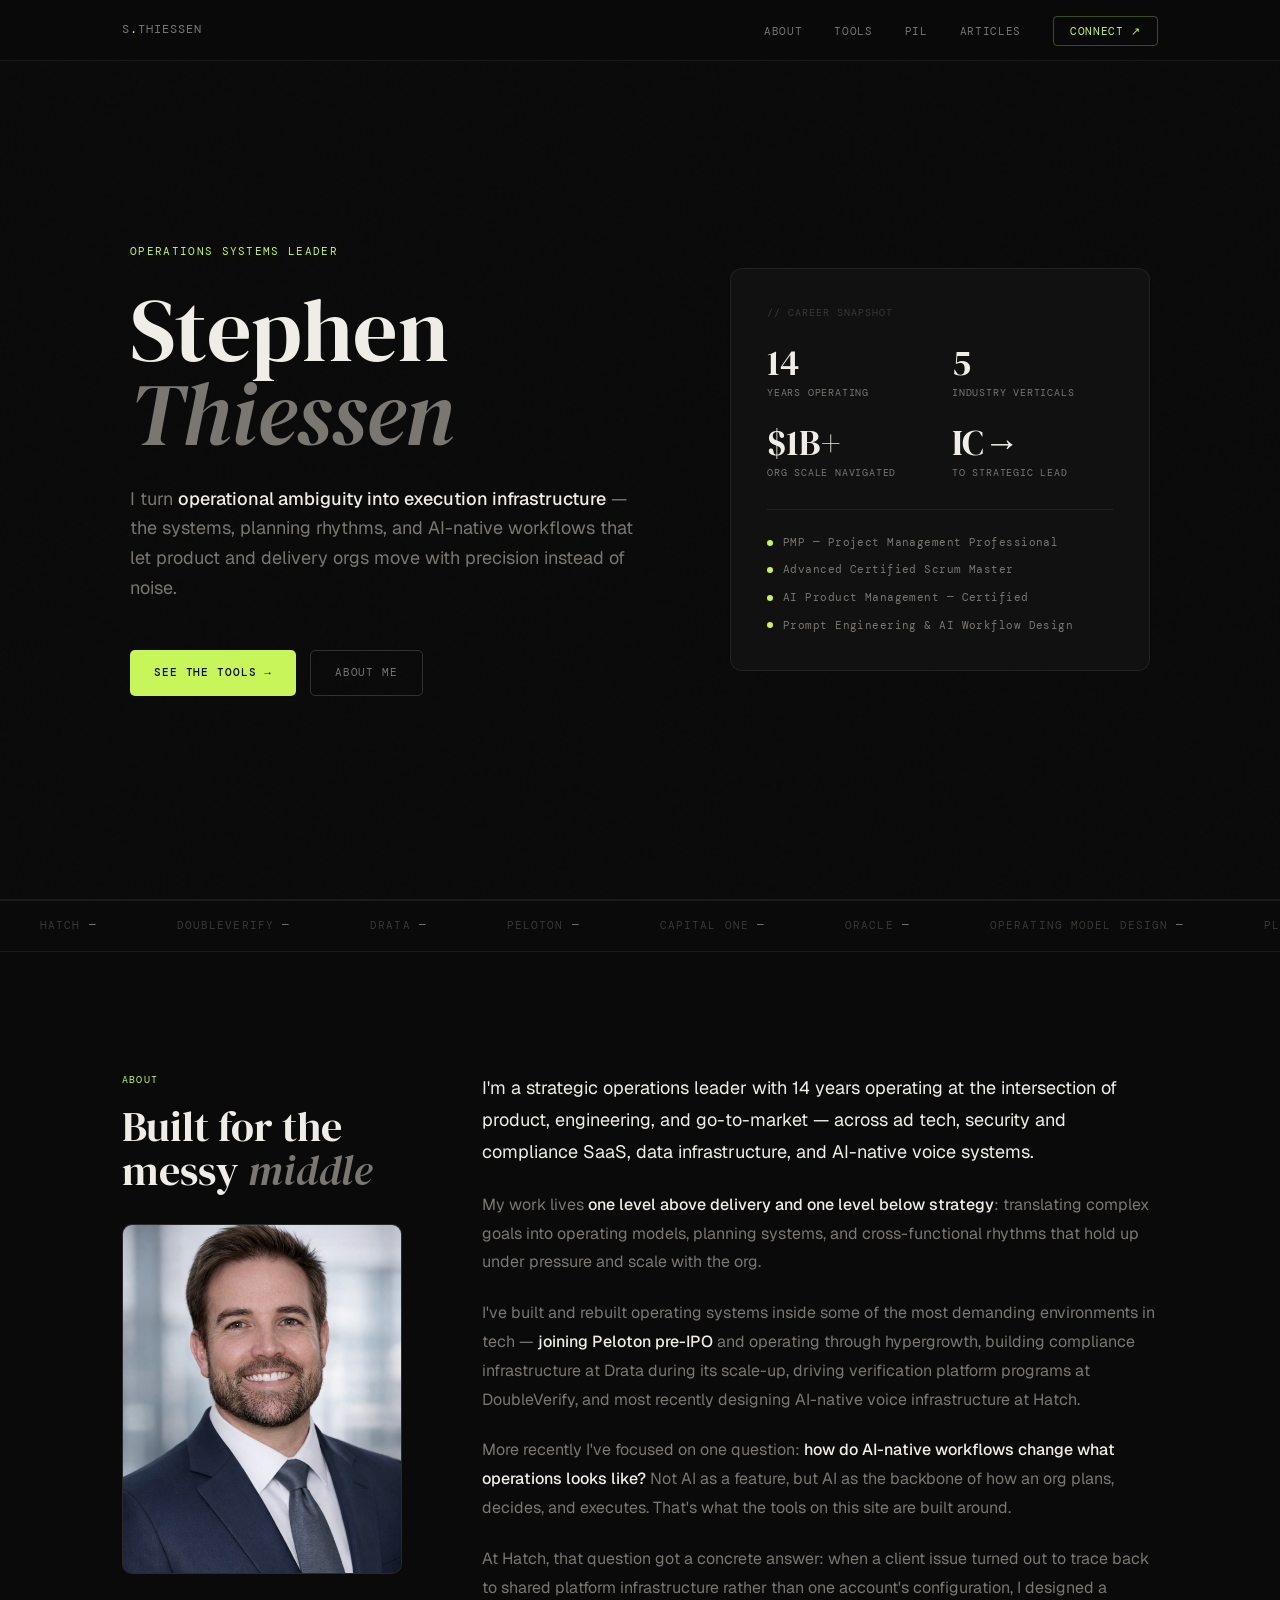
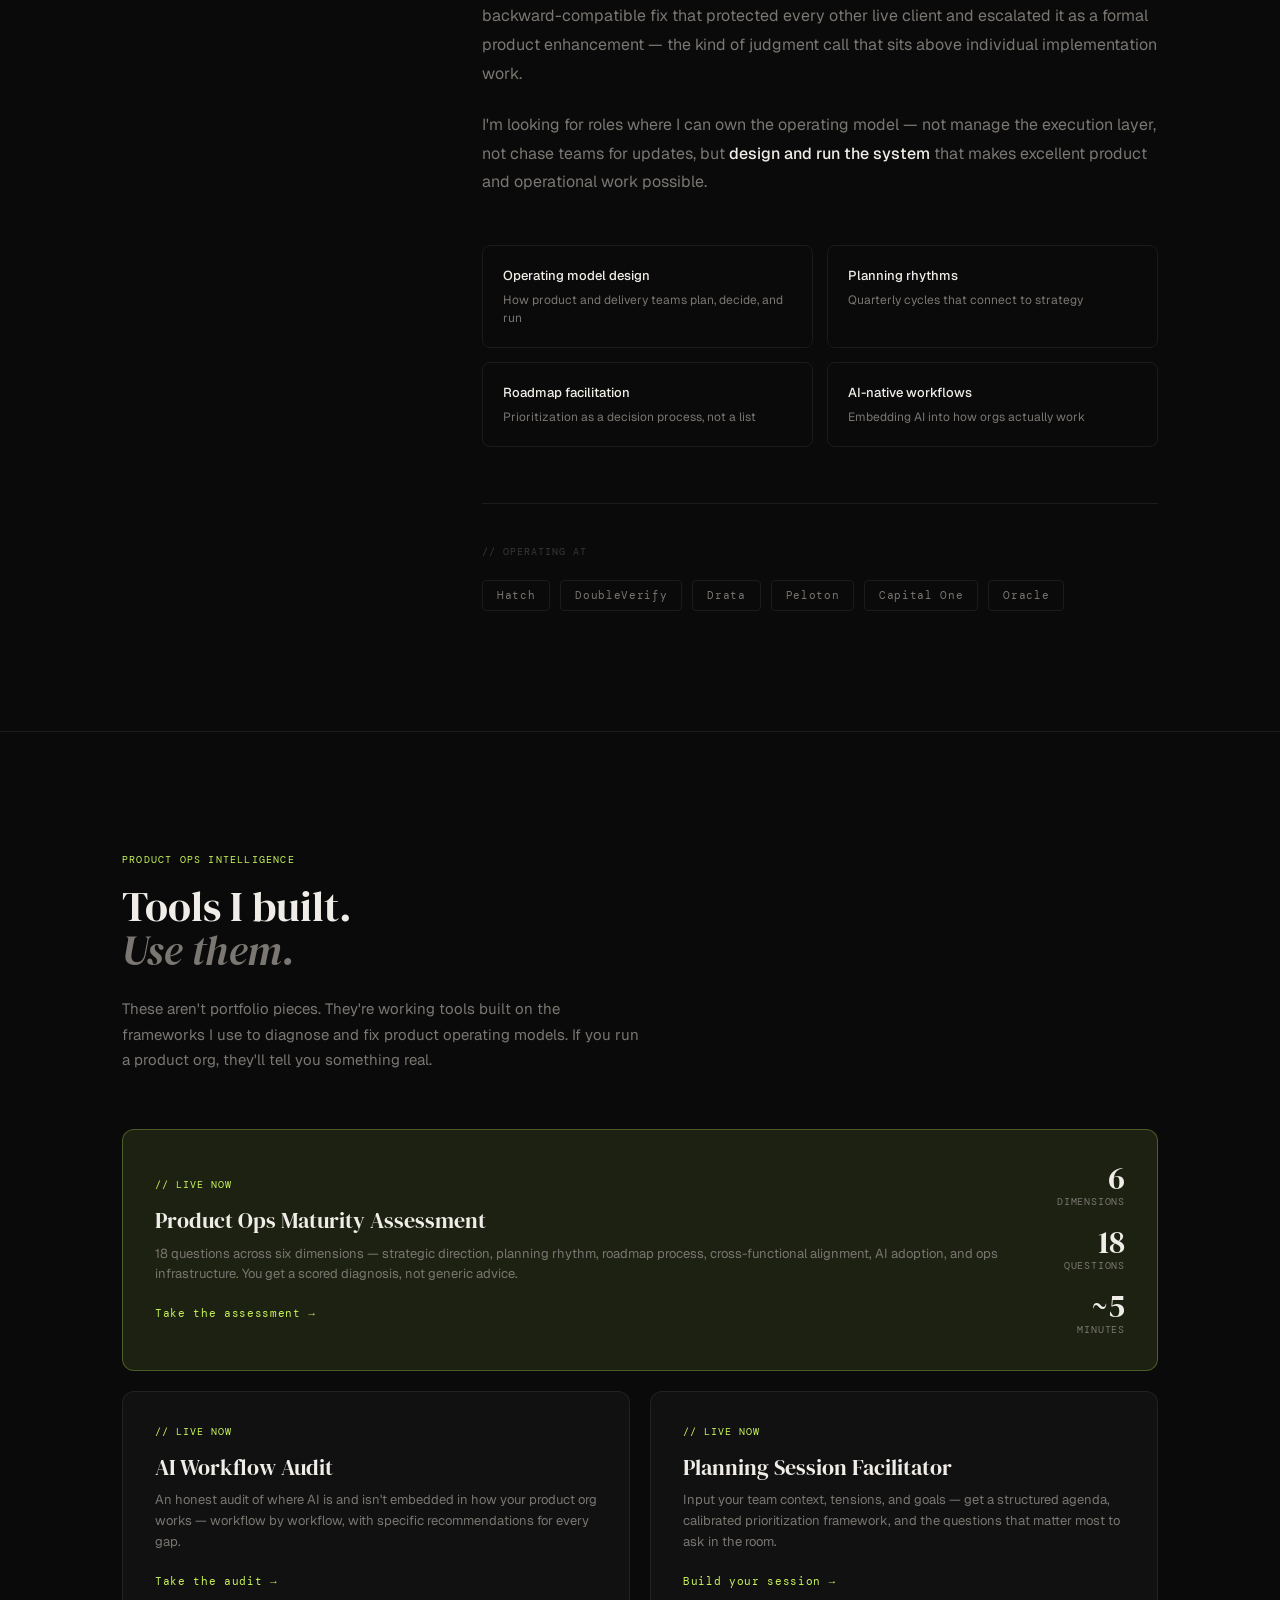
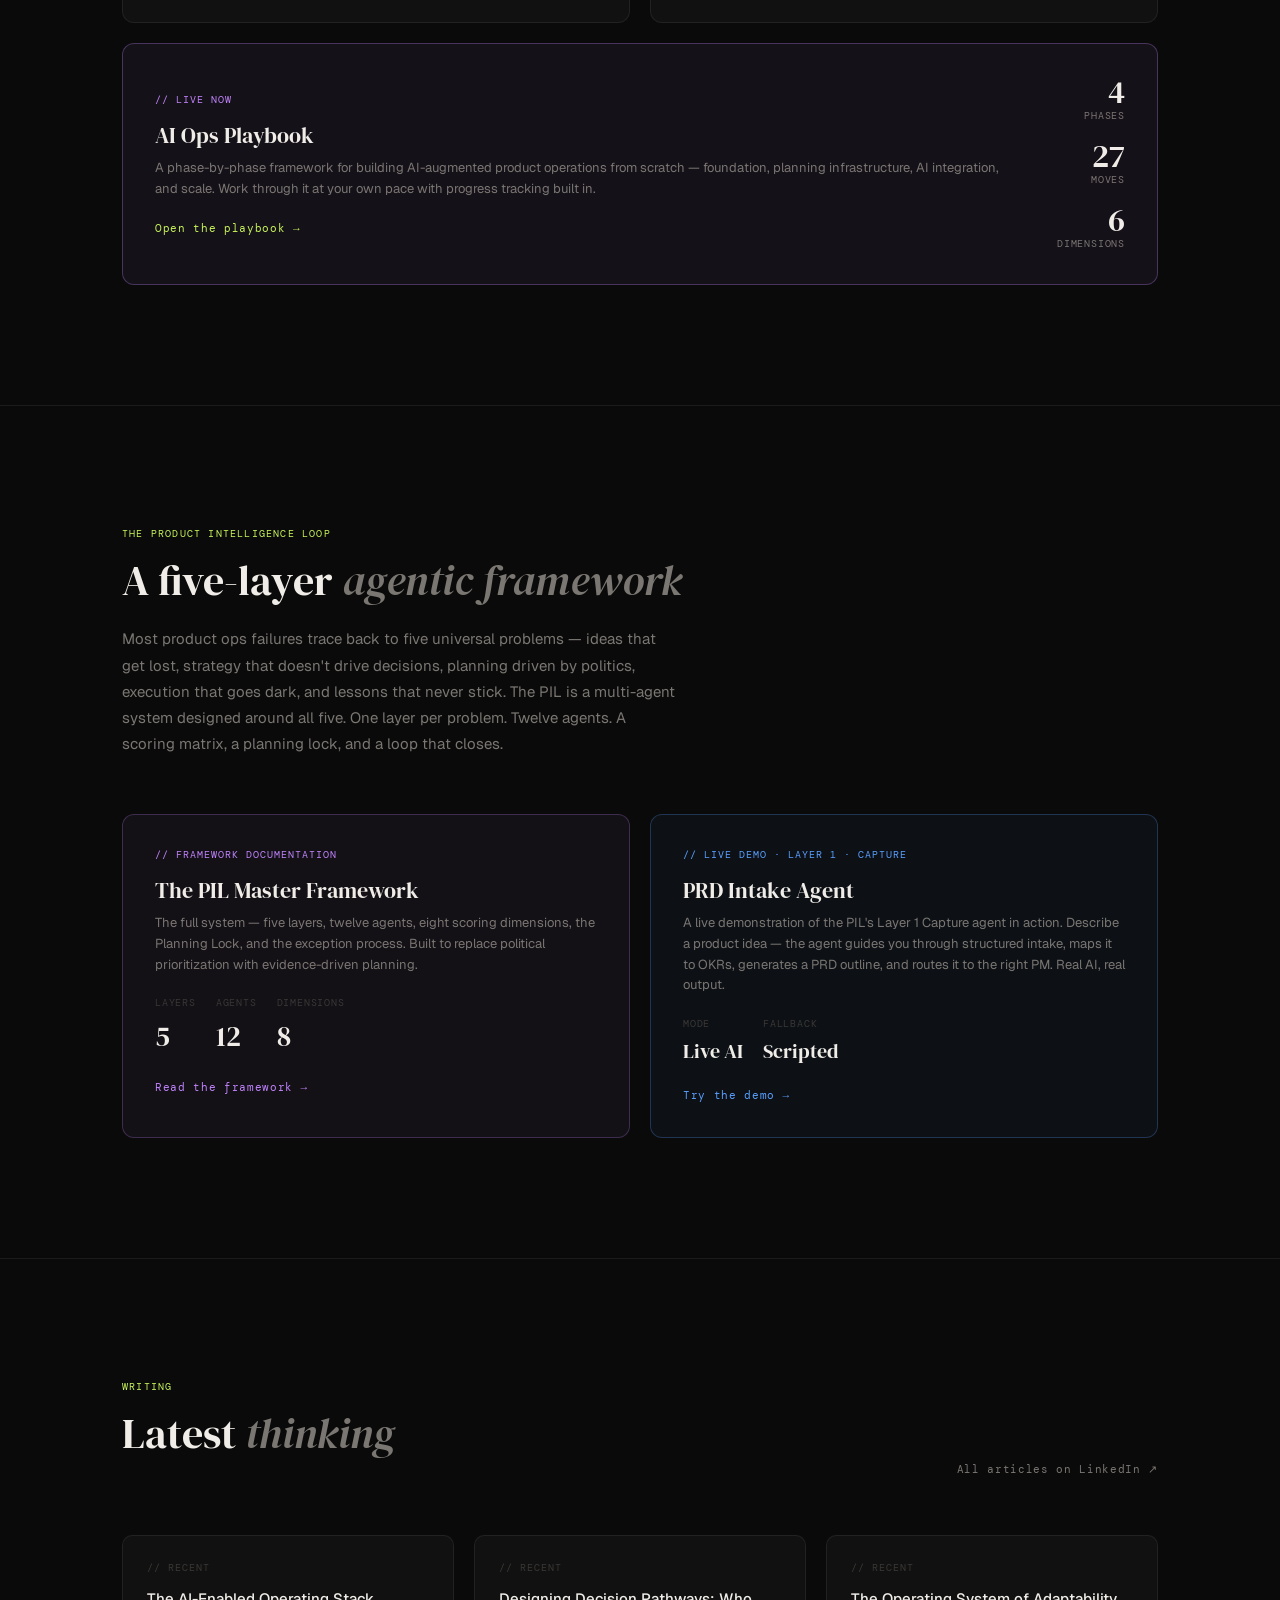
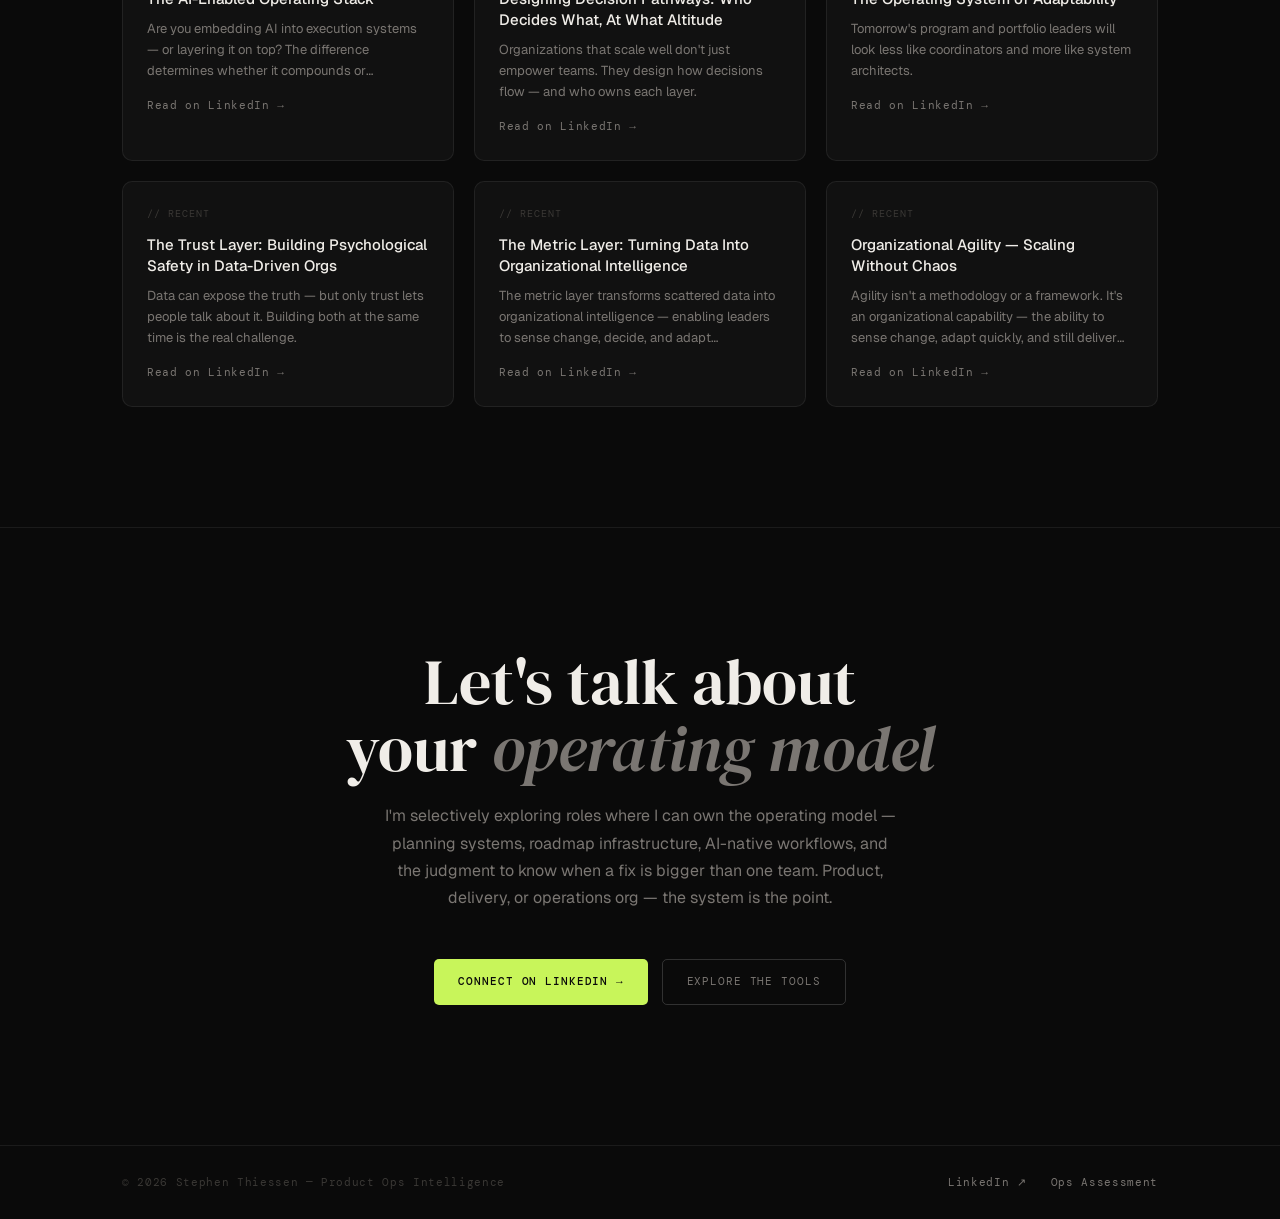
<file: index.html>
<!DOCTYPE html>
<html lang="en">
<head>
<meta charset="UTF-8">
<meta name="viewport" content="width=device-width, initial-scale=1.0">
<title>Stephen Thiessen — Operations Systems Leader</title>
<meta name="description" content="Stephen Thiessen turns operational ambiguity into execution infrastructure. 14 years designing operating systems across product, delivery, and AI-native workflows.">
<link rel="preconnect" href="https://fonts.googleapis.com">
<link rel="preconnect" href="https://fonts.gstatic.com" crossorigin>
<link href="https://fonts.googleapis.com/css2?family=DM+Serif+Display:ital@0;1&family=DM+Mono:wght@400;500&family=Geist:wght@300;400;500&display=swap" rel="stylesheet">
<style>
*, *::before, *::after { box-sizing: border-box; margin: 0; padding: 0; }
:root {
  --bg: #0a0a0a;
  --bg2: #111111;
  --bg3: #1a1a1a;
  --border: rgba(255,255,255,0.07);
  --border-hover: rgba(255,255,255,0.16);
  --text: #f0ede8;
  --text-muted: #7a7672;
  --text-dim: #3a3835;
  --accent: #c8f55a;
  --accent-dim: rgba(200,245,90,0.10);
  --accent-border: rgba(200,245,90,0.28);
  --serif: 'DM Serif Display', Georgia, serif;
  --mono: 'DM Mono', monospace;
  --sans: 'Geist', system-ui, sans-serif;
}
html { scroll-behavior: smooth; }
body {
  background: var(--bg);
  color: var(--text);
  font-family: var(--sans);
  font-size: 15px;
  line-height: 1.6;
  -webkit-font-smoothing: antialiased;
  overflow-x: hidden;
}
/* ── Grain overlay ── */
body::before {
  content: '';
  position: fixed;
  inset: 0;
  background-image: url("data:image/svg+xml,%3Csvg viewBox='0 0 256 256' xmlns='http://www.w3.org/2000/svg'%3E%3Cfilter id='noise'%3E%3CfeTurbulence type='fractalNoise' baseFrequency='0.9' numOctaves='4' stitchTiles='stitch'/%3E%3C/filter%3E%3Crect width='100%25' height='100%25' filter='url(%23noise)' opacity='0.04'/%3E%3C/svg%3E");
  pointer-events: none;
  z-index: 0;
  opacity: 0.4;
}
/* ── Nav ── */
nav {
  position: fixed;
  top: 0; left: 0; right: 0;
  z-index: 100;
  border-bottom: 1px solid var(--border);
  background: rgba(10,10,10,0.88);
  backdrop-filter: blur(16px);
}
.nav-inner {
  max-width: 1100px;
  margin: 0 auto;
  padding: 0 32px;
  height: 60px;
  display: flex;
  align-items: center;
  justify-content: space-between;
}
.nav-logo {
  font-family: var(--mono);
  font-size: 12px;
  letter-spacing: 0.08em;
  color: var(--text-muted);
  text-decoration: none;
  text-transform: uppercase;
}
.nav-logo span { color: var(--accent); }
.nav-links {
  display: flex;
  align-items: center;
  gap: 32px;
  list-style: none;
}
.nav-links a {
  font-family: var(--mono);
  font-size: 11px;
  letter-spacing: 0.06em;
  text-transform: uppercase;
  color: var(--text-muted);
  text-decoration: none;
  transition: color 0.2s;
}
.nav-links a:hover { color: var(--text); }
.nav-cta {
  font-family: var(--mono);
  font-size: 11px;
  letter-spacing: 0.06em;
  text-transform: uppercase;
  color: var(--accent) !important;
  border: 1px solid var(--accent-border);
  padding: 7px 16px;
  border-radius: 4px;
  transition: background 0.2s !important;
}
.nav-cta:hover { background: var(--accent-dim) !important; }
/* ── Sections ── */
section { position: relative; z-index: 1; }
.shell {
  max-width: 1100px;
  margin: 0 auto;
  padding: 0 32px;
}
.shell-narrow {
  max-width: 760px;
  margin: 0 auto;
  padding: 0 32px;
}
/* ── Hero ── */
#home {
  min-height: 100vh;
  display: flex;
  flex-direction: column;
  justify-content: center;
  padding: 120px 0 80px;
  border-bottom: 1px solid var(--border);
}
.hero-grid {
  max-width: 1100px;
  margin: 0 auto;
  padding: 0 32px;
  display: grid;
  grid-template-columns: 1fr 420px;
  gap: 80px;
  align-items: center;
}
.hero-eyebrow {
  font-family: var(--mono);
  font-size: 11px;
  letter-spacing: 0.12em;
  text-transform: uppercase;
  color: var(--accent);
  margin-bottom: 28px;
  opacity: 0;
  animation: fadeUp 0.6s ease 0.1s forwards;
}
.hero-name {
  font-family: var(--serif);
  font-size: clamp(52px, 7vw, 88px);
  line-height: 0.95;
  font-weight: 400;
  margin-bottom: 28px;
  opacity: 0;
  animation: fadeUp 0.6s ease 0.2s forwards;
}
.hero-name em {
  font-style: italic;
  color: var(--text-muted);
  display: block;
}
.hero-tagline {
  font-size: 18px;
  color: var(--text-muted);
  line-height: 1.65;
  max-width: 520px;
  margin-bottom: 48px;
  opacity: 0;
  animation: fadeUp 0.6s ease 0.3s forwards;
}
.hero-tagline strong {
  color: var(--text);
  font-weight: 500;
}
.hero-actions {
  display: flex;
  gap: 14px;
  flex-wrap: wrap;
  opacity: 0;
  animation: fadeUp 0.6s ease 0.4s forwards;
}
.btn-primary {
  display: inline-flex;
  align-items: center;
  gap: 8px;
  background: var(--accent);
  color: var(--bg);
  font-family: var(--mono);
  font-size: 11px;
  letter-spacing: 0.08em;
  text-transform: uppercase;
  padding: 13px 24px;
  border: none;
  border-radius: 5px;
  cursor: pointer;
  text-decoration: none;
  transition: all 0.2s;
  font-weight: 500;
}
.btn-primary:hover { background: #d4ff60; transform: translateY(-1px); }
.btn-outline {
  display: inline-flex;
  align-items: center;
  gap: 8px;
  background: transparent;
  color: var(--text-muted);
  font-family: var(--mono);
  font-size: 11px;
  letter-spacing: 0.08em;
  text-transform: uppercase;
  padding: 13px 24px;
  border: 1px solid var(--border-hover);
  border-radius: 5px;
  cursor: pointer;
  text-decoration: none;
  transition: all 0.2s;
}
.btn-outline:hover { border-color: var(--text-muted); color: var(--text); }
/* Hero right — stat card */
.hero-card {
  border: 1px solid var(--border);
  border-radius: 12px;
  background: var(--bg2);
  padding: 36px;
  opacity: 0;
  animation: fadeUp 0.6s ease 0.5s forwards;
}
.hero-card-label {
  font-family: var(--mono);
  font-size: 10px;
  letter-spacing: 0.1em;
  text-transform: uppercase;
  color: var(--text-dim);
  margin-bottom: 24px;
}
.hero-stats {
  display: grid;
  grid-template-columns: 1fr 1fr;
  gap: 24px;
  margin-bottom: 28px;
}
.hero-stat-val {
  font-family: var(--serif);
  font-size: 36px;
  color: var(--text);
  font-weight: 400;
  line-height: 1;
  margin-bottom: 4px;
}
.hero-stat-label {
  font-family: var(--mono);
  font-size: 10px;
  letter-spacing: 0.08em;
  text-transform: uppercase;
  color: var(--text-muted);
}
.hero-card-divider {
  border: none;
  border-top: 1px solid var(--border);
  margin: 0 0 24px;
}
.cert-list {
  display: flex;
  flex-direction: column;
  gap: 10px;
}
.cert-item {
  display: flex;
  align-items: center;
  gap: 10px;
}
.cert-dot {
  width: 6px;
  height: 6px;
  border-radius: 50%;
  background: var(--accent);
  flex-shrink: 0;
}
.cert-text {
  font-family: var(--mono);
  font-size: 11px;
  color: var(--text-muted);
  letter-spacing: 0.04em;
}
/* ── Ticker ── */
.ticker-wrap {
  border-top: 1px solid var(--border);
  border-bottom: 1px solid var(--border);
  padding: 16px 0;
  overflow: hidden;
  position: relative;
  z-index: 1;
}
.ticker-track {
  display: flex;
  gap: 0;
  animation: ticker 24s linear infinite;
  width: max-content;
}
.ticker-item {
  font-family: var(--mono);
  font-size: 11px;
  letter-spacing: 0.1em;
  text-transform: uppercase;
  color: var(--text-dim);
  padding: 0 40px;
  white-space: nowrap;
}
.ticker-item span { color: var(--text-muted); }
@keyframes ticker {
  from { transform: translateX(0); }
  to { transform: translateX(-50%); }
}
/* ── About ── */
#about {
  padding: 120px 0;
  border-bottom: 1px solid var(--border);
}
.about-grid {
  display: grid;
  grid-template-columns: 280px 1fr;
  gap: 80px;
  align-items: start;
}
.about-left { position: sticky; top: 80px; }
.section-eyebrow {
  font-family: var(--mono);
  font-size: 10px;
  letter-spacing: 0.12em;
  text-transform: uppercase;
  color: var(--accent);
  margin-bottom: 16px;
}
.section-title {
  font-family: var(--serif);
  font-size: 42px;
  font-weight: 400;
  line-height: 1.05;
  color: var(--text);
  margin-bottom: 24px;
}
.section-title em { font-style: italic; color: var(--text-muted); }
.about-photo-wrap {
  margin-top: 32px;
  border-radius: 10px;
  overflow: hidden;
  border: 1px solid var(--border);
  aspect-ratio: 4/5;
  background: var(--bg3);
  display: flex;
  align-items: center;
  justify-content: center;
}
.about-photo-wrap img {
  width: 100%;
  height: 100%;
  object-fit: cover;
  display: block;
  filter: grayscale(20%) contrast(1.05);
}
.photo-placeholder {
  font-family: var(--mono);
  font-size: 11px;
  color: var(--text-dim);
  letter-spacing: 0.06em;
  text-align: center;
  padding: 20px;
}
.about-body p {
  font-size: 16px;
  color: var(--text-muted);
  line-height: 1.8;
  margin-bottom: 22px;
}
.about-body p strong { color: var(--text); font-weight: 500; }
.about-body p:first-child { font-size: 18px; color: var(--text); }
.pillars {
  display: grid;
  grid-template-columns: 1fr 1fr;
  gap: 14px;
  margin-top: 48px;
}
.pillar {
  border: 1px solid var(--border);
  border-radius: 8px;
  padding: 20px;
  transition: border-color 0.2s;
}
.pillar:hover { border-color: var(--border-hover); }
.pillar-title {
  font-size: 13px;
  font-weight: 500;
  color: var(--text);
  margin-bottom: 4px;
}
.pillar-sub {
  font-size: 12px;
  color: var(--text-muted);
  line-height: 1.5;
}
/* Companies */
.companies {
  margin-top: 56px;
  padding-top: 40px;
  border-top: 1px solid var(--border);
}
.companies-label {
  font-family: var(--mono);
  font-size: 10px;
  letter-spacing: 0.1em;
  text-transform: uppercase;
  color: var(--text-dim);
  margin-bottom: 20px;
}
.company-list {
  display: flex;
  flex-wrap: wrap;
  gap: 10px;
}
.company-tag {
  font-family: var(--mono);
  font-size: 11px;
  letter-spacing: 0.06em;
  color: var(--text-muted);
  border: 1px solid var(--border);
  border-radius: 4px;
  padding: 6px 14px;
  transition: all 0.2s;
}
.company-tag:hover { border-color: var(--border-hover); color: var(--text); }
/* ── Tools ── */
#tools {
  padding: 120px 0;
  border-bottom: 1px solid var(--border);
}
.tools-header {
  margin-bottom: 56px;
}
.tools-grid {
  display: grid;
  grid-template-columns: 1fr 1fr;
  gap: 20px;
}
.tool-card {
  border: 1px solid var(--border);
  border-radius: 12px;
  padding: 32px;
  background: var(--bg2);
  text-decoration: none;
  display: block;
  transition: all 0.2s;
  position: relative;
  overflow: hidden;
}
.tool-card::before {
  content: '';
  position: absolute;
  top: 0; left: 0; right: 0;
  height: 2px;
  background: var(--accent);
  transform: scaleX(0);
  transform-origin: left;
  transition: transform 0.3s ease;
}
.tool-card:hover { border-color: var(--border-hover); transform: translateY(-2px); }
.tool-card:hover::before { transform: scaleX(1); }
.tool-card.soon { opacity: 0.5; cursor: default; }
.tool-card.soon:hover { transform: none; }
.tool-card.soon::before { display: none; }
.tool-card-eyebrow {
  font-family: var(--mono);
  font-size: 10px;
  letter-spacing: 0.1em;
  text-transform: uppercase;
  color: var(--accent);
  margin-bottom: 14px;
}
.tool-card.soon .tool-card-eyebrow { color: var(--text-dim); }
.tool-card-title {
  font-family: var(--serif);
  font-size: 22px;
  font-weight: 400;
  color: var(--text);
  margin-bottom: 10px;
  line-height: 1.2;
}
.tool-card-desc {
  font-size: 13px;
  color: var(--text-muted);
  line-height: 1.6;
  margin-bottom: 20px;
}
.tool-card-link {
  font-family: var(--mono);
  font-size: 11px;
  letter-spacing: 0.06em;
  color: var(--accent);
}
.tool-card.soon .tool-card-link { color: var(--text-dim); }
/* Featured tool — full width */
.tool-card.featured {
  grid-column: 1 / -1;
  display: grid;
  grid-template-columns: 1fr auto;
  gap: 40px;
  align-items: center;
  border-color: var(--accent-border);
  background: var(--accent-dim);
}
.tool-card.featured:hover { border-color: rgba(200,245,90,0.5); }
.tool-featured-stats {
  display: flex;
  flex-direction: column;
  gap: 16px;
  text-align: right;
  flex-shrink: 0;
}
.tool-stat-val {
  font-family: var(--serif);
  font-size: 32px;
  color: var(--text);
  font-weight: 400;
  line-height: 1;
}
.tool-stat-label {
  font-family: var(--mono);
  font-size: 10px;
  letter-spacing: 0.08em;
  text-transform: uppercase;
  color: var(--text-muted);
}
/* ── Articles ── */
#articles {
  padding: 120px 0;
  border-bottom: 1px solid var(--border);
}
.articles-header {
  display: flex;
  align-items: flex-end;
  justify-content: space-between;
  margin-bottom: 56px;
  flex-wrap: wrap;
  gap: 20px;
}
.articles-link {
  font-family: var(--mono);
  font-size: 11px;
  letter-spacing: 0.06em;
  color: var(--text-muted);
  text-decoration: none;
  transition: color 0.2s;
}
.articles-link:hover { color: var(--accent); }
.articles-grid {
  display: grid;
  grid-template-columns: repeat(3, 1fr);
  gap: 20px;
}
.article-card {
  border: 1px solid var(--border);
  border-radius: 10px;
  padding: 24px;
  background: var(--bg2);
  text-decoration: none;
  display: block;
  transition: all 0.2s;
}
.article-card:hover { border-color: var(--border-hover); transform: translateY(-2px); }
.article-tag {
  font-family: var(--mono);
  font-size: 10px;
  letter-spacing: 0.1em;
  text-transform: uppercase;
  color: var(--text-dim);
  margin-bottom: 12px;
}
.article-title {
  font-size: 15px;
  font-weight: 500;
  color: var(--text);
  line-height: 1.4;
  margin-bottom: 10px;
}
.article-excerpt {
  font-size: 13px;
  color: var(--text-muted);
  line-height: 1.6;
  margin-bottom: 16px;
  display: -webkit-box;
  -webkit-line-clamp: 3;
  -webkit-box-orient: vertical;
  overflow: hidden;
}
.article-read {
  font-family: var(--mono);
  font-size: 11px;
  letter-spacing: 0.06em;
  color: var(--text-muted);
  transition: color 0.2s;
}
.article-card:hover .article-read { color: var(--accent); }
/* Loading state */
.articles-loading {
  grid-column: 1 / -1;
  text-align: center;
  padding: 60px 0;
  font-family: var(--mono);
  font-size: 11px;
  color: var(--text-dim);
  letter-spacing: 0.08em;
  text-transform: uppercase;
}
/* ── Connect ── */
#connect {
  padding: 120px 0 140px;
}
.connect-inner {
  max-width: 760px;
  margin: 0 auto;
  padding: 0 32px;
  text-align: center;
}
.connect-title {
  font-family: var(--serif);
  font-size: clamp(40px, 6vw, 64px);
  font-weight: 400;
  line-height: 1.05;
  margin-bottom: 20px;
}
.connect-title em { font-style: italic; color: var(--text-muted); }
.connect-sub {
  font-size: 16px;
  color: var(--text-muted);
  line-height: 1.7;
  margin-bottom: 48px;
  max-width: 520px;
  margin-left: auto;
  margin-right: auto;
}
.connect-actions {
  display: flex;
  gap: 14px;
  justify-content: center;
  flex-wrap: wrap;
}
/* ── Footer ── */
footer {
  border-top: 1px solid var(--border);
  padding: 28px 0;
  position: relative;
  z-index: 1;
}
.footer-inner {
  max-width: 1100px;
  margin: 0 auto;
  padding: 0 32px;
  display: flex;
  align-items: center;
  justify-content: space-between;
  flex-wrap: wrap;
  gap: 12px;
}
.footer-text {
  font-family: var(--mono);
  font-size: 11px;
  color: var(--text-dim);
  letter-spacing: 0.06em;
}
.footer-links {
  display: flex;
  gap: 24px;
}
.footer-link {
  font-family: var(--mono);
  font-size: 11px;
  color: var(--text-muted);
  text-decoration: none;
  letter-spacing: 0.06em;
  transition: color 0.2s;
}
.footer-link:hover { color: var(--accent); }
/* ── Animations ── */
@keyframes fadeUp {
  from { opacity: 0; transform: translateY(20px); }
  to { opacity: 1; transform: translateY(0); }
}
.reveal {
  opacity: 0;
  transform: translateY(24px);
  transition: opacity 0.6s ease, transform 0.6s ease;
}
.reveal.visible {
  opacity: 1;
  transform: translateY(0);
}
/* ── Mobile ── */
@media (max-width: 900px) {
  .hero-grid { grid-template-columns: 1fr; gap: 48px; }
  .hero-card { display: none; }
  .about-grid { grid-template-columns: 1fr; gap: 48px; }
  .about-left { position: static; }
  .about-photo-wrap { max-width: 280px; }
  .tools-grid { grid-template-columns: 1fr; }
  .tool-card.featured { grid-template-columns: 1fr; }
  .tool-featured-stats { flex-direction: row; text-align: left; }
  .articles-grid { grid-template-columns: 1fr 1fr; }
}
@media (max-width: 600px) {
  .shell, .shell-narrow { padding: 0 20px; }
  .nav-inner { padding: 0 20px; }
  .hero-grid { padding: 0 20px; }
  .hero-grid { padding: 0 20px; }
  nav .nav-links li:not(:last-child) { display: none; }
  .articles-grid { grid-template-columns: 1fr; }
  .pillars { grid-template-columns: 1fr; }
  .section-title { font-size: 34px; }
  .connect-title { font-size: 34px; }
}
</style>
</head>
<body>
<!-- NAV -->
<nav>
  <div class="nav-inner">
    <a href="#home" class="nav-logo">S<span>.</span>Thiessen</a>
    <ul class="nav-links">
      <li><a href="#about">About</a></li>
      <li><a href="#tools">Tools</a></li>
      <li><a href="#pil">PIL</a></li>
      <li><a href="#articles">Articles</a></li>
      <li><a href="https://www.linkedin.com/in/stephenthiessen" target="_blank" class="nav-cta">Connect ↗</a></li>
    </ul>
  </div>
</nav>
<!-- HERO -->
<section id="home">
  <div class="hero-grid">
    <div class="hero-left">
      <div class="hero-eyebrow">Operations Systems Leader</div>
      <h1 class="hero-name">
        Stephen<br>
        <em>Thiessen</em>
      </h1>
      <p class="hero-tagline">
        I turn <strong>operational ambiguity into execution infrastructure</strong> — the systems, planning rhythms, and AI-native workflows that let product and delivery orgs move with precision instead of noise.
      </p>
      <div class="hero-actions">
        <a href="#tools" class="btn-primary">See the tools →</a>
        <a href="#about" class="btn-outline">About me</a>
      </div>
    </div>
    <div class="hero-card">
      <div class="hero-card-label">// Career snapshot</div>
      <div class="hero-stats">
        <div>
          <div class="hero-stat-val">14</div>
          <div class="hero-stat-label">Years operating</div>
        </div>
        <div>
          <div class="hero-stat-val">5</div>
          <div class="hero-stat-label">Industry verticals</div>
        </div>
        <div>
          <div class="hero-stat-val">$1B+</div>
          <div class="hero-stat-label">Org scale navigated</div>
        </div>
        <div>
          <div class="hero-stat-val">IC→</div>
          <div class="hero-stat-label">To strategic lead</div>
        </div>
      </div>
      <hr class="hero-card-divider">
      <div class="cert-list">
        <div class="cert-item">
          <div class="cert-dot"></div>
          <span class="cert-text">PMP — Project Management Professional</span>
        </div>
        <div class="cert-item">
          <div class="cert-dot"></div>
          <span class="cert-text">Advanced Certified Scrum Master</span>
        </div>
        <div class="cert-item">
          <div class="cert-dot"></div>
          <span class="cert-text">AI Product Management — Certified</span>
        </div>
        <div class="cert-item">
          <div class="cert-dot"></div>
          <span class="cert-text">Prompt Engineering & AI Workflow Design</span>
        </div>
      </div>
    </div>
  </div>
</section>
<!-- TICKER -->
<div class="ticker-wrap">
  <div class="ticker-track">
    <span class="ticker-item">Hatch <span>—</span></span>
    <span class="ticker-item">DoubleVerify <span>—</span></span>
    <span class="ticker-item">Drata <span>—</span></span>
    <span class="ticker-item">Peloton <span>—</span></span>
    <span class="ticker-item">Capital One <span>—</span></span>
    <span class="ticker-item">Oracle <span>—</span></span>
    <span class="ticker-item">Operating Model Design <span>—</span></span>
    <span class="ticker-item">Planning Rhythms <span>—</span></span>
    <span class="ticker-item">Roadmap Facilitation <span>—</span></span>
    <span class="ticker-item">AI-Native Workflows <span>—</span></span>
    <span class="ticker-item">Cross-Functional Alignment <span>—</span></span>
    <span class="ticker-item">Hatch <span>—</span></span>
    <span class="ticker-item">DoubleVerify <span>—</span></span>
    <span class="ticker-item">Drata <span>—</span></span>
    <span class="ticker-item">Peloton <span>—</span></span>
    <span class="ticker-item">Capital One <span>—</span></span>
    <span class="ticker-item">Oracle <span>—</span></span>
    <span class="ticker-item">Operating Model Design <span>—</span></span>
    <span class="ticker-item">Planning Rhythms <span>—</span></span>
    <span class="ticker-item">Roadmap Facilitation <span>—</span></span>
    <span class="ticker-item">AI-Native Workflows <span>—</span></span>
    <span class="ticker-item">Cross-Functional Alignment <span>—</span></span>
  </div>
</div>
<!-- ABOUT -->
<section id="about">
  <div class="shell">
    <div class="about-grid">
      <div class="about-left reveal">
        <div class="section-eyebrow">About</div>
        <div class="section-title">Built for the<br>messy <em>middle</em></div>
        <div class="about-photo-wrap">
          <img src="profile.jpg" alt="Stephen Thiessen" onerror="this.style.display='none'; this.nextElementSibling.style.display='flex';">
          <div class="photo-placeholder" style="display:none;">profile.jpg</div>
        </div>
      </div>
      <div class="about-body reveal">
        <p>I'm a strategic operations leader with 14 years operating at the intersection of product, engineering, and go-to-market — across ad tech, security and compliance SaaS, data infrastructure, and AI-native voice systems.</p>
        <p>My work lives <strong>one level above delivery and one level below strategy</strong>: translating complex goals into operating models, planning systems, and cross-functional rhythms that hold up under pressure and scale with the org.</p>
        <p>I've built and rebuilt operating systems inside some of the most demanding environments in tech — <strong>joining Peloton pre-IPO</strong> and operating through hypergrowth, building compliance infrastructure at Drata during its scale-up, driving verification platform programs at DoubleVerify, and most recently designing AI-native voice infrastructure at Hatch.</p>
        <p>More recently I've focused on one question: <strong>how do AI-native workflows change what operations looks like?</strong> Not AI as a feature, but AI as the backbone of how an org plans, decides, and executes. That's what the tools on this site are built around.</p>
        <p>At Hatch, that question got a concrete answer: when a client issue turned out to trace back to shared platform infrastructure rather than one account's configuration, I designed a backward-compatible fix that protected every other live client and escalated it as a formal product enhancement — the kind of judgment call that sits above individual implementation work.</p>
        <p>I'm looking for roles where I can own the operating model — not manage the execution layer, not chase teams for updates, but <strong>design and run the system</strong> that makes excellent product and operational work possible.</p>
        <div class="pillars">
          <div class="pillar">
            <div class="pillar-title">Operating model design</div>
            <div class="pillar-sub">How product and delivery teams plan, decide, and run</div>
          </div>
          <div class="pillar">
            <div class="pillar-title">Planning rhythms</div>
            <div class="pillar-sub">Quarterly cycles that connect to strategy</div>
          </div>
          <div class="pillar">
            <div class="pillar-title">Roadmap facilitation</div>
            <div class="pillar-sub">Prioritization as a decision process, not a list</div>
          </div>
          <div class="pillar">
            <div class="pillar-title">AI-native workflows</div>
            <div class="pillar-sub">Embedding AI into how orgs actually work</div>
          </div>
        </div>
        <div class="companies">
          <div class="companies-label">// Operating at</div>
          <div class="company-list">
            <span class="company-tag">Hatch</span>
            <span class="company-tag">DoubleVerify</span>
            <span class="company-tag">Drata</span>
            <span class="company-tag">Peloton</span>
            <span class="company-tag">Capital One</span>
            <span class="company-tag">Oracle</span>
          </div>
        </div>
      </div>
    </div>
  </div>
</section>
<!-- TOOLS -->
<section id="tools">
  <div class="shell">
    <div class="tools-header reveal">
      <div class="section-eyebrow">Product Ops Intelligence</div>
      <div class="section-title">Tools I built.<br><em>Use them.</em></div>
      <p style="font-size:15px; color:var(--text-muted); max-width:520px; margin-top:16px; line-height:1.7;">These aren't portfolio pieces. They're working tools built on the frameworks I use to diagnose and fix product operating models. If you run a product org, they'll tell you something real.</p>
    </div>
    <div class="tools-grid">
      <!-- Featured -->
      <a href="./ops-assessment/" class="tool-card featured reveal">
        <div>
          <div class="tool-card-eyebrow">// Live now</div>
          <div class="tool-card-title">Product Ops Maturity Assessment</div>
          <div class="tool-card-desc">18 questions across six dimensions — strategic direction, planning rhythm, roadmap process, cross-functional alignment, AI adoption, and ops infrastructure. You get a scored diagnosis, not generic advice.</div>
          <div class="tool-card-link">Take the assessment →</div>
        </div>
        <div class="tool-featured-stats">
          <div>
            <div class="tool-stat-val">6</div>
            <div class="tool-stat-label">Dimensions</div>
          </div>
          <div>
            <div class="tool-stat-val">18</div>
            <div class="tool-stat-label">Questions</div>
          </div>
          <div>
            <div class="tool-stat-val">~5</div>
            <div class="tool-stat-label">Minutes</div>
          </div>
        </div>
      </a>
      <!-- Coming soon cards -->
      <a href="./ai-workflow-audit/" class="tool-card reveal">
        <div class="tool-card-eyebrow">// Live now</div>
        <div class="tool-card-title">AI Workflow Audit</div>
        <div class="tool-card-desc">An honest audit of where AI is and isn't embedded in how your product org works — workflow by workflow, with specific recommendations for every gap.</div>
        <div class="tool-card-link">Take the audit →</div>
      </a>
      <a href="./planning-facilitator/" class="tool-card reveal">
        <div class="tool-card-eyebrow">// Live now</div>
        <div class="tool-card-title">Planning Session Facilitator</div>
        <div class="tool-card-desc">Input your team context, tensions, and goals — get a structured agenda, calibrated prioritization framework, and the questions that matter most to ask in the room.</div>
        <div class="tool-card-link">Build your session →</div>
      </a>
      <a href="./ai-ops-playbook/" class="tool-card featured reveal" style="border-color: rgba(192,132,252,0.3); background: rgba(192,132,252,0.06);">
        <div>
          <div class="tool-card-eyebrow" style="color:#c084fc;">// Live now</div>
          <div class="tool-card-title">AI Ops Playbook</div>
          <div class="tool-card-desc">A phase-by-phase framework for building AI-augmented product operations from scratch — foundation, planning infrastructure, AI integration, and scale. Work through it at your own pace with progress tracking built in.</div>
          <div class="tool-card-link">Open the playbook →</div>
        </div>
        <div class="tool-featured-stats">
          <div>
            <div class="tool-stat-val">4</div>
            <div class="tool-stat-label">Phases</div>
          </div>
          <div>
            <div class="tool-stat-val">27</div>
            <div class="tool-stat-label">Moves</div>
          </div>
          <div>
            <div class="tool-stat-val">6</div>
            <div class="tool-stat-label">Dimensions</div>
          </div>
        </div>
      </a>
    </div>
  </div>
</section>
<!-- PIL -->
<section id="pil" style="padding: 120px 0; border-bottom: 1px solid var(--border);">
  <div class="shell">
    <div class="reveal" style="margin-bottom: 56px;">
      <div class="section-eyebrow">The Product Intelligence Loop</div>
      <div class="section-title">A five-layer <em>agentic framework</em></div>
      <p style="font-size:15px; color:var(--text-muted); max-width:560px; margin-top:16px; line-height:1.75;">Most product ops failures trace back to five universal problems — ideas that get lost, strategy that doesn't drive decisions, planning driven by politics, execution that goes dark, and lessons that never stick. The PIL is a multi-agent system designed around all five. One layer per problem. Twelve agents. A scoring matrix, a planning lock, and a loop that closes.</p>
    </div>
    <div style="display:grid; grid-template-columns:1fr 1fr; gap:20px;">
      <a href="./pil-framework/" class="tool-card reveal" style="border-color:rgba(192,132,252,0.25); background:rgba(192,132,252,0.05);">
        <div class="tool-card-eyebrow" style="color:#c084fc;">// Framework documentation</div>
        <div class="tool-card-title">The PIL Master Framework</div>
        <div class="tool-card-desc" style="margin-bottom:20px;">The full system — five layers, twelve agents, eight scoring dimensions, the Planning Lock, and the exception process. Built to replace political prioritization with evidence-driven planning.</div>
        <div style="display:flex; gap:20px; margin-bottom:20px; flex-wrap:wrap;">
          <div><div style="font-family:var(--mono);font-size:10px;color:var(--text-dim);text-transform:uppercase;letter-spacing:0.08em;margin-bottom:3px;">Layers</div><div style="font-family:var(--serif);font-size:28px;font-weight:400;color:var(--text);">5</div></div>
          <div><div style="font-family:var(--mono);font-size:10px;color:var(--text-dim);text-transform:uppercase;letter-spacing:0.08em;margin-bottom:3px;">Agents</div><div style="font-family:var(--serif);font-size:28px;font-weight:400;color:var(--text);">12</div></div>
          <div><div style="font-family:var(--mono);font-size:10px;color:var(--text-dim);text-transform:uppercase;letter-spacing:0.08em;margin-bottom:3px;">Dimensions</div><div style="font-family:var(--serif);font-size:28px;font-weight:400;color:var(--text);">8</div></div>
        </div>
        <div class="tool-card-link" style="color:#c084fc;">Read the framework →</div>
      </a>
      <a href="./pil-demo/" class="tool-card reveal" style="border-color:rgba(90,159,255,0.25); background:rgba(90,159,255,0.05);">
        <div class="tool-card-eyebrow" style="color:#5a9fff;">// Live demo · Layer 1 · Capture</div>
        <div class="tool-card-title">PRD Intake Agent</div>
        <div class="tool-card-desc" style="margin-bottom:20px;">A live demonstration of the PIL's Layer 1 Capture agent in action. Describe a product idea — the agent guides you through structured intake, maps it to OKRs, generates a PRD outline, and routes it to the right PM. Real AI, real output.</div>
        <div style="display:flex; gap:20px; margin-bottom:20px; flex-wrap:wrap;">
          <div><div style="font-family:var(--mono);font-size:10px;color:var(--text-dim);text-transform:uppercase;letter-spacing:0.08em;margin-bottom:3px;">Mode</div><div style="font-family:var(--serif);font-size:20px;font-weight:400;color:var(--text);">Live AI</div></div>
          <div><div style="font-family:var(--mono);font-size:10px;color:var(--text-dim);text-transform:uppercase;letter-spacing:0.08em;margin-bottom:3px;">Fallback</div><div style="font-family:var(--serif);font-size:20px;font-weight:400;color:var(--text);">Scripted</div></div>
        </div>
        <div class="tool-card-link" style="color:#5a9fff;">Try the demo →</div>
      </a>
    </div>
  </div>
</section>
<!-- ARTICLES -->
<section id="articles">
  <div class="shell">
    <div class="articles-header reveal">
      <div>
        <div class="section-eyebrow">Writing</div>
        <div class="section-title">Latest <em>thinking</em></div>
      </div>
      <a href="https://www.linkedin.com/in/stephenthiessen" target="_blank" class="articles-link">All articles on LinkedIn ↗</a>
    </div>
    <div class="articles-grid" id="articles-grid">
      <div class="articles-loading">Loading articles from LinkedIn...</div>
    </div>
  </div>
</section>
<!-- CONNECT -->
<section id="connect">
  <div class="connect-inner">
    <div class="reveal">
      <h2 class="connect-title">Let's talk about<br>your <em>operating model</em></h2>
      <p class="connect-sub">I'm selectively exploring roles where I can own the operating model — planning systems, roadmap infrastructure, AI-native workflows, and the judgment to know when a fix is bigger than one team. Product, delivery, or operations org — the system is the point.</p>
      <div class="connect-actions">
        <a href="https://www.linkedin.com/in/stephenthiessen" target="_blank" class="btn-primary">Connect on LinkedIn →</a>
        <a href="#tools" class="btn-outline">Explore the tools</a>
      </div>
    </div>
  </div>
</section>
<!-- FOOTER -->
<footer>
  <div class="footer-inner">
    <span class="footer-text">© 2026 Stephen Thiessen — Product Ops Intelligence</span>
    <div class="footer-links">
      <a href="https://www.linkedin.com/in/stephenthiessen" target="_blank" class="footer-link">LinkedIn ↗</a>
      <a href="./ops-assessment/" class="footer-link">Ops Assessment</a>
    </div>
  </div>
</footer>
<script>
/* ── Scroll reveal ── */
const revealEls = document.querySelectorAll('.reveal');
const observer = new IntersectionObserver((entries) => {
  entries.forEach((e, i) => {
    if (e.isIntersecting) {
      setTimeout(() => e.target.classList.add('visible'), i * 80);
      observer.unobserve(e.target);
    }
  });
}, { threshold: 0.1 });
revealEls.forEach(el => observer.observe(el));
/* ── Articles — LinkedIn RSS via rss2json ── */
const LINKEDIN_URL = 'https://www.linkedin.com/in/stephenthiessen/recent-activity/articles/';
const RSS2JSON = 'https://api.rss2json.com/v1/api.json?rss_url=';
const FALLBACK_ARTICLES = [
  {
    title: 'The AI-Enabled Operating Stack',
    excerpt: 'Are you embedding AI into execution systems — or layering it on top? The difference determines whether it compounds or complicates.',
    link: 'https://www.linkedin.com/in/stephenthiessen'
  },
  {
    title: 'Designing Decision Pathways: Who Decides What, At What Altitude',
    excerpt: 'Organizations that scale well don\'t just empower teams. They design how decisions flow — and who owns each layer.',
    link: 'https://www.linkedin.com/in/stephenthiessen'
  },
  {
    title: 'The Operating System of Adaptability',
    excerpt: 'Tomorrow\'s program and portfolio leaders will look less like coordinators and more like system architects.',
    link: 'https://www.linkedin.com/in/stephenthiessen'
  },
  {
    title: 'The Trust Layer: Building Psychological Safety in Data-Driven Orgs',
    excerpt: 'Data can expose the truth — but only trust lets people talk about it. Building both at the same time is the real challenge.',
    link: 'https://www.linkedin.com/in/stephenthiessen'
  },
  {
    title: 'The Metric Layer: Turning Data Into Organizational Intelligence',
    excerpt: 'The metric layer transforms scattered data into organizational intelligence — enabling leaders to sense change, decide, and adapt continuously.',
    link: 'https://www.linkedin.com/in/stephenthiessen'
  },
  {
    title: 'Organizational Agility — Scaling Without Chaos',
    excerpt: 'Agility isn\'t a methodology or a framework. It\'s an organizational capability — the ability to sense change, adapt quickly, and still deliver consistently.',
    link: 'https://www.linkedin.com/in/stephenthiessen'
  }
];
function renderArticles(articles) {
  const grid = document.getElementById('articles-grid');
  grid.innerHTML = '';
  articles.slice(0, 6).forEach(a => {
    grid.innerHTML += `
      <a href="${a.link}" target="_blank" class="article-card reveal">
        <div class="article-tag">// Recent</div>
        <div class="article-title">${a.title}</div>
        <div class="article-excerpt">${a.excerpt || a.description || ''}</div>
        <div class="article-read">Read on LinkedIn →</div>
      </a>`;
  });
  document.querySelectorAll('#articles-grid .reveal').forEach(el => observer.observe(el));
}
async function loadArticles() {
  try {
    const res = await fetch(`${RSS2JSON}${encodeURIComponent('https://www.linkedin.com/feed/update/urn:li:share:stephenthiessen')}`, { signal: AbortSignal.timeout(5000) });
    const data = await res.json();
    if (data.status === 'ok' && data.items && data.items.length > 0) {
      renderArticles(data.items.map(item => ({
        title: item.title,
        excerpt: item.description ? item.description.replace(/<[^>]*>/g, '').slice(0, 160) + '...' : '',
        link: item.link
      })));
    } else { renderArticles(FALLBACK_ARTICLES); }
  } catch { renderArticles(FALLBACK_ARTICLES); }
}
loadArticles();
/* ── Active nav on scroll ── */
const sections = document.querySelectorAll('section[id]');
const navLinks = document.querySelectorAll('.nav-links a[href^="#"]');
window.addEventListener('scroll', () => {
  let current = '';
  sections.forEach(s => {
    if (window.scrollY >= s.offsetTop - 100) current = s.getAttribute('id');
  });
  navLinks.forEach(a => {
    a.style.color = a.getAttribute('href') === '#' + current
      ? 'var(--text)'
      : 'var(--text-muted)';
  });
}, { passive: true });
</script>
</body>
</html>
</file>
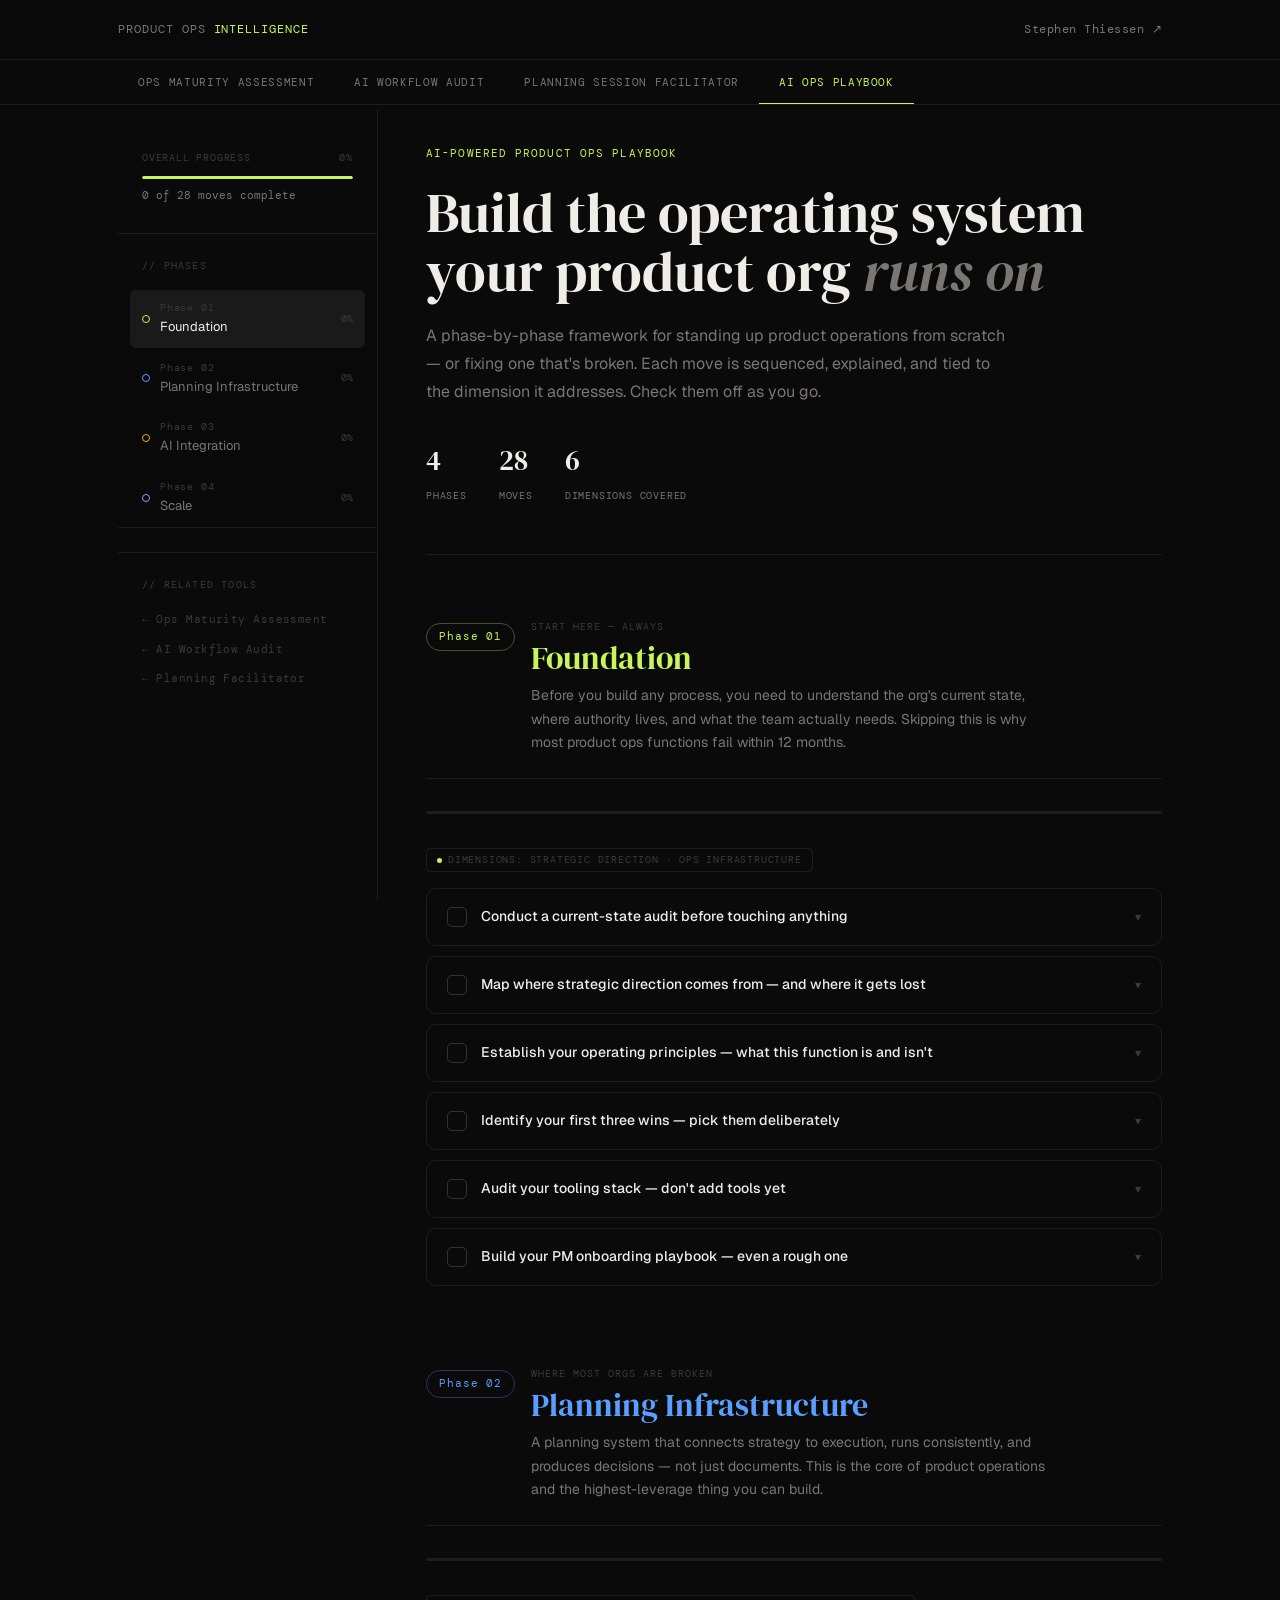
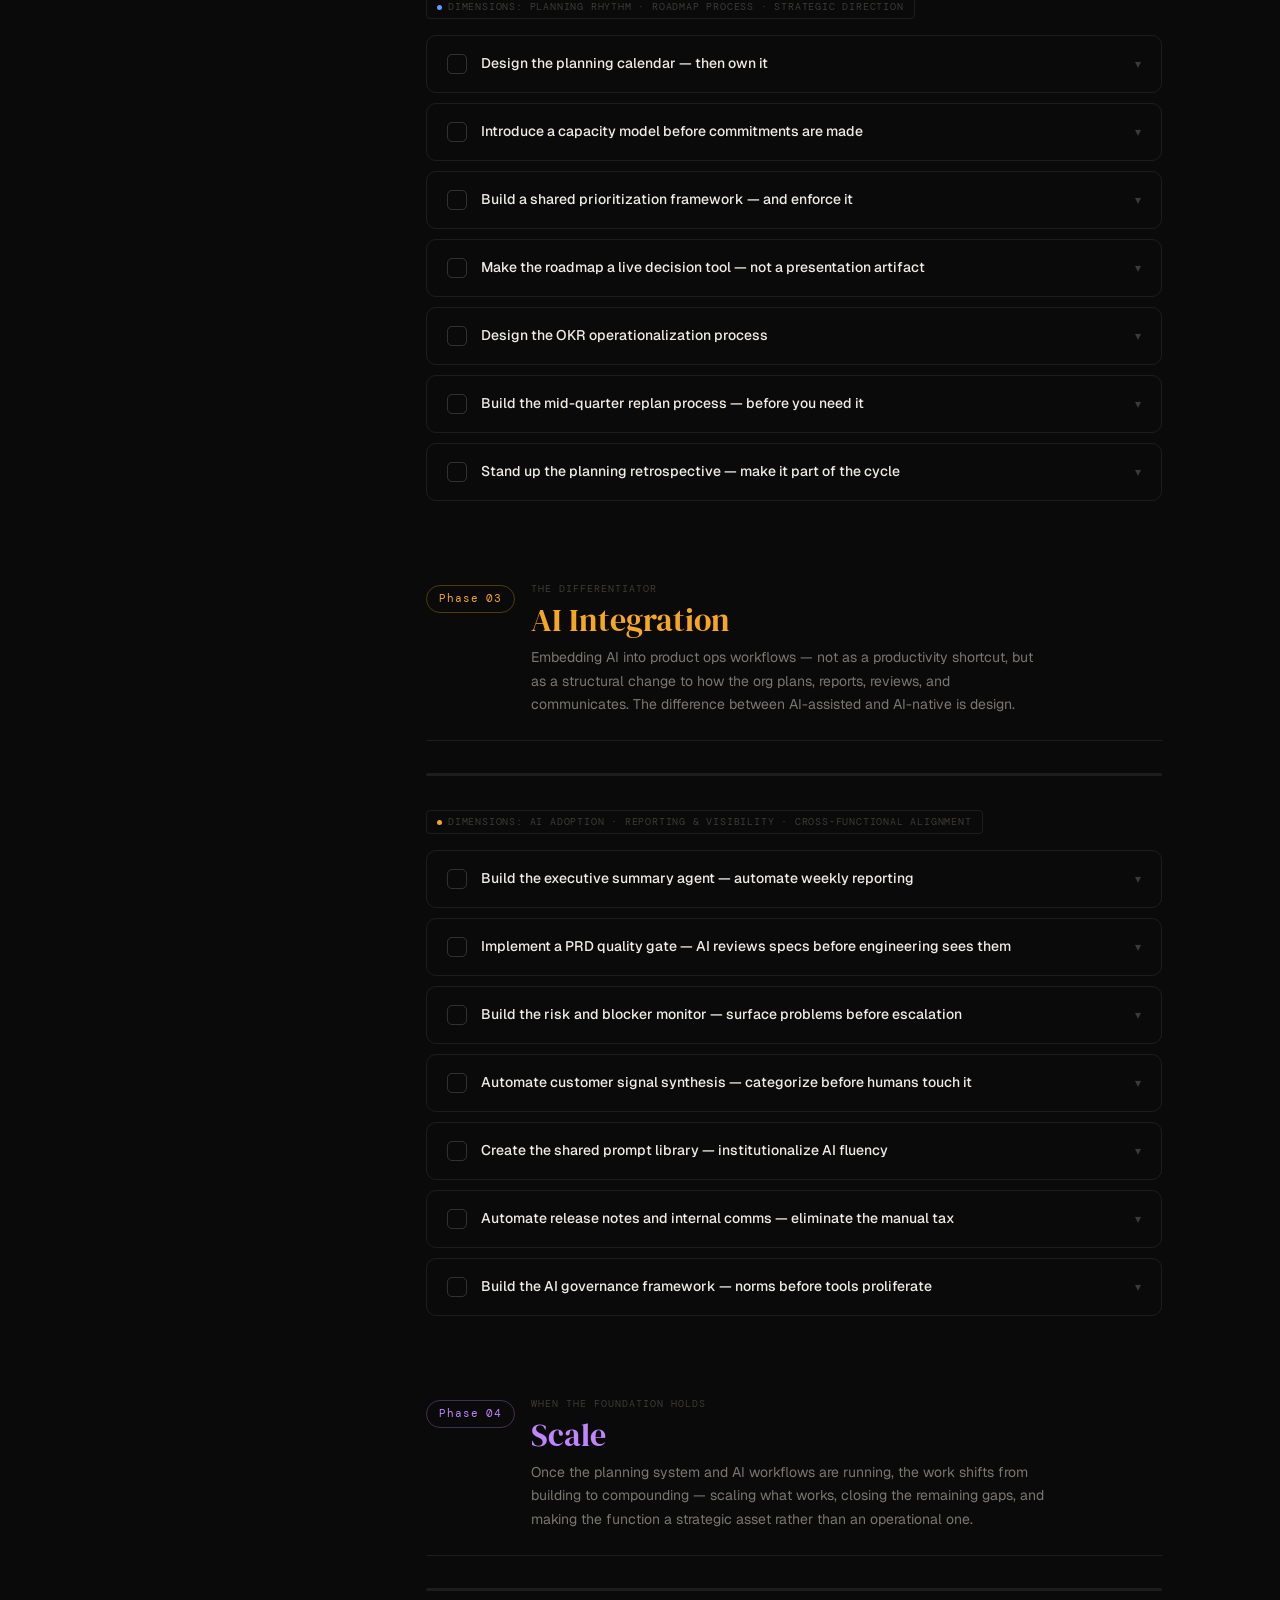
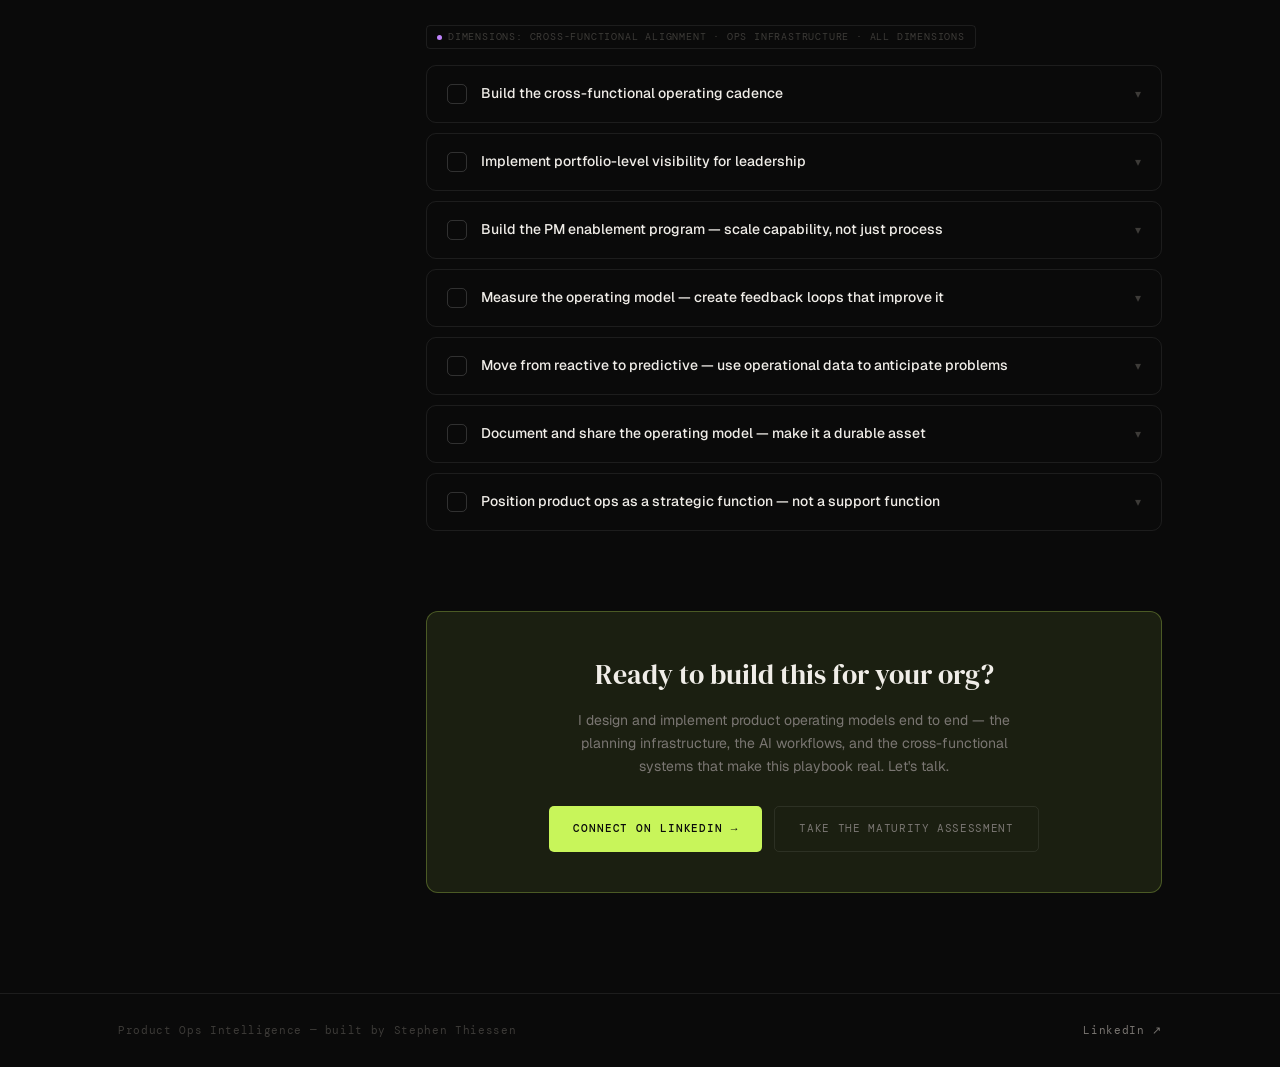
<file: ai-ops-playbook/index.html>
<!DOCTYPE html>
<html lang="en">
<head>
<meta charset="UTF-8">
<meta name="viewport" content="width=device-width, initial-scale=1.0">
<title>Product Ops Intelligence — Stephen Thiessen</title>
<link rel="preconnect" href="https://fonts.googleapis.com">
<link rel="preconnect" href="https://fonts.gstatic.com" crossorigin>
<link href="https://fonts.googleapis.com/css2?family=DM+Serif+Display:ital@0;1&family=DM+Mono:wght@400;500&family=Geist:wght@300;400;500&display=swap" rel="stylesheet">
<style>
*, *::before, *::after { box-sizing: border-box; margin: 0; padding: 0; }
:root {
  --bg: #0a0a0a; --bg2: #111111; --bg3: #1a1a1a; --bg4: #202020;
  --border: rgba(255,255,255,0.08); --border-hover: rgba(255,255,255,0.16);
  --text: #f0ede8; --text-muted: #7a7672; --text-dim: #3d3b38;
  --accent: #c8f55a; --accent-dim: rgba(200,245,90,0.09); --accent-border: rgba(200,245,90,0.28);
  --red: #ff5a5a; --amber: #f5a623; --blue: #5a9fff;
  --p1: #c8f55a; --p2: #5a9fff; --p3: #f5a623; --p4: #c084fc;
  --serif: 'DM Serif Display', Georgia, serif;
  --mono: 'DM Mono', monospace;
  --sans: 'Geist', system-ui, sans-serif;
}
html { scroll-behavior: smooth; }
body { background: var(--bg); color: var(--text); font-family: var(--sans); font-size: 15px; line-height: 1.6; min-height: 100vh; -webkit-font-smoothing: antialiased; }
 
/* Nav */
nav { border-bottom: 1px solid var(--border); padding: 20px 0; position: sticky; top: 0; background: rgba(10,10,10,0.94); backdrop-filter: blur(14px); z-index: 200; }
.nav-inner { max-width: 1100px; margin: 0 auto; padding: 0 28px; display: flex; align-items: center; justify-content: space-between; }
.nav-logo { font-family: var(--mono); font-size: 12px; color: var(--text-muted); letter-spacing: 0.08em; text-transform: uppercase; text-decoration: none; }
.nav-logo span { color: var(--accent); }
.nav-right { display: flex; align-items: center; gap: 24px; }
.nav-link { font-size: 12px; color: var(--text-muted); text-decoration: none; font-family: var(--mono); letter-spacing: 0.04em; transition: color 0.2s; }
.nav-link:hover { color: var(--text); }
 
/* Tool bar */
.tool-bar { border-bottom: 1px solid var(--border); }
.tool-bar-inner { max-width: 1100px; margin: 0 auto; padding: 0 28px; display: flex; overflow-x: auto; scrollbar-width: none; }
.tool-bar-inner::-webkit-scrollbar { display: none; }
.tool-tab { font-family: var(--mono); font-size: 11px; letter-spacing: 0.06em; text-transform: uppercase; color: var(--text-muted); padding: 14px 20px; border: none; background: none; cursor: pointer; border-bottom: 2px solid transparent; transition: all 0.2s; white-space: nowrap; position: relative; top: 1px; }
.tool-tab:hover { color: var(--text); }
.tool-tab.active { color: var(--accent); border-bottom-color: var(--accent); }
.tool-tab.soon { opacity: 0.4; cursor: default; }
 
.panel { display: none; }
.panel.active { display: block; }
 
/* Layout: sidebar + content */
.playbook-layout { display: grid; grid-template-columns: 260px 1fr; min-height: calc(100vh - 110px); max-width: 1100px; margin: 0 auto; padding: 0 28px; gap: 0; }
 
/* Sidebar */
.sidebar { border-right: 1px solid var(--border); padding: 40px 0; position: sticky; top: 110px; height: calc(100vh - 110px); overflow-y: auto; scrollbar-width: thin; scrollbar-color: var(--border) transparent; }
.sidebar::-webkit-scrollbar { width: 3px; }
.sidebar::-webkit-scrollbar-track { background: transparent; }
.sidebar::-webkit-scrollbar-thumb { background: var(--border); border-radius: 3px; }
 
.sidebar-label { font-family: var(--mono); font-size: 10px; letter-spacing: 0.12em; text-transform: uppercase; color: var(--text-dim); padding: 0 24px; margin-bottom: 16px; }
 
/* Global progress */
.global-progress { padding: 0 24px 28px; border-bottom: 1px solid var(--border); margin-bottom: 24px; }
.gp-label { font-family: var(--mono); font-size: 10px; letter-spacing: 0.08em; text-transform: uppercase; color: var(--text-dim); margin-bottom: 10px; display: flex; justify-content: space-between; }
.gp-track { height: 3px; background: var(--border); border-radius: 3px; overflow: hidden; }
.gp-fill { height: 100%; background: var(--accent); border-radius: 3px; transition: width 0.4s ease; }
.gp-count { font-family: var(--mono); font-size: 11px; color: var(--text-muted); margin-top: 8px; }
 
/* Phase nav items */
.phase-nav { display: flex; flex-direction: column; gap: 2px; padding: 0 12px; }
.phase-nav-item { display: flex; align-items: center; gap: 10px; padding: 10px 12px; border-radius: 6px; cursor: pointer; transition: all 0.15s; text-decoration: none; border: none; background: transparent; width: 100%; text-align: left; }
.phase-nav-item:hover { background: var(--bg2); }
.phase-nav-item.active { background: var(--bg3); }
.phase-dot { width: 8px; height: 8px; border-radius: 50%; flex-shrink: 0; border: 1.5px solid; transition: all 0.2s; }
.phase-dot.p1 { border-color: var(--p1); }
.phase-dot.p2 { border-color: var(--p2); }
.phase-dot.p3 { border-color: var(--p3); }
.phase-dot.p4 { border-color: var(--p4); }
.phase-dot.complete { background: currentColor; }
.phase-nav-text { flex: 1; }
.phase-nav-num { font-family: var(--mono); font-size: 10px; color: var(--text-dim); letter-spacing: 0.08em; display: block; }
.phase-nav-name { font-size: 13px; color: var(--text-muted); display: block; margin-top: 1px; transition: color 0.15s; }
.phase-nav-item.active .phase-nav-name { color: var(--text); }
.phase-nav-pct { font-family: var(--mono); font-size: 10px; color: var(--text-dim); }
 
.sidebar-tools { padding: 24px 24px 0; border-top: 1px solid var(--border); margin-top: 24px; }
.sidebar-tool-link { display: flex; align-items: center; gap: 8px; font-family: var(--mono); font-size: 11px; color: var(--text-dim); text-decoration: none; padding: 6px 0; transition: color 0.2s; letter-spacing: 0.04em; }
.sidebar-tool-link:hover { color: var(--accent); }
 
/* Main content */
.playbook-content { padding: 40px 0 100px 48px; }
 
/* Hero */
.playbook-hero { margin-bottom: 64px; padding-bottom: 48px; border-bottom: 1px solid var(--border); }
.hero-eyebrow { font-family: var(--mono); font-size: 11px; letter-spacing: 0.1em; text-transform: uppercase; color: var(--accent); margin-bottom: 20px; }
.hero-title { font-family: var(--serif); font-size: clamp(36px, 5vw, 56px); line-height: 1.06; font-weight: 400; margin-bottom: 20px; }
.hero-title em { font-style: italic; color: var(--text-muted); }
.hero-body { font-size: 16px; color: var(--text-muted); line-height: 1.75; max-width: 580px; margin-bottom: 32px; }
.hero-stats { display: flex; gap: 32px; flex-wrap: wrap; }
.hero-stat-val { font-family: var(--serif); font-size: 28px; font-weight: 400; color: var(--text); display: block; }
.hero-stat-label { font-family: var(--mono); font-size: 10px; color: var(--text-muted); letter-spacing: 0.08em; text-transform: uppercase; }
 
/* Phase sections */
.phase-section { margin-bottom: 80px; scroll-margin-top: 120px; }
.phase-header { display: flex; align-items: flex-start; gap: 16px; margin-bottom: 32px; padding-bottom: 24px; border-bottom: 1px solid var(--border); }
.phase-number-badge { font-family: var(--mono); font-size: 11px; letter-spacing: 0.08em; padding: 4px 12px; border-radius: 20px; border: 1px solid; flex-shrink: 0; margin-top: 4px; }
.phase-header-text {}
.phase-eyebrow { font-family: var(--mono); font-size: 10px; letter-spacing: 0.1em; text-transform: uppercase; color: var(--text-dim); margin-bottom: 6px; }
.phase-title { font-family: var(--serif); font-size: 32px; font-weight: 400; line-height: 1.1; margin-bottom: 8px; }
.phase-desc { font-size: 14px; color: var(--text-muted); line-height: 1.65; max-width: 520px; }
 
/* Phase progress bar */
.phase-progress { height: 3px; background: var(--border); border-radius: 3px; overflow: hidden; margin-bottom: 32px; }
.phase-progress-fill { height: 100%; border-radius: 3px; transition: width 0.4s ease; width: 0%; }
 
/* Dimension tag */
.dim-tag { display: inline-flex; align-items: center; gap: 6px; font-family: var(--mono); font-size: 10px; letter-spacing: 0.08em; text-transform: uppercase; color: var(--text-dim); border: 1px solid var(--border); border-radius: 4px; padding: 3px 10px; margin-bottom: 16px; }
.dim-tag-dot { width: 5px; height: 5px; border-radius: 50%; background: var(--accent); }
 
/* Accordion moves */
.move { border: 1px solid var(--border); border-radius: 10px; margin-bottom: 10px; overflow: hidden; transition: border-color 0.2s; }
.move:hover { border-color: var(--border-hover); }
.move.done { border-color: rgba(200,245,90,0.2); background: rgba(200,245,90,0.03); }
.move-header { display: flex; align-items: center; gap: 14px; padding: 18px 20px; cursor: pointer; user-select: none; }
.move-check { width: 20px; height: 20px; border-radius: 5px; border: 1.5px solid var(--border-hover); flex-shrink: 0; display: flex; align-items: center; justify-content: center; transition: all 0.15s; cursor: pointer; background: transparent; }
.move-check:hover { border-color: var(--accent); }
.move.done .move-check { background: var(--accent); border-color: var(--accent); }
.move.done .move-check::after { content: '✓'; font-size: 11px; color: var(--bg); font-weight: 700; }
.move-title { flex: 1; font-size: 14px; font-weight: 500; color: var(--text); line-height: 1.4; }
.move.done .move-title { color: var(--text-muted); text-decoration: line-through; text-decoration-color: var(--text-dim); }
.move-chevron { font-size: 12px; color: var(--text-dim); transition: transform 0.2s; flex-shrink: 0; }
.move.open .move-chevron { transform: rotate(180deg); }
.move-body { display: none; padding: 0 20px 20px 54px; }
.move.open .move-body { display: block; }
.move-why { font-size: 13px; color: var(--text-muted); line-height: 1.7; margin-bottom: 14px; }
.move-how { font-family: var(--mono); font-size: 10px; letter-spacing: 0.1em; text-transform: uppercase; color: var(--text-dim); margin-bottom: 10px; }
.move-steps { display: flex; flex-direction: column; gap: 8px; }
.move-step { display: flex; gap: 10px; font-size: 13px; color: var(--text-muted); line-height: 1.5; }
.move-step-n { font-family: var(--mono); font-size: 11px; color: var(--text-dim); flex-shrink: 0; width: 16px; }
.move-signal { background: var(--bg3); border-radius: 6px; padding: 10px 14px; margin-top: 14px; font-size: 12px; color: var(--text-dim); line-height: 1.5; }
.move-signal strong { color: var(--text-muted); font-weight: 500; }
.move-ai-tag { display: inline-flex; align-items: center; gap: 5px; font-family: var(--mono); font-size: 10px; color: var(--accent); letter-spacing: 0.06em; background: var(--accent-dim); border: 1px solid var(--accent-border); border-radius: 4px; padding: 2px 8px; margin-top: 10px; }
 
/* CTA */
.playbook-cta { border: 1px solid var(--accent-border); border-radius: 12px; padding: 40px; background: var(--accent-dim); text-align: center; margin-top: 64px; }
.playbook-cta h2 { font-family: var(--serif); font-size: 28px; font-weight: 400; margin-bottom: 12px; }
.playbook-cta p { font-size: 14px; color: var(--text-muted); margin-bottom: 28px; line-height: 1.65; max-width: 440px; margin-left: auto; margin-right: auto; }
.cta-btns { display: flex; gap: 12px; justify-content: center; flex-wrap: wrap; }
.btn-primary { display: inline-flex; align-items: center; gap: 8px; background: var(--accent); color: var(--bg); font-family: var(--mono); font-size: 11px; letter-spacing: 0.08em; text-transform: uppercase; padding: 13px 24px; border: none; border-radius: 5px; cursor: pointer; font-weight: 500; text-decoration: none; transition: all 0.2s; }
.btn-primary:hover { background: #d4ff60; transform: translateY(-1px); }
.btn-secondary { display: inline-flex; align-items: center; gap: 8px; background: transparent; color: var(--text-muted); font-family: var(--mono); font-size: 11px; letter-spacing: 0.06em; text-transform: uppercase; padding: 13px 24px; border: 1px solid var(--border); border-radius: 5px; cursor: pointer; text-decoration: none; transition: all 0.2s; }
.btn-secondary:hover { border-color: var(--border-hover); color: var(--text); }
 
.coming-soon { padding: 120px 0; text-align: center; }
.coming-soon-icon { font-family: var(--mono); font-size: 11px; letter-spacing: 0.1em; text-transform: uppercase; color: var(--text-dim); margin-bottom: 20px; }
.coming-soon h2 { font-family: var(--serif); font-size: 36px; font-weight: 400; color: var(--text-muted); margin-bottom: 14px; }
.coming-soon p { font-size: 14px; color: var(--text-dim); max-width: 360px; margin: 0 auto 28px; line-height: 1.65; }
.shell { max-width: 760px; margin: 0 auto; padding: 0 28px; }
 
footer { border-top: 1px solid var(--border); padding: 28px 0; }
.footer-inner { max-width: 1100px; margin: 0 auto; padding: 0 28px; display: flex; align-items: center; justify-content: space-between; flex-wrap: wrap; gap: 12px; }
.footer-text { font-family: var(--mono); font-size: 11px; color: var(--text-dim); letter-spacing: 0.06em; }
.footer-link { font-family: var(--mono); font-size: 11px; color: var(--text-muted); text-decoration: none; letter-spacing: 0.06em; transition: color 0.2s; }
.footer-link:hover { color: var(--accent); }
 
@media (max-width: 800px) {
  .playbook-layout { grid-template-columns: 1fr; }
  .sidebar { position: static; height: auto; border-right: none; border-bottom: 1px solid var(--border); padding: 24px 0; }
  .playbook-content { padding: 32px 0 80px 0; }
  .phase-header { flex-direction: column; gap: 10px; }
}
</style>
</head>
<body>
 
<nav>
  <div class="nav-inner">
    <a href="https://www.stephen-thiessen.com" class="nav-logo">Product Ops <span>Intelligence</span></a>
    <div class="nav-right">
      <a href="https://www.linkedin.com/in/stephenthiessen" target="_blank" class="nav-link">Stephen Thiessen ↗</a>
    </div>
  </div>
</nav>
 
<div class="tool-bar">
  <div class="tool-bar-inner">
    <button class="tool-tab" onclick="switchTool('assessment',this)">Ops Maturity Assessment</button>
    <button class="tool-tab" onclick="switchTool('audit',this)">AI Workflow Audit</button>
    <button class="tool-tab" onclick="switchTool('facilitator',this)">Planning Session Facilitator</button>
    <button class="tool-tab active" onclick="switchTool('playbook',this)">AI Ops Playbook</button>
  </div>
</div>
 
<div id="panel-assessment" class="panel">
  <div class="shell"><div class="coming-soon"><div class="coming-soon-icon">// Separate tool</div><h2>Ops Maturity Assessment</h2><p>Diagnose your product org's operating model across six dimensions.</p><a href="../ops-assessment/" class="btn-primary">Take the assessment →</a></div></div>
</div>
<div id="panel-audit" class="panel">
  <div class="shell"><div class="coming-soon"><div class="coming-soon-icon">// Separate tool</div><h2>AI Workflow Audit</h2><p>Map where AI is and isn't working in your product workflows.</p><a href="../ai-workflow-audit/" class="btn-primary">Take the audit →</a></div></div>
</div>
<div id="panel-facilitator" class="panel">
  <div class="shell"><div class="coming-soon"><div class="coming-soon-icon">// Separate tool</div><h2>Planning Session Facilitator</h2><p>Build a structured agenda for your next planning session.</p><a href="../planning-facilitator/" class="btn-primary">Build your session →</a></div></div>
</div>
 
<div id="panel-playbook" class="panel active">
  <div class="playbook-layout">
 
    <!-- SIDEBAR -->
    <aside class="sidebar">
      <div class="global-progress">
        <div class="gp-label"><span>Overall progress</span><span id="gp-pct">0%</span></div>
        <div class="gp-track"><div class="gp-fill" id="gp-fill"></div></div>
        <div class="gp-count" id="gp-count">0 of 28 moves complete</div>
      </div>
 
      <div class="sidebar-label">// Phases</div>
      <nav class="phase-nav">
        <a class="phase-nav-item active" href="#phase-1" onclick="setActiveNav(this)">
          <div class="phase-dot p1" id="dot-p1"></div>
          <div class="phase-nav-text">
            <span class="phase-nav-num">Phase 01</span>
            <span class="phase-nav-name">Foundation</span>
          </div>
          <span class="phase-nav-pct" id="pct-p1">0%</span>
        </a>
        <a class="phase-nav-item" href="#phase-2" onclick="setActiveNav(this)">
          <div class="phase-dot p2" id="dot-p2"></div>
          <div class="phase-nav-text">
            <span class="phase-nav-num">Phase 02</span>
            <span class="phase-nav-name">Planning Infrastructure</span>
          </div>
          <span class="phase-nav-pct" id="pct-p2">0%</span>
        </a>
        <a class="phase-nav-item" href="#phase-3" onclick="setActiveNav(this)">
          <div class="phase-dot p3" id="dot-p3"></div>
          <div class="phase-nav-text">
            <span class="phase-nav-num">Phase 03</span>
            <span class="phase-nav-name">AI Integration</span>
          </div>
          <span class="phase-nav-pct" id="pct-p3">0%</span>
        </a>
        <a class="phase-nav-item" href="#phase-4" onclick="setActiveNav(this)">
          <div class="phase-dot p4" id="dot-p4"></div>
          <div class="phase-nav-text">
            <span class="phase-nav-num">Phase 04</span>
            <span class="phase-nav-name">Scale</span>
          </div>
          <span class="phase-nav-pct" id="pct-p4">0%</span>
        </a>
      </nav>
 
      <div class="sidebar-tools">
        <div class="sidebar-label" style="padding:0; margin-bottom:12px;">// Related tools</div>
        <a href="../ops-assessment/" class="sidebar-tool-link">← Ops Maturity Assessment</a>
        <a href="../ai-workflow-audit/" class="sidebar-tool-link">← AI Workflow Audit</a>
        <a href="../planning-facilitator/" class="sidebar-tool-link">← Planning Facilitator</a>
      </div>
    </aside>
 
    <!-- CONTENT -->
    <main class="playbook-content">
 
      <div class="playbook-hero">
        <div class="hero-eyebrow">AI-Powered Product Ops Playbook</div>
        <h1 class="hero-title">Build the operating system<br>your product org <em>runs on</em></h1>
        <p class="hero-body">A phase-by-phase framework for standing up product operations from scratch — or fixing one that's broken. Each move is sequenced, explained, and tied to the dimension it addresses. Check them off as you go.</p>
        <div class="hero-stats">
          <div><span class="hero-stat-val">4</span><span class="hero-stat-label">Phases</span></div>
          <div><span class="hero-stat-val">28</span><span class="hero-stat-label">Moves</span></div>
          <div><span class="hero-stat-val">6</span><span class="hero-stat-label">Dimensions covered</span></div>
        </div>
      </div>
 
      <!-- PHASE 1 -->
      <div class="phase-section" id="phase-1">
        <div class="phase-header">
          <div class="phase-number-badge" style="color:var(--p1); border-color:rgba(200,245,90,0.3);">Phase 01</div>
          <div class="phase-header-text">
            <div class="phase-eyebrow">Start here — always</div>
            <div class="phase-title" style="color:var(--p1);">Foundation</div>
            <div class="phase-desc">Before you build any process, you need to understand the org's current state, where authority lives, and what the team actually needs. Skipping this is why most product ops functions fail within 12 months.</div>
          </div>
        </div>
        <div class="phase-progress"><div class="phase-progress-fill" id="prog-p1" style="background:var(--p1);"></div></div>
 
        <div class="dim-tag"><div class="dim-tag-dot"></div>Dimensions: Strategic Direction · Ops Infrastructure</div>
 
        <div id="moves-p1">
          <div class="move" id="m-p1-1">
            <div class="move-header" onclick="toggleMove(this)">
              <div class="move-check" onclick="event.stopPropagation(); toggleCheck(this)"></div>
              <div class="move-title">Conduct a current-state audit before touching anything</div>
              <div class="move-chevron">▾</div>
            </div>
            <div class="move-body">
              <div class="move-why">The fastest way to lose credibility in a new product ops role is to immediately start proposing changes without understanding what already exists and why. Spend the first 2–3 weeks in listening mode — map what's real, not what's documented.</div>
              <div class="move-how">How to do it</div>
              <div class="move-steps">
                <div class="move-step"><span class="move-step-n">1.</span><span>Interview each PM lead: how do you plan, prioritize, and communicate status? What's broken? What works?</span></div>
                <div class="move-step"><span class="move-step-n">2.</span><span>Shadow a planning cycle from start to finish before redesigning it</span></div>
                <div class="move-step"><span class="move-step-n">3.</span><span>Map the actual decision-making flow vs the org chart — they're rarely the same</span></div>
                <div class="move-step"><span class="move-step-n">4.</span><span>Document what exists: templates, rituals, tools, reporting cadences — even informal ones</span></div>
              </div>
              <div class="move-signal"><strong>Signal it's working:</strong> You can describe the current planning process accurately enough that a PM says "yes, that's exactly how it works" — including the broken parts.</div>
            </div>
          </div>
 
          <div class="move" id="m-p1-2">
            <div class="move-header" onclick="toggleMove(this)">
              <div class="move-check" onclick="event.stopPropagation(); toggleCheck(this)"></div>
              <div class="move-title">Map where strategic direction comes from — and where it gets lost</div>
              <div class="move-chevron">▾</div>
            </div>
            <div class="move-body">
              <div class="move-why">Strategy dilutes between where it's set and where work gets planned. Understanding that gap is the first step to closing it. Most orgs have strategy at the top and scheduling at the bottom with nothing connecting them.</div>
              <div class="move-how">How to do it</div>
              <div class="move-steps">
                <div class="move-step"><span class="move-step-n">1.</span><span>Get the current strategy doc, OKRs, or goals — whatever form they take</span></div>
                <div class="move-step"><span class="move-step-n">2.</span><span>Pick 5 items off the current roadmap and trace each one back to a strategic goal</span></div>
                <div class="move-step"><span class="move-step-n">3.</span><span>Document what percentage can be traced vs what can't — that gap is your first finding</span></div>
                <div class="move-step"><span class="move-step-n">4.</span><span>Identify at what level the strategic filter breaks down: at the CPO, at the PM leads, or at the IC level</span></div>
              </div>
              <div class="move-signal"><strong>Signal it's working:</strong> You can draw a map showing where strategy enters the planning process and where it disappears — with a specific hypothesis about why.</div>
            </div>
          </div>
 
          <div class="move" id="m-p1-3">
            <div class="move-header" onclick="toggleMove(this)">
              <div class="move-check" onclick="event.stopPropagation(); toggleCheck(this)"></div>
              <div class="move-title">Establish your operating principles — what this function is and isn't</div>
              <div class="move-chevron">▾</div>
            </div>
            <div class="move-body">
              <div class="move-why">Without a clear mandate, product ops becomes whatever people need it to be — which usually means escalation management and status reporting. Define the function's purpose early and get it ratified by the CPO or VP Product before you build anything.</div>
              <div class="move-how">How to do it</div>
              <div class="move-steps">
                <div class="move-step"><span class="move-step-n">1.</span><span>Draft a one-page function charter: what product ops owns, what it doesn't, how it measures success</span></div>
                <div class="move-step"><span class="move-step-n">2.</span><span>Get explicit sign-off from your CPO/VP Product — not just verbal agreement</span></div>
                <div class="move-step"><span class="move-step-n">3.</span><span>Share with PM leads so they know what to bring you and what not to</span></div>
                <div class="move-step"><span class="move-step-n">4.</span><span>Review and update quarterly — the mandate should evolve as the function matures</span></div>
              </div>
              <div class="move-signal"><strong>Signal it's working:</strong> When someone asks "should I loop in product ops on this?", PMs can answer confidently without asking you.</div>
            </div>
          </div>
 
          <div class="move" id="m-p1-4">
            <div class="move-header" onclick="toggleMove(this)">
              <div class="move-check" onclick="event.stopPropagation(); toggleCheck(this)"></div>
              <div class="move-title">Identify your first three wins — pick them deliberately</div>
              <div class="move-chevron">▾</div>
            </div>
            <div class="move-body">
              <div class="move-why">Your first 90 days set the perception of what this function is. Pick wins that are visible, fast, and directly solve pain the team is currently feeling — not theoretically important things that take months to prove.</div>
              <div class="move-how">How to do it</div>
              <div class="move-steps">
                <div class="move-step"><span class="move-step-n">1.</span><span>From your audit, identify the top 3 complaints about how the team currently operates</span></div>
                <div class="move-step"><span class="move-step-n">2.</span><span>Choose your first win based on: fast to implement, immediately visible, directly felt by PMs or leadership</span></div>
                <div class="move-step"><span class="move-step-n">3.</span><span>Ship it within 30 days — imperfect and visible beats perfect and invisible</span></div>
                <div class="move-step"><span class="move-step-n">4.</span><span>Name it when you ship: "I heard X was a pain point, here's what I did about it"</span></div>
              </div>
              <div class="move-signal"><strong>Signal it's working:</strong> A PM or leader says "that made my week easier" without being prompted.</div>
            </div>
          </div>
 
          <div class="move" id="m-p1-5">
            <div class="move-header" onclick="toggleMove(this)">
              <div class="move-check" onclick="event.stopPropagation(); toggleCheck(this)"></div>
              <div class="move-title">Audit your tooling stack — don't add tools yet</div>
              <div class="move-chevron">▾</div>
            </div>
            <div class="move-body">
              <div class="move-why">Most product orgs have more tools than they use and use the ones they have inconsistently. Adding new tooling before understanding adoption patterns creates more fragmentation. Map what exists and how it's actually used first.</div>
              <div class="move-how">How to do it</div>
              <div class="move-steps">
                <div class="move-step"><span class="move-step-n">1.</span><span>List every tool the PM org uses: project management, roadmapping, docs, comms, analytics</span></div>
                <div class="move-step"><span class="move-step-n">2.</span><span>Score each: consistent adoption / inconsistent / barely used / unknown</span></div>
                <div class="move-step"><span class="move-step-n">3.</span><span>Identify duplication — two tools doing the same job is a consolidation opportunity</span></div>
                <div class="move-step"><span class="move-step-n">4.</span><span>Document the gaps: what workflow need has no tool, or has a tool nobody uses?</span></div>
              </div>
              <div class="move-signal"><strong>Signal it's working:</strong> You have a single view of your tooling stack with adoption ratings — and a prioritized list of what to fix first.</div>
            </div>
          </div>
          <div class="move" id="m-p1-6">
            <div class="move-header" onclick="toggleMove(this)">
              <div class="move-check" onclick="event.stopPropagation(); toggleCheck(this)"></div>
              <div class="move-title">Build your PM onboarding playbook — even a rough one</div>
              <div class="move-chevron">▾</div>
            </div>
            <div class="move-body">
              <div class="move-why">If a new PM joined today, how would they learn how your org plans, prioritizes, and communicates? If the answer is "they'd shadow someone," you have an ops infrastructure gap. The onboarding playbook is also the ops documentation — it forces you to make implicit processes explicit.</div>
              <div class="move-how">How to do it</div>
              <div class="move-steps">
                <div class="move-step"><span class="move-step-n">1.</span><span>Write down every process a new PM needs to understand in week one: planning cycle, templates, comms norms, tool access</span></div>
                <div class="move-step"><span class="move-step-n">2.</span><span>Have an existing PM review it and mark everything that's inaccurate or missing</span></div>
                <div class="move-step"><span class="move-step-n">3.</span><span>Test it with the next hire — observe where they get confused</span></div>
                <div class="move-step"><span class="move-step-n">4.</span><span>Assign an owner to keep it current — ideally product ops, not a PM who'll deprioritize it</span></div>
              </div>
              <div class="move-signal"><strong>Signal it's working:</strong> A new PM can get up to speed on how the org works in 48 hours without scheduling time with every senior PM.</div>
            </div>
          </div>
        </div>
      </div>
 
      <!-- PHASE 2 -->
      <div class="phase-section" id="phase-2">
        <div class="phase-header">
          <div class="phase-number-badge" style="color:var(--p2); border-color:rgba(90,159,255,0.3);">Phase 02</div>
          <div class="phase-header-text">
            <div class="phase-eyebrow">Where most orgs are broken</div>
            <div class="phase-title" style="color:var(--p2);">Planning Infrastructure</div>
            <div class="phase-desc">A planning system that connects strategy to execution, runs consistently, and produces decisions — not just documents. This is the core of product operations and the highest-leverage thing you can build.</div>
          </div>
        </div>
        <div class="phase-progress"><div class="phase-progress-fill" id="prog-p2" style="background:var(--p2);"></div></div>
 
        <div class="dim-tag"><div class="dim-tag-dot" style="background:var(--p2);"></div>Dimensions: Planning Rhythm · Roadmap Process · Strategic Direction</div>
 
        <div id="moves-p2">
          <div class="move" id="m-p2-1">
            <div class="move-header" onclick="toggleMove(this)">
              <div class="move-check" onclick="event.stopPropagation(); toggleCheck(this)"></div>
              <div class="move-title">Design the planning calendar — then own it</div>
              <div class="move-chevron">▾</div>
            </div>
            <div class="move-body">
              <div class="move-why">Planning doesn't fail because teams are bad at prioritizing. It fails because no one owns the process of planning itself — it happens differently every quarter based on who has bandwidth. Design it once, run it consistently, improve it each cycle.</div>
              <div class="move-how">How to do it</div>
              <div class="move-steps">
                <div class="move-step"><span class="move-step-n">1.</span><span>Map the full quarterly planning cycle backwards from commitment date: what needs to happen when?</span></div>
                <div class="move-step"><span class="move-step-n">2.</span><span>Assign each stage an owner, a deadline, and a clear output — not just a meeting</span></div>
                <div class="move-step"><span class="move-step-n">3.</span><span>Add buffer between stages — most plans fail because there's no time to absorb feedback</span></div>
                <div class="move-step"><span class="move-step-n">4.</span><span>Publish the calendar 6 weeks before planning starts — not 2</span></div>
              </div>
              <div class="move-signal"><strong>Signal it's working:</strong> PMs know when planning starts, what they need to prepare, and who they need to align with — before the first planning meeting happens.</div>
            </div>
          </div>
 
          <div class="move" id="m-p2-2">
            <div class="move-header" onclick="toggleMove(this)">
              <div class="move-check" onclick="event.stopPropagation(); toggleCheck(this)"></div>
              <div class="move-title">Introduce a capacity model before commitments are made</div>
              <div class="move-chevron">▾</div>
            </div>
            <div class="move-body">
              <div class="move-why">The single most common planning failure is committing to more work than the team can deliver. This isn't an execution problem — it's a planning design problem. A simple capacity model run before any initiatives are committed prevents the most expensive form of planning dysfunction.</div>
              <div class="move-how">How to do it</div>
              <div class="move-steps">
                <div class="move-step"><span class="move-step-n">1.</span><span>Pull last 2 quarters of delivery data: initiatives committed vs shipped</span></div>
                <div class="move-step"><span class="move-step-n">2.</span><span>Calculate historical delivery rate — most teams ship 60–70% of planned scope</span></div>
                <div class="move-step"><span class="move-step-n">3.</span><span>Set the quarterly initiative ceiling using that rate, not optimism</span></div>
                <div class="move-step"><span class="move-step-n">4.</span><span>Present this to leadership before planning starts — anchor the conversation in data</span></div>
              </div>
              <div class="move-signal"><strong>Signal it's working:</strong> The plan that gets committed is one the team can actually deliver — and leadership knows why the ceiling is where it is.</div>
            </div>
          </div>
 
          <div class="move" id="m-p2-3">
            <div class="move-header" onclick="toggleMove(this)">
              <div class="move-check" onclick="event.stopPropagation(); toggleCheck(this)"></div>
              <div class="move-title">Build a shared prioritization framework — and enforce it</div>
              <div class="move-chevron">▾</div>
            </div>
            <div class="move-body">
              <div class="move-why">When every PM prioritizes differently, cross-team tradeoffs become political rather than strategic. A shared framework doesn't eliminate debate — it makes debate productive by giving everyone the same language and criteria.</div>
              <div class="move-how">How to do it</div>
              <div class="move-steps">
                <div class="move-step"><span class="move-step-n">1.</span><span>Choose or design a framework: OKR alignment + effort + confidence is a strong starting point</span></div>
                <div class="move-step"><span class="move-step-n">2.</span><span>Pilot it with 2–3 PMs before rolling out — find where it breaks down</span></div>
                <div class="move-step"><span class="move-step-n">3.</span><span>Make it the required format for any item entering a planning session</span></div>
                <div class="move-step"><span class="move-step-n">4.</span><span>Use it to resolve stakeholder debates: "Our framework scores this as lower priority — here's why"</span></div>
              </div>
              <div class="move-signal"><strong>Signal it's working:</strong> When a stakeholder pushes back on a priority, the PM can explain the decision using the framework — not just assert it.</div>
            </div>
          </div>
 
          <div class="move" id="m-p2-4">
            <div class="move-header" onclick="toggleMove(this)">
              <div class="move-check" onclick="event.stopPropagation(); toggleCheck(this)"></div>
              <div class="move-title">Make the roadmap a live decision tool — not a presentation artifact</div>
              <div class="move-chevron">▾</div>
            </div>
            <div class="move-body">
              <div class="move-why">A roadmap that only gets updated before board meetings or QBRs isn't a roadmap — it's a slide deck. The roadmap should reflect current reality at all times and be the source of truth that drives conversations, not a summary of decisions already made.</div>
              <div class="move-how">How to do it</div>
              <div class="move-steps">
                <div class="move-step"><span class="move-step-n">1.</span><span>Define what "current" means: roadmap items should be updated within 48 hours of any status change</span></div>
                <div class="move-step"><span class="move-step-n">2.</span><span>Build a lightweight intake process: every new request goes through the framework before it touches the roadmap</span></div>
                <div class="move-step"><span class="move-step-n">3.</span><span>Establish a tradeoff rule: adding something means removing something — no exceptions</span></div>
                <div class="move-step"><span class="move-step-n">4.</span><span>Run a monthly roadmap review with stakeholders — not to present, but to discuss</span></div>
              </div>
              <div class="move-signal"><strong>Signal it's working:</strong> When a stakeholder asks "what's the status of X?", the answer is "check the roadmap" — and the roadmap is right.</div>
            </div>
          </div>
 
          <div class="move" id="m-p2-5">
            <div class="move-header" onclick="toggleMove(this)">
              <div class="move-check" onclick="event.stopPropagation(); toggleCheck(this)"></div>
              <div class="move-title">Design the OKR operationalization process</div>
              <div class="move-chevron">▾</div>
            </div>
            <div class="move-body">
              <div class="move-why">Most orgs set OKRs. Few orgs make OKRs do anything. The gap between "we have OKRs" and "OKRs drive our decisions" is an ops design problem — someone needs to own the process that connects OKRs to planning, to roadmap decisions, and to weekly check-ins.</div>
              <div class="move-how">How to do it</div>
              <div class="move-steps">
                <div class="move-step"><span class="move-step-n">1.</span><span>Map every stage where OKRs should influence decisions: planning, prioritization, mid-quarter reviews, retrospectives</span></div>
                <div class="move-step"><span class="move-step-n">2.</span><span>Build the OKR review cadence into the planning calendar — not as a separate meeting, but integrated</span></div>
                <div class="move-step"><span class="move-step-n">3.</span><span>Create a simple OKR health check: are we on track, off track, or at risk? Run it monthly</span></div>
                <div class="move-step"><span class="move-step-n">4.</span><span>Own the retrospective that evaluates OKR quality — not just whether we hit them, but whether they were the right ones</span></div>
              </div>
              <div class="move-signal"><strong>Signal it's working:</strong> Mid-quarter, leadership can answer "are we on track for our OKRs?" in 5 minutes with data — not a week of prep.</div>
            </div>
          </div>
 
          <div class="move" id="m-p2-6">
            <div class="move-header" onclick="toggleMove(this)">
              <div class="move-check" onclick="event.stopPropagation(); toggleCheck(this)"></div>
              <div class="move-title">Build the mid-quarter replan process — before you need it</div>
              <div class="move-chevron">▾</div>
            </div>
            <div class="move-body">
              <div class="move-why">Every quarter has at least one significant priority shift. Without a defined process for handling it, mid-quarter changes are handled through Slack threads and hallway conversations — producing decisions that aren't documented, communicated, or trusted.</div>
              <div class="move-how">How to do it</div>
              <div class="move-steps">
                <div class="move-step"><span class="move-step-n">1.</span><span>Define what triggers a formal replan: severity threshold, business impact, who can call it</span></div>
                <div class="move-step"><span class="move-step-n">2.</span><span>Design the replan process: who's involved, what information is needed, how long it takes</span></div>
                <div class="move-step"><span class="move-step-n">3.</span><span>Build a lightweight impact assessment template: what's affected, what's the tradeoff, who needs to know</span></div>
                <div class="move-step"><span class="move-step-n">4.</span><span>Document every mid-quarter change — create an institutional record of what changed and why</span></div>
              </div>
              <div class="move-signal"><strong>Signal it's working:</strong> The first mid-quarter priority shift gets handled in 48 hours with a documented decision and a team that's informed — not a 2-week scramble.</div>
            </div>
          </div>
 
          <div class="move" id="m-p2-7">
            <div class="move-header" onclick="toggleMove(this)">
              <div class="move-check" onclick="event.stopPropagation(); toggleCheck(this)"></div>
              <div class="move-title">Stand up the planning retrospective — make it part of the cycle</div>
              <div class="move-chevron">▾</div>
            </div>
            <div class="move-body">
              <div class="move-why">Planning improves only if someone is accountable for improving it. A retrospective at the end of every planning cycle — not just on delivery, but on the planning process itself — is what makes the system get better rather than just repeat.</div>
              <div class="move-how">How to do it</div>
              <div class="move-steps">
                <div class="move-step"><span class="move-step-n">1.</span><span>Schedule the planning retro before the next cycle starts — make it non-negotiable</span></div>
                <div class="move-step"><span class="move-step-n">2.</span><span>Ask three questions: what did we commit to, what did we ship, what does the gap tell us about our planning process?</span></div>
                <div class="move-step"><span class="move-step-n">3.</span><span>Produce one concrete change to the planning process each cycle — small but deliberate</span></div>
                <div class="move-step"><span class="move-step-n">4.</span><span>Share the retro findings with leadership — make the planning system visible, not just its outputs</span></div>
              </div>
              <div class="move-signal"><strong>Signal it's working:</strong> After 3 cycles, you can point to specific changes made to the planning process based on retro findings — and measure the impact.</div>
            </div>
          </div>
        </div>
      </div>
 
      <!-- PHASE 3 -->
      <div class="phase-section" id="phase-3">
        <div class="phase-header">
          <div class="phase-number-badge" style="color:var(--p3); border-color:rgba(245,166,35,0.3);">Phase 03</div>
          <div class="phase-header-text">
            <div class="phase-eyebrow">The differentiator</div>
            <div class="phase-title" style="color:var(--p3);">AI Integration</div>
            <div class="phase-desc">Embedding AI into product ops workflows — not as a productivity shortcut, but as a structural change to how the org plans, reports, reviews, and communicates. The difference between AI-assisted and AI-native is design.</div>
          </div>
        </div>
        <div class="phase-progress"><div class="phase-progress-fill" id="prog-p3" style="background:var(--p3);"></div></div>
 
        <div class="dim-tag"><div class="dim-tag-dot" style="background:var(--p3);"></div>Dimensions: AI Adoption · Reporting & Visibility · Cross-Functional Alignment</div>
 
        <div id="moves-p3">
          <div class="move" id="m-p3-1">
            <div class="move-header" onclick="toggleMove(this)">
              <div class="move-check" onclick="event.stopPropagation(); toggleCheck(this)"></div>
              <div class="move-title">Build the executive summary agent — automate weekly reporting</div>
              <div class="move-chevron">▾</div>
            </div>
            <div class="move-body">
              <div class="move-why">Executive reporting is one of the highest-effort, lowest-value uses of product ops time. A workflow that pulls from Jira, Slack, and Confluence to generate a structured weekly summary — reviewed and approved by a human — can replace 3–4 hours of manual work per week and produce more consistent output.</div>
              <div class="move-how">How to do it</div>
              <div class="move-steps">
                <div class="move-step"><span class="move-step-n">1.</span><span>Define the summary format: what sections, what level of detail, what leadership actually reads</span></div>
                <div class="move-step"><span class="move-step-n">2.</span><span>Build the data pull: Jira status changes, Slack blockers, Confluence initiative updates</span></div>
                <div class="move-step"><span class="move-step-n">3.</span><span>Write the prompt that structures the aggregated data into the summary format</span></div>
                <div class="move-step"><span class="move-step-n">4.</span><span>Run for 4 weeks with human review — then reduce review time as quality stabilizes</span></div>
              </div>
              <div class="move-signal"><strong>Signal it's working:</strong> Leadership stops asking "what's the status of X?" in meetings because the summary answers it before the meeting happens.</div>
              <div class="move-ai-tag">⚡ AI workflow</div>
            </div>
          </div>
 
          <div class="move" id="m-p3-2">
            <div class="move-header" onclick="toggleMove(this)">
              <div class="move-check" onclick="event.stopPropagation(); toggleCheck(this)"></div>
              <div class="move-title">Implement a PRD quality gate — AI reviews specs before engineering sees them</div>
              <div class="move-chevron">▾</div>
            </div>
            <div class="move-body">
              <div class="move-why">Spec quality varies by PM and gaps get caught late — in sprint planning or mid-sprint — when they're expensive to address. An AI review step that checks specs against a quality standard before they leave the product team catches the most common gaps early and consistently.</div>
              <div class="move-how">How to do it</div>
              <div class="move-steps">
                <div class="move-step"><span class="move-step-n">1.</span><span>Document your top 10 most common spec gaps: missing acceptance criteria, unclear scope, unaddressed edge cases</span></div>
                <div class="move-step"><span class="move-step-n">2.</span><span>Write a review prompt that checks every spec against those 10 criteria</span></div>
                <div class="move-step"><span class="move-step-n">3.</span><span>Make it a shared tool — every PM runs it before marking a spec ready for engineering</span></div>
                <div class="move-step"><span class="move-step-n">4.</span><span>Track the gap categories caught — use that data to improve spec templates over time</span></div>
              </div>
              <div class="move-signal"><strong>Signal it's working:</strong> Engineering sprint planning gets shorter because fewer gaps surface for the first time when engineers read the spec.</div>
              <div class="move-ai-tag">⚡ AI workflow</div>
            </div>
          </div>
 
          <div class="move" id="m-p3-3">
            <div class="move-header" onclick="toggleMove(this)">
              <div class="move-check" onclick="event.stopPropagation(); toggleCheck(this)"></div>
              <div class="move-title">Build the risk and blocker monitor — surface problems before escalation</div>
              <div class="move-chevron">▾</div>
            </div>
            <div class="move-body">
              <div class="move-why">Most project risk surfaces reactively — someone escalates it, usually too late for an easy fix. A monitoring workflow that scans your project data daily and flags at-risk items proactively changes the conversation from "why didn't we know?" to "here's the option we're taking."</div>
              <div class="move-how">How to do it</div>
              <div class="move-steps">
                <div class="move-step"><span class="move-step-n">1.</span><span>Define your risk signals: tickets blocked >3 days, initiatives with no recent updates, approaching deadlines with open dependencies</span></div>
                <div class="move-step"><span class="move-step-n">2.</span><span>Build the Jira query or automation that surfaces items matching those signals daily</span></div>
                <div class="move-step"><span class="move-step-n">3.</span><span>Route the output to a Slack channel with the PM owner tagged — not a dashboard nobody checks</span></div>
                <div class="move-step"><span class="move-step-n">4.</span><span>Review false positive rate weekly and tune the signals — too many alerts = ignored alerts</span></div>
              </div>
              <div class="move-signal"><strong>Signal it's working:</strong> Leadership stops being surprised by at-risk projects. Risk conversations happen earlier and with more options on the table.</div>
              <div class="move-ai-tag">⚡ AI workflow</div>
            </div>
          </div>
 
          <div class="move" id="m-p3-4">
            <div class="move-header" onclick="toggleMove(this)">
              <div class="move-check" onclick="event.stopPropagation(); toggleCheck(this)"></div>
              <div class="move-title">Automate customer signal synthesis — categorize before humans touch it</div>
              <div class="move-chevron">▾</div>
            </div>
            <div class="move-body">
              <div class="move-why">Customer feedback is only useful if it gets synthesized quickly enough to influence decisions. Most orgs have the data — they just can't process it fast enough. An AI categorization layer processes incoming signals and surfaces themes so PMs are working from pre-synthesized intelligence, not raw data.</div>
              <div class="move-how">How to do it</div>
              <div class="move-steps">
                <div class="move-step"><span class="move-step-n">1.</span><span>Identify your primary feedback sources: support tickets, NPS responses, call recordings, Slack customer channels</span></div>
                <div class="move-step"><span class="move-step-n">2.</span><span>Define your taxonomy: what categories matter for your product? (Feature gaps, UX friction, performance, pricing, etc.)</span></div>
                <div class="move-step"><span class="move-step-n">3.</span><span>Build the categorization workflow — route new feedback through AI before it reaches the PM</span></div>
                <div class="move-step"><span class="move-step-n">4.</span><span>Produce a weekly theme summary: top categories by volume, sentiment trend, urgency signals</span></div>
              </div>
              <div class="move-signal"><strong>Signal it's working:</strong> When planning asks "what are customers saying about X?", the answer takes minutes — not a week of manual analysis.</div>
              <div class="move-ai-tag">⚡ AI workflow</div>
            </div>
          </div>
 
          <div class="move" id="m-p3-5">
            <div class="move-header" onclick="toggleMove(this)">
              <div class="move-check" onclick="event.stopPropagation(); toggleCheck(this)"></div>
              <div class="move-title">Create the shared prompt library — institutionalize AI fluency</div>
              <div class="move-chevron">▾</div>
            </div>
            <div class="move-body">
              <div class="move-why">When AI use is individual, the org can't learn from what works. A shared prompt library captures the workflows that produce consistently good output and makes them available to every PM — turning individual experimentation into institutional capability.</div>
              <div class="move-how">How to do it</div>
              <div class="move-steps">
                <div class="move-step"><span class="move-step-n">1.</span><span>Collect the top 10 AI use cases your PMs already do manually: summarization, gap analysis, competitive research, draft generation</span></div>
                <div class="move-step"><span class="move-step-n">2.</span><span>Write and test a prompt for each — optimize for output quality, not brevity</span></div>
                <div class="move-step"><span class="move-step-n">3.</span><span>Host them in a shared, searchable location — Notion, Confluence, or a dedicated doc</span></div>
                <div class="move-step"><span class="move-step-n">4.</span><span>Run a monthly review: which prompts are used, which produce poor output, what's missing?</span></div>
              </div>
              <div class="move-signal"><strong>Signal it's working:</strong> A PM who's never used a particular AI workflow can produce quality output on their first try because the prompt does the heavy lifting.</div>
              <div class="move-ai-tag">⚡ AI workflow</div>
            </div>
          </div>
 
          <div class="move" id="m-p3-6">
            <div class="move-header" onclick="toggleMove(this)">
              <div class="move-check" onclick="event.stopPropagation(); toggleCheck(this)"></div>
              <div class="move-title">Automate release notes and internal comms — eliminate the manual tax</div>
              <div class="move-chevron">▾</div>
            </div>
            <div class="move-body">
              <div class="move-why">Writing release notes and internal product updates is one of the most repetitive tasks in product ops. A workflow that drafts from merged tickets or completed specs — reviewed by a human before sending — eliminates 80% of the manual effort and ensures GTM teams always have current context.</div>
              <div class="move-how">How to do it</div>
              <div class="move-steps">
                <div class="move-step"><span class="move-step-n">1.</span><span>Define the format: what does a good release note contain for your internal and external audiences?</span></div>
                <div class="move-step"><span class="move-step-n">2.</span><span>Build the trigger: when a ticket moves to "done" or a spec is marked shipped, generate a draft</span></div>
                <div class="move-step"><span class="move-step-n">3.</span><span>Route the draft to the PM for 5-minute review and approval — not authorship</span></div>
                <div class="move-step"><span class="move-step-n">4.</span><span>Distribute automatically to the relevant channels: GTM Slack, CS wiki, external changelog</span></div>
              </div>
              <div class="move-signal"><strong>Signal it's working:</strong> CS and sales stop messaging PMs to ask what changed. The information reaches them before they need to ask.</div>
              <div class="move-ai-tag">⚡ AI workflow</div>
            </div>
          </div>
 
          <div class="move" id="m-p3-7">
            <div class="move-header" onclick="toggleMove(this)">
              <div class="move-check" onclick="event.stopPropagation(); toggleCheck(this)"></div>
              <div class="move-title">Build the AI governance framework — norms before tools proliferate</div>
              <div class="move-chevron">▾</div>
            </div>
            <div class="move-body">
              <div class="move-why">Without governance, AI adoption is fragmented — each PM uses different tools, different standards, different quality bars. A lightweight governance framework sets the norms that allow adoption to compound rather than fragment: which tools are approved, what quality standards apply, how AI outputs get reviewed.</div>
              <div class="move-how">How to do it</div>
              <div class="move-steps">
                <div class="move-step"><span class="move-step-n">1.</span><span>Document approved tools and use cases: what's sanctioned, what needs review, what's prohibited</span></div>
                <div class="move-step"><span class="move-step-n">2.</span><span>Define the quality standard: AI output goes through human review before any external use</span></div>
                <div class="move-step"><span class="move-step-n">3.</span><span>Establish the feedback loop: how do PMs flag when AI outputs are consistently poor?</span></div>
                <div class="move-step"><span class="move-step-n">4.</span><span>Review quarterly — the right governance for an emerging function is lightweight and adaptive, not bureaucratic</span></div>
              </div>
              <div class="move-signal"><strong>Signal it's working:</strong> When a new AI tool gets proposed, the team has a clear process for evaluating and adopting it — not a debate from scratch every time.</div>
              <div class="move-ai-tag">⚡ AI workflow</div>
            </div>
          </div>
        </div>
      </div>
 
      <!-- PHASE 4 -->
      <div class="phase-section" id="phase-4">
        <div class="phase-header">
          <div class="phase-number-badge" style="color:var(--p4); border-color:rgba(192,132,252,0.3);">Phase 04</div>
          <div class="phase-header-text">
            <div class="phase-eyebrow">When the foundation holds</div>
            <div class="phase-title" style="color:var(--p4);">Scale</div>
            <div class="phase-desc">Once the planning system and AI workflows are running, the work shifts from building to compounding — scaling what works, closing the remaining gaps, and making the function a strategic asset rather than an operational one.</div>
          </div>
        </div>
        <div class="phase-progress"><div class="phase-progress-fill" id="prog-p4" style="background:var(--p4);"></div></div>
 
        <div class="dim-tag"><div class="dim-tag-dot" style="background:var(--p4);"></div>Dimensions: Cross-Functional Alignment · Ops Infrastructure · All dimensions</div>
 
        <div id="moves-p4">
          <div class="move" id="m-p4-1">
            <div class="move-header" onclick="toggleMove(this)">
              <div class="move-check" onclick="event.stopPropagation(); toggleCheck(this)"></div>
              <div class="move-title">Build the cross-functional operating cadence</div>
              <div class="move-chevron">▾</div>
            </div>
            <div class="move-body">
              <div class="move-why">As the product org scales, alignment with engineering, design, and GTM becomes the primary coordination challenge. A structured cross-functional cadence — not more meetings, but the right ones — reduces the ad hoc coordination that eats PM time and creates misalignment.</div>
              <div class="move-how">How to do it</div>
              <div class="move-steps">
                <div class="move-step"><span class="move-step-n">1.</span><span>Map every cross-functional touchpoint: where do product, eng, design, and GTM need to be in sync?</span></div>
                <div class="move-step"><span class="move-step-n">2.</span><span>Design the minimum cadence that covers those touchpoints — fewer, better meetings</span></div>
                <div class="move-step"><span class="move-step-n">3.</span><span>Own the agenda for cross-functional rituals — product ops drives the content, not just the calendar</span></div>
                <div class="move-step"><span class="move-step-n">4.</span><span>Audit quarterly: which meetings are producing decisions vs just consuming time?</span></div>
              </div>
              <div class="move-signal"><strong>Signal it's working:</strong> GTM teams stop finding out about product changes after they happen. Engineering stops building the wrong thing. The number of "why didn't I know about this?" moments drops measurably.</div>
            </div>
          </div>
 
          <div class="move" id="m-p4-2">
            <div class="move-header" onclick="toggleMove(this)">
              <div class="move-check" onclick="event.stopPropagation(); toggleCheck(this)"></div>
              <div class="move-title">Implement portfolio-level visibility for leadership</div>
              <div class="move-chevron">▾</div>
            </div>
            <div class="move-body">
              <div class="move-why">As the number of initiatives grows, leadership needs a way to see the full portfolio without scheduling time with every PM. Portfolio-level visibility — what's in flight, what's at risk, what's blocked, what shipped — changes the quality of executive conversations from status updates to strategic decisions.</div>
              <div class="move-how">How to do it</div>
              <div class="move-steps">
                <div class="move-step"><span class="move-step-n">1.</span><span>Define the leadership view: what does a CPO need to see weekly to make good decisions?</span></div>
                <div class="move-step"><span class="move-step-n">2.</span><span>Build it from existing data — Jira, roadmap tools — not a separate reporting system requiring manual input</span></div>
                <div class="move-step"><span class="move-step-n">3.</span><span>Layer in AI summarization to produce the narrative alongside the data</span></div>
                <div class="move-step"><span class="move-step-n">4.</span><span>Present it once, get feedback, iterate — don't build the perfect dashboard before showing it</span></div>
              </div>
              <div class="move-signal"><strong>Signal it's working:</strong> The CPO can answer "what are our top 3 at-risk initiatives this quarter?" without scheduling a call with 5 PMs.</div>
            </div>
          </div>
 
          <div class="move" id="m-p4-3">
            <div class="move-header" onclick="toggleMove(this)">
              <div class="move-check" onclick="event.stopPropagation(); toggleCheck(this)"></div>
              <div class="move-title">Build the PM enablement program — scale capability, not just process</div>
              <div class="move-chevron">▾</div>
            </div>
            <div class="move-body">
              <div class="move-why">Operating systems only work if the people using them can use them well. PM enablement — onboarding, skill-building, AI fluency, framework training — is how product ops compounds its impact beyond the systems it builds. A better PM org needs less coordination overhead, not more.</div>
              <div class="move-how">How to do it</div>
              <div class="move-steps">
                <div class="move-step"><span class="move-step-n">1.</span><span>Identify the capability gaps: where do PMs consistently struggle? Prioritization? Stakeholder management? AI fluency?</span></div>
                <div class="move-step"><span class="move-step-n">2.</span><span>Build lightweight enablement resources: playbooks, templates, prompt libraries, worked examples</span></div>
                <div class="move-step"><span class="move-step-n">3.</span><span>Run quarterly PM skill sessions — not training theater, but working sessions on real problems</span></div>
                <div class="move-step"><span class="move-step-n">4.</span><span>Measure enablement quality by outcome: do PMs who go through onboarding ramp faster? Do skill sessions change behavior?</span></div>
              </div>
              <div class="move-signal"><strong>Signal it's working:</strong> New PMs reach full productivity faster. Existing PMs can describe their planning and prioritization process consistently — because it's the same process.</div>
            </div>
          </div>
 
          <div class="move" id="m-p4-4">
            <div class="move-header" onclick="toggleMove(this)">
              <div class="move-check" onclick="event.stopPropagation(); toggleCheck(this)"></div>
              <div class="move-title">Measure the operating model — create feedback loops that improve it</div>
              <div class="move-chevron">▾</div>
            </div>
            <div class="move-body">
              <div class="move-why">You can't improve what you don't measure. The operating model itself needs metrics — not just the product it supports. Planning accuracy, roadmap drift, cross-functional satisfaction, AI workflow adoption — these are the signals that tell you whether the system is working and what to fix next.</div>
              <div class="move-how">How to do it</div>
              <div class="move-steps">
                <div class="move-step"><span class="move-step-n">1.</span><span>Define 5–7 operating model metrics: planning accuracy rate, mid-quarter replan frequency, roadmap drift, time spent on reporting, AI workflow adoption</span></div>
                <div class="move-step"><span class="move-step-n">2.</span><span>Baseline them now — you need a before to measure improvement against</span></div>
                <div class="move-step"><span class="move-step-n">3.</span><span>Review quarterly alongside the planning retro — what did the metrics tell us about what to change?</span></div>
                <div class="move-step"><span class="move-step-n">4.</span><span>Share the metrics with leadership — make the health of the operating model visible, not just assumed</span></div>
              </div>
              <div class="move-signal"><strong>Signal it's working:</strong> You can show leadership a trend line on planning accuracy that's improving quarter over quarter — with a specific explanation of what changed and why.</div>
            </div>
          </div>
 
          <div class="move" id="m-p4-5">
            <div class="move-header" onclick="toggleMove(this)">
              <div class="move-check" onclick="event.stopPropagation(); toggleCheck(this)"></div>
              <div class="move-title">Move from reactive to predictive — use operational data to anticipate problems</div>
              <div class="move-chevron">▾</div>
            </div>
            <div class="move-body">
              <div class="move-why">The mature state of product ops isn't running a good planning cycle — it's using the data from past cycles to make better decisions in future ones. Historical delivery data, team velocity patterns, dependency complexity — these predict which current initiatives are likely to slip before any signals appear.</div>
              <div class="move-how">How to do it</div>
              <div class="move-steps">
                <div class="move-step"><span class="move-step-n">1.</span><span>Build a delivery pattern model: what attributes of past initiatives correlate with late delivery? Scope size, cross-team dependencies, technical complexity?</span></div>
                <div class="move-step"><span class="move-step-n">2.</span><span>Apply the model to current commitments — flag the highest-risk items before the quarter begins</span></div>
                <div class="move-step"><span class="move-step-n">3.</span><span>Present risk predictions to leadership with proposed mitigations — not just the risk</span></div>
                <div class="move-step"><span class="move-step-n">4.</span><span>Validate the model quarterly: how accurate were the predictions? What did we miss?</span></div>
              </div>
              <div class="move-signal"><strong>Signal it's working:</strong> Leadership stops being surprised by late initiatives. You can say "based on our pattern data, these three things are at risk" at the start of the quarter — and be right more often than not.</div>
              <div class="move-ai-tag">⚡ AI workflow</div>
            </div>
          </div>
 
          <div class="move" id="m-p4-6">
            <div class="move-header" onclick="toggleMove(this)">
              <div class="move-check" onclick="event.stopPropagation(); toggleCheck(this)"></div>
              <div class="move-title">Document and share the operating model — make it a durable asset</div>
              <div class="move-chevron">▾</div>
            </div>
            <div class="move-body">
              <div class="move-why">The operating model you've built is only as durable as its documentation. If it lives in your head or in scattered Confluence pages, it doesn't survive team changes, org restructuring, or leadership transitions. A documented, maintained operating model is a genuine org asset — and evidence of the function's maturity.</div>
              <div class="move-how">How to do it</div>
              <div class="move-steps">
                <div class="move-step"><span class="move-step-n">1.</span><span>Write the operating model document: what the function owns, how each process works, who's accountable for what</span></div>
                <div class="move-step"><span class="move-step-n">2.</span><span>Include the rationale for key design decisions — future owners need to understand why, not just what</span></div>
                <div class="move-step"><span class="move-step-n">3.</span><span>Assign a review cadence: quarterly update minimum, major review annually</span></div>
                <div class="move-step"><span class="move-step-n">4.</span><span>Share it with leadership and new PM hires — it should be part of the onboarding package</span></div>
              </div>
              <div class="move-signal"><strong>Signal it's working:</strong> If you left tomorrow, the next person could understand how the org operates and why within their first week — from the documentation alone.</div>
            </div>
          </div>
 
          <div class="move" id="m-p4-7">
            <div class="move-header" onclick="toggleMove(this)">
              <div class="move-check" onclick="event.stopPropagation(); toggleCheck(this)"></div>
              <div class="move-title">Position product ops as a strategic function — not a support function</div>
              <div class="move-chevron">▾</div>
            </div>
            <div class="move-body">
              <div class="move-why">Product ops functions that survive and grow are the ones that are perceived as strategic — contributing to decisions, not just enabling them. This requires active positioning: showing leadership the business impact of what you've built, not just the outputs.</div>
              <div class="move-how">How to do it</div>
              <div class="move-steps">
                <div class="move-step"><span class="move-step-n">1.</span><span>Connect every ops improvement to a business outcome: better planning accuracy → fewer missed commitments → higher customer trust</span></div>
                <div class="move-step"><span class="move-step-n">2.</span><span>Present the operating model health metrics to leadership quarterly — frame them as strategic signals, not ops reports</span></div>
                <div class="move-step"><span class="move-step-n">3.</span><span>Be in the room for strategic planning conversations — not as a note-taker, but as a contributor</span></div>
                <div class="move-step"><span class="move-step-n">4.</span><span>Regularly ask: "what decision could leadership make better if they had clearer operational visibility?" Then build that visibility</span></div>
              </div>
              <div class="move-signal"><strong>Signal it's working:</strong> Leadership invites product ops into strategic conversations proactively — not just when something breaks.</div>
            </div>
          </div>
        </div>
      </div>
 
      <div class="playbook-cta">
        <h2>Ready to build this for your org?</h2>
        <p>I design and implement product operating models end to end — the planning infrastructure, the AI workflows, and the cross-functional systems that make this playbook real. Let's talk.</p>
        <div class="cta-btns">
          <a href="https://www.linkedin.com/in/stephenthiessen" target="_blank" class="btn-primary">Connect on LinkedIn →</a>
          <a href="../ops-assessment/" class="btn-secondary">Take the maturity assessment</a>
        </div>
      </div>
 
    </main>
  </div>
</div>
 
<footer>
  <div class="footer-inner">
    <span class="footer-text">Product Ops Intelligence — built by Stephen Thiessen</span>
    <a href="https://www.linkedin.com/in/stephenthiessen" target="_blank" class="footer-link">LinkedIn ↗</a>
  </div>
</footer>
 
<script>
const PHASE_COUNTS = { p1: 6, p2: 7, p3: 7, p4: 7 };
const checked = {};
const TOTAL = 27;
 
function toggleMove(header) {
  const move = header.closest('.move');
  move.classList.toggle('open');
}
 
function toggleCheck(checkEl) {
  const move = checkEl.closest('.move');
  const id = move.id;
  move.classList.toggle('done');
  checked[id] = move.classList.contains('done');
  updateProgress();
}
 
function updateProgress() {
  const total = Object.values(checked).filter(Boolean).length;
  const pct = Math.round((total / TOTAL) * 100);
  document.getElementById('gp-fill').style.width = pct + '%';
  document.getElementById('gp-pct').textContent = pct + '%';
  document.getElementById('gp-count').textContent = total + ' of ' + TOTAL + ' moves complete';
 
  ['p1','p2','p3','p4'].forEach(phase => {
    const count = PHASE_COUNTS[phase];
    let done = 0;
    for (let i = 1; i <= count; i++) {
      if (checked['m-' + phase + '-' + i]) done++;
    }
    const phasePct = Math.round((done / count) * 100);
    const fill = document.getElementById('prog-' + phase);
    if (fill) fill.style.width = phasePct + '%';
    const pctEl = document.getElementById('pct-' + phase);
    if (pctEl) pctEl.textContent = phasePct + '%';
    const dot = document.getElementById('dot-' + phase);
    if (dot) {
      if (phasePct === 100) dot.classList.add('complete');
      else dot.classList.remove('complete');
    }
  });
 
  localStorage.setItem('playbook_progress', JSON.stringify(checked));
}
 
function setActiveNav(el) {
  setTimeout(() => {
    document.querySelectorAll('.phase-nav-item').forEach(i => i.classList.remove('active'));
    el.classList.add('active');
  }, 100);
}
 
function switchTool(tool, btn) {
  if (btn.classList.contains('soon')) return;
  document.querySelectorAll('.tool-tab').forEach(t => t.classList.remove('active'));
  btn.classList.add('active');
  document.querySelectorAll('.panel').forEach(p => p.classList.remove('active'));
  const map = { assessment:'panel-assessment', audit:'panel-audit', facilitator:'panel-facilitator', playbook:'panel-playbook' };
  document.getElementById(map[tool]).classList.add('active');
  window.scrollTo({ top: 0, behavior: 'smooth' });
}
 
// Restore progress from localStorage
function restoreProgress() {
  const saved = localStorage.getItem('playbook_progress');
  if (!saved) return;
  const data = JSON.parse(saved);
  Object.entries(data).forEach(([id, val]) => {
    if (val) {
      const el = document.getElementById(id);
      if (el) { el.classList.add('done'); checked[id] = true; }
    }
  });
  updateProgress();
}
 
// Scroll spy for sidebar
const observer = new IntersectionObserver(entries => {
  entries.forEach(e => {
    if (e.isIntersecting) {
      const id = e.target.id;
      const phaseNum = id.replace('phase-','');
      document.querySelectorAll('.phase-nav-item').forEach(i => i.classList.remove('active'));
      const target = document.querySelector(`.phase-nav-item[href="#${id}"]`);
      if (target) target.classList.add('active');
    }
  });
}, { threshold: 0.2 });
 
document.querySelectorAll('.phase-section').forEach(s => observer.observe(s));
restoreProgress();
</script>
</body>
</html>
</file>
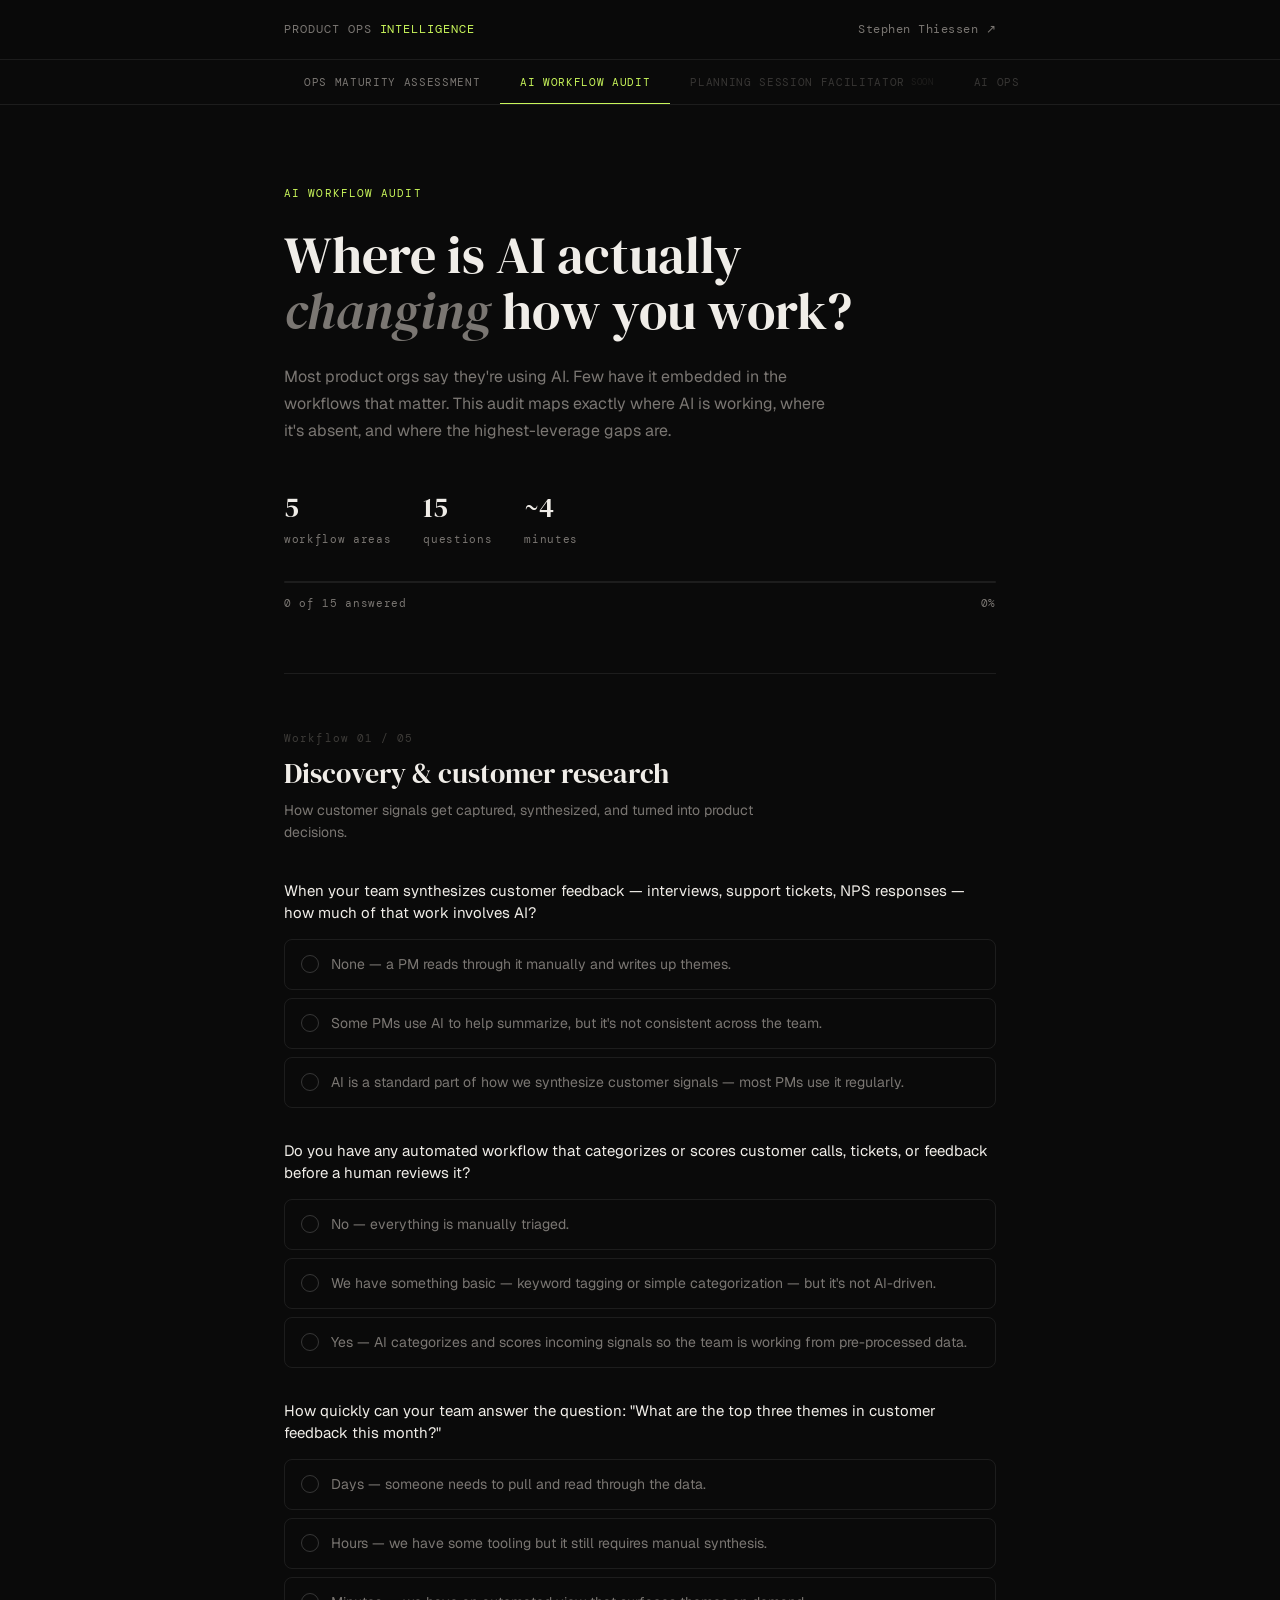
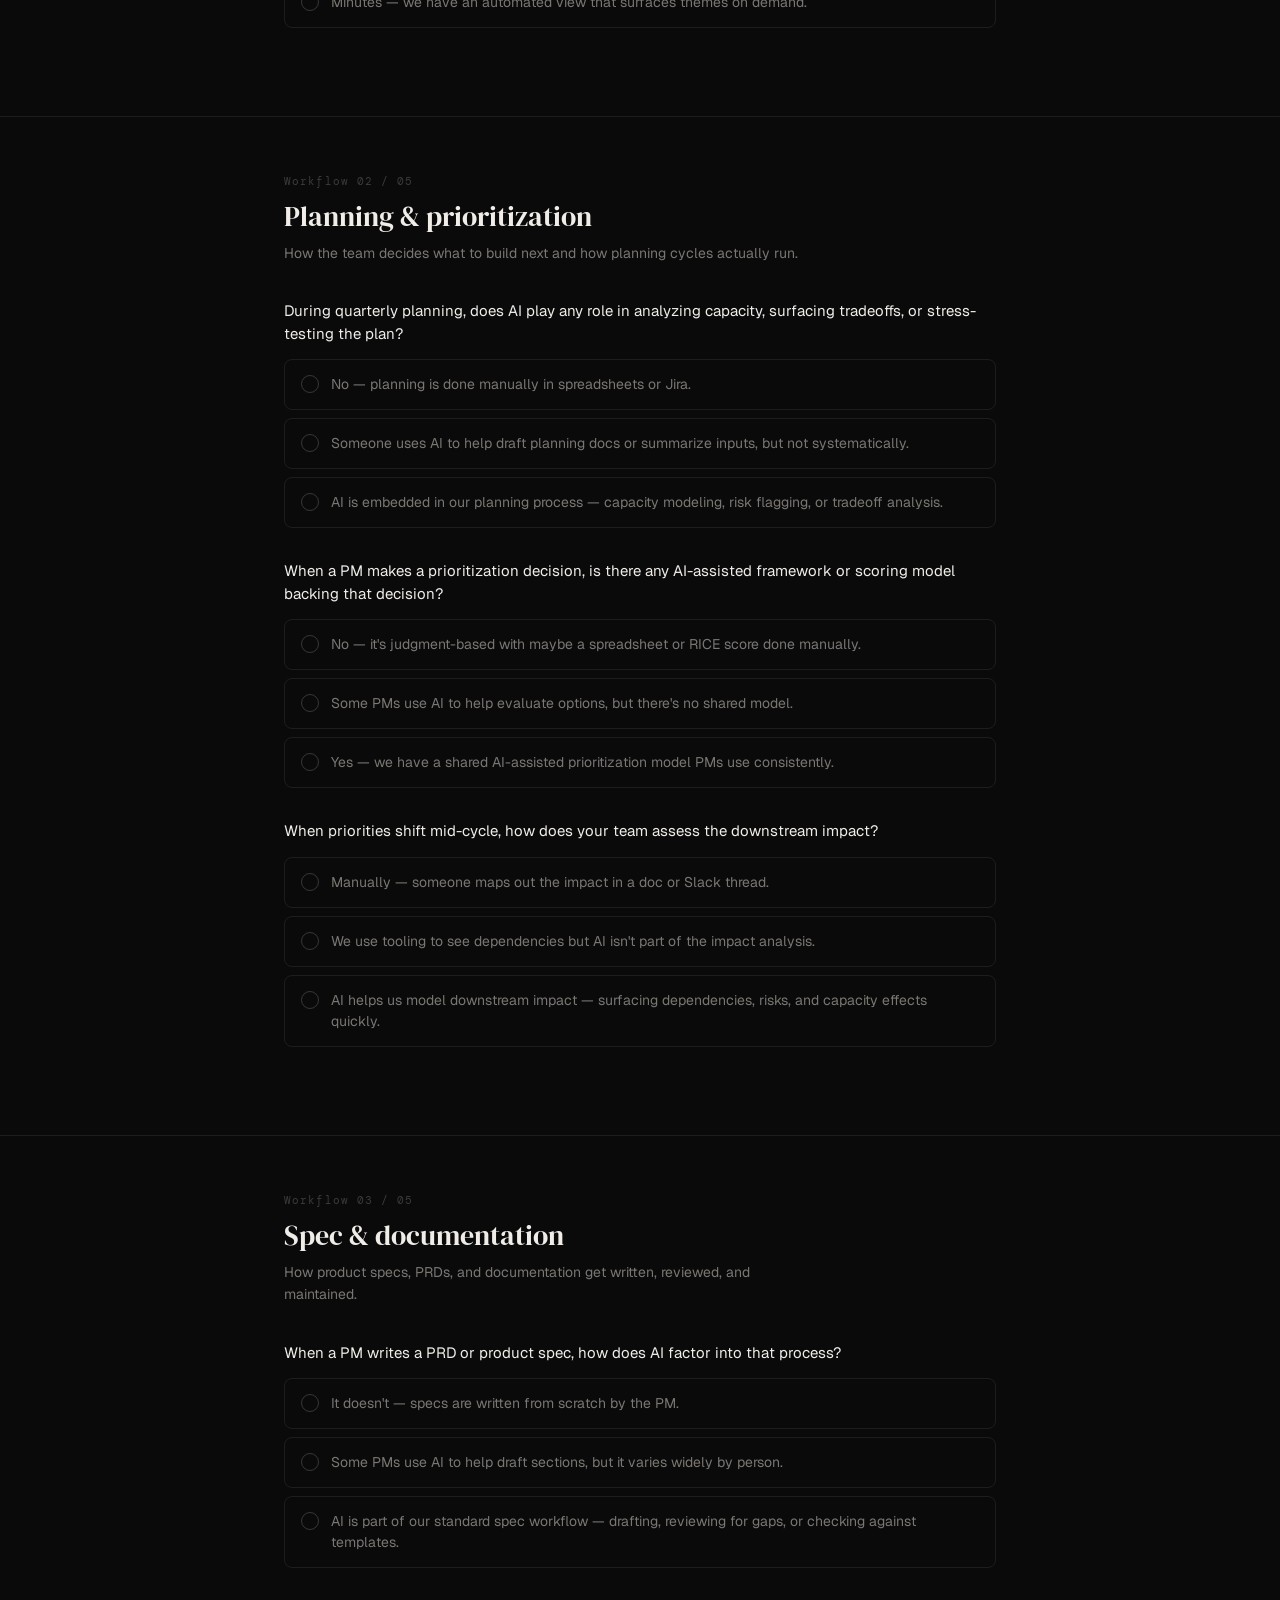
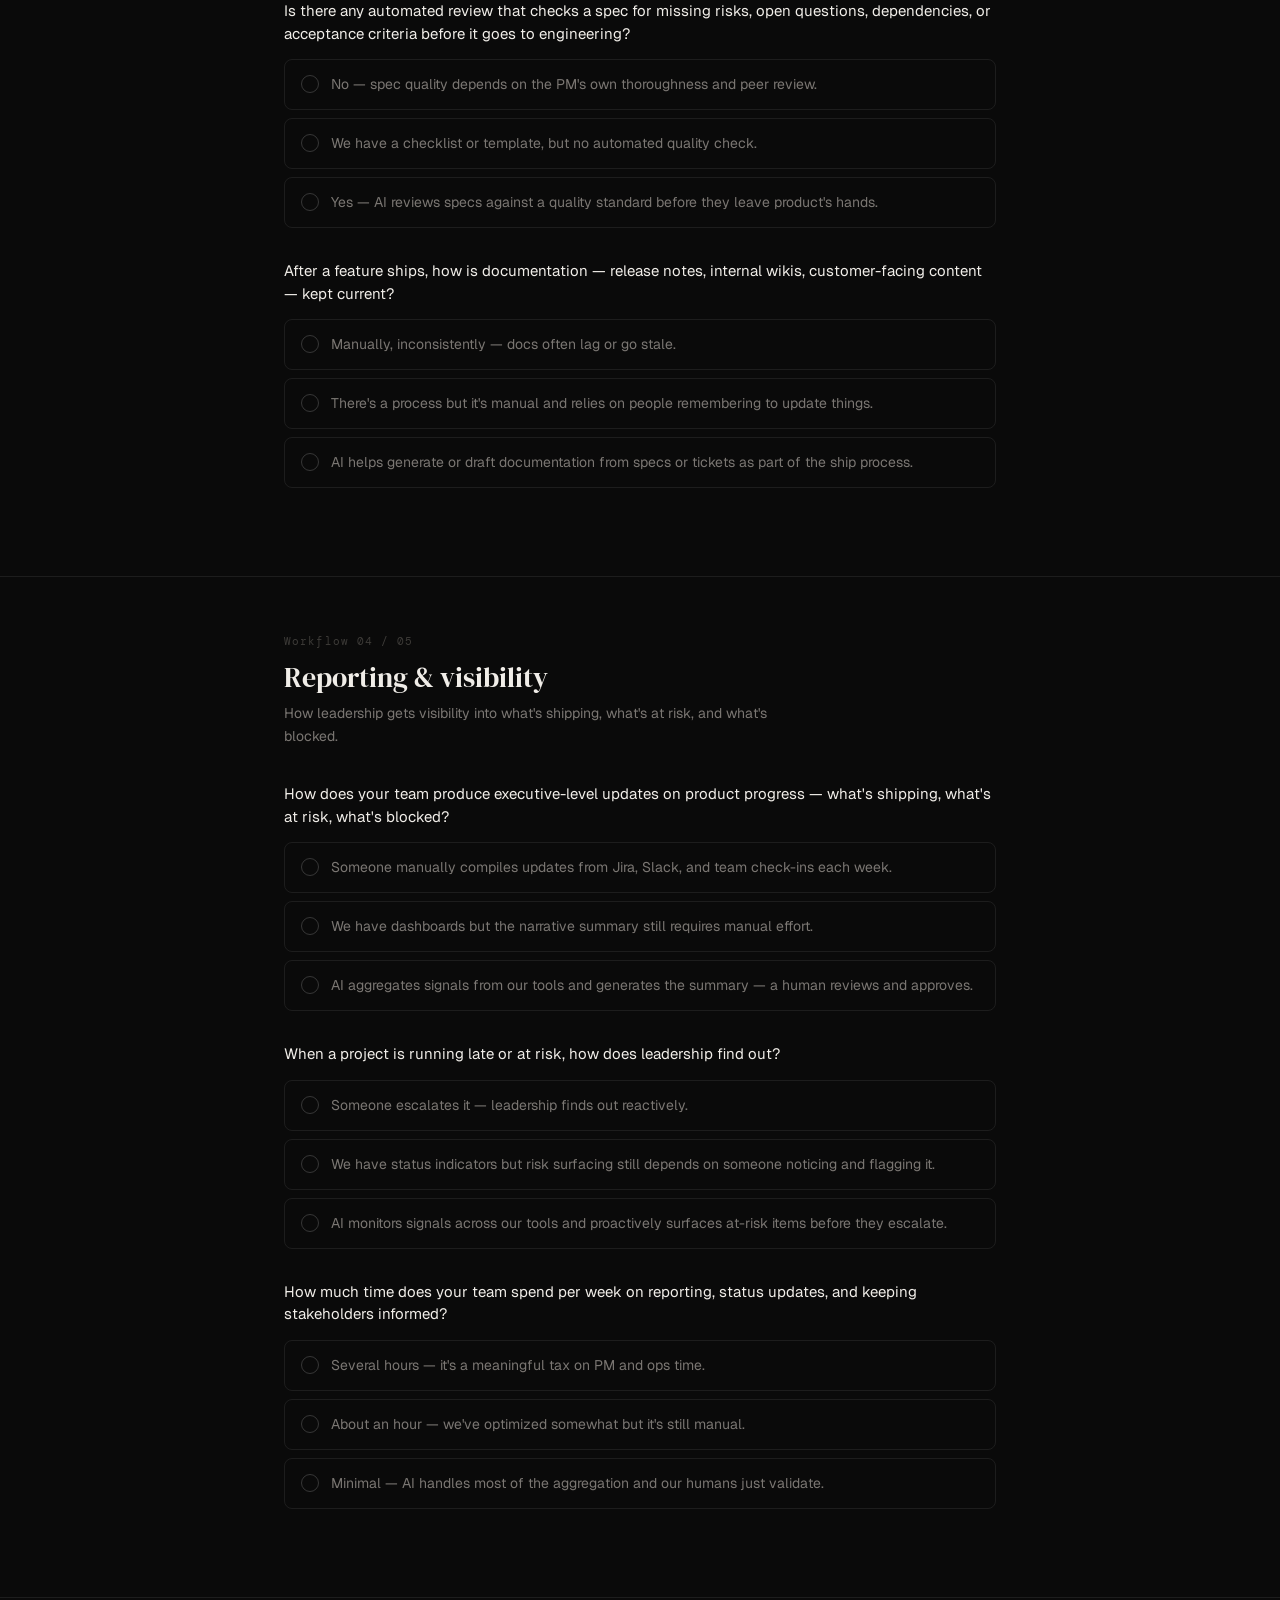
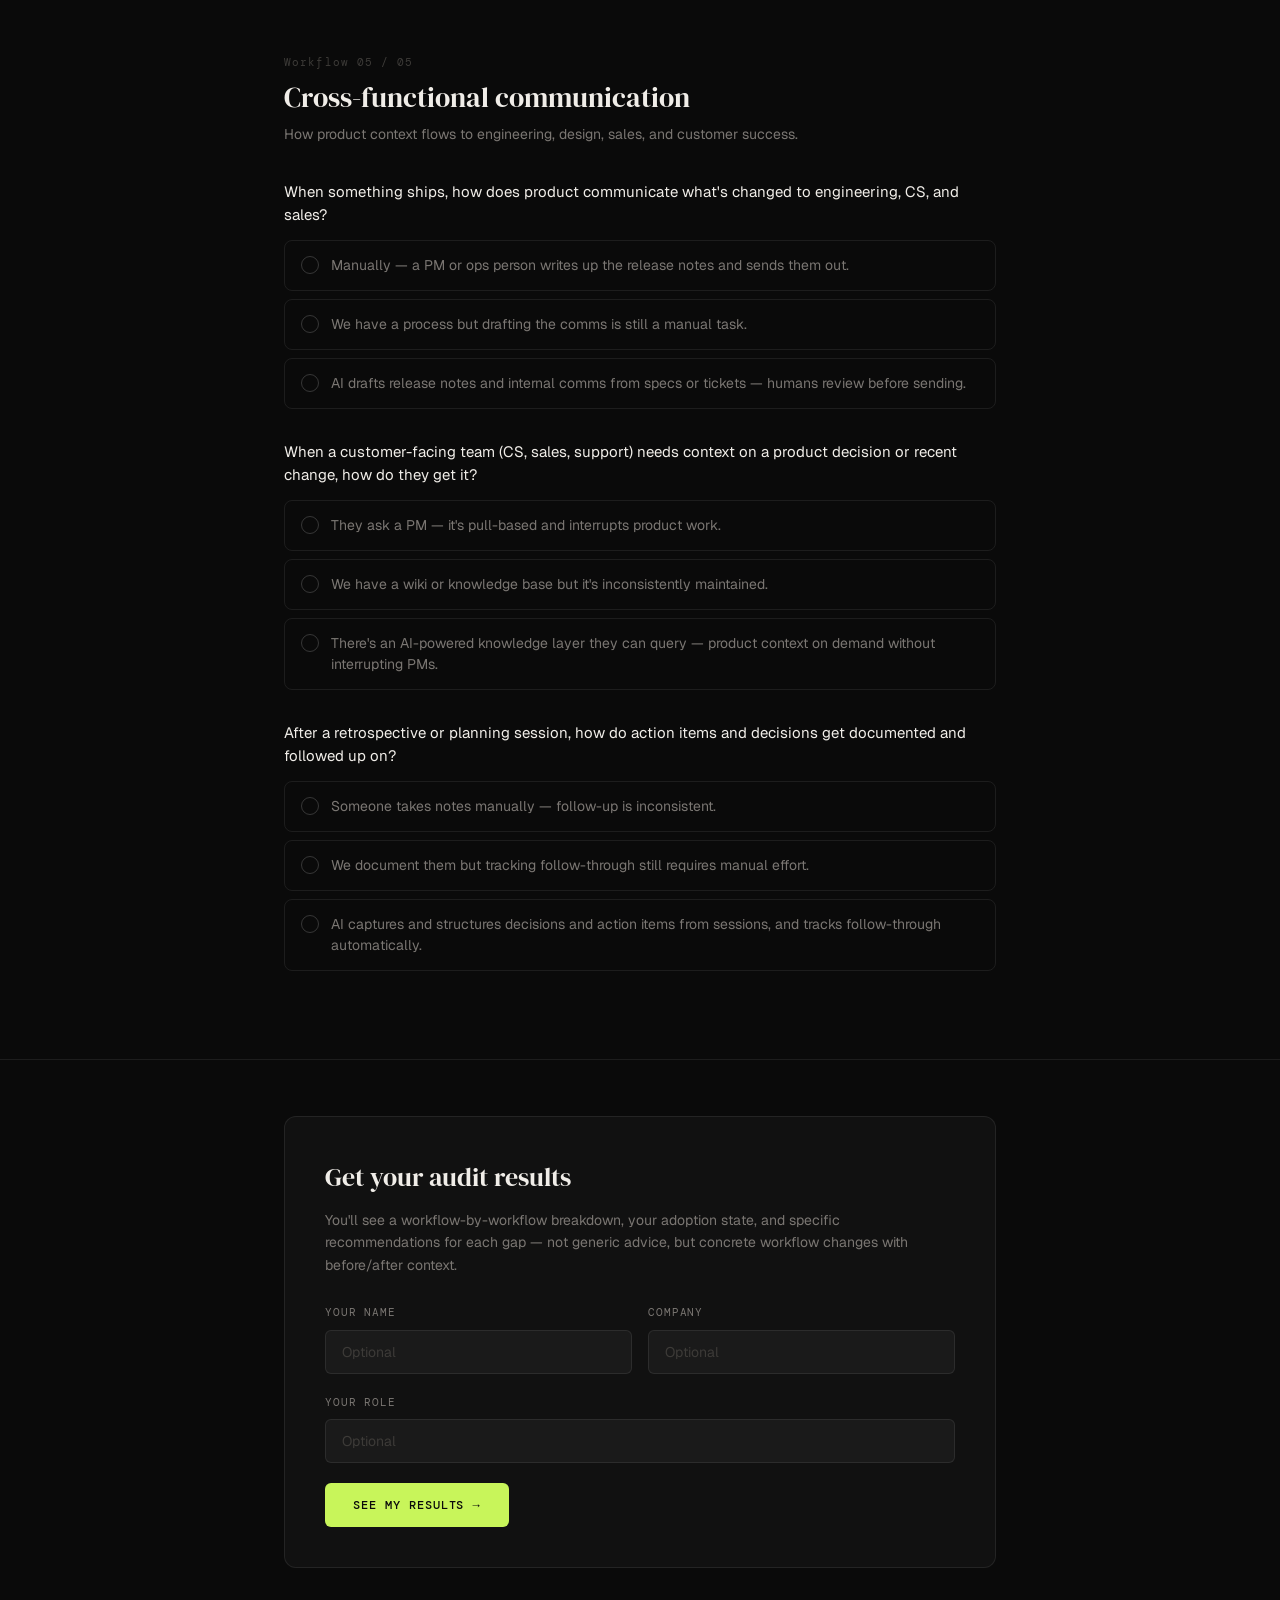
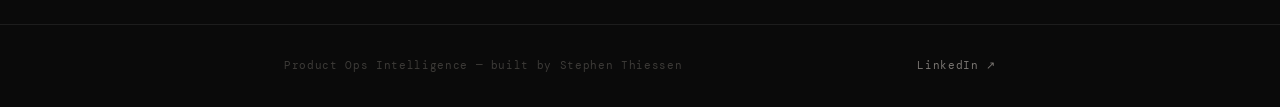
<file: ai-workflow-audit/index.html>
<!DOCTYPE html>
<html lang="en">
<head>
<meta charset="UTF-8">
<meta name="viewport" content="width=device-width, initial-scale=1.0">
<title>Product Ops Intelligence — Stephen Thiessen</title>
<link rel="preconnect" href="https://fonts.googleapis.com">
<link rel="preconnect" href="https://fonts.gstatic.com" crossorigin>
<link href="https://fonts.googleapis.com/css2?family=DM+Serif+Display:ital@0;1&family=DM+Mono:wght@400;500&family=Geist:wght@300;400;500&display=swap" rel="stylesheet">
<style>
*, *::before, *::after { box-sizing: border-box; margin: 0; padding: 0; }
:root {
  --bg: #0a0a0a; --bg2: #111111; --bg3: #1a1a1a;
  --border: rgba(255,255,255,0.08); --border-hover: rgba(255,255,255,0.18);
  --text: #f0ede8; --text-muted: #7a7672; --text-dim: #3d3b38;
  --accent: #c8f55a; --accent-dim: rgba(200,245,90,0.10); --accent-border: rgba(200,245,90,0.28);
  --red: #ff5a5a; --amber: #f5a623;
  --serif: 'DM Serif Display', Georgia, serif;
  --mono: 'DM Mono', monospace;
  --sans: 'Geist', system-ui, sans-serif;
}
html { scroll-behavior: smooth; }
body { background: var(--bg); color: var(--text); font-family: var(--sans); font-size: 15px; line-height: 1.6; min-height: 100vh; -webkit-font-smoothing: antialiased; }
 
nav { border-bottom: 1px solid var(--border); padding: 20px 0; position: sticky; top: 0; background: rgba(10,10,10,0.92); backdrop-filter: blur(12px); z-index: 100; }
.nav-inner { max-width: 760px; margin: 0 auto; padding: 0 24px; display: flex; align-items: center; justify-content: space-between; }
.nav-logo { font-family: var(--mono); font-size: 12px; color: var(--text-muted); letter-spacing: 0.08em; text-transform: uppercase; text-decoration: none; }
.nav-logo span { color: var(--accent); }
.nav-link { font-size: 12px; color: var(--text-muted); text-decoration: none; font-family: var(--mono); letter-spacing: 0.04em; transition: color 0.2s; }
.nav-link:hover { color: var(--text); }
 
.tool-bar { border-bottom: 1px solid var(--border); }
.tool-bar-inner { max-width: 760px; margin: 0 auto; padding: 0 24px; display: flex; gap: 0; overflow-x: auto; scrollbar-width: none; }
.tool-bar-inner::-webkit-scrollbar { display: none; }
.tool-tab { font-family: var(--mono); font-size: 11px; letter-spacing: 0.06em; text-transform: uppercase; color: var(--text-muted); padding: 14px 20px; border: none; background: none; cursor: pointer; border-bottom: 2px solid transparent; transition: all 0.2s; white-space: nowrap; position: relative; top: 1px; }
.tool-tab:hover { color: var(--text); }
.tool-tab.active { color: var(--accent); border-bottom-color: var(--accent); }
.tool-tab.soon { opacity: 0.4; cursor: default; }
.tool-tab.soon::after { content: 'soon'; font-size: 9px; color: var(--text-dim); margin-left: 6px; vertical-align: 1px; }
 
.panel { display: none; }
.panel.active { display: block; }
 
.shell { max-width: 760px; margin: 0 auto; padding: 0 24px; }
 
/* Hero */
.hero { padding: 80px 0 60px; border-bottom: 1px solid var(--border); }
.hero-eyebrow { font-family: var(--mono); font-size: 11px; letter-spacing: 0.1em; text-transform: uppercase; color: var(--accent); margin-bottom: 24px; }
.hero h1 { font-family: var(--serif); font-size: clamp(36px, 6vw, 52px); line-height: 1.08; color: var(--text); margin-bottom: 24px; font-weight: 400; }
.hero h1 em { font-style: italic; color: var(--text-muted); }
.hero-body { font-size: 16px; color: var(--text-muted); max-width: 560px; line-height: 1.7; margin-bottom: 40px; }
.hero-meta { display: flex; gap: 32px; flex-wrap: wrap; }
.hero-stat { font-family: var(--mono); font-size: 11px; color: var(--text-muted); letter-spacing: 0.06em; }
.hero-stat strong { display: block; font-family: var(--serif); font-size: 28px; color: var(--text); font-weight: 400; letter-spacing: 0; margin-bottom: 2px; }
 
/* Progress */
.progress-bar-wrap { padding: 32px 0 0; }
.progress-track { height: 2px; background: var(--border); border-radius: 2px; overflow: hidden; margin-bottom: 12px; }
.progress-fill { height: 100%; background: var(--accent); border-radius: 2px; transition: width 0.4s ease; width: 0%; }
.progress-label { font-family: var(--mono); font-size: 11px; color: var(--text-muted); letter-spacing: 0.06em; display: flex; justify-content: space-between; }
 
/* Workflow sections */
.workflow-section { padding: 56px 0; border-bottom: 1px solid var(--border); }
.workflow-header { margin-bottom: 36px; }
.workflow-num { font-family: var(--mono); font-size: 11px; color: var(--text-dim); letter-spacing: 0.1em; margin-bottom: 10px; }
.workflow-title { font-family: var(--serif); font-size: 28px; font-weight: 400; color: var(--text); margin-bottom: 8px; line-height: 1.2; }
.workflow-sub { font-size: 14px; color: var(--text-muted); line-height: 1.6; max-width: 520px; }
 
/* Questions */
.question { margin-bottom: 32px; }
.q-text { font-size: 15px; color: var(--text); margin-bottom: 14px; line-height: 1.5; }
.q-options { display: flex; flex-direction: column; gap: 8px; }
.q-option { display: flex; align-items: flex-start; gap: 12px; padding: 14px 16px; border: 1px solid var(--border); border-radius: 8px; cursor: pointer; transition: all 0.15s; background: transparent; text-align: left; width: 100%; font-family: var(--sans); }
.q-option:hover { border-color: var(--border-hover); background: var(--bg2); }
.q-option.selected { border-color: var(--accent-border); background: var(--accent-dim); }
.q-option-dot { width: 18px; height: 18px; border-radius: 50%; border: 1.5px solid var(--border-hover); flex-shrink: 0; margin-top: 1px; display: flex; align-items: center; justify-content: center; transition: all 0.15s; }
.q-option.selected .q-option-dot { border-color: var(--accent); background: var(--accent); }
.q-option.selected .q-option-dot::after { content: ''; width: 6px; height: 6px; border-radius: 50%; background: var(--bg); }
.q-option-text { font-size: 14px; color: var(--text-muted); line-height: 1.5; transition: color 0.15s; }
.q-option.selected .q-option-text { color: var(--text); }
 
/* Submit */
.submit-section { padding: 56px 0; }
.submit-inner { border: 1px solid var(--border); border-radius: 12px; padding: 40px; background: var(--bg2); }
.submit-title { font-family: var(--serif); font-size: 26px; font-weight: 400; margin-bottom: 10px; }
.submit-sub { font-size: 14px; color: var(--text-muted); margin-bottom: 28px; line-height: 1.6; }
.field-group { margin-bottom: 20px; }
.field-label { font-family: var(--mono); font-size: 11px; letter-spacing: 0.08em; text-transform: uppercase; color: var(--text-muted); margin-bottom: 8px; display: block; }
.field-input { width: 100%; background: var(--bg3); border: 1px solid var(--border); border-radius: 6px; padding: 12px 16px; font-family: var(--sans); font-size: 14px; color: var(--text); outline: none; transition: border-color 0.2s; }
.field-input:focus { border-color: var(--accent-border); }
.field-input::placeholder { color: var(--text-dim); }
.field-row { display: grid; grid-template-columns: 1fr 1fr; gap: 16px; }
.incomplete-msg { font-family: var(--mono); font-size: 11px; color: var(--amber); margin-bottom: 20px; letter-spacing: 0.04em; display: none; }
.btn-primary { display: inline-flex; align-items: center; gap: 10px; background: var(--accent); color: var(--bg); font-family: var(--mono); font-size: 12px; letter-spacing: 0.08em; text-transform: uppercase; padding: 14px 28px; border: none; border-radius: 6px; cursor: pointer; transition: all 0.2s; font-weight: 500; }
.btn-primary:hover { background: #d4ff60; transform: translateY(-1px); }
.btn-secondary { display: inline-flex; align-items: center; gap: 10px; background: transparent; color: var(--text-muted); font-family: var(--mono); font-size: 12px; letter-spacing: 0.08em; text-transform: uppercase; padding: 14px 28px; border: 1px solid var(--border); border-radius: 6px; cursor: pointer; transition: all 0.2s; text-decoration: none; }
.btn-secondary:hover { border-color: var(--border-hover); color: var(--text); }
 
/* Results */
#audit-results { display: none; }
.results-hero { padding: 80px 0 56px; border-bottom: 1px solid var(--border); }
.results-eyebrow { font-family: var(--mono); font-size: 11px; letter-spacing: 0.1em; text-transform: uppercase; color: var(--text-muted); margin-bottom: 20px; }
.results-state-name { font-family: var(--serif); font-size: clamp(40px, 7vw, 60px); font-weight: 400; line-height: 1.05; margin-bottom: 20px; }
.results-score-row { display: flex; align-items: baseline; gap: 12px; margin-bottom: 24px; }
.results-score-num { font-family: var(--mono); font-size: 48px; color: var(--accent); line-height: 1; }
.results-score-denom { font-family: var(--mono); font-size: 18px; color: var(--text-dim); }
.results-diagnosis { font-size: 16px; color: var(--text-muted); max-width: 580px; line-height: 1.75; margin-bottom: 40px; }
 
/* Workflow scores */
.workflow-scores { padding: 56px 0; border-bottom: 1px solid var(--border); }
.section-label { font-family: var(--mono); font-size: 11px; letter-spacing: 0.1em; text-transform: uppercase; color: var(--text-muted); margin-bottom: 32px; }
.wf-score-row { display: grid; grid-template-columns: 200px 1fr 48px; align-items: center; gap: 20px; margin-bottom: 20px; }
.wf-score-label { font-size: 13px; color: var(--text-muted); }
.wf-score-track { height: 4px; background: var(--border); border-radius: 4px; overflow: hidden; }
.wf-score-fill { height: 100%; border-radius: 4px; transition: width 1s ease; width: 0%; }
.fill-low { background: var(--red); }
.fill-mid { background: var(--amber); }
.fill-high { background: var(--accent); }
.wf-score-val { font-family: var(--mono); font-size: 12px; color: var(--text-muted); text-align: right; }
 
/* Recommendations */
.recommendations { padding: 56px 0; border-bottom: 1px solid var(--border); }
.rec-card { border: 1px solid var(--border); border-radius: 12px; padding: 28px; background: var(--bg2); margin-bottom: 16px; }
.rec-card.critical { border-left: 3px solid var(--red); border-radius: 0 12px 12px 0; }
.rec-card.opportunity { border-left: 3px solid var(--amber); border-radius: 0 12px 12px 0; }
.rec-card.strength { border-left: 3px solid var(--accent); border-radius: 0 12px 12px 0; }
.rec-tag { font-family: var(--mono); font-size: 10px; letter-spacing: 0.1em; text-transform: uppercase; margin-bottom: 8px; }
.tag-critical { color: var(--red); }
.tag-opportunity { color: var(--amber); }
.tag-strength { color: var(--accent); }
.rec-workflow { font-size: 16px; font-weight: 500; color: var(--text); margin-bottom: 8px; }
.rec-finding { font-size: 14px; color: var(--text-muted); line-height: 1.65; margin-bottom: 16px; }
.rec-action { background: var(--bg3); border-radius: 8px; padding: 16px; }
.rec-action-label { font-family: var(--mono); font-size: 10px; letter-spacing: 0.08em; text-transform: uppercase; color: var(--text-dim); margin-bottom: 8px; }
.rec-action-text { font-size: 13px; color: var(--text-muted); line-height: 1.65; }
.rec-action-text strong { color: var(--text); font-weight: 500; }
.before-after { display: grid; grid-template-columns: 1fr 1fr; gap: 12px; margin-top: 12px; }
.ba-block { background: var(--bg); border-radius: 6px; padding: 12px; }
.ba-label { font-family: var(--mono); font-size: 9px; letter-spacing: 0.1em; text-transform: uppercase; color: var(--text-dim); margin-bottom: 6px; }
.ba-text { font-size: 12px; color: var(--text-muted); line-height: 1.5; }
.ba-block.after .ba-text { color: var(--text); }
 
/* CTA */
.results-cta { padding: 56px 0 80px; }
.results-cta-inner { border: 1px solid var(--accent-border); border-radius: 12px; padding: 48px; background: var(--accent-dim); text-align: center; }
.results-cta h2 { font-family: var(--serif); font-size: 32px; font-weight: 400; margin-bottom: 14px; }
.results-cta p { font-size: 15px; color: var(--text-muted); margin-bottom: 32px; line-height: 1.65; max-width: 480px; margin-left: auto; margin-right: auto; }
.results-cta-btns { display: flex; gap: 12px; justify-content: center; flex-wrap: wrap; }
 
footer { border-top: 1px solid var(--border); padding: 32px 0; }
.footer-inner { max-width: 760px; margin: 0 auto; padding: 0 24px; display: flex; align-items: center; justify-content: space-between; flex-wrap: wrap; gap: 12px; }
.footer-text { font-family: var(--mono); font-size: 11px; color: var(--text-dim); letter-spacing: 0.06em; }
.footer-link { font-family: var(--mono); font-size: 11px; color: var(--text-muted); text-decoration: none; letter-spacing: 0.06em; transition: color 0.2s; }
.footer-link:hover { color: var(--accent); }
 
.coming-soon { padding: 120px 0; text-align: center; }
.coming-soon-icon { font-family: var(--mono); font-size: 11px; letter-spacing: 0.1em; text-transform: uppercase; color: var(--text-dim); margin-bottom: 20px; }
.coming-soon h2 { font-family: var(--serif); font-size: 36px; font-weight: 400; color: var(--text-muted); margin-bottom: 14px; }
.coming-soon p { font-size: 14px; color: var(--text-dim); max-width: 360px; margin: 0 auto; line-height: 1.65; }
 
@media (max-width: 600px) {
  .field-row { grid-template-columns: 1fr; }
  .submit-inner { padding: 28px 20px; }
  .wf-score-row { grid-template-columns: 140px 1fr 40px; gap: 12px; }
  .before-after { grid-template-columns: 1fr; }
  .results-cta-inner { padding: 32px 20px; }
}
</style>
</head>
<body>
 
<nav>
  <div class="nav-inner">
    <a href="https://www.stephen-thiessen.com" class="nav-logo">Product Ops <span>Intelligence</span></a>
    <a href="https://www.linkedin.com/in/stephenthiessen" target="_blank" class="nav-link">Stephen Thiessen ↗</a>
  </div>
</nav>
 
<div class="tool-bar">
  <div class="tool-bar-inner">
    <button class="tool-tab" onclick="switchTool('assessment', this)">Ops Maturity Assessment</button>
    <button class="tool-tab active" onclick="switchTool('audit', this)">AI Workflow Audit</button>
    <button class="tool-tab soon" disabled>Planning Session Facilitator</button>
    <button class="tool-tab soon" disabled>AI Ops Playbook</button>
  </div>
</div>
 
<div id="panel-assessment" class="panel">
  <div class="shell">
    <div class="coming-soon">
      <div class="coming-soon-icon">// Separate tool</div>
      <h2>Ops Maturity Assessment</h2>
      <p>Already live. Takes 5 minutes to diagnose your product org's operating model across six dimensions.</p>
      <br>
      <a href="../ops-assessment/" class="btn-primary">Take the assessment →</a>
    </div>
  </div>
</div>
 
<div id="panel-audit" class="panel active">
 
  <div id="audit-form">
    <div class="shell">
      <div class="hero">
        <div class="hero-eyebrow">AI Workflow Audit</div>
        <h1>Where is AI actually<br><em>changing</em> how you work?</h1>
        <p class="hero-body">Most product orgs say they're using AI. Few have it embedded in the workflows that matter. This audit maps exactly where AI is working, where it's absent, and where the highest-leverage gaps are.</p>
        <div class="hero-meta">
          <div class="hero-stat"><strong>5</strong> workflow areas</div>
          <div class="hero-stat"><strong>15</strong> questions</div>
          <div class="hero-stat"><strong>~4</strong> minutes</div>
        </div>
        <div class="progress-bar-wrap">
          <div class="progress-track"><div class="progress-fill" id="progress-fill"></div></div>
          <div class="progress-label">
            <span id="progress-text">0 of 15 answered</span>
            <span id="progress-pct">0%</span>
          </div>
        </div>
      </div>
    </div>
 
    <!-- WORKFLOW 1: DISCOVERY & RESEARCH -->
    <div class="workflow-section">
      <div class="shell">
        <div class="workflow-header">
          <div class="workflow-num">Workflow 01 / 05</div>
          <div class="workflow-title">Discovery & customer research</div>
          <div class="workflow-sub">How customer signals get captured, synthesized, and turned into product decisions.</div>
        </div>
        <div class="question">
          <div class="q-text">When your team synthesizes customer feedback — interviews, support tickets, NPS responses — how much of that work involves AI?</div>
          <div class="q-options">
            <button class="q-option" onclick="selectOption(this,'w1q1',1)"><span class="q-option-dot"></span><span class="q-option-text">None — a PM reads through it manually and writes up themes.</span></button>
            <button class="q-option" onclick="selectOption(this,'w1q1',2)"><span class="q-option-dot"></span><span class="q-option-text">Some PMs use AI to help summarize, but it's not consistent across the team.</span></button>
            <button class="q-option" onclick="selectOption(this,'w1q1',3)"><span class="q-option-dot"></span><span class="q-option-text">AI is a standard part of how we synthesize customer signals — most PMs use it regularly.</span></button>
          </div>
        </div>
        <div class="question">
          <div class="q-text">Do you have any automated workflow that categorizes or scores customer calls, tickets, or feedback before a human reviews it?</div>
          <div class="q-options">
            <button class="q-option" onclick="selectOption(this,'w1q2',1)"><span class="q-option-dot"></span><span class="q-option-text">No — everything is manually triaged.</span></button>
            <button class="q-option" onclick="selectOption(this,'w1q2',2)"><span class="q-option-dot"></span><span class="q-option-text">We have something basic — keyword tagging or simple categorization — but it's not AI-driven.</span></button>
            <button class="q-option" onclick="selectOption(this,'w1q2',3)"><span class="q-option-dot"></span><span class="q-option-text">Yes — AI categorizes and scores incoming signals so the team is working from pre-processed data.</span></button>
          </div>
        </div>
        <div class="question">
          <div class="q-text">How quickly can your team answer the question: "What are the top three themes in customer feedback this month?"</div>
          <div class="q-options">
            <button class="q-option" onclick="selectOption(this,'w1q3',1)"><span class="q-option-dot"></span><span class="q-option-text">Days — someone needs to pull and read through the data.</span></button>
            <button class="q-option" onclick="selectOption(this,'w1q3',2)"><span class="q-option-dot"></span><span class="q-option-text">Hours — we have some tooling but it still requires manual synthesis.</span></button>
            <button class="q-option" onclick="selectOption(this,'w1q3',3)"><span class="q-option-dot"></span><span class="q-option-text">Minutes — we have an automated view that surfaces themes on demand.</span></button>
          </div>
        </div>
      </div>
    </div>
 
    <!-- WORKFLOW 2: PLANNING & PRIORITIZATION -->
    <div class="workflow-section">
      <div class="shell">
        <div class="workflow-header">
          <div class="workflow-num">Workflow 02 / 05</div>
          <div class="workflow-title">Planning & prioritization</div>
          <div class="workflow-sub">How the team decides what to build next and how planning cycles actually run.</div>
        </div>
        <div class="question">
          <div class="q-text">During quarterly planning, does AI play any role in analyzing capacity, surfacing tradeoffs, or stress-testing the plan?</div>
          <div class="q-options">
            <button class="q-option" onclick="selectOption(this,'w2q1',1)"><span class="q-option-dot"></span><span class="q-option-text">No — planning is done manually in spreadsheets or Jira.</span></button>
            <button class="q-option" onclick="selectOption(this,'w2q1',2)"><span class="q-option-dot"></span><span class="q-option-text">Someone uses AI to help draft planning docs or summarize inputs, but not systematically.</span></button>
            <button class="q-option" onclick="selectOption(this,'w2q1',3)"><span class="q-option-dot"></span><span class="q-option-text">AI is embedded in our planning process — capacity modeling, risk flagging, or tradeoff analysis.</span></button>
          </div>
        </div>
        <div class="question">
          <div class="q-text">When a PM makes a prioritization decision, is there any AI-assisted framework or scoring model backing that decision?</div>
          <div class="q-options">
            <button class="q-option" onclick="selectOption(this,'w2q2',1)"><span class="q-option-dot"></span><span class="q-option-text">No — it's judgment-based with maybe a spreadsheet or RICE score done manually.</span></button>
            <button class="q-option" onclick="selectOption(this,'w2q2',2)"><span class="q-option-dot"></span><span class="q-option-text">Some PMs use AI to help evaluate options, but there's no shared model.</span></button>
            <button class="q-option" onclick="selectOption(this,'w2q2',3)"><span class="q-option-dot"></span><span class="q-option-text">Yes — we have a shared AI-assisted prioritization model PMs use consistently.</span></button>
          </div>
        </div>
        <div class="question">
          <div class="q-text">When priorities shift mid-cycle, how does your team assess the downstream impact?</div>
          <div class="q-options">
            <button class="q-option" onclick="selectOption(this,'w2q3',1)"><span class="q-option-dot"></span><span class="q-option-text">Manually — someone maps out the impact in a doc or Slack thread.</span></button>
            <button class="q-option" onclick="selectOption(this,'w2q3',2)"><span class="q-option-dot"></span><span class="q-option-text">We use tooling to see dependencies but AI isn't part of the impact analysis.</span></button>
            <button class="q-option" onclick="selectOption(this,'w2q3',3)"><span class="q-option-dot"></span><span class="q-option-text">AI helps us model downstream impact — surfacing dependencies, risks, and capacity effects quickly.</span></button>
          </div>
        </div>
      </div>
    </div>
 
    <!-- WORKFLOW 3: SPEC & DOCUMENTATION -->
    <div class="workflow-section">
      <div class="shell">
        <div class="workflow-header">
          <div class="workflow-num">Workflow 03 / 05</div>
          <div class="workflow-title">Spec & documentation</div>
          <div class="workflow-sub">How product specs, PRDs, and documentation get written, reviewed, and maintained.</div>
        </div>
        <div class="question">
          <div class="q-text">When a PM writes a PRD or product spec, how does AI factor into that process?</div>
          <div class="q-options">
            <button class="q-option" onclick="selectOption(this,'w3q1',1)"><span class="q-option-dot"></span><span class="q-option-text">It doesn't — specs are written from scratch by the PM.</span></button>
            <button class="q-option" onclick="selectOption(this,'w3q1',2)"><span class="q-option-dot"></span><span class="q-option-text">Some PMs use AI to help draft sections, but it varies widely by person.</span></button>
            <button class="q-option" onclick="selectOption(this,'w3q1',3)"><span class="q-option-dot"></span><span class="q-option-text">AI is part of our standard spec workflow — drafting, reviewing for gaps, or checking against templates.</span></button>
          </div>
        </div>
        <div class="question">
          <div class="q-text">Is there any automated review that checks a spec for missing risks, open questions, dependencies, or acceptance criteria before it goes to engineering?</div>
          <div class="q-options">
            <button class="q-option" onclick="selectOption(this,'w3q2',1)"><span class="q-option-dot"></span><span class="q-option-text">No — spec quality depends on the PM's own thoroughness and peer review.</span></button>
            <button class="q-option" onclick="selectOption(this,'w3q2',2)"><span class="q-option-dot"></span><span class="q-option-text">We have a checklist or template, but no automated quality check.</span></button>
            <button class="q-option" onclick="selectOption(this,'w3q2',3)"><span class="q-option-dot"></span><span class="q-option-text">Yes — AI reviews specs against a quality standard before they leave product's hands.</span></button>
          </div>
        </div>
        <div class="question">
          <div class="q-text">After a feature ships, how is documentation — release notes, internal wikis, customer-facing content — kept current?</div>
          <div class="q-options">
            <button class="q-option" onclick="selectOption(this,'w3q3',1)"><span class="q-option-dot"></span><span class="q-option-text">Manually, inconsistently — docs often lag or go stale.</span></button>
            <button class="q-option" onclick="selectOption(this,'w3q3',2)"><span class="q-option-dot"></span><span class="q-option-text">There's a process but it's manual and relies on people remembering to update things.</span></button>
            <button class="q-option" onclick="selectOption(this,'w3q3',3)"><span class="q-option-dot"></span><span class="q-option-text">AI helps generate or draft documentation from specs or tickets as part of the ship process.</span></button>
          </div>
        </div>
      </div>
    </div>
 
    <!-- WORKFLOW 4: REPORTING & VISIBILITY -->
    <div class="workflow-section">
      <div class="shell">
        <div class="workflow-header">
          <div class="workflow-num">Workflow 04 / 05</div>
          <div class="workflow-title">Reporting & visibility</div>
          <div class="workflow-sub">How leadership gets visibility into what's shipping, what's at risk, and what's blocked.</div>
        </div>
        <div class="question">
          <div class="q-text">How does your team produce executive-level updates on product progress — what's shipping, what's at risk, what's blocked?</div>
          <div class="q-options">
            <button class="q-option" onclick="selectOption(this,'w4q1',1)"><span class="q-option-dot"></span><span class="q-option-text">Someone manually compiles updates from Jira, Slack, and team check-ins each week.</span></button>
            <button class="q-option" onclick="selectOption(this,'w4q1',2)"><span class="q-option-dot"></span><span class="q-option-text">We have dashboards but the narrative summary still requires manual effort.</span></button>
            <button class="q-option" onclick="selectOption(this,'w4q1',3)"><span class="q-option-dot"></span><span class="q-option-text">AI aggregates signals from our tools and generates the summary — a human reviews and approves.</span></button>
          </div>
        </div>
        <div class="question">
          <div class="q-text">When a project is running late or at risk, how does leadership find out?</div>
          <div class="q-options">
            <button class="q-option" onclick="selectOption(this,'w4q2',1)"><span class="q-option-dot"></span><span class="q-option-text">Someone escalates it — leadership finds out reactively.</span></button>
            <button class="q-option" onclick="selectOption(this,'w4q2',2)"><span class="q-option-dot"></span><span class="q-option-text">We have status indicators but risk surfacing still depends on someone noticing and flagging it.</span></button>
            <button class="q-option" onclick="selectOption(this,'w4q2',3)"><span class="q-option-dot"></span><span class="q-option-text">AI monitors signals across our tools and proactively surfaces at-risk items before they escalate.</span></button>
          </div>
        </div>
        <div class="question">
          <div class="q-text">How much time does your team spend per week on reporting, status updates, and keeping stakeholders informed?</div>
          <div class="q-options">
            <button class="q-option" onclick="selectOption(this,'w4q3',1)"><span class="q-option-dot"></span><span class="q-option-text">Several hours — it's a meaningful tax on PM and ops time.</span></button>
            <button class="q-option" onclick="selectOption(this,'w4q3',2)"><span class="q-option-dot"></span><span class="q-option-text">About an hour — we've optimized somewhat but it's still manual.</span></button>
            <button class="q-option" onclick="selectOption(this,'w4q3',3)"><span class="q-option-dot"></span><span class="q-option-text">Minimal — AI handles most of the aggregation and our humans just validate.</span></button>
          </div>
        </div>
      </div>
    </div>
 
    <!-- WORKFLOW 5: CROSS-FUNCTIONAL COMMUNICATION -->
    <div class="workflow-section">
      <div class="shell">
        <div class="workflow-header">
          <div class="workflow-num">Workflow 05 / 05</div>
          <div class="workflow-title">Cross-functional communication</div>
          <div class="workflow-sub">How product context flows to engineering, design, sales, and customer success.</div>
        </div>
        <div class="question">
          <div class="q-text">When something ships, how does product communicate what's changed to engineering, CS, and sales?</div>
          <div class="q-options">
            <button class="q-option" onclick="selectOption(this,'w5q1',1)"><span class="q-option-dot"></span><span class="q-option-text">Manually — a PM or ops person writes up the release notes and sends them out.</span></button>
            <button class="q-option" onclick="selectOption(this,'w5q1',2)"><span class="q-option-dot"></span><span class="q-option-text">We have a process but drafting the comms is still a manual task.</span></button>
            <button class="q-option" onclick="selectOption(this,'w5q1',3)"><span class="q-option-dot"></span><span class="q-option-text">AI drafts release notes and internal comms from specs or tickets — humans review before sending.</span></button>
          </div>
        </div>
        <div class="question">
          <div class="q-text">When a customer-facing team (CS, sales, support) needs context on a product decision or recent change, how do they get it?</div>
          <div class="q-options">
            <button class="q-option" onclick="selectOption(this,'w5q2',1)"><span class="q-option-dot"></span><span class="q-option-text">They ask a PM — it's pull-based and interrupts product work.</span></button>
            <button class="q-option" onclick="selectOption(this,'w5q2',2)"><span class="q-option-dot"></span><span class="q-option-text">We have a wiki or knowledge base but it's inconsistently maintained.</span></button>
            <button class="q-option" onclick="selectOption(this,'w5q2',3)"><span class="q-option-dot"></span><span class="q-option-text">There's an AI-powered knowledge layer they can query — product context on demand without interrupting PMs.</span></button>
          </div>
        </div>
        <div class="question">
          <div class="q-text">After a retrospective or planning session, how do action items and decisions get documented and followed up on?</div>
          <div class="q-options">
            <button class="q-option" onclick="selectOption(this,'w5q3',1)"><span class="q-option-dot"></span><span class="q-option-text">Someone takes notes manually — follow-up is inconsistent.</span></button>
            <button class="q-option" onclick="selectOption(this,'w5q3',2)"><span class="q-option-dot"></span><span class="q-option-text">We document them but tracking follow-through still requires manual effort.</span></button>
            <button class="q-option" onclick="selectOption(this,'w5q3',3)"><span class="q-option-dot"></span><span class="q-option-text">AI captures and structures decisions and action items from sessions, and tracks follow-through automatically.</span></button>
          </div>
        </div>
      </div>
    </div>
 
    <!-- SUBMIT -->
    <div class="submit-section">
      <div class="shell">
        <div class="submit-inner">
          <div class="submit-title">Get your audit results</div>
          <div class="submit-sub">You'll see a workflow-by-workflow breakdown, your adoption state, and specific recommendations for each gap — not generic advice, but concrete workflow changes with before/after context.</div>
          <div class="field-row">
            <div class="field-group">
              <label class="field-label" for="f-name">Your name</label>
              <input type="text" id="f-name" class="field-input" placeholder="Optional">
            </div>
            <div class="field-group">
              <label class="field-label" for="f-company">Company</label>
              <input type="text" id="f-company" class="field-input" placeholder="Optional">
            </div>
          </div>
          <div class="field-group">
            <label class="field-label" for="f-role">Your role</label>
            <input type="text" id="f-role" class="field-input" placeholder="Optional">
          </div>
          <div class="incomplete-msg" id="incomplete-msg">Please answer all 15 questions before submitting.</div>
          <div style="display:flex; gap:12px; flex-wrap:wrap;">
            <button class="btn-primary" onclick="submitAudit()">See my results →</button>
          </div>
        </div>
      </div>
    </div>
  </div>
 
  <!-- RESULTS -->
  <div id="audit-results">
    <div class="shell">
      <div class="results-hero">
        <div class="results-eyebrow" id="r-eyebrow">Audit complete</div>
        <div class="results-state-name" id="r-state"></div>
        <div class="results-score-row">
          <div class="results-score-num" id="r-score">—</div>
          <div class="results-score-denom">/ 45</div>
        </div>
        <div class="results-diagnosis" id="r-diagnosis"></div>
      </div>
 
      <div class="workflow-scores">
        <div class="section-label">Adoption by workflow area</div>
        <div id="wf-score-rows"></div>
      </div>
 
      <div class="recommendations">
        <div class="section-label">Specific recommendations</div>
        <div id="rec-blocks"></div>
      </div>
 
      <div class="results-cta">
        <div class="results-cta-inner">
          <h2>Want to implement these workflows?</h2>
          <p>I design and build AI-augmented product operations from scratch — the exact workflows surfaced in this audit. Let's connect.</p>
          <div class="results-cta-btns">
            <a href="https://www.linkedin.com/in/stephenthiessen" target="_blank" class="btn-primary">Connect on LinkedIn →</a>
            <button class="btn-secondary" onclick="resetAudit()">Retake audit</button>
          </div>
        </div>
      </div>
    </div>
  </div>
 
</div>
 
<div id="panel-facilitator" class="panel">
  <div class="shell"><div class="coming-soon"><div class="coming-soon-icon">// Coming soon</div><h2>Planning Session Facilitator</h2><p>An interactive guide for running a tight quarterly planning session — from inputs to prioritized output, with no wasted cycles.</p></div></div>
</div>
 
<div id="panel-playbook" class="panel">
  <div class="shell"><div class="coming-soon"><div class="coming-soon-icon">// Coming soon</div><h2>AI Ops Playbook</h2><p>A living framework for building AI-augmented product operations from scratch — tooling, workflows, governance, measurement.</p></div></div>
</div>
 
<footer>
  <div class="footer-inner">
    <span class="footer-text">Product Ops Intelligence — built by Stephen Thiessen</span>
    <a href="https://www.linkedin.com/in/stephenthiessen" target="_blank" class="footer-link">LinkedIn ↗</a>
  </div>
</footer>
 
<script>
const answers = {};
const QUESTIONS = ['w1q1','w1q2','w1q3','w2q1','w2q2','w2q3','w3q1','w3q2','w3q3','w4q1','w4q2','w4q3','w5q1','w5q2','w5q3'];
const WORKFLOWS = [
  { key: 'w1', label: 'Discovery & research' },
  { key: 'w2', label: 'Planning & prioritization' },
  { key: 'w3', label: 'Spec & documentation' },
  { key: 'w4', label: 'Reporting & visibility' },
  { key: 'w5', label: 'Cross-functional comms' }
];
 
const RECS = {
  w1: {
    low: {
      finding: 'Customer signals are being processed manually — a PM reads through feedback, takes notes, and writes up themes. This is the most time-consuming and inconsistent form of synthesis, and the most replaceable.',
      action: 'Build a categorization workflow that processes incoming customer signals before a human sees them. Connect your call recordings or support tickets to an AI layer that tags sentiment, extracts themes, and scores urgency. At Drata, this cut synthesis time by roughly 70% and surfaced churn signals weeks earlier than manual review.',
      before: 'PM spends 3–4 hours reading through call notes and tickets to write a monthly theme summary.',
      after: 'AI categorizes and scores signals daily. PM reviews a pre-processed summary in 20 minutes and validates the themes.'
    },
    mid: {
      finding: 'AI is being used for synthesis but inconsistently — some PMs use it, others don\'t. The value doesn\'t compound when it\'s individual rather than systematic.',
      action: 'Standardize the synthesis workflow across the PM team. Create a shared prompt library and a consistent intake process so every PM is working from the same AI-assisted foundation. The goal is institutional capability, not individual shortcuts.',
      before: 'Two PMs use AI for research synthesis, three don\'t — output quality and speed varies significantly.',
      after: 'Shared prompt library and workflow means all PMs produce consistent, AI-assisted synthesis regardless of individual tool fluency.'
    },
    high: { finding: 'Discovery and research workflows are AI-embedded. Customer signals are being processed systematically before humans touch them.', action: 'This is a genuine strength. The next lever is connecting your synthesis output directly into your planning process — so themes from customer feedback automatically surface in prioritization conversations without manual translation.', before: '', after: '' }
  },
  w2: {
    low: {
      finding: 'Planning is done manually — spreadsheets, Jira, gut feel. This is where the most expensive planning mistakes happen: overcommitting capacity, missing dependencies, and making tradeoffs without full information.',
      action: 'Start with one AI integration in planning: capacity modeling. Before finalizing a quarterly plan, run your committed initiatives through an AI prompt that checks historical delivery rates against current commitments and flags overcommitment. At DoubleVerify, this single intervention cut planned quarterly scope nearly in half.',
      before: 'Leadership approves a plan with 60 initiatives. By week 6, the team is visibly behind and tradeoff conversations start.',
      after: 'AI capacity check flags overcommitment before sign-off. Plan goes in at 30 initiatives — achievable, credible, and trusted.'
    },
    mid: {
      finding: 'Some AI is present in planning but it\'s not systematic. The highest-leverage gap is usually dependency and risk analysis — not drafting, but stress-testing.',
      action: 'Add an AI-powered risk review step to your planning cycle. Before the plan is finalized, run a structured prompt that identifies: which initiatives have unresolved dependencies, which are scoped without engineering input, and which are adjacent to historically late work. Surface these before commitment, not during execution.',
      before: 'Risks emerge during execution when they\'re expensive to address.',
      after: 'Structured AI risk review catches the top 3–5 risks before the plan is locked — teams enter the quarter eyes open.'
    },
    high: { finding: 'Planning has real AI integration. Capacity modeling, risk analysis, and tradeoff support are active.', action: 'The frontier here is connecting planning outputs to live execution — so when actuals diverge from plan, AI surfaces the delta and suggests re-prioritization options before leadership asks.', before: '', after: '' }
  },
  w3: {
    low: {
      finding: 'Specs are written from scratch by PMs with no AI assist. This means spec quality varies by person, gaps get caught late (or not at all), and documentation falls behind after ship.',
      action: 'Implement a two-step AI workflow for specs: generation and review. For generation, use a structured prompt that drafts PRD sections from a brief. For review, run every spec through a gap-check prompt before it leaves product\'s hands — checking for missing acceptance criteria, unaddressed risks, and open questions. This is one of the highest-ROI AI integrations available to a product team.',
      before: 'PM writes spec from scratch in 3 hours. Engineering discovers missing edge cases in sprint planning.',
      after: 'PM drafts in 45 minutes using AI assist. AI gap-check catches 4 missing items before engineering sees it.'
    },
    mid: {
      finding: 'Some AI is present in spec writing but there\'s no quality gate. The gap-check step — AI reviewing specs before they go to engineering — is typically the highest-leverage missing piece.',
      action: 'Build the spec quality gate: a shared prompt that every PM runs before marking a spec ready for engineering review. Train it on your most common failure modes — the things that typically come back from engineering as missing or unclear. Make it a team norm, not optional.',
      before: 'Spec quality varies by PM. Engineering review cycles are longer for specs from less experienced PMs.',
      after: 'Quality gate runs before every spec. Gaps caught at the product layer, not the engineering layer.'
    },
    high: { finding: 'Spec and documentation workflows are AI-embedded. Generation, review, and post-ship documentation are all covered.', action: 'The next layer is institutional memory — connecting documentation to a queryable knowledge layer so CS, sales, and support can self-serve product context without interrupting PMs.', before: '', after: '' }
  },
  w4: {
    low: {
      finding: 'Reporting is a significant manual tax — someone spends hours each week compiling updates from Jira, Slack, and team check-ins. This is high-effort, low-value work that AI can almost entirely replace.',
      action: 'Build an executive summary agent that pulls from your existing tools. A workflow that queries Jira for status changes, Slack for blockers, and Confluence for initiative updates — then generates a structured weekly summary — can replace 3–4 hours of manual work with a 10-minute review. This was one of the first AI workflows built at DoubleVerify and had immediate, visible impact.',
      before: 'Ops person spends 3 hours every Friday pulling together the weekly product update for leadership.',
      after: 'Agent runs automatically Thursday night. Ops reviews and approves a pre-drafted summary in 15 minutes Friday morning.'
    },
    mid: {
      finding: 'Dashboards exist but the narrative summary is still manual. The highest-leverage gap is usually proactive risk surfacing — identifying at-risk items before someone escalates them.',
      action: 'Add a risk monitoring layer to your existing dashboards. A workflow that runs daily against your Jira data — flagging items that have been blocked for more than N days, initiatives with approaching deadlines and no recent updates, or tickets that have been reassigned more than twice — surfaces risk before it becomes an escalation.',
      before: 'Leadership finds out a project is at risk when a PM brings it up in a weekly meeting.',
      after: 'Risk monitor flags the issue 5 days earlier. Conversation moves from escalation to options.'
    },
    high: { finding: 'Reporting and visibility are AI-automated. Summary generation and risk surfacing are systematized.', action: 'The frontier is predictive — using historical delivery data to forecast which current initiatives are likely to slip before any signals appear. This moves the conversation from reactive risk management to proactive capacity adjustment.', before: '', after: '' }
  },
  w5: {
    low: {
      finding: 'Cross-functional communication is manual and pull-based — GTM teams interrupt PMs to get context, release notes get written from scratch, and retrospective actions go undocumented. This is a coordination tax that scales badly as the org grows.',
      action: 'Start with automated release notes. A workflow that drafts release notes from merged tickets or completed specs — using a prompt trained on your preferred format and audience — can eliminate 80% of the manual effort and ensure GTM teams always have current context. The second step is building a queryable knowledge layer so CS and sales can self-serve without interrupting product.',
      before: 'PM spends 45 minutes writing release notes after each sprint. CS still messages asking for context on changes.',
      after: 'AI drafts release notes from merged tickets in 5 minutes. PM reviews and ships. CS queries the knowledge base for context on demand.'
    },
    mid: {
      finding: 'Some communication workflows exist but drafting is still manual and the knowledge layer isn\'t queryable. The self-serve knowledge layer is typically the highest-leverage missing piece at this stage.',
      action: 'Build a lightweight internal knowledge agent. Connect your product wiki, release notes, and spec library to an AI layer that CS, sales, and support can query in natural language. This eliminates a significant category of PM interruptions and gives GTM teams better context than they typically get from manual comms.',
      before: 'CS messages the PM channel 8 times a day for context on product changes.',
      after: 'CS queries the knowledge agent and gets instant, accurate context. PM interruptions for product questions drop by 60%.'
    },
    high: { finding: 'Cross-functional communication is systematized and AI-assisted. Release notes, knowledge access, and decision documentation are all covered.', action: 'The next layer is closing the loop from customer conversations back into planning — an automated signal that flags when CS or sales interactions surface product gaps, and routes those signals into the prioritization process without manual translation.', before: '', after: '' }
  }
};
 
function selectOption(btn, qKey, val) {
  btn.closest('.q-options').querySelectorAll('.q-option').forEach(b => b.classList.remove('selected'));
  btn.classList.add('selected');
  answers[qKey] = val;
  updateProgress();
}
 
function updateProgress() {
  const count = Object.keys(answers).length;
  const pct = Math.round((count / 15) * 100);
  document.getElementById('progress-fill').style.width = pct + '%';
  document.getElementById('progress-text').textContent = count + ' of 15 answered';
  document.getElementById('progress-pct').textContent = pct + '%';
}
 
function wfScore(key) {
  return (answers[key+'q1']||0) + (answers[key+'q2']||0) + (answers[key+'q3']||0);
}
 
function submitAudit() {
  const unanswered = QUESTIONS.filter(q => !answers[q]);
  if (unanswered.length > 0) {
    const msg = document.getElementById('incomplete-msg');
    msg.style.display = 'block';
    msg.scrollIntoView({ behavior: 'smooth', block: 'center' });
    return;
  }
  document.getElementById('incomplete-msg').style.display = 'none';
 
  const scores = {};
  let total = 0;
  WORKFLOWS.forEach(w => { scores[w.key] = wfScore(w.key); total += scores[w.key]; });
 
  let state, diagnosis;
  if (total <= 18) {
    state = 'Absent';
    diagnosis = 'AI is not meaningfully embedded in how your product org works. Individual tools may exist but there are no shared workflows, no systematic adoption, and no compounding value. This is the most common state — and the highest-opportunity. The workflows that would change your org\'s output most are also the most straightforward to build. The gap between where you are and where AI-native product orgs operate is widening fast.';
  } else if (total <= 30) {
    state = 'Emerging';
    diagnosis = 'AI has a foothold but it\'s fragmented — some individuals use tools, a workflow or two exists, but there\'s no coherent system. The value isn\'t compounding because adoption is individual rather than institutional. The risk at this stage is stalling here: the org feels like it\'s "doing AI" without capturing the leverage that comes from systematic workflow redesign.';
  } else if (total <= 40) {
    state = 'Embedded';
    diagnosis = 'AI is working inside your product org. Multiple workflow areas have meaningful adoption, some processes have been genuinely redesigned rather than just assisted. The gaps that remain are likely in the areas that require more coordination — cross-functional workflows or reporting systems that touch multiple teams. The question at this stage is how to systematize what\'s working and close the remaining gaps.';
  } else {
    state = 'Optimized';
    diagnosis = 'AI is a genuine capability of your product org, not just a set of individual tools. Workflows are designed around AI rather than having AI layered on top. The value is compounding — each workflow that runs automatically creates capacity for the next improvement. The frontier here is predictive: using operational data to anticipate problems rather than just respond to them faster.';
  }
 
  document.getElementById('r-state').textContent = state;
  document.getElementById('r-score').textContent = total;
  document.getElementById('r-diagnosis').textContent = diagnosis;
 
  const name = document.getElementById('f-name').value.trim();
  if (name) document.getElementById('r-eyebrow').textContent = name + '\'s audit';
 
  const rowsEl = document.getElementById('wf-score-rows');
  rowsEl.innerHTML = '';
  WORKFLOWS.forEach(w => {
    const s = scores[w.key];
    const pct = Math.round((s / 9) * 100);
    const fillClass = s <= 3 ? 'fill-low' : s <= 6 ? 'fill-mid' : 'fill-high';
    rowsEl.innerHTML += `<div class="wf-score-row">
      <div class="wf-score-label">${w.label}</div>
      <div class="wf-score-track"><div class="wf-score-fill ${fillClass}" style="width:0%" data-pct="${pct}"></div></div>
      <div class="wf-score-val">${s} / 9</div>
    </div>`;
  });
 
  const recsEl = document.getElementById('rec-blocks');
  recsEl.innerHTML = '';
  const sorted = WORKFLOWS.map(w => ({ ...w, score: scores[w.key] })).sort((a,b) => a.score - b.score);
 
  sorted.forEach(w => {
    const tier = w.score <= 3 ? 'low' : w.score <= 6 ? 'mid' : 'high';
    const rec = RECS[w.key][tier];
    const cardClass = tier === 'low' ? 'critical' : tier === 'mid' ? 'opportunity' : 'strength';
    const tagClass = tier === 'low' ? 'tag-critical' : tier === 'mid' ? 'tag-opportunity' : 'tag-strength';
    const tagLabel = tier === 'low' ? 'High-leverage gap' : tier === 'mid' ? 'Opportunity' : 'Strength';
 
    const baHtml = (rec.before && tier !== 'high') ? `
      <div class="before-after">
        <div class="ba-block before"><div class="ba-label">Before</div><div class="ba-text">${rec.before}</div></div>
        <div class="ba-block after"><div class="ba-label">After</div><div class="ba-text">${rec.after}</div></div>
      </div>` : '';
 
    recsEl.innerHTML += `<div class="rec-card ${cardClass}">
      <div class="rec-tag ${tagClass}">${tagLabel}</div>
      <div class="rec-workflow">${w.label}</div>
      <div class="rec-finding">${rec.finding}</div>
      <div class="rec-action">
        <div class="rec-action-label">// Recommended workflow change</div>
        <div class="rec-action-text">${rec.action}${baHtml}</div>
      </div>
    </div>`;
  });
 
  document.getElementById('audit-form').style.display = 'none';
  document.getElementById('audit-results').style.display = 'block';
  window.scrollTo({ top: 0, behavior: 'smooth' });
 
  setTimeout(() => {
    document.querySelectorAll('.wf-score-fill').forEach(el => {
      el.style.width = el.dataset.pct + '%';
    });
  }, 300);
 
  sendToFormspree(total, scores, state, diagnosis, sorted, name,
    document.getElementById('f-company').value.trim(),
    document.getElementById('f-role').value.trim()
  );
}
 
function sendToFormspree(total, scores, state, diagnosis, sorted, name, company, role) {
  const SEP = '----------------------------------';
 
  const wfLines = WORKFLOWS.map(w => {
    const s = scores[w.key];
    const filled = Math.round((s/9)*10);
    return w.label + ': ' + s + '/9  [' + '='.repeat(filled) + '-'.repeat(10-filled) + ']';
  }).join('\n');
 
  const recLines = sorted.map(w => {
    const tier = w.score <= 3 ? 'low' : w.score <= 6 ? 'mid' : 'high';
    const tagLabel = tier === 'low' ? 'High-leverage gap' : tier === 'mid' ? 'Opportunity' : 'Strength';
    const rec = RECS[w.key][tier];
    const lines = [tagLabel + ' -- ' + w.label, rec.finding, 'Recommendation: ' + rec.action];
    if (rec.before && tier !== 'high') {
      lines.push('Before: ' + rec.before);
      lines.push('After:  ' + rec.after);
    }
    return lines.join('\n');
  }).join('\n\n');
 
  const payload = {
    _subject: 'AI Workflow Audit: ' + state + ' -- ' + (name||'Anonymous') + (company ? ' @ '+company : '') + ' (' + total + '/45)',
    results: [
      SEP, 'RESPONDENT', SEP,
      'Name:    ' + (name||'Anonymous'),
      'Company: ' + (company||'Not provided'),
      'Role:    ' + (role||'Not provided'),
      '',
      SEP, 'ADOPTION STATE: ' + state.toUpperCase() + ' (' + total + '/45)', SEP,
      diagnosis,
      '',
      SEP, 'SCORES BY WORKFLOW', SEP,
      wfLines,
      '',
      SEP, 'RECOMMENDATIONS', SEP,
      recLines,
      '',
      SEP,
      'Submitted: ' + new Date().toLocaleString('en-US', {dateStyle:'full',timeStyle:'short'}),
      SEP
    ].join('\n')
  };
 
  fetch('https://formspree.io/f/xjgljlpv', {
    method: 'POST',
    headers: { 'Content-Type': 'application/json', 'Accept': 'application/json' },
    body: JSON.stringify(payload)
  }).then(res => {
    if (!res.ok) res.json().then(d => console.error('Formspree error:', d)).catch(()=>{});
    else console.log('Formspree OK');
  }).catch(err => console.error('Formspree error:', err));
}
 
function resetAudit() {
  Object.keys(answers).forEach(k => delete answers[k]);
  document.querySelectorAll('.q-option').forEach(b => b.classList.remove('selected'));
  document.getElementById('audit-results').style.display = 'none';
  document.getElementById('audit-form').style.display = 'block';
  updateProgress();
  window.scrollTo({ top: 0, behavior: 'smooth' });
}
 
function switchTool(tool, btn) {
  if (btn.classList.contains('soon')) return;
  document.querySelectorAll('.tool-tab').forEach(t => t.classList.remove('active'));
  btn.classList.add('active');
  document.querySelectorAll('.panel').forEach(p => p.classList.remove('active'));
  const panelMap = { assessment: 'panel-assessment', audit: 'panel-audit', facilitator: 'panel-facilitator', playbook: 'panel-playbook' };
  document.getElementById(panelMap[tool]).classList.add('active');
  window.scrollTo({ top: 0, behavior: 'smooth' });
}
</script>
</body>
</html>
</file>
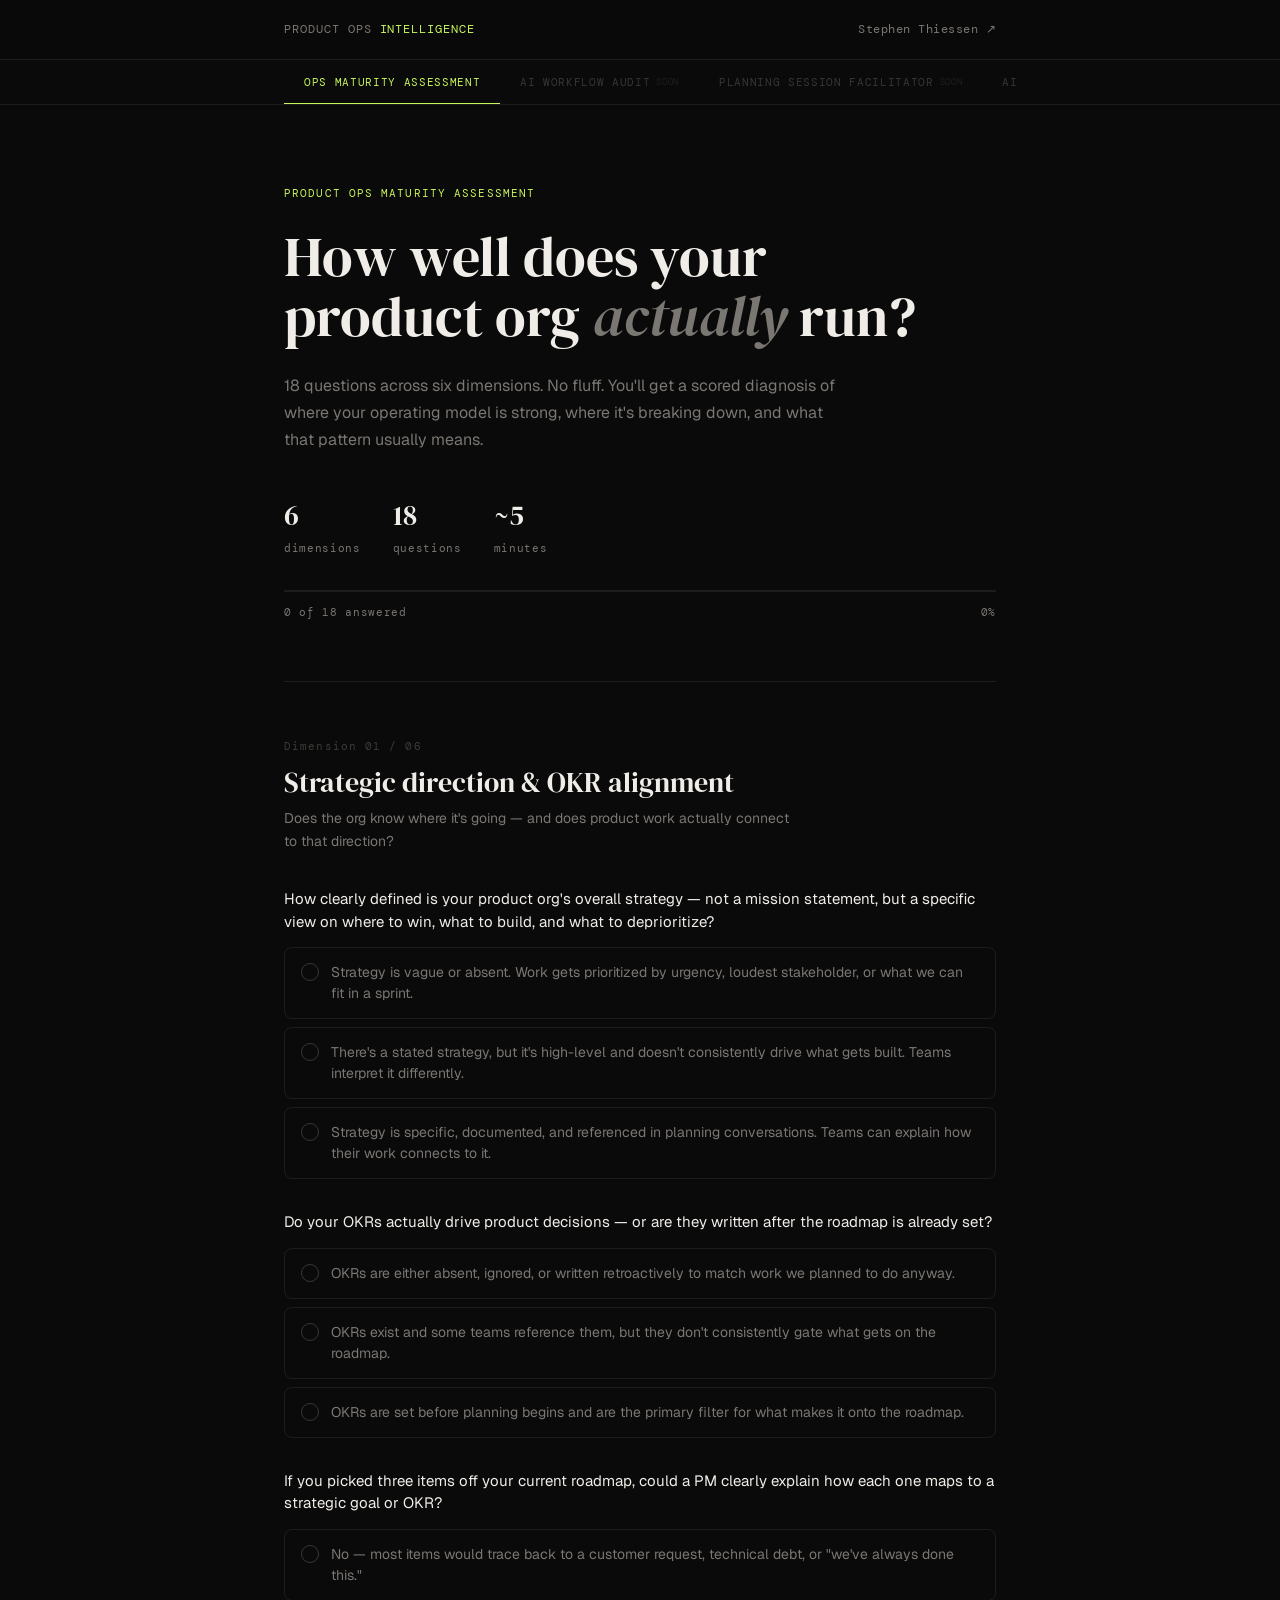
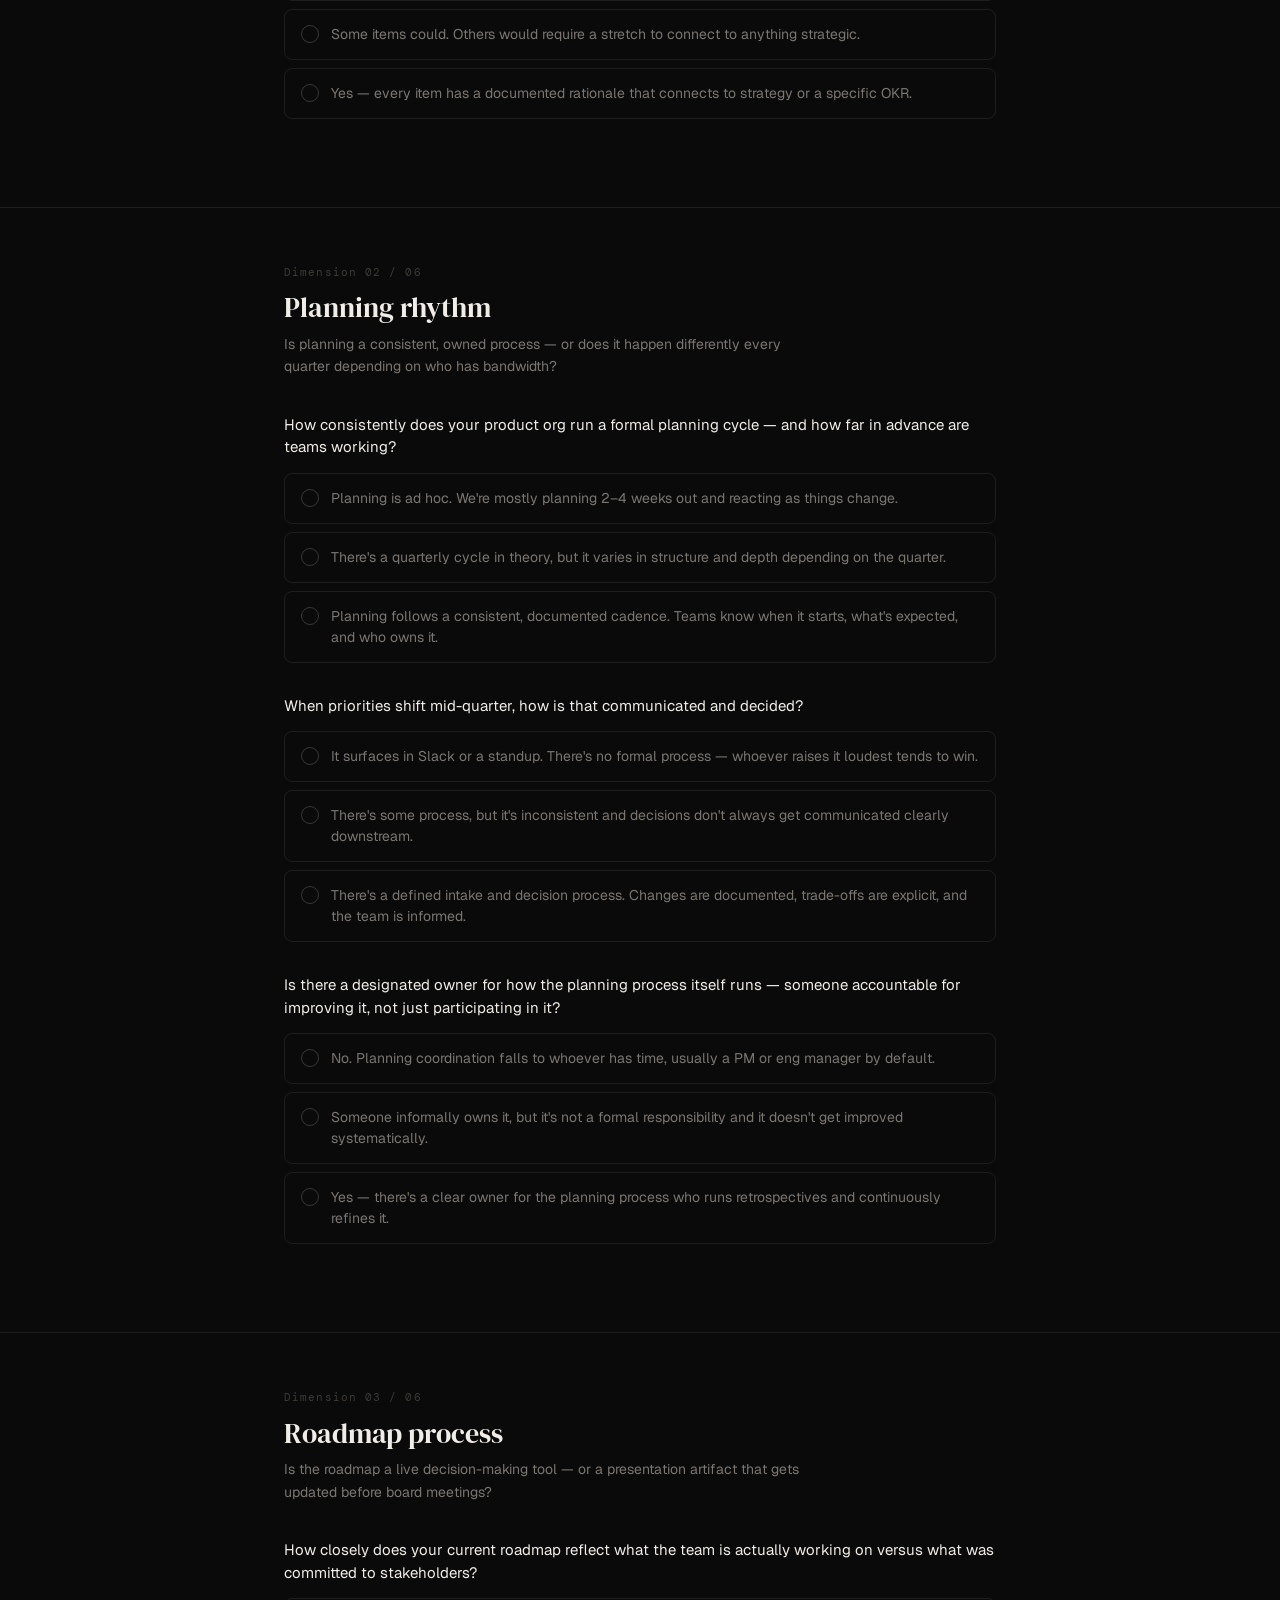
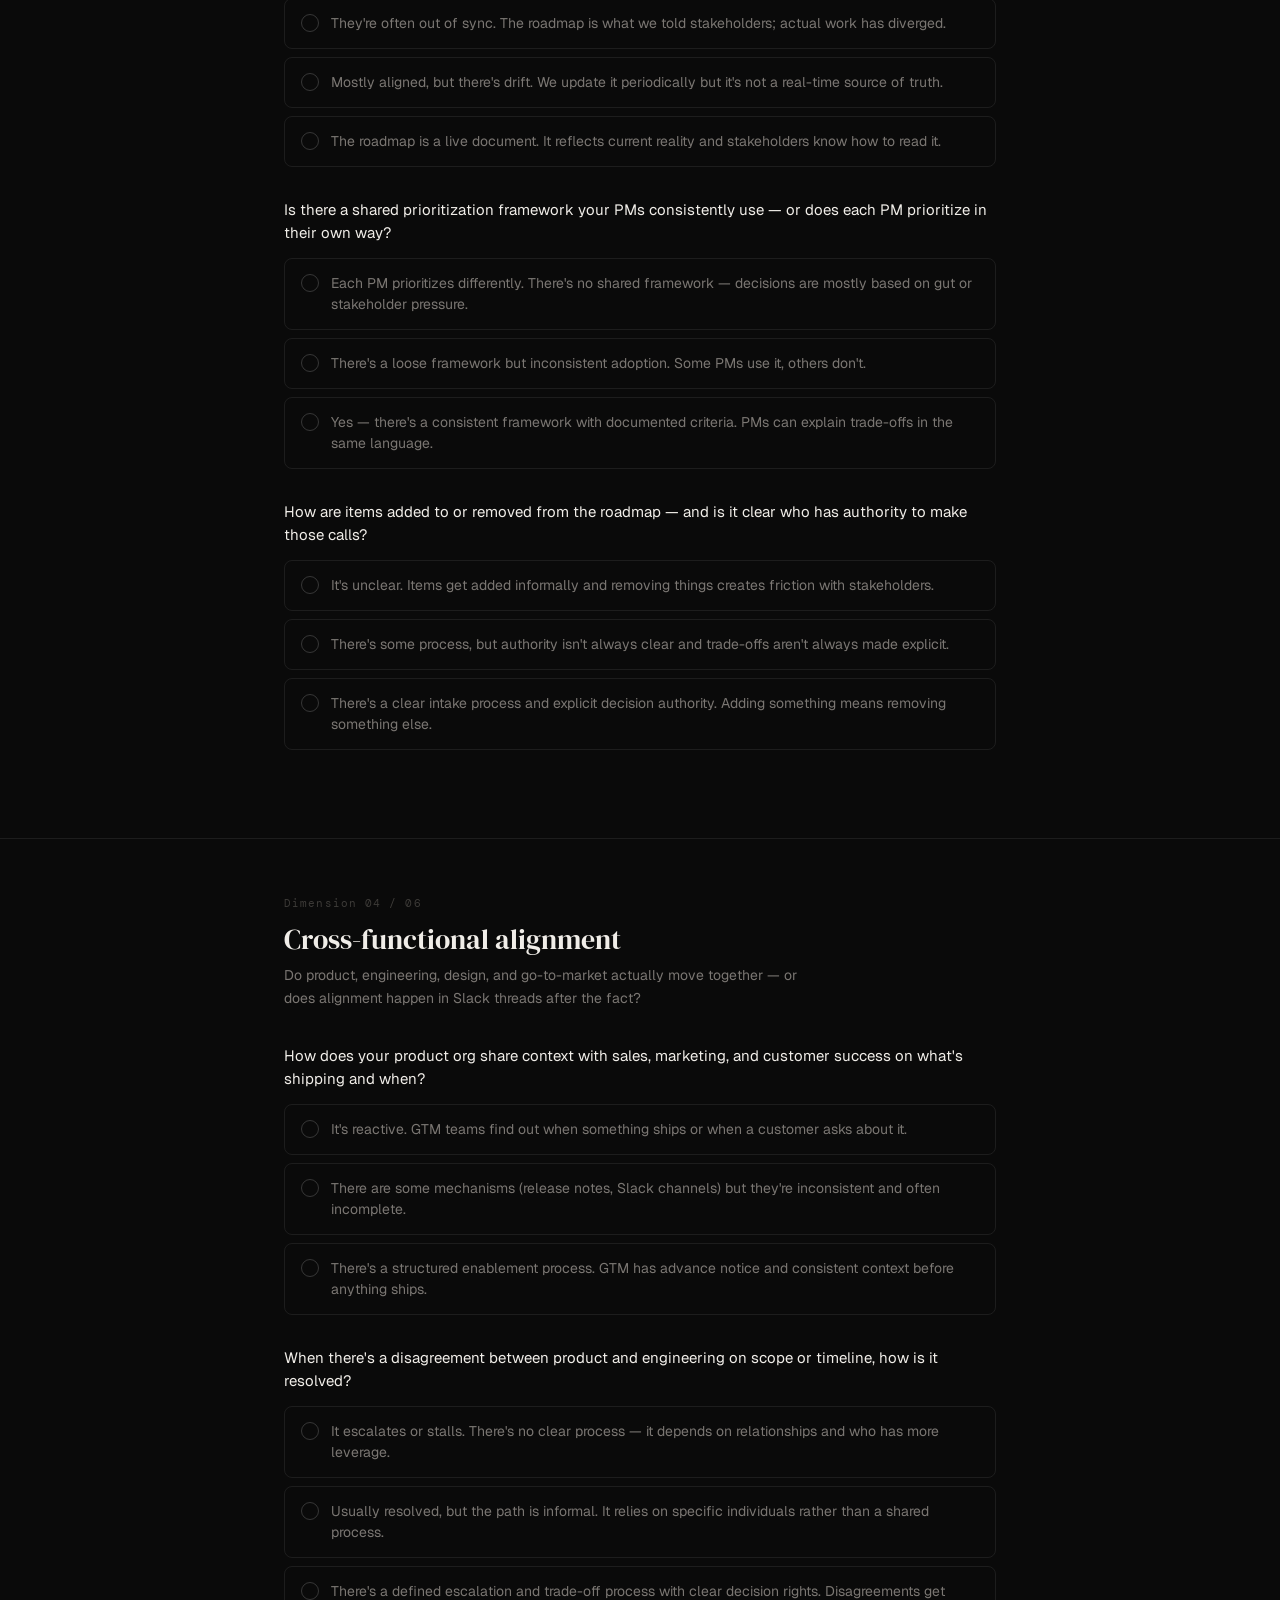
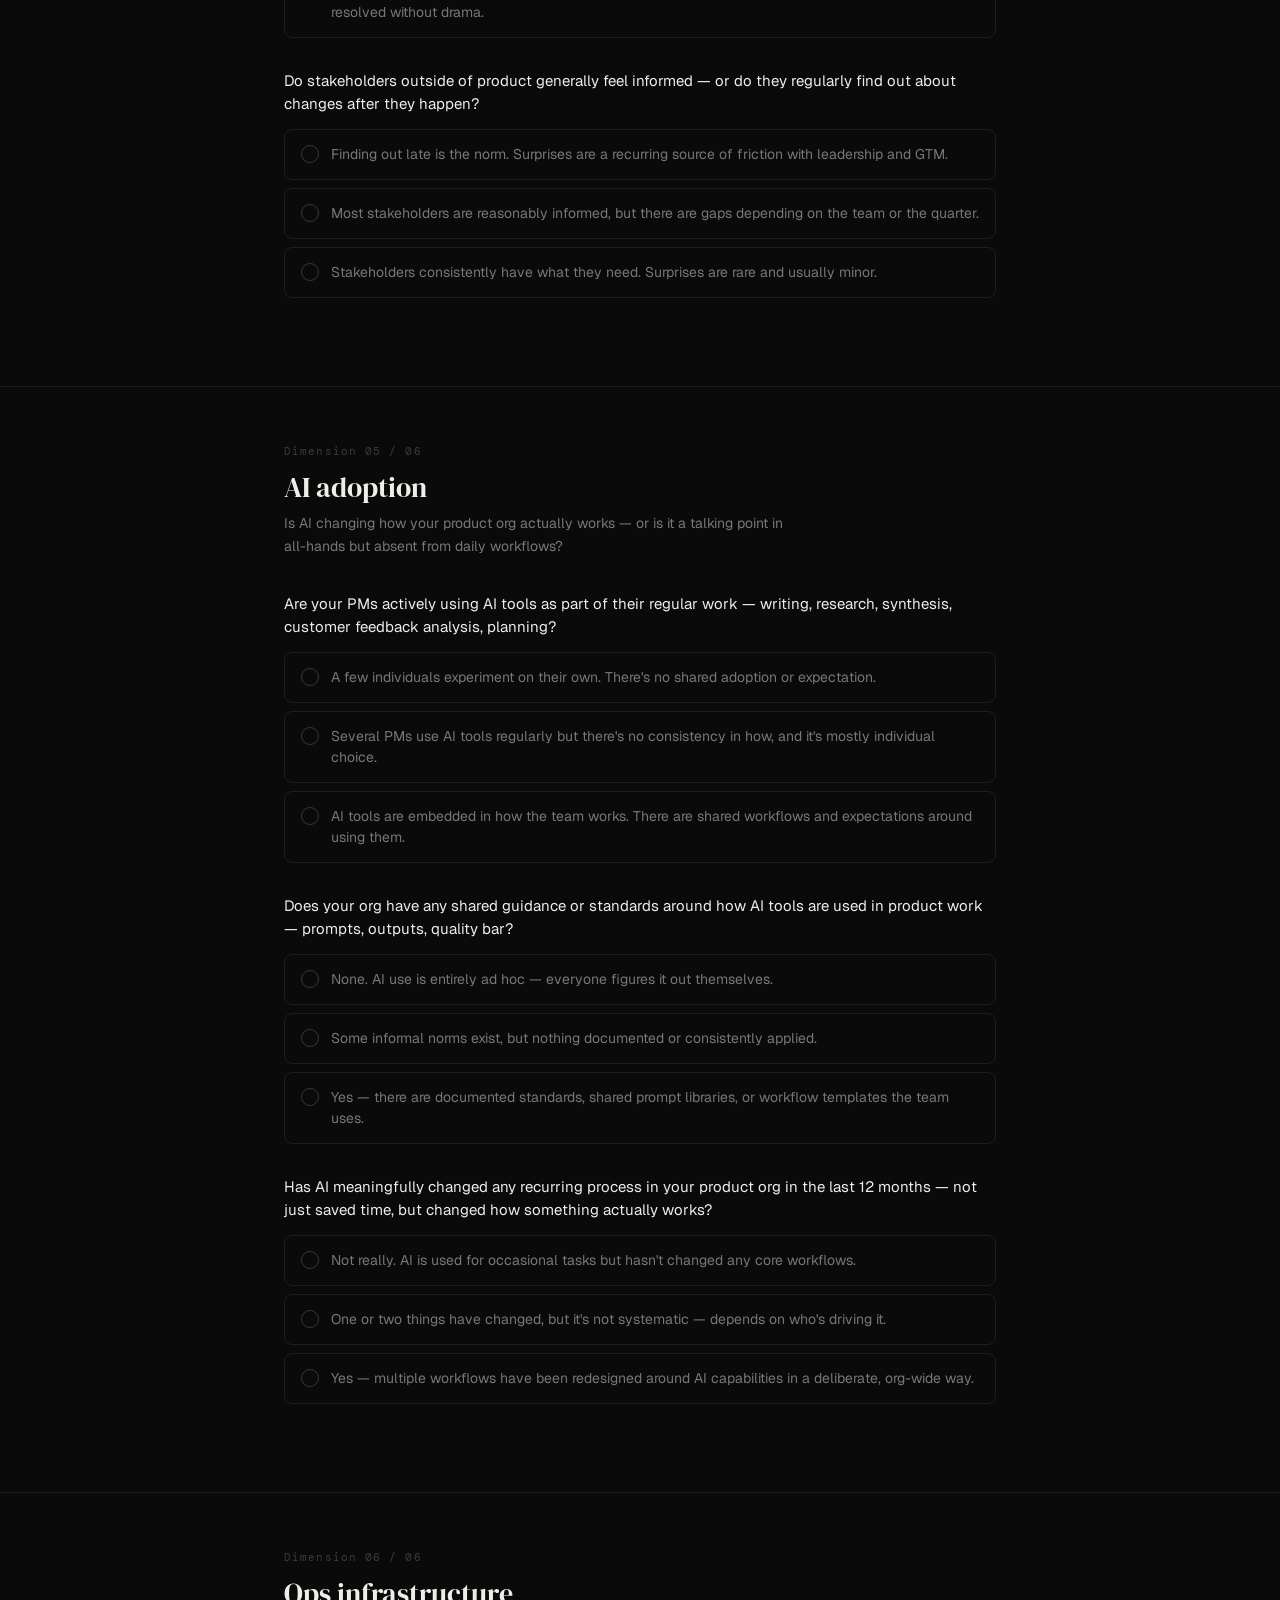
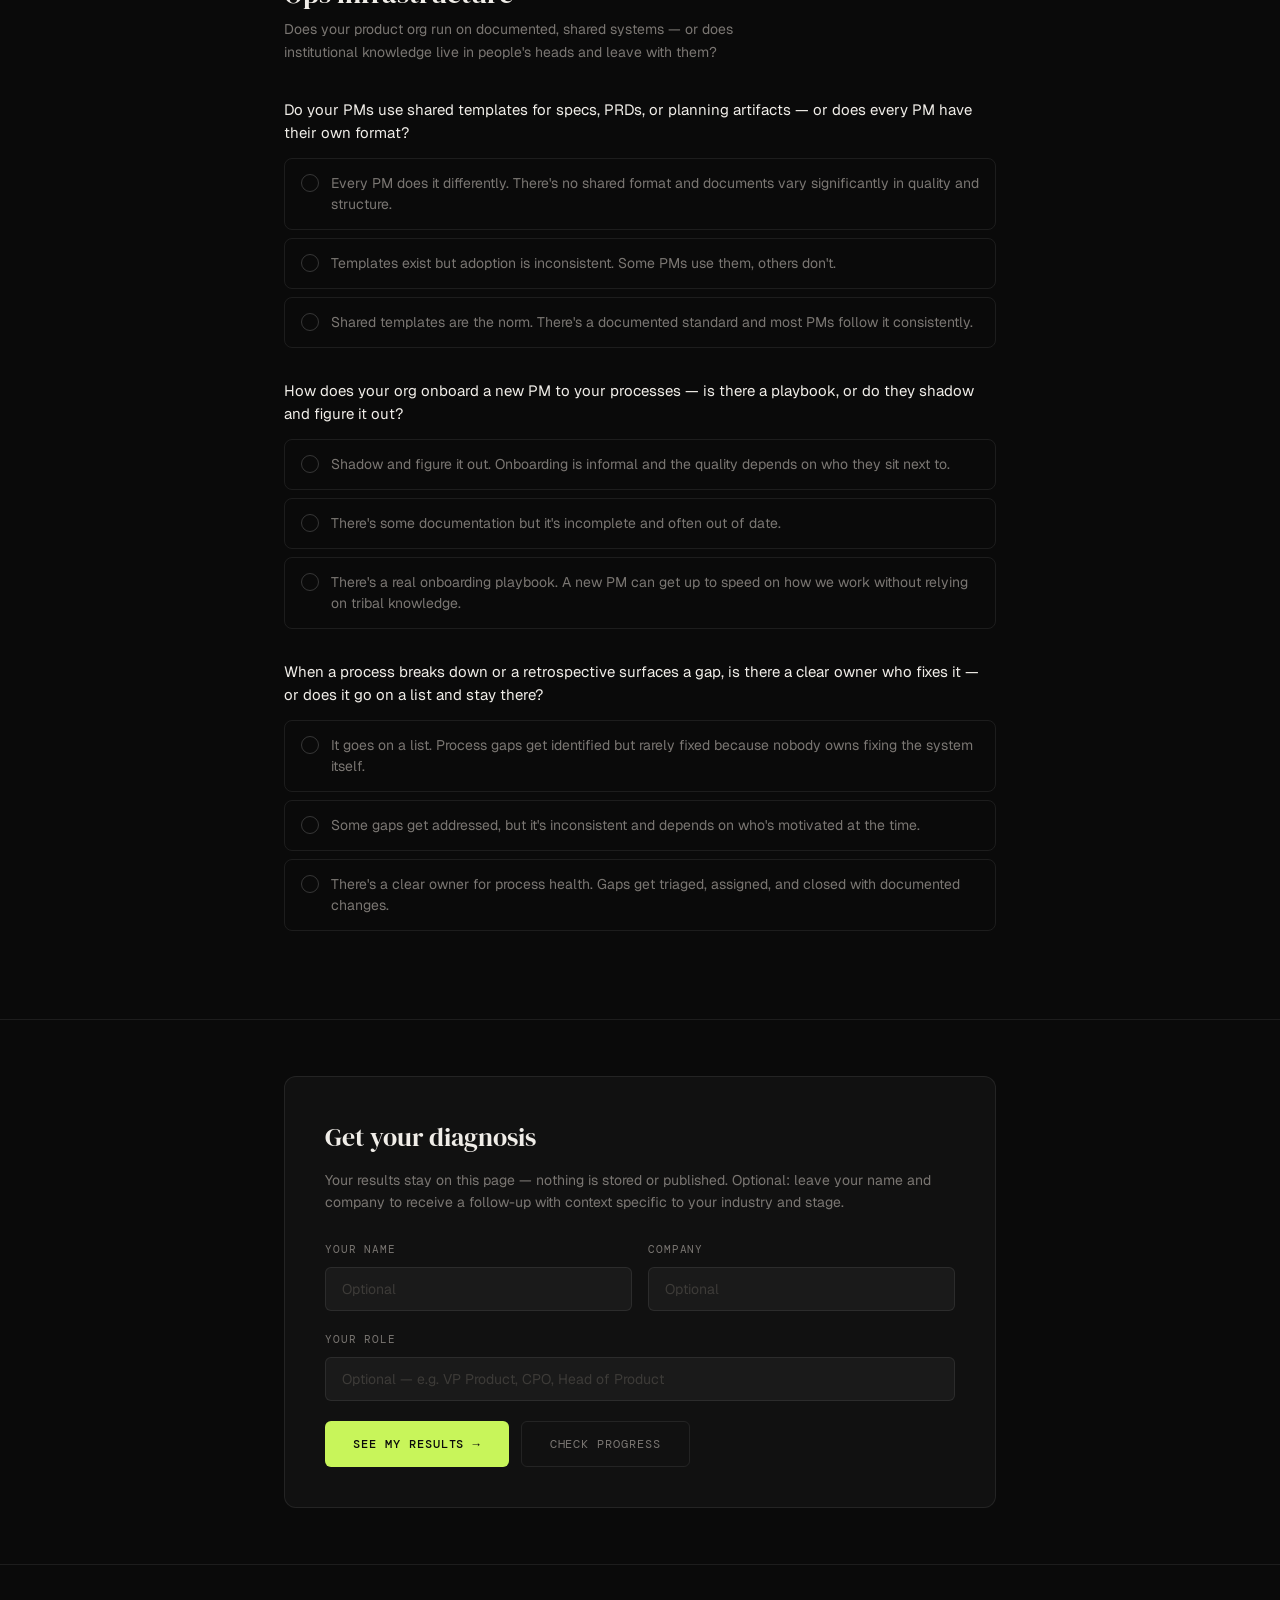
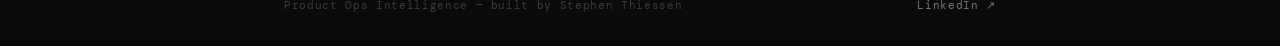
<file: ops-assessment/index.html>
<!DOCTYPE html>
<html lang="en">
<head>
<meta charset="UTF-8">
<meta name="viewport" content="width=device-width, initial-scale=1.0">
<title>Product Ops Intelligence — Stephen Thiessen</title>
<link rel="preconnect" href="https://fonts.googleapis.com">
<link rel="preconnect" href="https://fonts.gstatic.com" crossorigin>
<link href="https://fonts.googleapis.com/css2?family=DM+Serif+Display:ital@0;1&family=DM+Mono:wght@400;500&family=Geist:wght@300;400;500&display=swap" rel="stylesheet">
<style>
  *, *::before, *::after { box-sizing: border-box; margin: 0; padding: 0; }
 
  :root {
    --bg: #0a0a0a;
    --bg2: #111111;
    --bg3: #1a1a1a;
    --border: rgba(255,255,255,0.08);
    --border-hover: rgba(255,255,255,0.18);
    --text: #f0ede8;
    --text-muted: #7a7672;
    --text-dim: #3d3b38;
    --accent: #c8f55a;
    --accent-dim: rgba(200,245,90,0.12);
    --accent-border: rgba(200,245,90,0.3);
    --red: #ff5a5a;
    --amber: #f5a623;
    --green: #c8f55a;
    --serif: 'DM Serif Display', Georgia, serif;
    --mono: 'DM Mono', monospace;
    --sans: 'Geist', system-ui, sans-serif;
  }
 
  html { scroll-behavior: smooth; }
 
  body {
    background: var(--bg);
    color: var(--text);
    font-family: var(--sans);
    font-size: 15px;
    line-height: 1.6;
    min-height: 100vh;
    -webkit-font-smoothing: antialiased;
  }
 
  /* ── Layout ── */
  .shell {
    max-width: 760px;
    margin: 0 auto;
    padding: 0 24px;
  }
 
  /* ── Nav ── */
  nav {
    border-bottom: 1px solid var(--border);
    padding: 20px 0;
    position: sticky;
    top: 0;
    background: rgba(10,10,10,0.92);
    backdrop-filter: blur(12px);
    z-index: 100;
  }
  .nav-inner {
    max-width: 760px;
    margin: 0 auto;
    padding: 0 24px;
    display: flex;
    align-items: center;
    justify-content: space-between;
  }
  .nav-logo {
    font-family: var(--mono);
    font-size: 12px;
    color: var(--text-muted);
    letter-spacing: 0.08em;
    text-transform: uppercase;
    text-decoration: none;
  }
  .nav-logo span { color: var(--accent); }
  .nav-link {
    font-size: 12px;
    color: var(--text-muted);
    text-decoration: none;
    font-family: var(--mono);
    letter-spacing: 0.04em;
    transition: color 0.2s;
  }
  .nav-link:hover { color: var(--text); }
 
  /* ── Tool Switcher ── */
  .tool-bar {
    border-bottom: 1px solid var(--border);
    padding: 0;
  }
  .tool-bar-inner {
    max-width: 760px;
    margin: 0 auto;
    padding: 0 24px;
    display: flex;
    gap: 0;
    overflow-x: auto;
    scrollbar-width: none;
  }
  .tool-bar-inner::-webkit-scrollbar { display: none; }
  .tool-tab {
    font-family: var(--mono);
    font-size: 11px;
    letter-spacing: 0.06em;
    text-transform: uppercase;
    color: var(--text-muted);
    padding: 14px 20px;
    border: none;
    background: none;
    cursor: pointer;
    border-bottom: 2px solid transparent;
    transition: all 0.2s;
    white-space: nowrap;
    position: relative;
    top: 1px;
  }
  .tool-tab:hover { color: var(--text); }
  .tool-tab.active { color: var(--accent); border-bottom-color: var(--accent); }
  .tool-tab.soon { opacity: 0.4; cursor: default; }
  .tool-tab.soon::after {
    content: 'soon';
    font-size: 9px;
    color: var(--text-dim);
    margin-left: 6px;
    vertical-align: 1px;
  }
 
  /* ── Panels ── */
  .panel { display: none; }
  .panel.active { display: block; }
 
  /* ── Hero ── */
  .hero {
    padding: 80px 0 60px;
    border-bottom: 1px solid var(--border);
  }
  .hero-eyebrow {
    font-family: var(--mono);
    font-size: 11px;
    letter-spacing: 0.1em;
    text-transform: uppercase;
    color: var(--accent);
    margin-bottom: 24px;
  }
  .hero h1 {
    font-family: var(--serif);
    font-size: clamp(36px, 6vw, 56px);
    line-height: 1.08;
    color: var(--text);
    margin-bottom: 24px;
    font-weight: 400;
  }
  .hero h1 em {
    font-style: italic;
    color: var(--text-muted);
  }
  .hero-body {
    font-size: 16px;
    color: var(--text-muted);
    max-width: 560px;
    line-height: 1.7;
    margin-bottom: 40px;
  }
  .hero-meta {
    display: flex;
    gap: 32px;
    flex-wrap: wrap;
  }
  .hero-stat {
    font-family: var(--mono);
    font-size: 11px;
    color: var(--text-muted);
    letter-spacing: 0.06em;
  }
  .hero-stat strong {
    display: block;
    font-family: var(--serif);
    font-size: 28px;
    color: var(--text);
    font-weight: 400;
    letter-spacing: 0;
    margin-bottom: 2px;
  }
 
  /* ── Progress ── */
  .progress-bar-wrap {
    padding: 32px 0 0;
  }
  .progress-track {
    height: 2px;
    background: var(--border);
    border-radius: 2px;
    overflow: hidden;
    margin-bottom: 12px;
  }
  .progress-fill {
    height: 100%;
    background: var(--accent);
    border-radius: 2px;
    transition: width 0.4s ease;
    width: 0%;
  }
  .progress-label {
    font-family: var(--mono);
    font-size: 11px;
    color: var(--text-muted);
    letter-spacing: 0.06em;
    display: flex;
    justify-content: space-between;
  }
 
  /* ── Dimensions ── */
  .dim-section {
    padding: 56px 0;
    border-bottom: 1px solid var(--border);
  }
  .dim-header {
    margin-bottom: 36px;
  }
  .dim-num {
    font-family: var(--mono);
    font-size: 11px;
    color: var(--text-dim);
    letter-spacing: 0.1em;
    margin-bottom: 10px;
  }
  .dim-title {
    font-family: var(--serif);
    font-size: 28px;
    font-weight: 400;
    color: var(--text);
    margin-bottom: 8px;
    line-height: 1.2;
  }
  .dim-sub {
    font-size: 14px;
    color: var(--text-muted);
    line-height: 1.6;
    max-width: 520px;
  }
 
  /* ── Questions ── */
  .question {
    margin-bottom: 32px;
  }
  .q-text {
    font-size: 15px;
    color: var(--text);
    margin-bottom: 14px;
    line-height: 1.5;
  }
  .q-options {
    display: flex;
    flex-direction: column;
    gap: 8px;
  }
  .q-option {
    display: flex;
    align-items: flex-start;
    gap: 12px;
    padding: 14px 16px;
    border: 1px solid var(--border);
    border-radius: 8px;
    cursor: pointer;
    transition: all 0.15s;
    background: transparent;
    text-align: left;
    width: 100%;
    font-family: var(--sans);
  }
  .q-option:hover {
    border-color: var(--border-hover);
    background: var(--bg2);
  }
  .q-option.selected {
    border-color: var(--accent-border);
    background: var(--accent-dim);
  }
  .q-option-dot {
    width: 18px;
    height: 18px;
    border-radius: 50%;
    border: 1.5px solid var(--border-hover);
    flex-shrink: 0;
    margin-top: 1px;
    display: flex;
    align-items: center;
    justify-content: center;
    transition: all 0.15s;
  }
  .q-option.selected .q-option-dot {
    border-color: var(--accent);
    background: var(--accent);
  }
  .q-option.selected .q-option-dot::after {
    content: '';
    width: 6px;
    height: 6px;
    border-radius: 50%;
    background: var(--bg);
  }
  .q-option-text {
    font-size: 14px;
    color: var(--text-muted);
    line-height: 1.5;
    transition: color 0.15s;
  }
  .q-option.selected .q-option-text { color: var(--text); }
 
  /* ── CTA Button ── */
  .btn-primary {
    display: inline-flex;
    align-items: center;
    gap: 10px;
    background: var(--accent);
    color: var(--bg);
    font-family: var(--mono);
    font-size: 12px;
    letter-spacing: 0.08em;
    text-transform: uppercase;
    padding: 14px 28px;
    border: none;
    border-radius: 6px;
    cursor: pointer;
    transition: all 0.2s;
    font-weight: 500;
  }
  .btn-primary:hover { background: #d4ff60; transform: translateY(-1px); }
  .btn-primary:disabled { opacity: 0.3; cursor: not-allowed; transform: none; }
  .btn-secondary {
    display: inline-flex;
    align-items: center;
    gap: 10px;
    background: transparent;
    color: var(--text-muted);
    font-family: var(--mono);
    font-size: 12px;
    letter-spacing: 0.08em;
    text-transform: uppercase;
    padding: 14px 28px;
    border: 1px solid var(--border);
    border-radius: 6px;
    cursor: pointer;
    transition: all 0.2s;
  }
  .btn-secondary:hover { border-color: var(--border-hover); color: var(--text); }
 
  /* ── Submit section ── */
  .submit-section {
    padding: 56px 0;
  }
  .submit-inner {
    border: 1px solid var(--border);
    border-radius: 12px;
    padding: 40px;
    background: var(--bg2);
  }
  .submit-title {
    font-family: var(--serif);
    font-size: 26px;
    font-weight: 400;
    margin-bottom: 10px;
  }
  .submit-sub {
    font-size: 14px;
    color: var(--text-muted);
    margin-bottom: 28px;
    line-height: 1.6;
  }
  .field-group { margin-bottom: 20px; }
  .field-label {
    font-family: var(--mono);
    font-size: 11px;
    letter-spacing: 0.08em;
    text-transform: uppercase;
    color: var(--text-muted);
    margin-bottom: 8px;
    display: block;
  }
  .field-input {
    width: 100%;
    background: var(--bg3);
    border: 1px solid var(--border);
    border-radius: 6px;
    padding: 12px 16px;
    font-family: var(--sans);
    font-size: 14px;
    color: var(--text);
    outline: none;
    transition: border-color 0.2s;
  }
  .field-input:focus { border-color: var(--accent-border); }
  .field-input::placeholder { color: var(--text-dim); }
  .field-row { display: grid; grid-template-columns: 1fr 1fr; gap: 16px; }
  .incomplete-msg {
    font-family: var(--mono);
    font-size: 11px;
    color: var(--amber);
    margin-bottom: 20px;
    letter-spacing: 0.04em;
    display: none;
  }
 
  /* ── Results ── */
  #results { display: none; }
  .results-hero {
    padding: 80px 0 56px;
    border-bottom: 1px solid var(--border);
  }
  .results-eyebrow {
    font-family: var(--mono);
    font-size: 11px;
    letter-spacing: 0.1em;
    text-transform: uppercase;
    color: var(--text-muted);
    margin-bottom: 20px;
  }
  .results-profile-name {
    font-family: var(--serif);
    font-size: clamp(40px, 7vw, 64px);
    font-weight: 400;
    line-height: 1.05;
    margin-bottom: 20px;
  }
  .results-score-row {
    display: flex;
    align-items: baseline;
    gap: 12px;
    margin-bottom: 24px;
  }
  .results-score-num {
    font-family: var(--mono);
    font-size: 48px;
    color: var(--accent);
    line-height: 1;
  }
  .results-score-denom {
    font-family: var(--mono);
    font-size: 18px;
    color: var(--text-dim);
  }
  .results-diagnosis {
    font-size: 16px;
    color: var(--text-muted);
    max-width: 580px;
    line-height: 1.75;
    margin-bottom: 40px;
  }
 
  /* ── Dimension scores ── */
  .dim-scores {
    padding: 56px 0;
    border-bottom: 1px solid var(--border);
  }
  .dim-scores-title {
    font-family: var(--mono);
    font-size: 11px;
    letter-spacing: 0.1em;
    text-transform: uppercase;
    color: var(--text-muted);
    margin-bottom: 32px;
  }
  .dim-score-row {
    display: grid;
    grid-template-columns: 180px 1fr 48px;
    align-items: center;
    gap: 20px;
    margin-bottom: 20px;
  }
  .dim-score-label {
    font-size: 13px;
    color: var(--text-muted);
  }
  .dim-score-track {
    height: 4px;
    background: var(--border);
    border-radius: 4px;
    overflow: hidden;
  }
  .dim-score-fill {
    height: 100%;
    border-radius: 4px;
    transition: width 1s ease;
    width: 0%;
  }
  .fill-low { background: var(--red); }
  .fill-mid { background: var(--amber); }
  .fill-high { background: var(--accent); }
  .dim-score-val {
    font-family: var(--mono);
    font-size: 12px;
    color: var(--text-muted);
    text-align: right;
  }
 
  /* ── Insight blocks ── */
  .insights {
    padding: 56px 0;
    border-bottom: 1px solid var(--border);
  }
  .insights-title {
    font-family: var(--mono);
    font-size: 11px;
    letter-spacing: 0.1em;
    text-transform: uppercase;
    color: var(--text-muted);
    margin-bottom: 32px;
  }
  .insight-block {
    border-left: 2px solid var(--border);
    padding: 4px 0 4px 24px;
    margin-bottom: 28px;
  }
  .insight-block.critical { border-left-color: var(--red); }
  .insight-block.warning { border-left-color: var(--amber); }
  .insight-block.strong { border-left-color: var(--accent); }
  .insight-tag {
    font-family: var(--mono);
    font-size: 10px;
    letter-spacing: 0.1em;
    text-transform: uppercase;
    margin-bottom: 6px;
  }
  .tag-critical { color: var(--red); }
  .tag-warning { color: var(--amber); }
  .tag-strong { color: var(--accent); }
  .insight-dim {
    font-size: 15px;
    font-weight: 500;
    color: var(--text);
    margin-bottom: 6px;
  }
  .insight-text {
    font-size: 14px;
    color: var(--text-muted);
    line-height: 1.65;
  }
 
  /* ── CTA block ── */
  .results-cta {
    padding: 56px 0 80px;
  }
  .results-cta-inner {
    border: 1px solid var(--accent-border);
    border-radius: 12px;
    padding: 48px;
    background: var(--accent-dim);
    text-align: center;
  }
  .results-cta h2 {
    font-family: var(--serif);
    font-size: 32px;
    font-weight: 400;
    margin-bottom: 14px;
  }
  .results-cta p {
    font-size: 15px;
    color: var(--text-muted);
    margin-bottom: 32px;
    line-height: 1.65;
    max-width: 480px;
    margin-left: auto;
    margin-right: auto;
  }
  .results-cta-btns {
    display: flex;
    gap: 12px;
    justify-content: center;
    flex-wrap: wrap;
  }
 
  /* ── Footer ── */
  footer {
    border-top: 1px solid var(--border);
    padding: 32px 0;
  }
  .footer-inner {
    max-width: 760px;
    margin: 0 auto;
    padding: 0 24px;
    display: flex;
    align-items: center;
    justify-content: space-between;
    flex-wrap: wrap;
    gap: 12px;
  }
  .footer-text {
    font-family: var(--mono);
    font-size: 11px;
    color: var(--text-dim);
    letter-spacing: 0.06em;
  }
  .footer-link {
    font-family: var(--mono);
    font-size: 11px;
    color: var(--text-muted);
    text-decoration: none;
    letter-spacing: 0.06em;
    transition: color 0.2s;
  }
  .footer-link:hover { color: var(--accent); }
 
  /* ── Coming soon panels ── */
  .coming-soon {
    padding: 120px 0;
    text-align: center;
  }
  .coming-soon-icon {
    font-family: var(--mono);
    font-size: 11px;
    letter-spacing: 0.1em;
    text-transform: uppercase;
    color: var(--text-dim);
    margin-bottom: 20px;
  }
  .coming-soon h2 {
    font-family: var(--serif);
    font-size: 36px;
    font-weight: 400;
    color: var(--text-muted);
    margin-bottom: 14px;
  }
  .coming-soon p {
    font-size: 14px;
    color: var(--text-dim);
    max-width: 360px;
    margin: 0 auto;
    line-height: 1.65;
  }
 
  @media (max-width: 600px) {
    .dim-score-row { grid-template-columns: 120px 1fr 40px; gap: 12px; }
    .field-row { grid-template-columns: 1fr; }
    .submit-inner { padding: 28px 20px; }
    .results-cta-inner { padding: 32px 20px; }
    .hero { padding: 56px 0 40px; }
  }
</style>
</head>
<body>
 
<nav>
  <div class="nav-inner">
    <a href="https://www.stephen-thiessen.com" class="nav-logo">Product Ops <span>Intelligence</span></a>
    <a href="https://www.linkedin.com/in/stephenthiessen" target="_blank" class="nav-link">Stephen Thiessen ↗</a>
  </div>
</nav>
 
<div class="tool-bar">
  <div class="tool-bar-inner">
    <button class="tool-tab active" onclick="switchTool('assessment', this)">Ops Maturity Assessment</button>
    <button class="tool-tab soon" disabled>AI Workflow Audit</button>
    <button class="tool-tab soon" disabled>Planning Session Facilitator</button>
    <button class="tool-tab soon" disabled>AI Ops Playbook</button>
  </div>
</div>
 
<!-- ══════════════════════════════════════
     ASSESSMENT PANEL
══════════════════════════════════════ -->
<div id="panel-assessment" class="panel active">
 
  <div id="assessment-form">
    <div class="shell">
      <div class="hero">
        <div class="hero-eyebrow">Product ops maturity assessment</div>
        <h1>How well does your<br>product org <em>actually</em> run?</h1>
        <p class="hero-body">18 questions across six dimensions. No fluff. You'll get a scored diagnosis of where your operating model is strong, where it's breaking down, and what that pattern usually means.</p>
        <div class="hero-meta">
          <div class="hero-stat"><strong>6</strong> dimensions</div>
          <div class="hero-stat"><strong>18</strong> questions</div>
          <div class="hero-stat"><strong>~5</strong> minutes</div>
        </div>
        <div class="progress-bar-wrap">
          <div class="progress-track"><div class="progress-fill" id="progress-fill"></div></div>
          <div class="progress-label">
            <span id="progress-text">0 of 18 answered</span>
            <span id="progress-pct">0%</span>
          </div>
        </div>
      </div>
    </div>
 
    <!-- DIMENSION 1 -->
    <div class="dim-section" id="dim-1">
      <div class="shell">
        <div class="dim-header">
          <div class="dim-num">Dimension 01 / 06</div>
          <div class="dim-title">Strategic direction & OKR alignment</div>
          <div class="dim-sub">Does the org know where it's going — and does product work actually connect to that direction?</div>
        </div>
 
        <div class="question">
          <div class="q-text">How clearly defined is your product org's overall strategy — not a mission statement, but a specific view on where to win, what to build, and what to deprioritize?</div>
          <div class="q-options">
            <button class="q-option" onclick="selectOption(this, 'd1q1', 1)"><span class="q-option-dot"></span><span class="q-option-text">Strategy is vague or absent. Work gets prioritized by urgency, loudest stakeholder, or what we can fit in a sprint.</span></button>
            <button class="q-option" onclick="selectOption(this, 'd1q1', 2)"><span class="q-option-dot"></span><span class="q-option-text">There's a stated strategy, but it's high-level and doesn't consistently drive what gets built. Teams interpret it differently.</span></button>
            <button class="q-option" onclick="selectOption(this, 'd1q1', 3)"><span class="q-option-dot"></span><span class="q-option-text">Strategy is specific, documented, and referenced in planning conversations. Teams can explain how their work connects to it.</span></button>
          </div>
        </div>
 
        <div class="question">
          <div class="q-text">Do your OKRs actually drive product decisions — or are they written after the roadmap is already set?</div>
          <div class="q-options">
            <button class="q-option" onclick="selectOption(this, 'd1q2', 1)"><span class="q-option-dot"></span><span class="q-option-text">OKRs are either absent, ignored, or written retroactively to match work we planned to do anyway.</span></button>
            <button class="q-option" onclick="selectOption(this, 'd1q2', 2)"><span class="q-option-dot"></span><span class="q-option-text">OKRs exist and some teams reference them, but they don't consistently gate what gets on the roadmap.</span></button>
            <button class="q-option" onclick="selectOption(this, 'd1q2', 3)"><span class="q-option-dot"></span><span class="q-option-text">OKRs are set before planning begins and are the primary filter for what makes it onto the roadmap.</span></button>
          </div>
        </div>
 
        <div class="question">
          <div class="q-text">If you picked three items off your current roadmap, could a PM clearly explain how each one maps to a strategic goal or OKR?</div>
          <div class="q-options">
            <button class="q-option" onclick="selectOption(this, 'd1q3', 1)"><span class="q-option-dot"></span><span class="q-option-text">No — most items would trace back to a customer request, technical debt, or "we've always done this."</span></button>
            <button class="q-option" onclick="selectOption(this, 'd1q3', 2)"><span class="q-option-dot"></span><span class="q-option-text">Some items could. Others would require a stretch to connect to anything strategic.</span></button>
            <button class="q-option" onclick="selectOption(this, 'd1q3', 3)"><span class="q-option-dot"></span><span class="q-option-text">Yes — every item has a documented rationale that connects to strategy or a specific OKR.</span></button>
          </div>
        </div>
      </div>
    </div>
 
    <!-- DIMENSION 2 -->
    <div class="dim-section" id="dim-2">
      <div class="shell">
        <div class="dim-header">
          <div class="dim-num">Dimension 02 / 06</div>
          <div class="dim-title">Planning rhythm</div>
          <div class="dim-sub">Is planning a consistent, owned process — or does it happen differently every quarter depending on who has bandwidth?</div>
        </div>
 
        <div class="question">
          <div class="q-text">How consistently does your product org run a formal planning cycle — and how far in advance are teams working?</div>
          <div class="q-options">
            <button class="q-option" onclick="selectOption(this, 'd2q1', 1)"><span class="q-option-dot"></span><span class="q-option-text">Planning is ad hoc. We're mostly planning 2–4 weeks out and reacting as things change.</span></button>
            <button class="q-option" onclick="selectOption(this, 'd2q1', 2)"><span class="q-option-dot"></span><span class="q-option-text">There's a quarterly cycle in theory, but it varies in structure and depth depending on the quarter.</span></button>
            <button class="q-option" onclick="selectOption(this, 'd2q1', 3)"><span class="q-option-dot"></span><span class="q-option-text">Planning follows a consistent, documented cadence. Teams know when it starts, what's expected, and who owns it.</span></button>
          </div>
        </div>
 
        <div class="question">
          <div class="q-text">When priorities shift mid-quarter, how is that communicated and decided?</div>
          <div class="q-options">
            <button class="q-option" onclick="selectOption(this, 'd2q2', 1)"><span class="q-option-dot"></span><span class="q-option-text">It surfaces in Slack or a standup. There's no formal process — whoever raises it loudest tends to win.</span></button>
            <button class="q-option" onclick="selectOption(this, 'd2q2', 2)"><span class="q-option-dot"></span><span class="q-option-text">There's some process, but it's inconsistent and decisions don't always get communicated clearly downstream.</span></button>
            <button class="q-option" onclick="selectOption(this, 'd2q2', 3)"><span class="q-option-dot"></span><span class="q-option-text">There's a defined intake and decision process. Changes are documented, trade-offs are explicit, and the team is informed.</span></button>
          </div>
        </div>
 
        <div class="question">
          <div class="q-text">Is there a designated owner for how the planning process itself runs — someone accountable for improving it, not just participating in it?</div>
          <div class="q-options">
            <button class="q-option" onclick="selectOption(this, 'd2q3', 1)"><span class="q-option-dot"></span><span class="q-option-text">No. Planning coordination falls to whoever has time, usually a PM or eng manager by default.</span></button>
            <button class="q-option" onclick="selectOption(this, 'd2q3', 2)"><span class="q-option-dot"></span><span class="q-option-text">Someone informally owns it, but it's not a formal responsibility and it doesn't get improved systematically.</span></button>
            <button class="q-option" onclick="selectOption(this, 'd2q3', 3)"><span class="q-option-dot"></span><span class="q-option-text">Yes — there's a clear owner for the planning process who runs retrospectives and continuously refines it.</span></button>
          </div>
        </div>
      </div>
    </div>
 
    <!-- DIMENSION 3 -->
    <div class="dim-section" id="dim-3">
      <div class="shell">
        <div class="dim-header">
          <div class="dim-num">Dimension 03 / 06</div>
          <div class="dim-title">Roadmap process</div>
          <div class="dim-sub">Is the roadmap a live decision-making tool — or a presentation artifact that gets updated before board meetings?</div>
        </div>
 
        <div class="question">
          <div class="q-text">How closely does your current roadmap reflect what the team is actually working on versus what was committed to stakeholders?</div>
          <div class="q-options">
            <button class="q-option" onclick="selectOption(this, 'd3q1', 1)"><span class="q-option-dot"></span><span class="q-option-text">They're often out of sync. The roadmap is what we told stakeholders; actual work has diverged.</span></button>
            <button class="q-option" onclick="selectOption(this, 'd3q1', 2)"><span class="q-option-dot"></span><span class="q-option-text">Mostly aligned, but there's drift. We update it periodically but it's not a real-time source of truth.</span></button>
            <button class="q-option" onclick="selectOption(this, 'd3q1', 3)"><span class="q-option-dot"></span><span class="q-option-text">The roadmap is a live document. It reflects current reality and stakeholders know how to read it.</span></button>
          </div>
        </div>
 
        <div class="question">
          <div class="q-text">Is there a shared prioritization framework your PMs consistently use — or does each PM prioritize in their own way?</div>
          <div class="q-options">
            <button class="q-option" onclick="selectOption(this, 'd3q2', 1)"><span class="q-option-dot"></span><span class="q-option-text">Each PM prioritizes differently. There's no shared framework — decisions are mostly based on gut or stakeholder pressure.</span></button>
            <button class="q-option" onclick="selectOption(this, 'd3q2', 2)"><span class="q-option-dot"></span><span class="q-option-text">There's a loose framework but inconsistent adoption. Some PMs use it, others don't.</span></button>
            <button class="q-option" onclick="selectOption(this, 'd3q2', 3)"><span class="q-option-dot"></span><span class="q-option-text">Yes — there's a consistent framework with documented criteria. PMs can explain trade-offs in the same language.</span></button>
          </div>
        </div>
 
        <div class="question">
          <div class="q-text">How are items added to or removed from the roadmap — and is it clear who has authority to make those calls?</div>
          <div class="q-options">
            <button class="q-option" onclick="selectOption(this, 'd3q3', 1)"><span class="q-option-dot"></span><span class="q-option-text">It's unclear. Items get added informally and removing things creates friction with stakeholders.</span></button>
            <button class="q-option" onclick="selectOption(this, 'd3q3', 2)"><span class="q-option-dot"></span><span class="q-option-text">There's some process, but authority isn't always clear and trade-offs aren't always made explicit.</span></button>
            <button class="q-option" onclick="selectOption(this, 'd3q3', 3)"><span class="q-option-dot"></span><span class="q-option-text">There's a clear intake process and explicit decision authority. Adding something means removing something else.</span></button>
          </div>
        </div>
      </div>
    </div>
 
    <!-- DIMENSION 4 -->
    <div class="dim-section" id="dim-4">
      <div class="shell">
        <div class="dim-header">
          <div class="dim-num">Dimension 04 / 06</div>
          <div class="dim-title">Cross-functional alignment</div>
          <div class="dim-sub">Do product, engineering, design, and go-to-market actually move together — or does alignment happen in Slack threads after the fact?</div>
        </div>
 
        <div class="question">
          <div class="q-text">How does your product org share context with sales, marketing, and customer success on what's shipping and when?</div>
          <div class="q-options">
            <button class="q-option" onclick="selectOption(this, 'd4q1', 1)"><span class="q-option-dot"></span><span class="q-option-text">It's reactive. GTM teams find out when something ships or when a customer asks about it.</span></button>
            <button class="q-option" onclick="selectOption(this, 'd4q1', 2)"><span class="q-option-dot"></span><span class="q-option-text">There are some mechanisms (release notes, Slack channels) but they're inconsistent and often incomplete.</span></button>
            <button class="q-option" onclick="selectOption(this, 'd4q1', 3)"><span class="q-option-dot"></span><span class="q-option-text">There's a structured enablement process. GTM has advance notice and consistent context before anything ships.</span></button>
          </div>
        </div>
 
        <div class="question">
          <div class="q-text">When there's a disagreement between product and engineering on scope or timeline, how is it resolved?</div>
          <div class="q-options">
            <button class="q-option" onclick="selectOption(this, 'd4q2', 1)"><span class="q-option-dot"></span><span class="q-option-text">It escalates or stalls. There's no clear process — it depends on relationships and who has more leverage.</span></button>
            <button class="q-option" onclick="selectOption(this, 'd4q2', 2)"><span class="q-option-dot"></span><span class="q-option-text">Usually resolved, but the path is informal. It relies on specific individuals rather than a shared process.</span></button>
            <button class="q-option" onclick="selectOption(this, 'd4q2', 3)"><span class="q-option-dot"></span><span class="q-option-text">There's a defined escalation and trade-off process with clear decision rights. Disagreements get resolved without drama.</span></button>
          </div>
        </div>
 
        <div class="question">
          <div class="q-text">Do stakeholders outside of product generally feel informed — or do they regularly find out about changes after they happen?</div>
          <div class="q-options">
            <button class="q-option" onclick="selectOption(this, 'd4q3', 1)"><span class="q-option-dot"></span><span class="q-option-text">Finding out late is the norm. Surprises are a recurring source of friction with leadership and GTM.</span></button>
            <button class="q-option" onclick="selectOption(this, 'd4q3', 2)"><span class="q-option-dot"></span><span class="q-option-text">Most stakeholders are reasonably informed, but there are gaps depending on the team or the quarter.</span></button>
            <button class="q-option" onclick="selectOption(this, 'd4q3', 3)"><span class="q-option-dot"></span><span class="q-option-text">Stakeholders consistently have what they need. Surprises are rare and usually minor.</span></button>
          </div>
        </div>
      </div>
    </div>
 
    <!-- DIMENSION 5 -->
    <div class="dim-section" id="dim-5">
      <div class="shell">
        <div class="dim-header">
          <div class="dim-num">Dimension 05 / 06</div>
          <div class="dim-title">AI adoption</div>
          <div class="dim-sub">Is AI changing how your product org actually works — or is it a talking point in all-hands but absent from daily workflows?</div>
        </div>
 
        <div class="question">
          <div class="q-text">Are your PMs actively using AI tools as part of their regular work — writing, research, synthesis, customer feedback analysis, planning?</div>
          <div class="q-options">
            <button class="q-option" onclick="selectOption(this, 'd5q1', 1)"><span class="q-option-dot"></span><span class="q-option-text">A few individuals experiment on their own. There's no shared adoption or expectation.</span></button>
            <button class="q-option" onclick="selectOption(this, 'd5q1', 2)"><span class="q-option-dot"></span><span class="q-option-text">Several PMs use AI tools regularly but there's no consistency in how, and it's mostly individual choice.</span></button>
            <button class="q-option" onclick="selectOption(this, 'd5q1', 3)"><span class="q-option-dot"></span><span class="q-option-text">AI tools are embedded in how the team works. There are shared workflows and expectations around using them.</span></button>
          </div>
        </div>
 
        <div class="question">
          <div class="q-text">Does your org have any shared guidance or standards around how AI tools are used in product work — prompts, outputs, quality bar?</div>
          <div class="q-options">
            <button class="q-option" onclick="selectOption(this, 'd5q2', 1)"><span class="q-option-dot"></span><span class="q-option-text">None. AI use is entirely ad hoc — everyone figures it out themselves.</span></button>
            <button class="q-option" onclick="selectOption(this, 'd5q2', 2)"><span class="q-option-dot"></span><span class="q-option-text">Some informal norms exist, but nothing documented or consistently applied.</span></button>
            <button class="q-option" onclick="selectOption(this, 'd5q2', 3)"><span class="q-option-dot"></span><span class="q-option-text">Yes — there are documented standards, shared prompt libraries, or workflow templates the team uses.</span></button>
          </div>
        </div>
 
        <div class="question">
          <div class="q-text">Has AI meaningfully changed any recurring process in your product org in the last 12 months — not just saved time, but changed how something actually works?</div>
          <div class="q-options">
            <button class="q-option" onclick="selectOption(this, 'd5q3', 1)"><span class="q-option-dot"></span><span class="q-option-text">Not really. AI is used for occasional tasks but hasn't changed any core workflows.</span></button>
            <button class="q-option" onclick="selectOption(this, 'd5q3', 2)"><span class="q-option-dot"></span><span class="q-option-text">One or two things have changed, but it's not systematic — depends on who's driving it.</span></button>
            <button class="q-option" onclick="selectOption(this, 'd5q3', 3)"><span class="q-option-dot"></span><span class="q-option-text">Yes — multiple workflows have been redesigned around AI capabilities in a deliberate, org-wide way.</span></button>
          </div>
        </div>
      </div>
    </div>
 
    <!-- DIMENSION 6 -->
    <div class="dim-section" id="dim-6">
      <div class="shell">
        <div class="dim-header">
          <div class="dim-num">Dimension 06 / 06</div>
          <div class="dim-title">Ops infrastructure</div>
          <div class="dim-sub">Does your product org run on documented, shared systems — or does institutional knowledge live in people's heads and leave with them?</div>
        </div>
 
        <div class="question">
          <div class="q-text">Do your PMs use shared templates for specs, PRDs, or planning artifacts — or does every PM have their own format?</div>
          <div class="q-options">
            <button class="q-option" onclick="selectOption(this, 'd6q1', 1)"><span class="q-option-dot"></span><span class="q-option-text">Every PM does it differently. There's no shared format and documents vary significantly in quality and structure.</span></button>
            <button class="q-option" onclick="selectOption(this, 'd6q1', 2)"><span class="q-option-dot"></span><span class="q-option-text">Templates exist but adoption is inconsistent. Some PMs use them, others don't.</span></button>
            <button class="q-option" onclick="selectOption(this, 'd6q1', 3)"><span class="q-option-dot"></span><span class="q-option-text">Shared templates are the norm. There's a documented standard and most PMs follow it consistently.</span></button>
          </div>
        </div>
 
        <div class="question">
          <div class="q-text">How does your org onboard a new PM to your processes — is there a playbook, or do they shadow and figure it out?</div>
          <div class="q-options">
            <button class="q-option" onclick="selectOption(this, 'd6q2', 1)"><span class="q-option-dot"></span><span class="q-option-text">Shadow and figure it out. Onboarding is informal and the quality depends on who they sit next to.</span></button>
            <button class="q-option" onclick="selectOption(this, 'd6q2', 2)"><span class="q-option-dot"></span><span class="q-option-text">There's some documentation but it's incomplete and often out of date.</span></button>
            <button class="q-option" onclick="selectOption(this, 'd6q2', 3)"><span class="q-option-dot"></span><span class="q-option-text">There's a real onboarding playbook. A new PM can get up to speed on how we work without relying on tribal knowledge.</span></button>
          </div>
        </div>
 
        <div class="question">
          <div class="q-text">When a process breaks down or a retrospective surfaces a gap, is there a clear owner who fixes it — or does it go on a list and stay there?</div>
          <div class="q-options">
            <button class="q-option" onclick="selectOption(this, 'd6q3', 1)"><span class="q-option-dot"></span><span class="q-option-text">It goes on a list. Process gaps get identified but rarely fixed because nobody owns fixing the system itself.</span></button>
            <button class="q-option" onclick="selectOption(this, 'd6q3', 2)"><span class="q-option-dot"></span><span class="q-option-text">Some gaps get addressed, but it's inconsistent and depends on who's motivated at the time.</span></button>
            <button class="q-option" onclick="selectOption(this, 'd6q3', 3)"><span class="q-option-dot"></span><span class="q-option-text">There's a clear owner for process health. Gaps get triaged, assigned, and closed with documented changes.</span></button>
          </div>
        </div>
      </div>
    </div>
 
    <!-- SUBMIT -->
    <div class="submit-section">
      <div class="shell">
        <div class="submit-inner">
          <div class="submit-title">Get your diagnosis</div>
          <div class="submit-sub">Your results stay on this page — nothing is stored or published. Optional: leave your name and company to receive a follow-up with context specific to your industry and stage.</div>
          <div class="field-row">
            <div class="field-group">
              <label class="field-label" for="f-name">Your name</label>
              <input type="text" id="f-name" class="field-input" placeholder="Optional">
            </div>
            <div class="field-group">
              <label class="field-label" for="f-company">Company</label>
              <input type="text" id="f-company" class="field-input" placeholder="Optional">
            </div>
          </div>
          <div class="field-group">
            <label class="field-label" for="f-role">Your role</label>
            <input type="text" id="f-role" class="field-input" placeholder="Optional — e.g. VP Product, CPO, Head of Product">
          </div>
          <div class="incomplete-msg" id="incomplete-msg">Please answer all 18 questions before submitting.</div>
          <div style="display:flex; gap:12px; flex-wrap:wrap;">
            <button class="btn-primary" onclick="submitAssessment()">See my results →</button>
            <button class="btn-secondary" onclick="checkProgress()">Check progress</button>
          </div>
        </div>
      </div>
    </div>
  </div>
 
  <!-- ══ RESULTS ══ -->
  <div id="results">
    <div class="shell">
      <div class="results-hero">
        <div class="results-eyebrow" id="r-eyebrow">Assessment complete</div>
        <div class="results-profile-name" id="r-profile-name">Reactive</div>
        <div class="results-score-row">
          <div class="results-score-num" id="r-score">—</div>
          <div class="results-score-denom">/ 54</div>
        </div>
        <div class="results-diagnosis" id="r-diagnosis"></div>
      </div>
 
      <div class="dim-scores">
        <div class="dim-scores-title">Score by dimension</div>
        <div id="dim-score-rows"></div>
      </div>
 
      <div class="insights">
        <div class="insights-title">Where to focus</div>
        <div id="insight-blocks"></div>
      </div>
 
      <div class="results-cta">
        <div class="results-cta-inner">
          <h2>Want to talk through what this means for your org?</h2>
          <p>I work with product orgs to design operating models that actually hold up — planning rhythms, roadmap processes, AI-augmented workflows, and the infrastructure to scale them. Let's connect.</p>
          <div class="results-cta-btns">
            <a href="https://www.linkedin.com/in/stephenthiessen" target="_blank" class="btn-primary">Connect on LinkedIn →</a>
            <button class="btn-secondary" onclick="resetAssessment()">Retake assessment</button>
          </div>
        </div>
      </div>
    </div>
  </div>
 
</div>
 
<!-- ══ COMING SOON PANELS ══ -->
<div id="panel-audit" class="panel">
  <div class="shell">
    <div class="coming-soon">
      <div class="coming-soon-icon">// Coming soon</div>
      <h2>AI Workflow Audit</h2>
      <p>Walk your product org through an honest audit of where AI is and isn't embedded in how you work — and what that gap is costing you.</p>
    </div>
  </div>
</div>
 
<div id="panel-facilitator" class="panel">
  <div class="shell">
    <div class="coming-soon">
      <div class="coming-soon-icon">// Coming soon</div>
      <h2>Planning Session Facilitator</h2>
      <p>An interactive guide for running a tight quarterly planning session — from inputs to prioritized output, with no wasted time.</p>
    </div>
  </div>
</div>
 
<div id="panel-playbook" class="panel">
  <div class="shell">
    <div class="coming-soon">
      <div class="coming-soon-icon">// Coming soon</div>
      <h2>AI Ops Playbook</h2>
      <p>A living framework for building AI-augmented product operations from scratch — covering tooling, workflows, governance, and measurement.</p>
    </div>
  </div>
</div>
 
<footer>
  <div class="footer-inner">
    <span class="footer-text">Product Ops Intelligence — built by Stephen Thiessen</span>
    <a href="https://www.linkedin.com/in/stephenthiessen" target="_blank" class="footer-link">LinkedIn ↗</a>
  </div>
</footer>
 
<script>
  const answers = {};
 
  const DIMS = [
    { key: 'd1', label: 'Strategic direction' },
    { key: 'd2', label: 'Planning rhythm' },
    { key: 'd3', label: 'Roadmap process' },
    { key: 'd4', label: 'Cross-functional alignment' },
    { key: 'd5', label: 'AI adoption' },
    { key: 'd6', label: 'Ops infrastructure' },
  ];
 
  const QUESTIONS = [
    'd1q1','d1q2','d1q3',
    'd2q1','d2q2','d2q3',
    'd3q1','d3q2','d3q3',
    'd4q1','d4q2','d4q3',
    'd5q1','d5q2','d5q3',
    'd6q1','d6q2','d6q3',
  ];
 
  function selectOption(btn, qKey, val) {
    const parent = btn.closest('.q-options');
    parent.querySelectorAll('.q-option').forEach(b => b.classList.remove('selected'));
    btn.classList.add('selected');
    answers[qKey] = val;
    updateProgress();
  }
 
  function updateProgress() {
    const count = Object.keys(answers).length;
    const pct = Math.round((count / 18) * 100);
    document.getElementById('progress-fill').style.width = pct + '%';
    document.getElementById('progress-text').textContent = count + ' of 18 answered';
    document.getElementById('progress-pct').textContent = pct + '%';
  }
 
  function checkProgress() {
    const unanswered = QUESTIONS.filter(q => !answers[q]);
    if (unanswered.length === 0) {
      document.getElementById('incomplete-msg').style.display = 'none';
      return;
    }
    const firstDim = unanswered[0].slice(0, 2);
    const dimNum = parseInt(firstDim[1]);
    const el = document.getElementById('dim-' + dimNum);
    if (el) el.scrollIntoView({ behavior: 'smooth', block: 'start' });
  }
 
  function dimScore(key) {
    return (answers[key + 'q1'] || 0) + (answers[key + 'q2'] || 0) + (answers[key + 'q3'] || 0);
  }
 
  function submitAssessment() {
    const unanswered = QUESTIONS.filter(q => !answers[q]);
    if (unanswered.length > 0) {
      const msg = document.getElementById('incomplete-msg');
      msg.style.display = 'block';
      msg.scrollIntoView({ behavior: 'smooth', block: 'center' });
      return;
    }
    document.getElementById('incomplete-msg').style.display = 'none';
 
    const scores = {};
    let total = 0;
    DIMS.forEach(d => {
      scores[d.key] = dimScore(d.key);
      total += scores[d.key];
    });
 
    const stratScore = scores['d1'];
    let profile, diagnosis;
 
    if (stratScore <= 4) {
      profile = 'Capacity-driven';
      diagnosis = 'Your planning system is filling quarters, not making bets. Without a clear strategic foundation, the other five dimensions are running in the wrong direction — efficiently executing work that may not matter. This is the most common pattern in fast-growing product orgs that scaled their team before they scaled their operating model. The fix starts at the top: strategy and OKR alignment has to come first, or no amount of process improvement downstream will change the output.';
    } else if (total <= 27) {
      profile = 'Reactive';
      diagnosis = 'Your product org is operating primarily in response mode. Planning is happening, but it\'s mostly driven by urgency, stakeholder pressure, and what fits in a sprint rather than a clear strategic direction. This is survivable at early stage, but it compounds quickly as the team grows. Every PM you add without a shared operating model makes coordination harder and strategic drift more likely.';
    } else if (total <= 38) {
      profile = 'Developing';
      diagnosis = 'Your org has built some of the right infrastructure — there are planning rituals, some process documentation, and at least partial OKR adoption. But the system isn\'t coherent yet. Dimensions are advancing at different rates, which means the weakest links are creating drag on the stronger ones. A strong roadmap process without strategic alignment is just organized busy work. A good planning rhythm without cross-functional visibility means teams are executing in silos.';
    } else if (total <= 48) {
      profile = 'Scaling';
      diagnosis = 'Your operating model is working. You have real infrastructure — consistent planning, a roadmap that drives decisions, cross-functional alignment, and growing AI integration. The gaps that remain are likely in the dimensions where complexity outpaced your systems. The risk at this stage isn\'t collapse — it\'s the operating model becoming a constraint on the org\'s ambition rather than an enabler of it.';
    } else {
      profile = 'Optimized';
      diagnosis = 'Your product org is running a mature operating model across all six dimensions. Strategic direction drives planning, the roadmap is a live decision tool, cross-functional teams move together, and AI is embedded in how the org works — not just talked about. The question at this stage is whether the system scales with your ambitions. Optimized operating models can calcify — the goal is staying adaptive, not just consistent.';
    }
 
    document.getElementById('r-profile-name').textContent = profile;
    document.getElementById('r-score').textContent = total;
    document.getElementById('r-diagnosis').textContent = diagnosis;
 
    const name = document.getElementById('f-name').value.trim();
    if (name) {
      document.getElementById('r-eyebrow').textContent = name + '\'s assessment';
    }
 
    const rowsEl = document.getElementById('dim-score-rows');
    rowsEl.innerHTML = '';
    DIMS.forEach(d => {
      const s = scores[d.key];
      const pct = Math.round((s / 9) * 100);
      const fillClass = s <= 3 ? 'fill-low' : s <= 6 ? 'fill-mid' : 'fill-high';
      rowsEl.innerHTML += `
        <div class="dim-score-row">
          <div class="dim-score-label">${d.label}</div>
          <div class="dim-score-track"><div class="dim-score-fill ${fillClass}" style="width:0%" data-pct="${pct}"></div></div>
          <div class="dim-score-val">${s} / 9</div>
        </div>`;
    });
 
    const insightsEl = document.getElementById('insight-blocks');
    insightsEl.innerHTML = '';
    const sorted = DIMS.map(d => ({ ...d, score: scores[d.key] })).sort((a,b) => a.score - b.score);
 
    const insightMap = {
      d1: {
        low: 'Work is being planned without a strategic filter. Quarters fill with requests and technical debt rather than deliberate bets. This doesn\'t get fixed by improving planning rhythm — it requires leadership alignment on where the product is actually trying to win.',
        mid: 'Strategy exists but isn\'t consistently operationalized. OKRs are written but don\'t gate the roadmap. The gap between stated direction and daily decisions is where trust with stakeholders erodes over time.',
        high: 'Strategic direction is a genuine strength. Planning decisions connect to a coherent view of where the product needs to go. This is the foundation that makes every other dimension more effective.'
      },
      d2: {
        low: 'Planning happens to the team rather than by it. Without a consistent, owned cadence, every quarter is a fresh coordination problem. Teams spend energy re-establishing process instead of executing against it.',
        mid: 'The cadence exists but lacks ownership. Planning improves or regresses based on who\'s engaged that quarter rather than a system that runs regardless.',
        high: 'Planning rhythm is a strength. The cadence is consistent, owned, and gets better over time. This is the operational backbone that makes strategy executable.'
      },
      d3: {
        low: 'The roadmap is a presentation artifact, not a decision tool. Stakeholder commitments have diverged from actual work, which means trust is eroding. When the roadmap isn\'t trusted internally, external credibility follows.',
        mid: 'The roadmap functions but isn\'t fully trusted. Drift between committed and actual work is a recurring tension that consumes energy to manage.',
        high: 'The roadmap is a live, trusted decision tool. This is rare and valuable — most orgs treat it as a snapshot rather than a system.'
      },
      d4: {
        low: 'GTM teams are operating on incomplete information. Surprises are a recurring source of friction and they compound — missed enablement, reactive positioning, and stakeholder credibility issues that are hard to recover from.',
        mid: 'Alignment is happening but inconsistently. The gaps tend to surface at the worst times — launches, board reviews, customer escalations.',
        high: 'Cross-functional alignment is a genuine differentiator. Teams move together, which compresses time-to-market and reduces coordination overhead.'
      },
      d5: {
        low: 'AI is a topic, not a capability. Individual experimentation without shared workflows means the org can\'t compound on what individuals learn. The gap between AI-native orgs and this state is widening faster than most teams realize.',
        mid: 'AI adoption is emerging but hasn\'t become systematic. The risk is it stays a personal productivity tool rather than an org-level capability.',
        high: 'AI is embedded in how the org works. This is a genuine competitive advantage — it compounds over time as workflows improve and the team builds institutional knowledge around AI-augmented processes.'
      },
      d6: {
        low: 'Institutional knowledge lives in people\'s heads. Every departure is a process regression. Onboarding is expensive. Quality varies by PM. This is the most invisible form of ops debt because it never shows up on a dashboard.',
        mid: 'Documentation exists but isn\'t trusted or maintained. The org has the right instinct but hasn\'t committed the ownership needed to make it durable.',
        high: 'Ops infrastructure is systematized. Processes are documented, onboarding is structured, and gaps get fixed rather than accumulated. This scales.'
      }
    };
 
    sorted.forEach((d, i) => {
      const tier = d.score <= 3 ? 'low' : d.score <= 6 ? 'mid' : 'high';
      const blockClass = tier === 'low' ? 'critical' : tier === 'mid' ? 'warning' : 'strong';
      const tagClass = tier === 'low' ? 'tag-critical' : tier === 'mid' ? 'tag-warning' : 'tag-strong';
      const tagLabel = tier === 'low' ? 'Needs attention' : tier === 'mid' ? 'Developing' : 'Strength';
      const text = insightMap[d.key][tier];
      if (i < 4) {
        insightsEl.innerHTML += `
          <div class="insight-block ${blockClass}">
            <div class="insight-tag ${tagClass}">${tagLabel}</div>
            <div class="insight-dim">${d.label}</div>
            <div class="insight-text">${text}</div>
          </div>`;
      }
    });
 
    document.getElementById('assessment-form').style.display = 'none';
    document.getElementById('results').style.display = 'block';
    window.scrollTo({ top: 0, behavior: 'smooth' });
 
    setTimeout(() => {
      document.querySelectorAll('.dim-score-fill').forEach(el => {
        el.style.width = el.dataset.pct + '%';
      });
    }, 300);
 
    const company = document.getElementById('f-company').value.trim();
    const role = document.getElementById('f-role').value.trim();
    sendToFormspree(total, scores, name, company, role, profile, diagnosis, sorted, insightMap);
  }
 
  function sendToFormspree(total, scores, name, company, role, profile, diagnosis, sorted, insightMap) {
    const dimLabels = {
      d1: 'Strategic direction', d2: 'Planning rhythm',
      d3: 'Roadmap process', d4: 'Cross-functional alignment',
      d5: 'AI adoption', d6: 'Ops infrastructure'
    };
 
    const scoreLines = sorted.map(d => {
      const filled = Math.round((d.score / 9) * 10);
      const bar = '[' + '='.repeat(filled) + '-'.repeat(10 - filled) + ']';
      return dimLabels[d.key] + ': ' + d.score + '/9  ' + bar;
    }).join('\n');
 
    const insightLines = sorted.slice(0, 4).map(d => {
      const tier = d.score <= 3 ? 'low' : d.score <= 6 ? 'mid' : 'high';
      const tagLabel = tier === 'low' ? '⚠ Needs attention' : tier === 'mid' ? '→ Developing' : '✓ Strength';
      return tagLabel + ' — ' + dimLabels[d.key] + '\n' + insightMap[d.key][tier];
    }).join('\n\n');
 
    const SEP = '----------------------------------';
    const fullResults = [
      SEP,
      'RESPONDENT',
      SEP,
      'Name:    ' + (name || 'Anonymous'),
      'Company: ' + (company || 'Not provided'),
      'Role:    ' + (role || 'Not provided'),
      '',
      SEP,
      'MATURITY PROFILE: ' + profile.toUpperCase() + ' (' + total + '/54)',
      SEP,
      diagnosis,
      '',
      SEP,
      'SCORES BY DIMENSION',
      SEP,
      scoreLines,
      '',
      SEP,
      'WHERE TO FOCUS',
      SEP,
      insightLines,
      '',
      SEP,
      'Submitted: ' + new Date().toLocaleString('en-US', { dateStyle: 'full', timeStyle: 'short' }),
      SEP
    ].join('\n');
 
    const payload = {
      _subject: 'Ops assessment: ' + profile + ' — ' + (name || 'Anonymous') + (company ? ' @ ' + company : '') + ' (' + total + '/54)',
      results: fullResults
    };
 
    fetch('https://formspree.io/f/xjgljlpv', {
      method: 'POST',
      headers: { 'Content-Type': 'application/json', 'Accept': 'application/json' },
      body: JSON.stringify(payload)
    })
    .then(res => {
      if (!res.ok) res.json().then(d => console.error('Formspree error:', d)).catch(() => console.error('Formspree HTTP error:', res.status));
      else console.log('Formspree submission OK');
    })
    .catch(err => console.error('Formspree fetch failed:', err));
  }
 
  function resetAssessment() {
    Object.keys(answers).forEach(k => delete answers[k]);
    document.querySelectorAll('.q-option').forEach(b => b.classList.remove('selected'));
    document.getElementById('results').style.display = 'none';
    document.getElementById('assessment-form').style.display = 'block';
    updateProgress();
    window.scrollTo({ top: 0, behavior: 'smooth' });
  }
 
  function switchTool(tool, btn) {
    if (btn.classList.contains('soon')) return;
    document.querySelectorAll('.tool-tab').forEach(t => t.classList.remove('active'));
    btn.classList.add('active');
    document.querySelectorAll('.panel').forEach(p => p.classList.remove('active'));
    document.getElementById('panel-' + tool).classList.add('active');
    window.scrollTo({ top: 0, behavior: 'smooth' });
  }
</script>
</body>
</html>
</file>
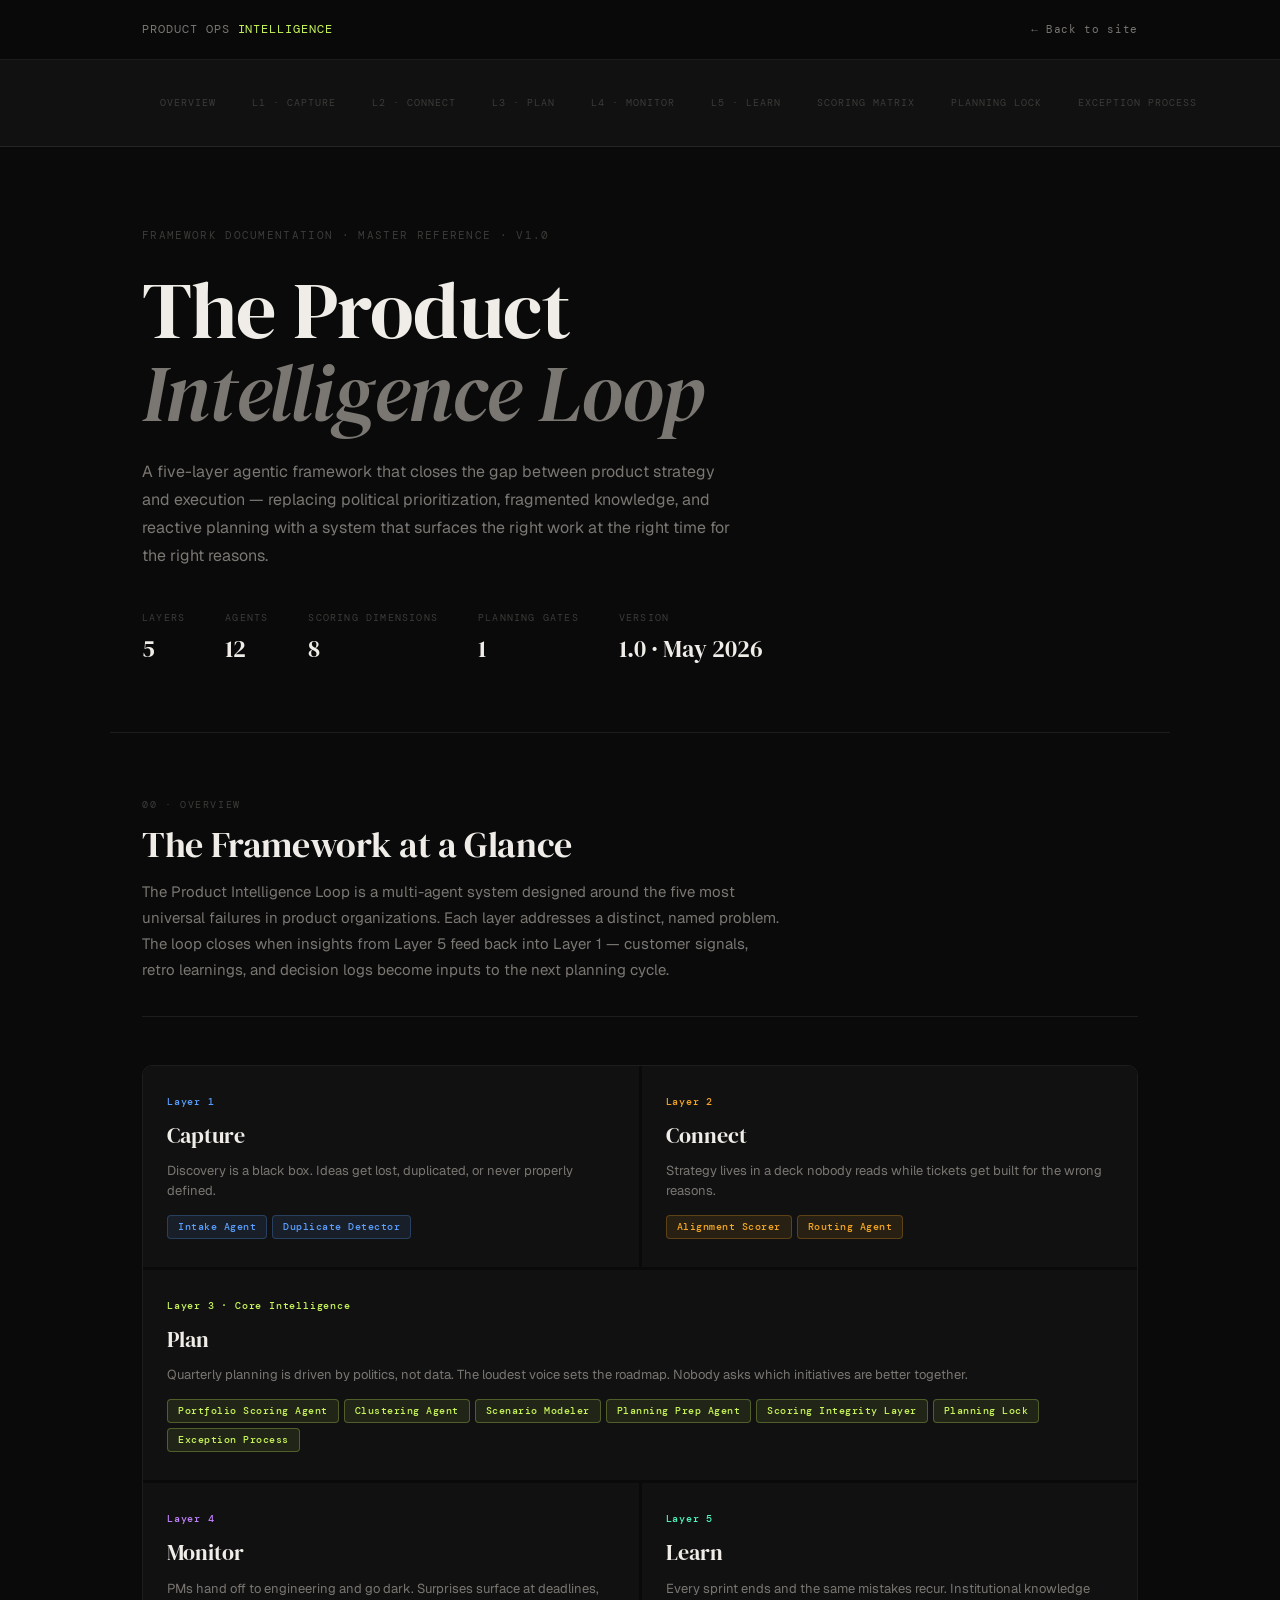
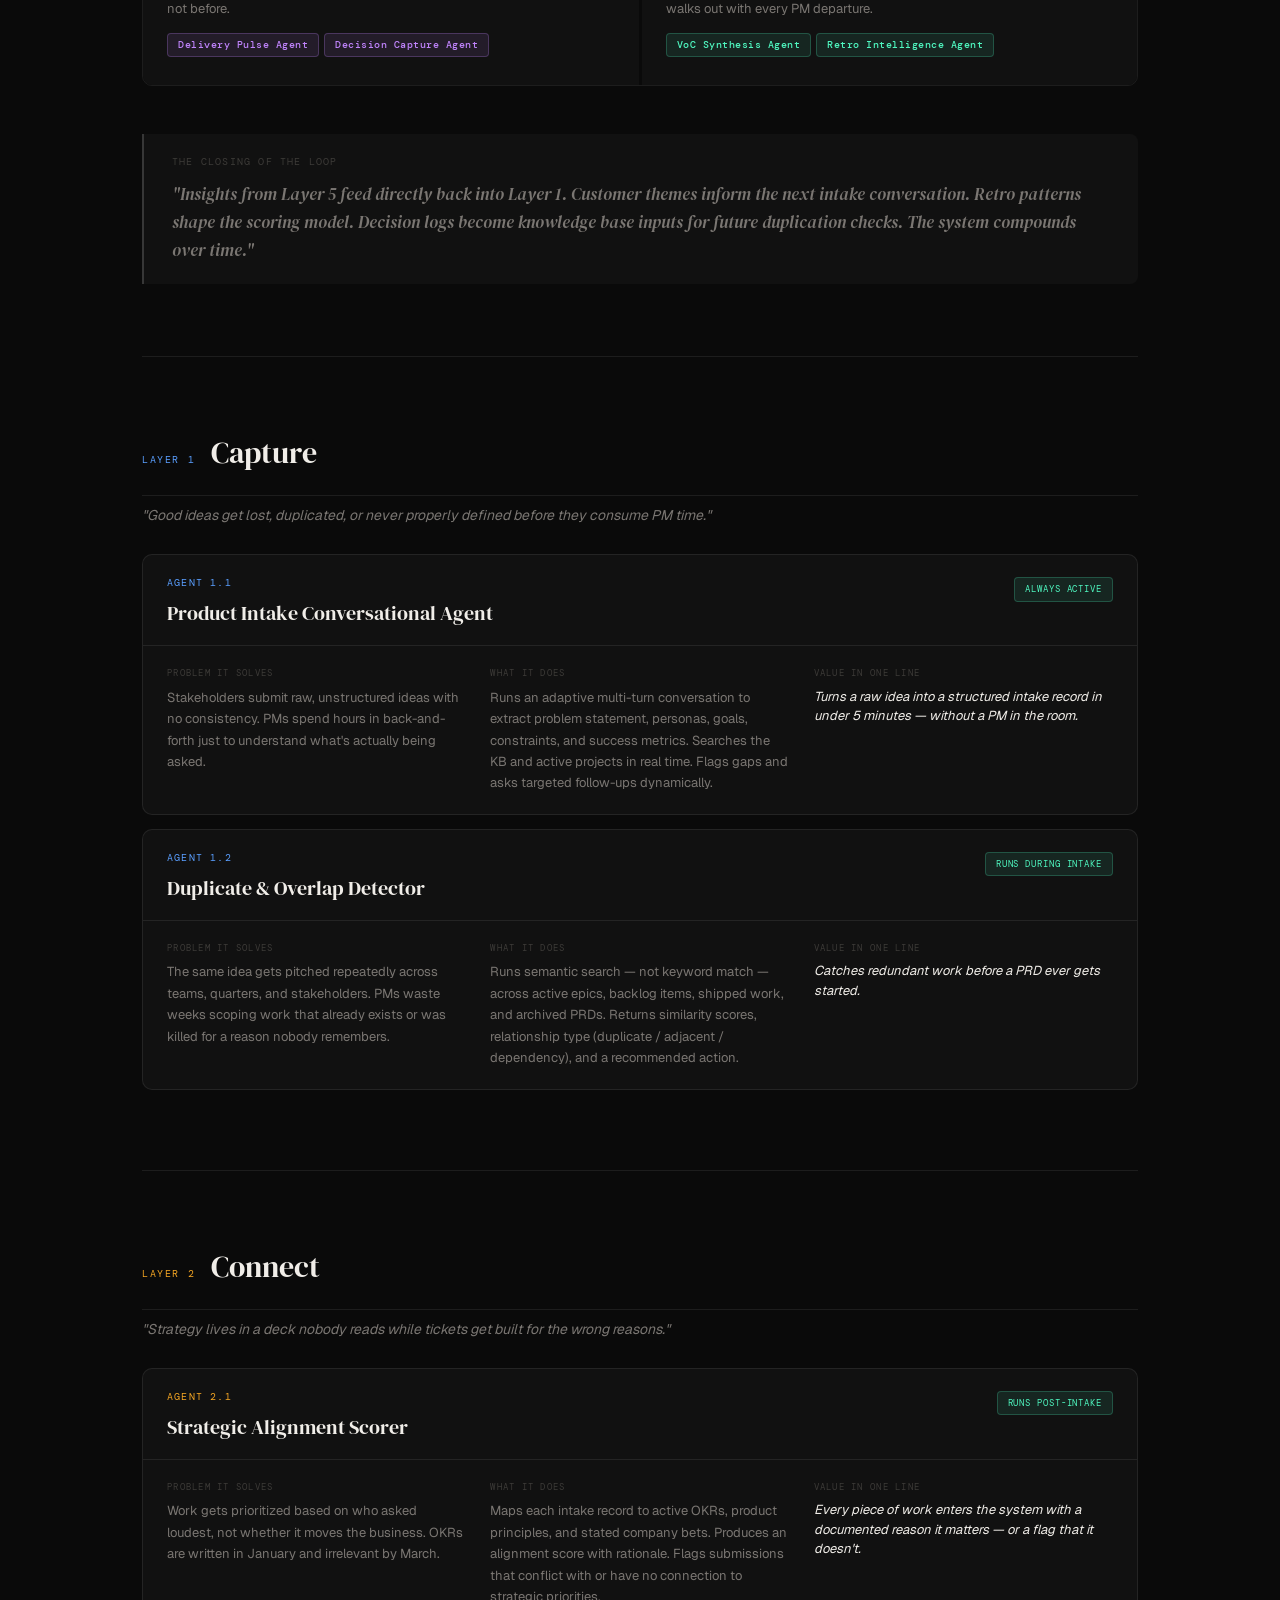
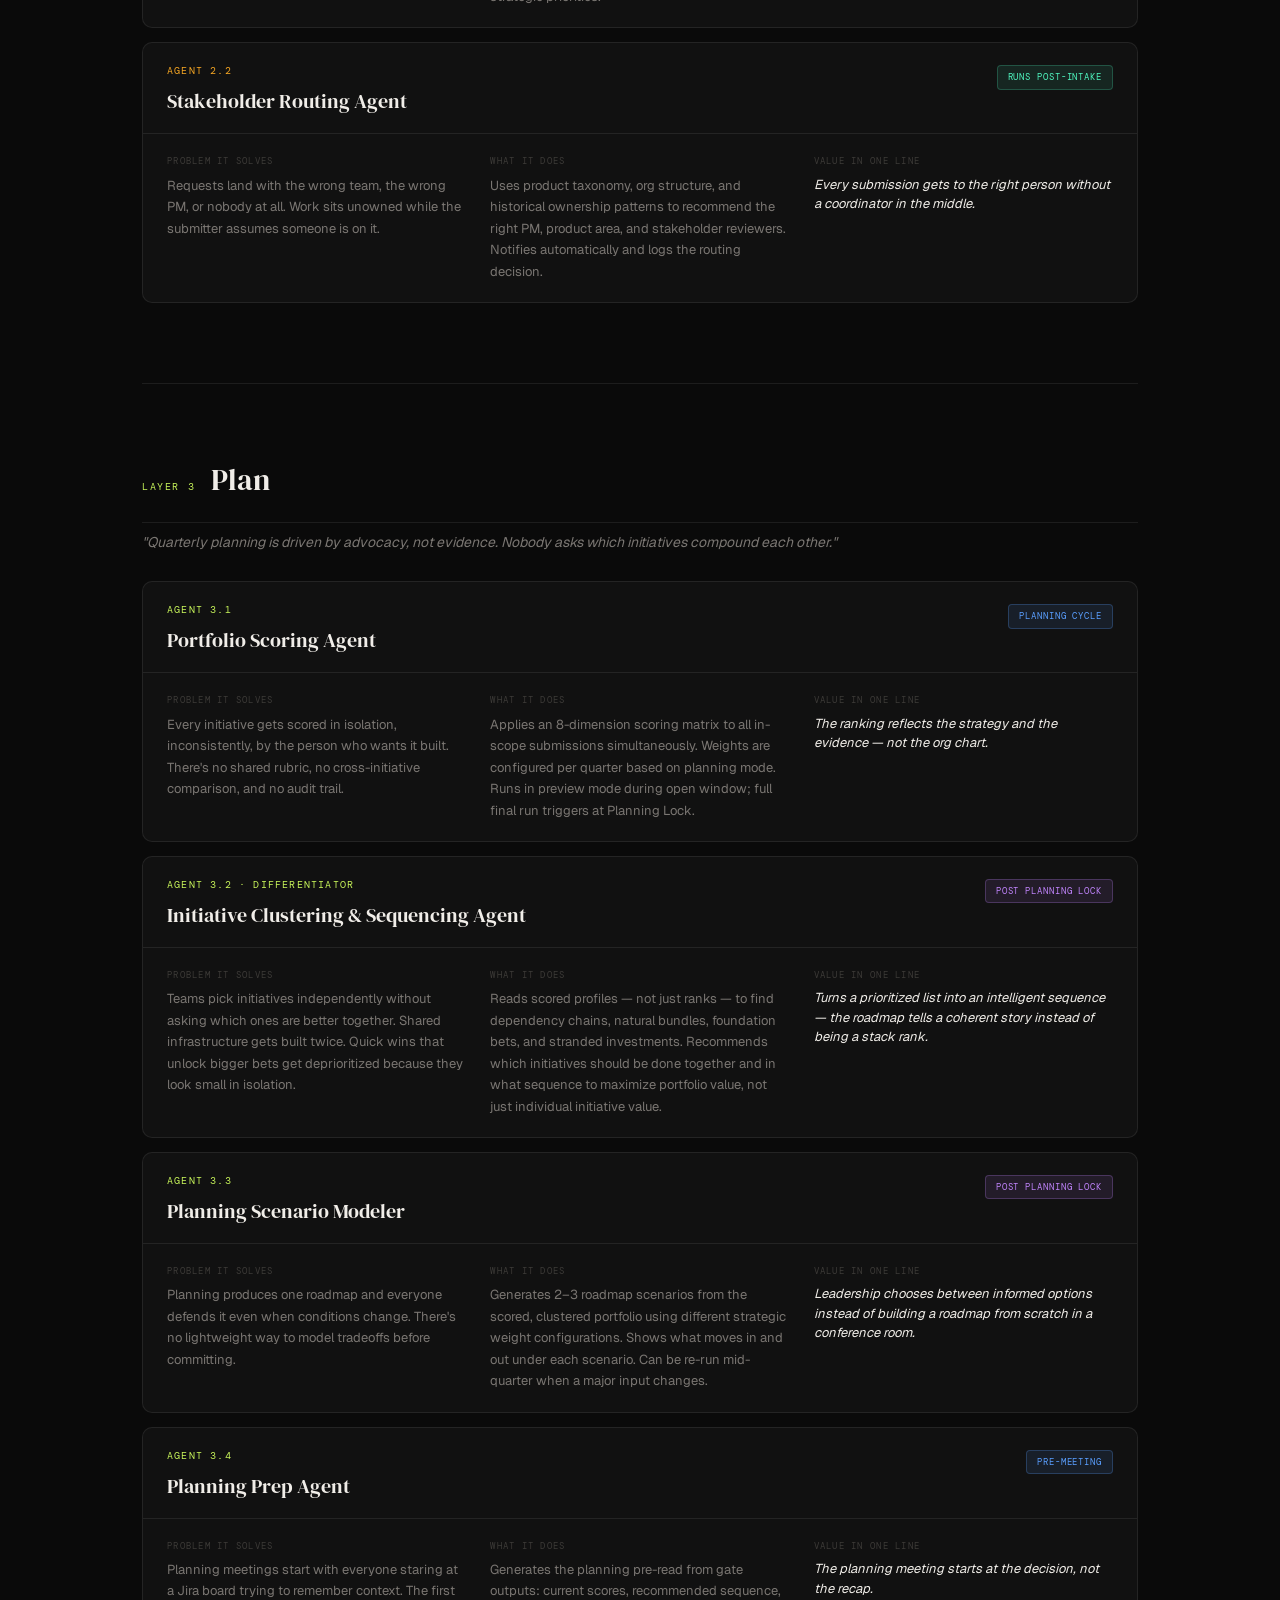
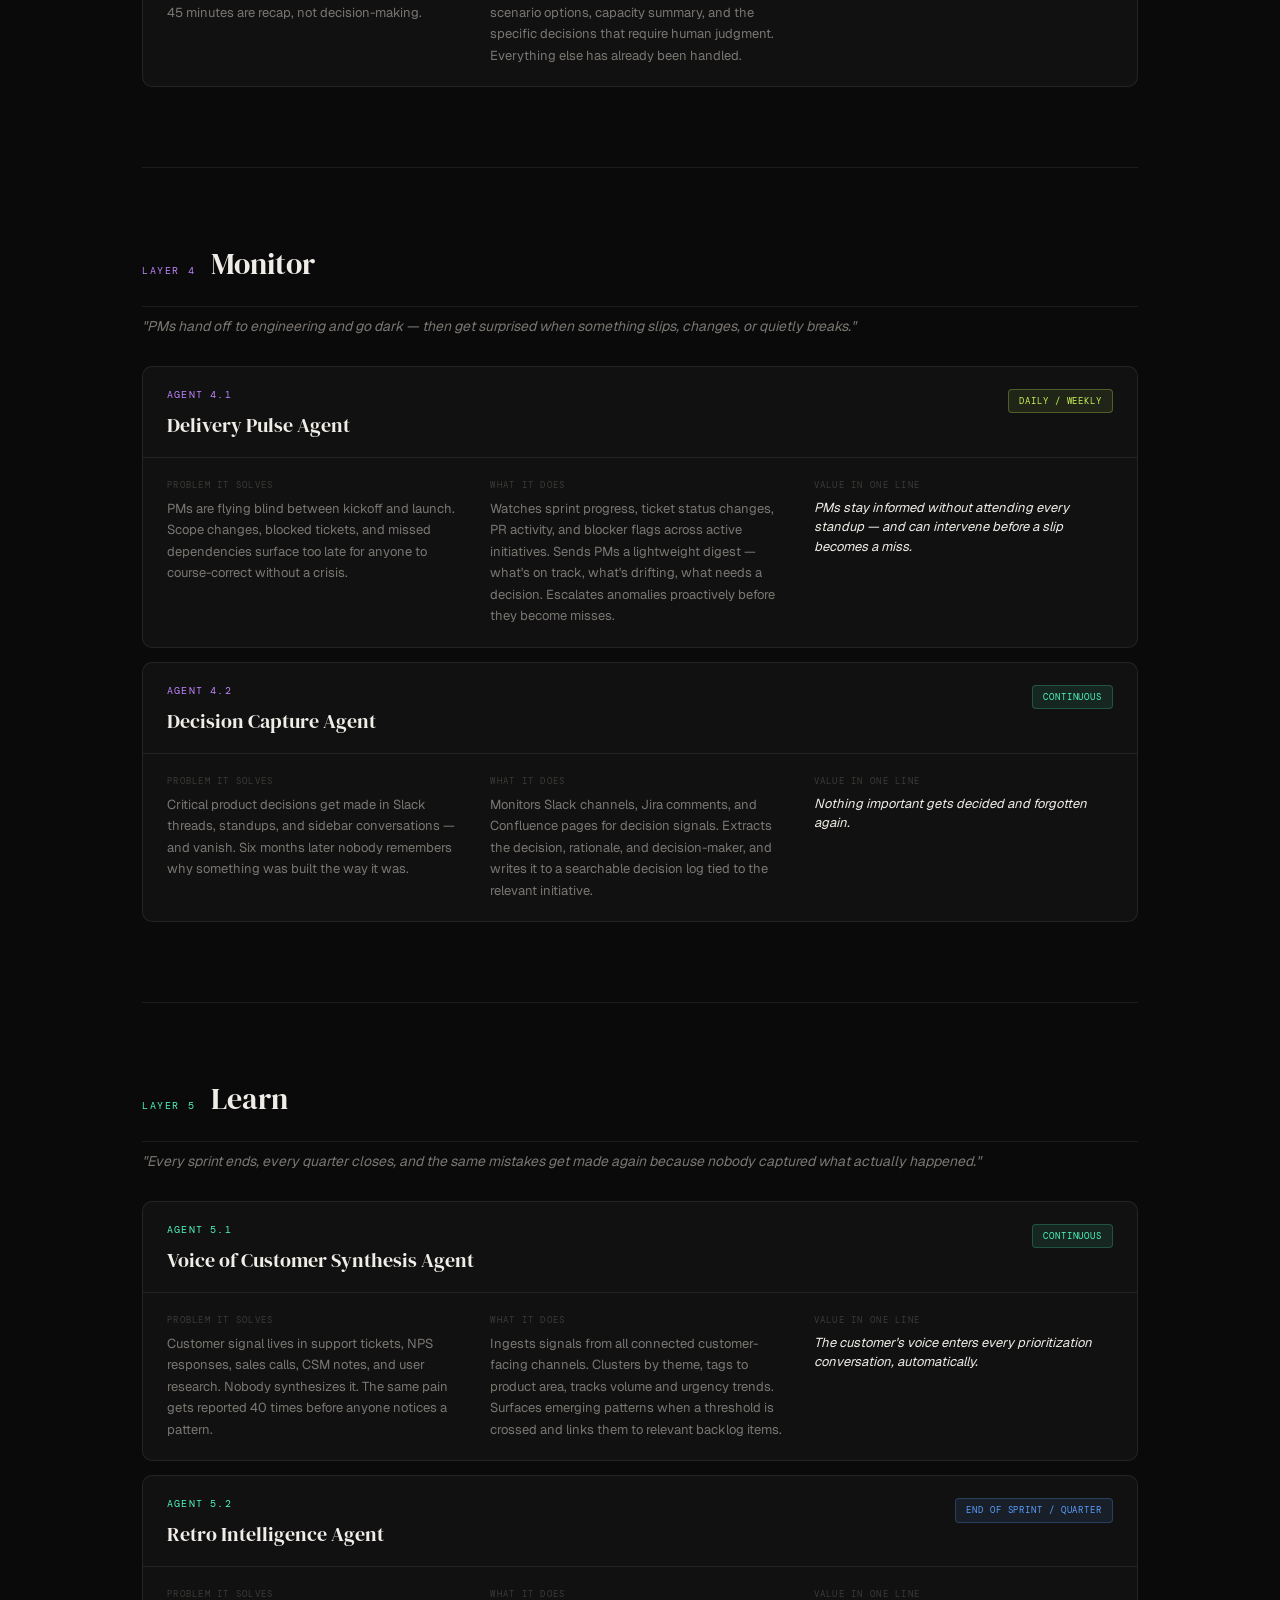
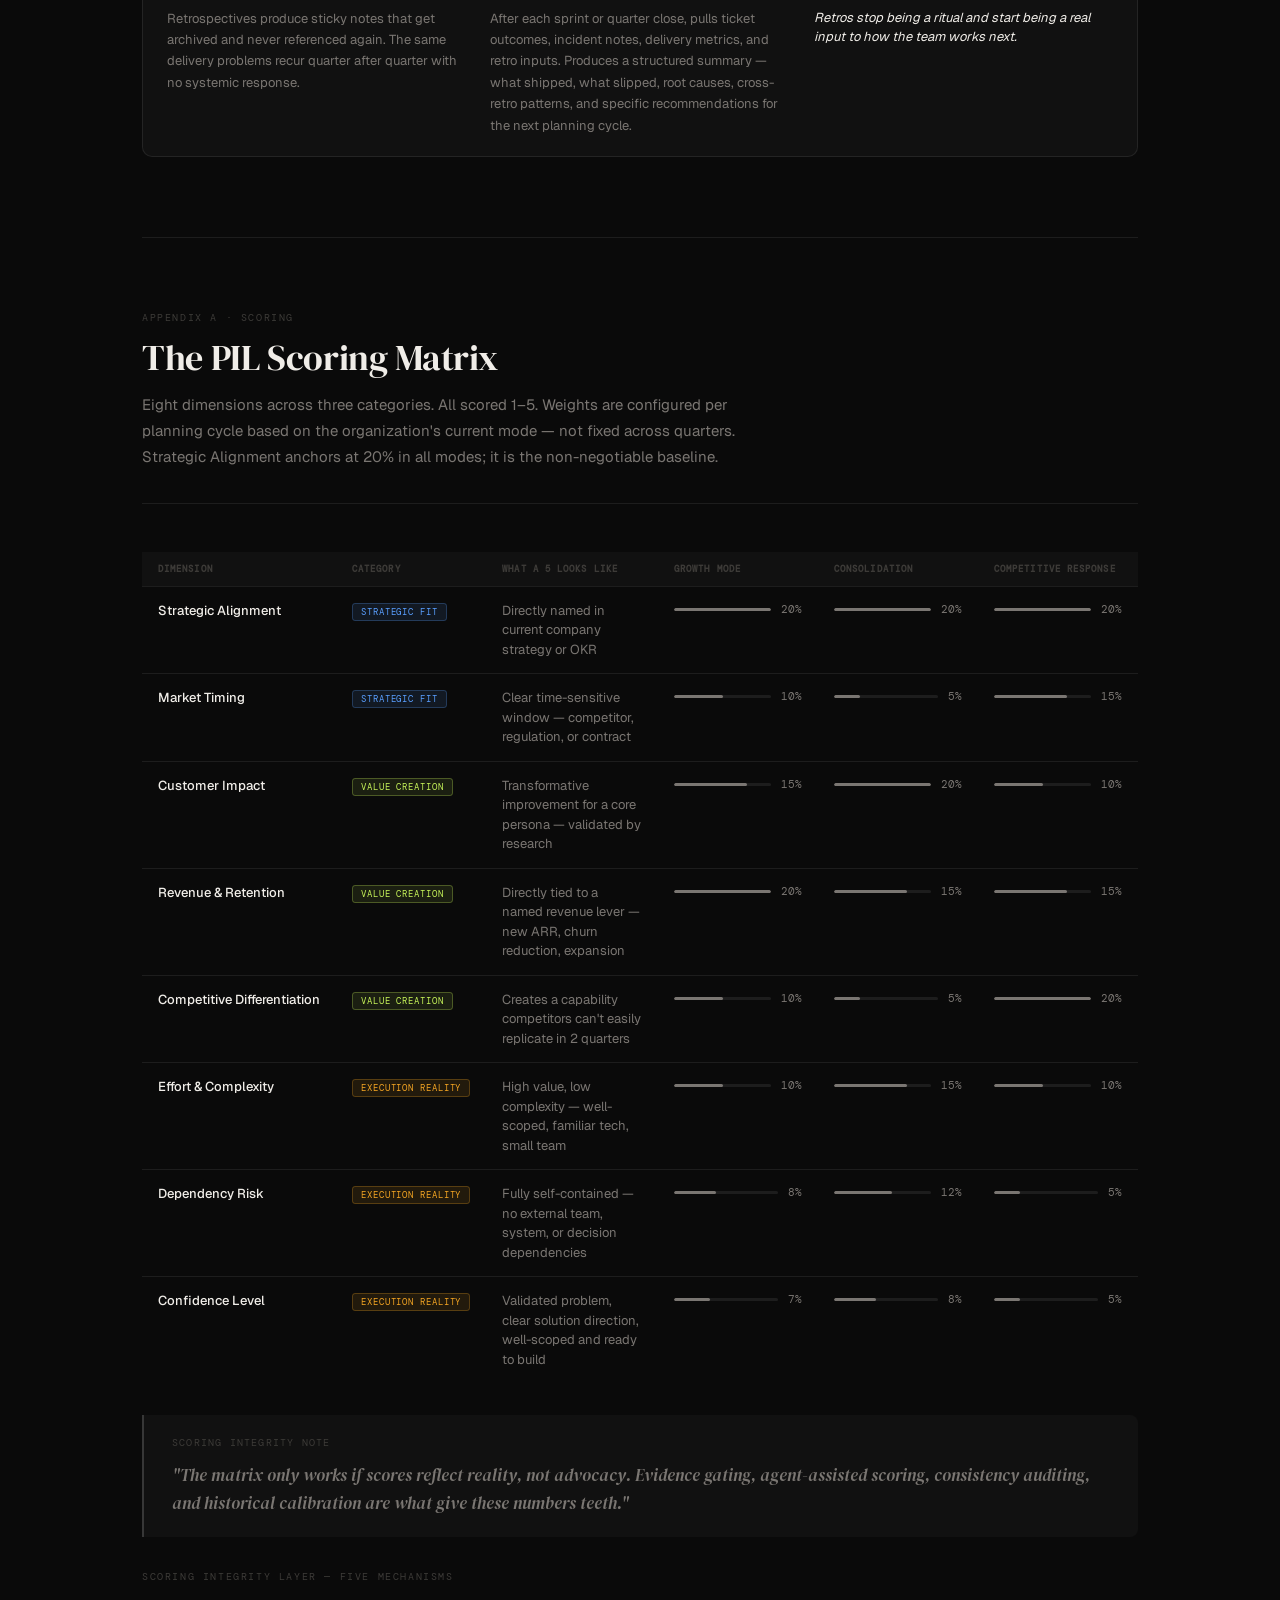
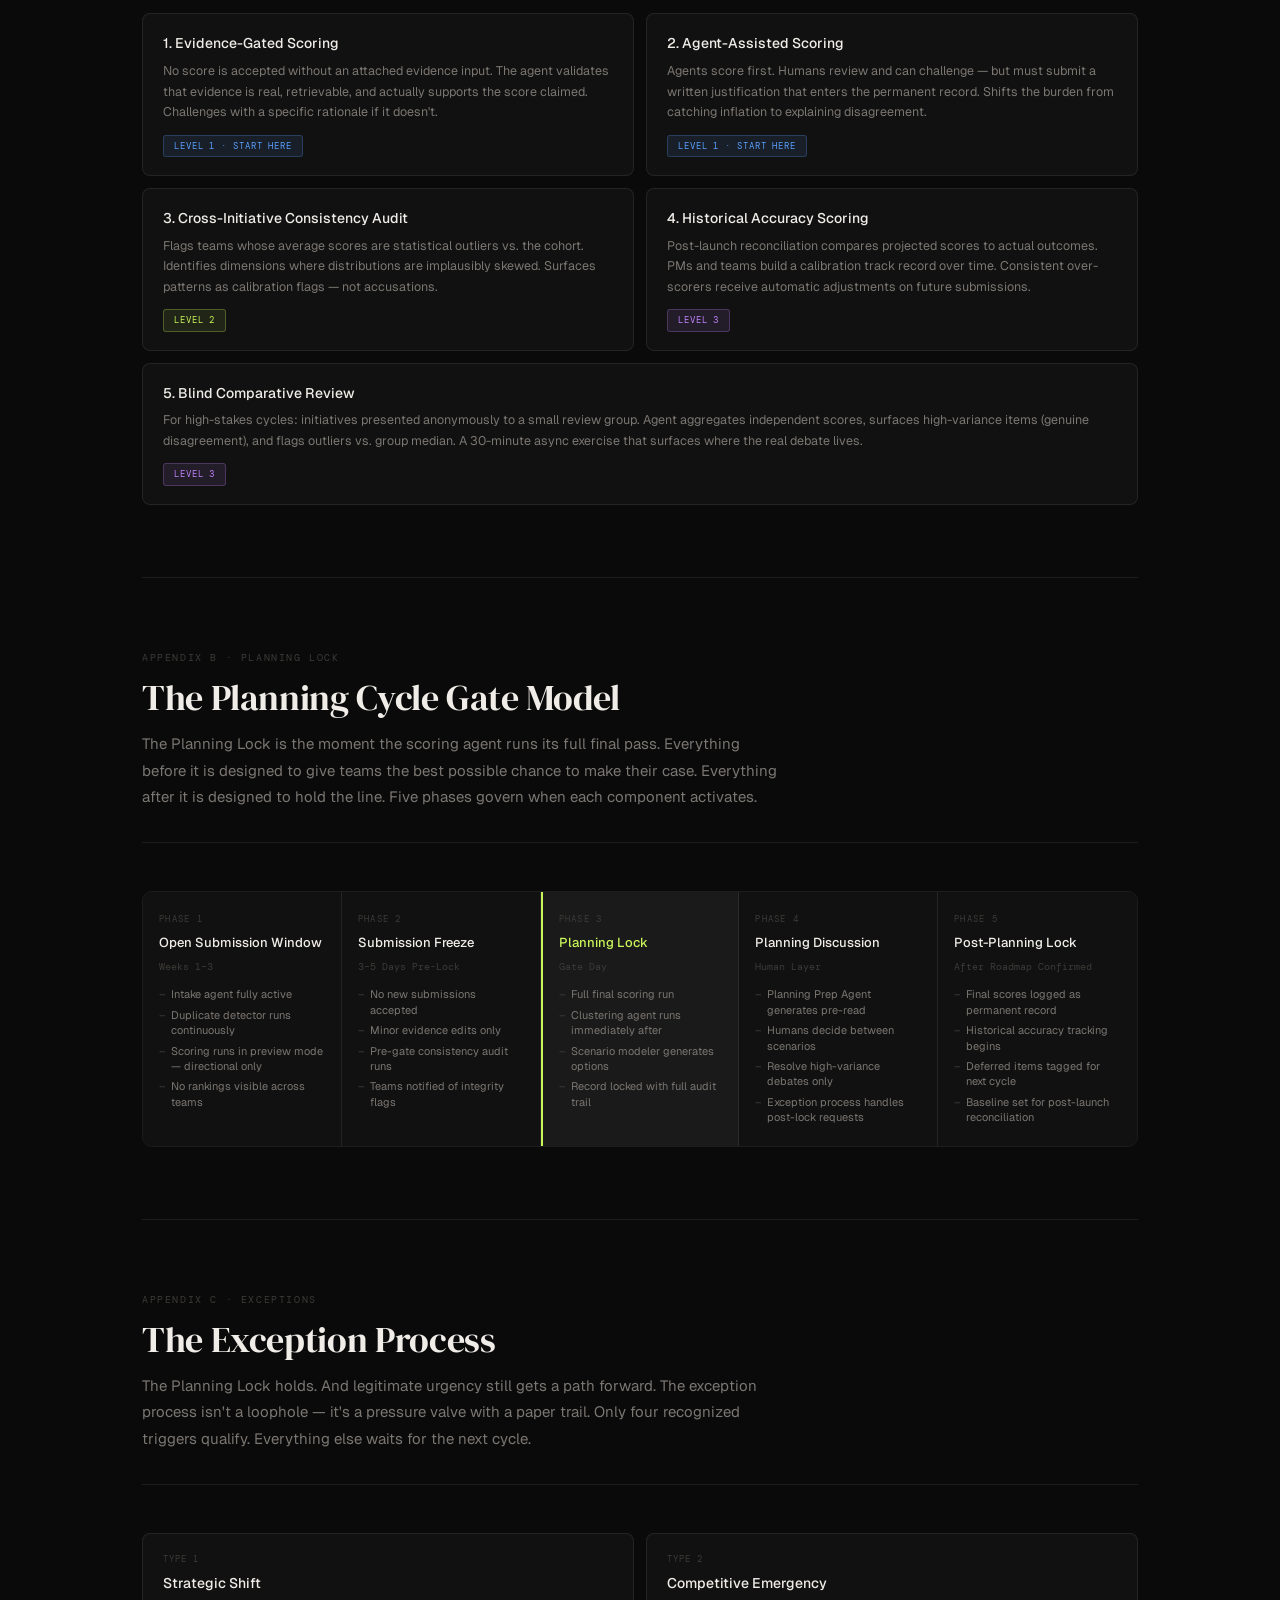
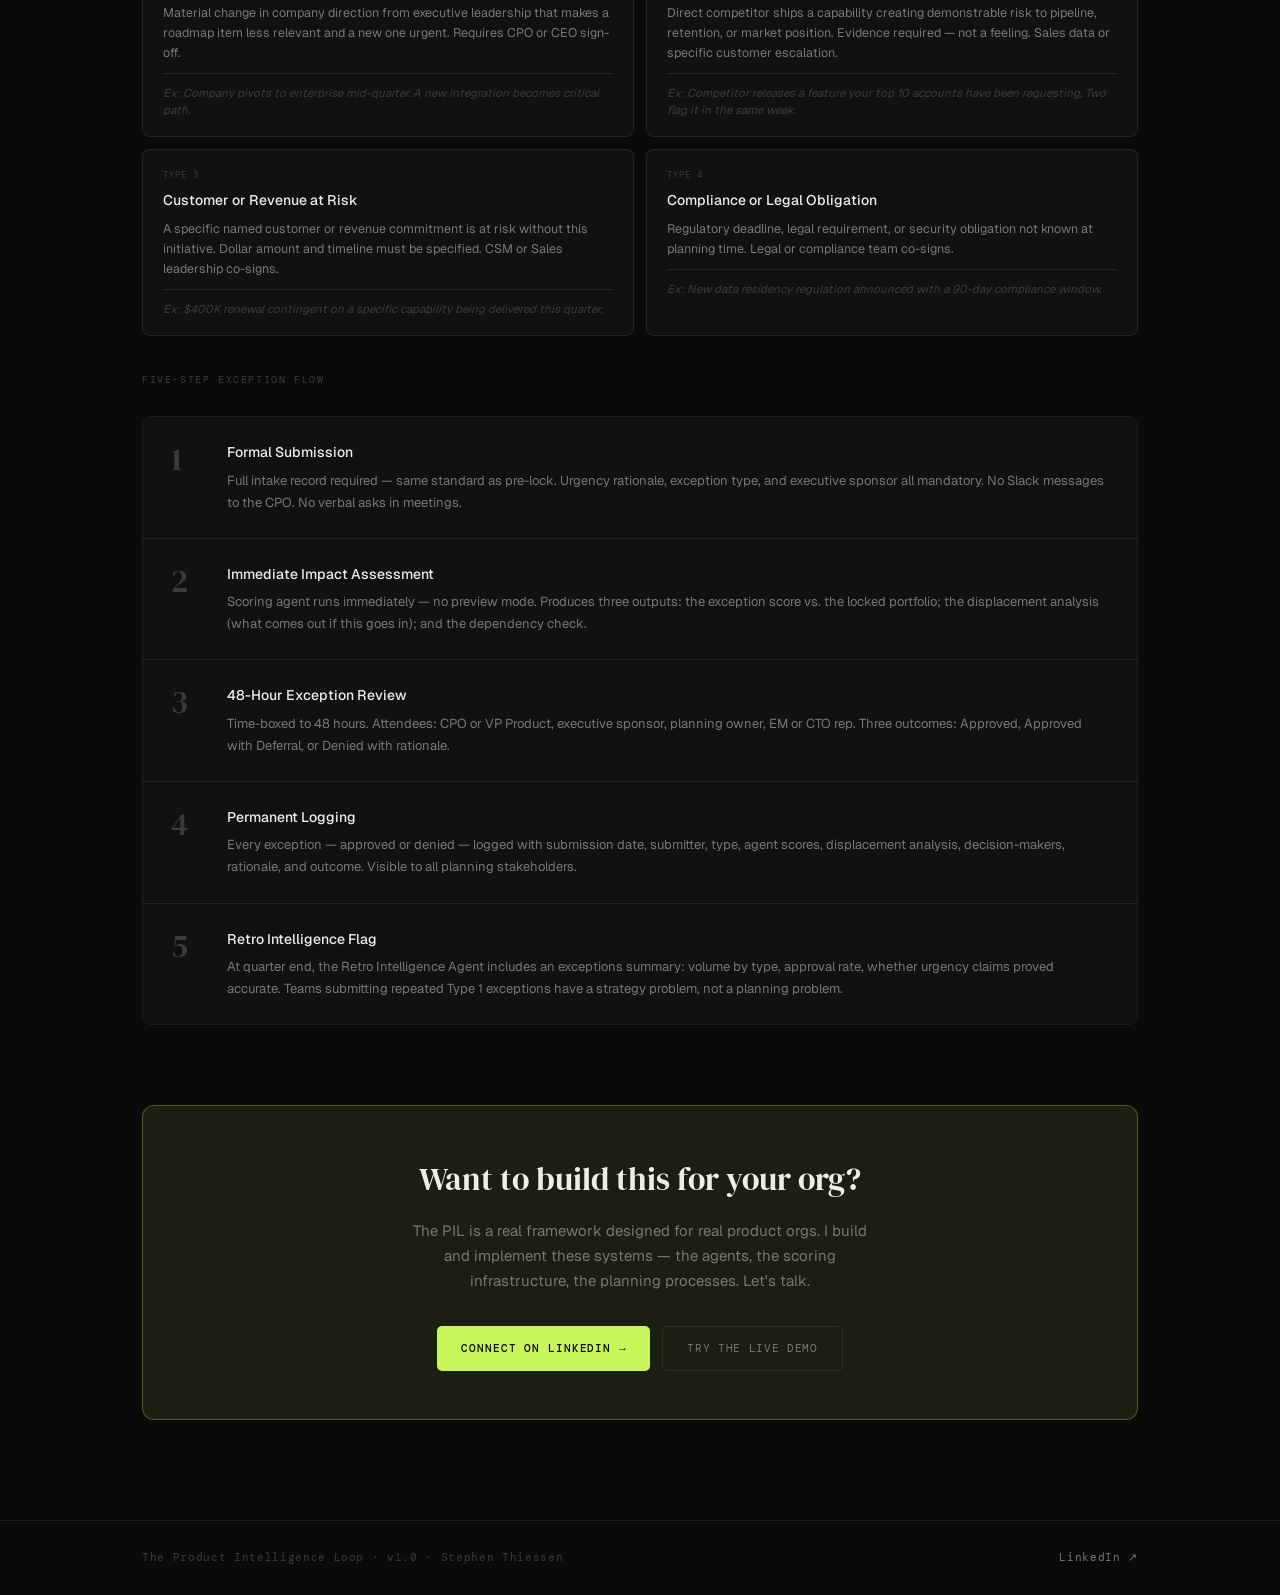
<file: pil-framework/index.html>
<!DOCTYPE html>
<html lang="en">
<head>
<meta charset="UTF-8">
<meta name="viewport" content="width=device-width, initial-scale=1.0">
<title>The Product Intelligence Loop — Framework · Stephen Thiessen</title>
<link rel="preconnect" href="https://fonts.googleapis.com">
<link rel="preconnect" href="https://fonts.gstatic.com" crossorigin>
<link href="https://fonts.googleapis.com/css2?family=DM+Serif+Display:ital@0;1&family=DM+Mono:wght@400;500&family=Geist:wght@300;400;500&display=swap" rel="stylesheet">
<style>
*, *::before, *::after { box-sizing: border-box; margin: 0; padding: 0; }
:root {
  --bg: #0a0a0a; --bg2: #111111; --bg3: #1a1a1a;
  --border: rgba(255,255,255,0.08); --border-hover: rgba(255,255,255,0.16);
  --text: #f0ede8; --text-muted: #7a7672; --text-dim: #3d3b38;
  --accent: #c8f55a; --accent-dim: rgba(200,245,90,0.09); --accent-border: rgba(200,245,90,0.28);
  --l1: #5a9fff; --l1-dim: rgba(90,159,255,0.10); --l1-border: rgba(90,159,255,0.25);
  --l2: #f5a623; --l2-dim: rgba(245,166,35,0.10); --l2-border: rgba(245,166,35,0.25);
  --l3: #c8f55a; --l3-dim: rgba(200,245,90,0.09); --l3-border: rgba(200,245,90,0.28);
  --l4: #c084fc; --l4-dim: rgba(192,132,252,0.10); --l4-border: rgba(192,132,252,0.25);
  --l5: #4ff7c0; --l5-dim: rgba(79,247,192,0.09); --l5-border: rgba(79,247,192,0.22);
  --serif: 'DM Serif Display', Georgia, serif;
  --mono: 'DM Mono', monospace;
  --sans: 'Geist', system-ui, sans-serif;
}
html { scroll-behavior: smooth; }
body { background: var(--bg); color: var(--text); font-family: var(--sans); font-size: 15px; line-height: 1.6; -webkit-font-smoothing: antialiased; }

/* Nav */
nav { border-bottom: 1px solid var(--border); padding: 20px 0; position: sticky; top: 0; background: rgba(10,10,10,0.94); backdrop-filter: blur(14px); z-index: 200; }
.nav-inner { max-width: 1060px; margin: 0 auto; padding: 0 32px; display: flex; align-items: center; justify-content: space-between; }
.nav-logo { font-family: var(--mono); font-size: 12px; color: var(--text-muted); letter-spacing: 0.08em; text-transform: uppercase; text-decoration: none; }
.nav-logo span { color: var(--accent); }
.nav-back { font-family: var(--mono); font-size: 11px; color: var(--text-muted); text-decoration: none; letter-spacing: 0.06em; transition: color 0.2s; }
.nav-back:hover { color: var(--text); }

/* TOC */
.toc { border-bottom: 1px solid var(--border); background: var(--bg2); overflow-x: auto; scrollbar-width: none; }
.toc::-webkit-scrollbar { display: none; }
.toc-inner { max-width: 1060px; margin: 0 auto; padding: 0 32px; display: flex; }
.toc-item { font-family: var(--mono); font-size: 10px; letter-spacing: 0.1em; text-transform: uppercase; color: var(--text-dim); padding: 14px 18px; white-space: nowrap; text-decoration: none; border-bottom: 2px solid transparent; transition: all 0.2s; position: relative; top: 1px; }
.toc-item:hover { color: var(--text-muted); border-bottom-color: var(--border-hover); }

/* Layout */
.content { max-width: 1060px; margin: 0 auto; padding: 64px 32px 100px; }

/* Page header */
.page-header { padding: 80px 32px 64px; border-bottom: 1px solid var(--border); max-width: 1060px; margin: 0 auto; }
.header-eyebrow { font-family: var(--mono); font-size: 11px; letter-spacing: 0.12em; text-transform: uppercase; color: var(--text-dim); margin-bottom: 24px; }
.header-title { font-family: var(--serif); font-size: clamp(48px, 7vw, 80px); font-weight: 400; line-height: 1.03; letter-spacing: -0.01em; margin-bottom: 24px; }
.header-title em { font-style: italic; color: var(--text-muted); }
.header-sub { font-size: 16px; color: var(--text-muted); max-width: 600px; line-height: 1.75; margin-bottom: 40px; }
.header-meta { display: flex; gap: 40px; flex-wrap: wrap; }
.meta-item {}
.meta-label { font-family: var(--mono); font-size: 10px; letter-spacing: 0.12em; text-transform: uppercase; color: var(--text-dim); margin-bottom: 4px; }
.meta-value { font-family: var(--serif); font-size: 24px; font-weight: 400; color: var(--text); }

/* Section */
.section-intro { margin-bottom: 48px; padding-bottom: 32px; border-bottom: 1px solid var(--border); }
.section-num { font-family: var(--mono); font-size: 10px; letter-spacing: 0.16em; text-transform: uppercase; color: var(--text-dim); margin-bottom: 12px; }
.section-title { font-family: var(--serif); font-size: 36px; font-weight: 400; letter-spacing: -0.01em; margin-bottom: 14px; line-height: 1.1; }
.section-desc { font-size: 15px; color: var(--text-muted); max-width: 640px; line-height: 1.75; }
.section-divider { border: none; border-top: 1px solid var(--border); margin: 72px 0; }

/* Loop diagram */
.loop-diagram { display: grid; grid-template-columns: 1fr 1fr; gap: 3px; margin: 48px 0; border-radius: 10px; overflow: hidden; border: 1px solid var(--border); }
.loop-cell { padding: 28px 24px; background: var(--bg2); transition: background 0.2s; }
.loop-cell:hover { background: var(--bg3); }
.loop-cell-num { font-family: var(--mono); font-size: 10px; font-weight: 500; margin-bottom: 8px; letter-spacing: 0.08em; }
.loop-cell-name { font-family: var(--serif); font-size: 22px; font-weight: 400; margin-bottom: 8px; }
.loop-cell-problem { font-size: 13px; color: var(--text-muted); line-height: 1.55; }
.loop-cell-agents { margin-top: 14px; display: flex; flex-wrap: wrap; gap: 5px; }
.loop-pill { font-family: var(--mono); font-size: 10px; letter-spacing: 0.05em; padding: 3px 10px; border-radius: 4px; font-weight: 500; border: 1px solid; }
.loop-cell.l1 .loop-cell-num { color: var(--l1); }
.loop-cell.l1 .loop-pill { background: var(--l1-dim); color: var(--l1); border-color: var(--l1-border); }
.loop-cell.l2 .loop-cell-num { color: var(--l2); }
.loop-cell.l2 .loop-pill { background: var(--l2-dim); color: var(--l2); border-color: var(--l2-border); }
.loop-cell.l3 .loop-cell-num { color: var(--l3); }
.loop-cell.l3 .loop-pill { background: var(--l3-dim); color: var(--l3); border-color: var(--l3-border); }
.loop-cell.l4 .loop-cell-num { color: var(--l4); }
.loop-cell.l4 .loop-pill { background: var(--l4-dim); color: var(--l4); border-color: var(--l4-border); }
.loop-cell.l5 .loop-cell-num { color: var(--l5); }
.loop-cell.l5 .loop-pill { background: var(--l5-dim); color: var(--l5); border-color: var(--l5-border); }
.loop-cell.full { grid-column: 1 / -1; }

/* Callout */
.callout { border-left: 2px solid var(--border-hover); padding: 20px 28px; background: var(--bg2); margin: 32px 0; border-radius: 0 8px 8px 0; }
.callout-label { font-family: var(--mono); font-size: 10px; letter-spacing: 0.12em; text-transform: uppercase; color: var(--text-dim); margin-bottom: 10px; }
.callout-text { font-family: var(--serif); font-size: 17px; line-height: 1.65; color: var(--text-muted); font-style: italic; }

/* Layer block */
.layer-block { margin-bottom: 80px; }
.layer-header { display: flex; align-items: baseline; gap: 16px; margin-bottom: 8px; padding-bottom: 18px; border-bottom: 1px solid var(--border); }
.layer-num { font-family: var(--mono); font-size: 10px; letter-spacing: 0.16em; text-transform: uppercase; }
.layer-name { font-family: var(--serif); font-size: 30px; font-weight: 400; }
.layer-problem { font-size: 14px; color: var(--text-muted); font-style: italic; margin-bottom: 28px; line-height: 1.6; }

/* Agent card */
.agent-card { background: var(--bg2); border: 1px solid var(--border); border-radius: 10px; margin-bottom: 14px; overflow: hidden; transition: border-color 0.2s; }
.agent-card:hover { border-color: var(--border-hover); }
.agent-header { padding: 20px 24px 16px; border-bottom: 1px solid var(--border); display: flex; align-items: flex-start; justify-content: space-between; gap: 16px; }
.agent-id { font-family: var(--mono); font-size: 10px; letter-spacing: 0.12em; text-transform: uppercase; margin-bottom: 6px; }
.agent-name { font-family: var(--serif); font-size: 20px; font-weight: 400; color: var(--text); }
.agent-type-badge { font-family: var(--mono); font-size: 9px; letter-spacing: 0.1em; text-transform: uppercase; padding: 4px 10px; border-radius: 4px; flex-shrink: 0; margin-top: 2px; border: 1px solid; }
.badge-planning { color: var(--l1); background: var(--l1-dim); border-color: var(--l1-border); }
.badge-daily { color: var(--l3); background: var(--l3-dim); border-color: var(--l3-border); }
.badge-gate { color: var(--l4); background: var(--l4-dim); border-color: var(--l4-border); }
.badge-continuous { color: var(--l5); background: var(--l5-dim); border-color: var(--l5-border); }
.agent-body { padding: 20px 24px; display: grid; grid-template-columns: 1fr 1fr 1fr; gap: 24px; }
.agent-field-label { font-family: var(--mono); font-size: 9px; letter-spacing: 0.14em; text-transform: uppercase; color: var(--text-dim); margin-bottom: 6px; }
.agent-field-text { font-size: 13px; color: var(--text-muted); line-height: 1.65; }
.agent-value { font-size: 13px; color: var(--text); line-height: 1.5; font-style: italic; }

/* Scoring matrix */
.matrix-table { width: 100%; border-collapse: collapse; margin: 28px 0; font-size: 13px; }
.matrix-table th { font-family: var(--mono); font-size: 9px; letter-spacing: 0.12em; text-transform: uppercase; color: var(--text-dim); padding: 10px 16px; text-align: left; border-bottom: 1px solid var(--border); background: var(--bg2); }
.matrix-table td { padding: 14px 16px; border-bottom: 1px solid var(--border); vertical-align: top; color: var(--text-muted); line-height: 1.5; }
.matrix-table tr:last-child td { border-bottom: none; }
.matrix-table tr:hover td { background: var(--bg2); }
.dim-name { font-weight: 500; color: var(--text); white-space: nowrap; }
.dim-cat { font-family: var(--mono); font-size: 9px; letter-spacing: 0.1em; text-transform: uppercase; padding: 2px 8px; border-radius: 3px; white-space: nowrap; border: 1px solid; }
.cat-strategic { background: var(--l1-dim); color: var(--l1); border-color: var(--l1-border); }
.cat-value { background: var(--l3-dim); color: var(--l3); border-color: var(--l3-border); }
.cat-execution { background: var(--l2-dim); color: var(--l2); border-color: var(--l2-border); }
.weight-bar-wrap { display: flex; align-items: center; gap: 10px; }
.weight-bar { height: 3px; border-radius: 2px; background: var(--border); flex: 1; min-width: 60px; overflow: hidden; }
.weight-fill { height: 100%; border-radius: 2px; background: var(--text-muted); }
.weight-num { font-family: var(--mono); font-size: 11px; color: var(--text-muted); white-space: nowrap; }

/* Timeline */
.timeline { display: grid; grid-template-columns: repeat(5, 1fr); gap: 0; margin: 32px 0; border: 1px solid var(--border); border-radius: 10px; overflow: hidden; }
.timeline-phase { padding: 20px 16px; border-right: 1px solid var(--border); background: var(--bg2); }
.timeline-phase:last-child { border-right: none; }
.timeline-phase.gate { background: var(--bg3); border-left: 2px solid var(--accent); border-right: 1px solid var(--border); }
.phase-label { font-family: var(--mono); font-size: 9px; letter-spacing: 0.14em; text-transform: uppercase; color: var(--text-dim); margin-bottom: 8px; }
.phase-name { font-size: 13px; font-weight: 500; color: var(--text); margin-bottom: 8px; line-height: 1.3; }
.gate .phase-name { color: var(--accent); }
.phase-timing { font-family: var(--mono); font-size: 10px; color: var(--text-dim); margin-bottom: 12px; }
.phase-bullets { list-style: none; display: flex; flex-direction: column; gap: 5px; }
.phase-bullets li { font-size: 11px; color: var(--text-muted); padding-left: 12px; position: relative; line-height: 1.4; }
.phase-bullets li::before { content: '–'; position: absolute; left: 0; color: var(--text-dim); }

/* Exception grid */
.exception-grid { display: grid; grid-template-columns: 1fr 1fr; gap: 12px; margin: 28px 0; }
.exception-type { background: var(--bg2); border: 1px solid var(--border); border-radius: 8px; padding: 18px 20px; transition: border-color 0.2s; }
.exception-type:hover { border-color: var(--border-hover); }
.exc-type-label { font-family: var(--mono); font-size: 9px; letter-spacing: 0.12em; text-transform: uppercase; color: var(--text-dim); margin-bottom: 6px; }
.exc-type-name { font-size: 14px; font-weight: 500; margin-bottom: 8px; color: var(--text); }
.exc-type-desc { font-size: 12.5px; color: var(--text-muted); line-height: 1.6; margin-bottom: 10px; }
.exc-type-example { font-size: 11.5px; color: var(--text-dim); font-style: italic; border-top: 1px solid var(--border); padding-top: 10px; line-height: 1.5; }

/* Exception steps */
.exception-steps { display: flex; flex-direction: column; border: 1px solid var(--border); border-radius: 10px; overflow: hidden; margin: 28px 0; }
.exc-step { display: flex; gap: 24px; padding: 24px 28px; border-bottom: 1px solid var(--border); background: var(--bg2); transition: background 0.2s; }
.exc-step:last-child { border-bottom: none; }
.exc-step:hover { background: var(--bg3); }
.exc-step-num { font-family: var(--serif); font-size: 32px; font-weight: 400; color: var(--text-dim); flex-shrink: 0; line-height: 1; margin-top: 2px; width: 32px; }
.exc-step-name { font-size: 14px; font-weight: 500; color: var(--text); margin-bottom: 6px; }
.exc-step-desc { font-size: 13px; color: var(--text-muted); line-height: 1.7; }

/* Integrity grid */
.integrity-grid { display: grid; grid-template-columns: 1fr 1fr; gap: 12px; margin: 28px 0; }
.integrity-card { background: var(--bg2); border: 1px solid var(--border); border-radius: 8px; padding: 18px 20px; }
.integrity-name { font-size: 14px; font-weight: 500; color: var(--text); margin-bottom: 6px; }
.integrity-desc { font-size: 12.5px; color: var(--text-muted); line-height: 1.65; }
.integrity-maturity { margin-top: 12px; font-family: var(--mono); font-size: 9px; letter-spacing: 0.1em; text-transform: uppercase; padding: 3px 10px; border-radius: 3px; display: inline-block; border: 1px solid; }
.m1 { color: var(--l1); background: var(--l1-dim); border-color: var(--l1-border); }
.m2 { color: var(--l3); background: var(--l3-dim); border-color: var(--l3-border); }
.m3 { color: var(--l4); background: var(--l4-dim); border-color: var(--l4-border); }

/* CTA */
.page-cta { border: 1px solid var(--accent-border); border-radius: 12px; padding: 48px; background: var(--accent-dim); text-align: center; margin-top: 80px; }
.page-cta h2 { font-family: var(--serif); font-size: 32px; font-weight: 400; margin-bottom: 14px; }
.page-cta p { font-size: 15px; color: var(--text-muted); margin-bottom: 32px; line-height: 1.65; max-width: 480px; margin-left: auto; margin-right: auto; }
.cta-btns { display: flex; gap: 12px; justify-content: center; flex-wrap: wrap; }
.btn-primary { display: inline-flex; align-items: center; gap: 8px; background: var(--accent); color: var(--bg); font-family: var(--mono); font-size: 11px; letter-spacing: 0.08em; text-transform: uppercase; padding: 13px 24px; border: none; border-radius: 5px; cursor: pointer; font-weight: 500; text-decoration: none; transition: all 0.2s; }
.btn-primary:hover { background: #d4ff60; transform: translateY(-1px); }
.btn-secondary { display: inline-flex; align-items: center; gap: 8px; background: transparent; color: var(--text-muted); font-family: var(--mono); font-size: 11px; letter-spacing: 0.06em; text-transform: uppercase; padding: 13px 24px; border: 1px solid var(--border); border-radius: 5px; cursor: pointer; text-decoration: none; transition: all 0.2s; }
.btn-secondary:hover { border-color: var(--border-hover); color: var(--text); }

footer { border-top: 1px solid var(--border); padding: 28px 0; }
.footer-inner { max-width: 1060px; margin: 0 auto; padding: 0 32px; display: flex; align-items: center; justify-content: space-between; flex-wrap: wrap; gap: 12px; }
.footer-text { font-family: var(--mono); font-size: 11px; color: var(--text-dim); letter-spacing: 0.06em; }
.footer-link { font-family: var(--mono); font-size: 11px; color: var(--text-muted); text-decoration: none; letter-spacing: 0.06em; transition: color 0.2s; }
.footer-link:hover { color: var(--accent); }

@media (max-width: 700px) {
  .page-header { padding: 56px 24px 48px; }
  .content { padding: 40px 24px 80px; }
  .agent-body { grid-template-columns: 1fr; }
  .loop-diagram { grid-template-columns: 1fr; }
  .timeline { grid-template-columns: 1fr; }
  .exception-grid, .integrity-grid { grid-template-columns: 1fr; }
}
</style>
</head>
<body>

<nav>
  <div class="nav-inner">
    <a href="https://www.stephen-thiessen.com" class="nav-logo">Product Ops <span>Intelligence</span></a>
    <a href="https://www.stephen-thiessen.com#pil" class="nav-back">← Back to site</a>
  </div>
</nav>

<nav class="toc">
  <div class="toc-inner">
    <a href="#overview" class="toc-item">Overview</a>
    <a href="#layer1" class="toc-item">L1 · Capture</a>
    <a href="#layer2" class="toc-item">L2 · Connect</a>
    <a href="#layer3" class="toc-item">L3 · Plan</a>
    <a href="#layer4" class="toc-item">L4 · Monitor</a>
    <a href="#layer5" class="toc-item">L5 · Learn</a>
    <a href="#scoring" class="toc-item">Scoring Matrix</a>
    <a href="#planning-lock" class="toc-item">Planning Lock</a>
    <a href="#exceptions" class="toc-item">Exception Process</a>
  </div>
</nav>

<div class="page-header">
  <div class="header-eyebrow">Framework Documentation · Master Reference · v1.0</div>
  <h1 class="header-title">The Product<br><em>Intelligence Loop</em></h1>
  <p class="header-sub">A five-layer agentic framework that closes the gap between product strategy and execution — replacing political prioritization, fragmented knowledge, and reactive planning with a system that surfaces the right work at the right time for the right reasons.</p>
  <div class="header-meta">
    <div class="meta-item"><div class="meta-label">Layers</div><div class="meta-value">5</div></div>
    <div class="meta-item"><div class="meta-label">Agents</div><div class="meta-value">12</div></div>
    <div class="meta-item"><div class="meta-label">Scoring Dimensions</div><div class="meta-value">8</div></div>
    <div class="meta-item"><div class="meta-label">Planning Gates</div><div class="meta-value">1</div></div>
    <div class="meta-item"><div class="meta-label">Version</div><div class="meta-value">1.0 · May 2026</div></div>
  </div>
</div>

<div class="content">

  <section id="overview" style="scroll-margin-top:120px;">
    <div class="section-intro">
      <div class="section-num">00 · Overview</div>
      <h2 class="section-title">The Framework at a Glance</h2>
      <p class="section-desc">The Product Intelligence Loop is a multi-agent system designed around the five most universal failures in product organizations. Each layer addresses a distinct, named problem. The loop closes when insights from Layer 5 feed back into Layer 1 — customer signals, retro learnings, and decision logs become inputs to the next planning cycle.</p>
    </div>

    <div class="loop-diagram">
      <div class="loop-cell l1">
        <div class="loop-cell-num">Layer 1</div>
        <div class="loop-cell-name">Capture</div>
        <div class="loop-cell-problem">Discovery is a black box. Ideas get lost, duplicated, or never properly defined.</div>
        <div class="loop-cell-agents"><span class="loop-pill">Intake Agent</span><span class="loop-pill">Duplicate Detector</span></div>
      </div>
      <div class="loop-cell l2">
        <div class="loop-cell-num">Layer 2</div>
        <div class="loop-cell-name">Connect</div>
        <div class="loop-cell-problem">Strategy lives in a deck nobody reads while tickets get built for the wrong reasons.</div>
        <div class="loop-cell-agents"><span class="loop-pill">Alignment Scorer</span><span class="loop-pill">Routing Agent</span></div>
      </div>
      <div class="loop-cell l3 full">
        <div class="loop-cell-num">Layer 3 · Core Intelligence</div>
        <div class="loop-cell-name">Plan</div>
        <div class="loop-cell-problem">Quarterly planning is driven by politics, not data. The loudest voice sets the roadmap. Nobody asks which initiatives are better together.</div>
        <div class="loop-cell-agents"><span class="loop-pill">Portfolio Scoring Agent</span><span class="loop-pill">Clustering Agent</span><span class="loop-pill">Scenario Modeler</span><span class="loop-pill">Planning Prep Agent</span><span class="loop-pill">Scoring Integrity Layer</span><span class="loop-pill">Planning Lock</span><span class="loop-pill">Exception Process</span></div>
      </div>
      <div class="loop-cell l4">
        <div class="loop-cell-num">Layer 4</div>
        <div class="loop-cell-name">Monitor</div>
        <div class="loop-cell-problem">PMs hand off to engineering and go dark. Surprises surface at deadlines, not before.</div>
        <div class="loop-cell-agents"><span class="loop-pill">Delivery Pulse Agent</span><span class="loop-pill">Decision Capture Agent</span></div>
      </div>
      <div class="loop-cell l5">
        <div class="loop-cell-num">Layer 5</div>
        <div class="loop-cell-name">Learn</div>
        <div class="loop-cell-problem">Every sprint ends and the same mistakes recur. Institutional knowledge walks out with every PM departure.</div>
        <div class="loop-cell-agents"><span class="loop-pill">VoC Synthesis Agent</span><span class="loop-pill">Retro Intelligence Agent</span></div>
      </div>
    </div>

    <div class="callout">
      <div class="callout-label">The Closing of the Loop</div>
      <div class="callout-text">"Insights from Layer 5 feed directly back into Layer 1. Customer themes inform the next intake conversation. Retro patterns shape the scoring model. Decision logs become knowledge base inputs for future duplication checks. The system compounds over time."</div>
    </div>
  </section>

  <hr class="section-divider">

  <!-- LAYER 1 -->
  <section id="layer1" style="scroll-margin-top:120px;">
    <div class="layer-block">
      <div class="layer-header">
        <span class="layer-num" style="color:var(--l1)">Layer 1</span>
        <span class="layer-name">Capture</span>
      </div>
      <p class="layer-problem">"Good ideas get lost, duplicated, or never properly defined before they consume PM time."</p>

      <div class="agent-card">
        <div class="agent-header">
          <div><div class="agent-id" style="color:var(--l1)">Agent 1.1</div><div class="agent-name">Product Intake Conversational Agent</div></div>
          <span class="agent-type-badge badge-continuous">Always Active</span>
        </div>
        <div class="agent-body">
          <div><div class="agent-field-label">Problem It Solves</div><div class="agent-field-text">Stakeholders submit raw, unstructured ideas with no consistency. PMs spend hours in back-and-forth just to understand what's actually being asked.</div></div>
          <div><div class="agent-field-label">What It Does</div><div class="agent-field-text">Runs an adaptive multi-turn conversation to extract problem statement, personas, goals, constraints, and success metrics. Searches the KB and active projects in real time. Flags gaps and asks targeted follow-ups dynamically.</div></div>
          <div><div class="agent-field-label">Value In One Line</div><div class="agent-value">Turns a raw idea into a structured intake record in under 5 minutes — without a PM in the room.</div></div>
        </div>
      </div>

      <div class="agent-card">
        <div class="agent-header">
          <div><div class="agent-id" style="color:var(--l1)">Agent 1.2</div><div class="agent-name">Duplicate & Overlap Detector</div></div>
          <span class="agent-type-badge badge-continuous">Runs During Intake</span>
        </div>
        <div class="agent-body">
          <div><div class="agent-field-label">Problem It Solves</div><div class="agent-field-text">The same idea gets pitched repeatedly across teams, quarters, and stakeholders. PMs waste weeks scoping work that already exists or was killed for a reason nobody remembers.</div></div>
          <div><div class="agent-field-label">What It Does</div><div class="agent-field-text">Runs semantic search — not keyword match — across active epics, backlog items, shipped work, and archived PRDs. Returns similarity scores, relationship type (duplicate / adjacent / dependency), and a recommended action.</div></div>
          <div><div class="agent-field-label">Value In One Line</div><div class="agent-value">Catches redundant work before a PRD ever gets started.</div></div>
        </div>
      </div>
    </div>
  </section>

  <hr class="section-divider">

  <!-- LAYER 2 -->
  <section id="layer2" style="scroll-margin-top:120px;">
    <div class="layer-block">
      <div class="layer-header">
        <span class="layer-num" style="color:var(--l2)">Layer 2</span>
        <span class="layer-name">Connect</span>
      </div>
      <p class="layer-problem">"Strategy lives in a deck nobody reads while tickets get built for the wrong reasons."</p>

      <div class="agent-card">
        <div class="agent-header">
          <div><div class="agent-id" style="color:var(--l2)">Agent 2.1</div><div class="agent-name">Strategic Alignment Scorer</div></div>
          <span class="agent-type-badge badge-continuous">Runs Post-Intake</span>
        </div>
        <div class="agent-body">
          <div><div class="agent-field-label">Problem It Solves</div><div class="agent-field-text">Work gets prioritized based on who asked loudest, not whether it moves the business. OKRs are written in January and irrelevant by March.</div></div>
          <div><div class="agent-field-label">What It Does</div><div class="agent-field-text">Maps each intake record to active OKRs, product principles, and stated company bets. Produces an alignment score with rationale. Flags submissions that conflict with or have no connection to strategic priorities.</div></div>
          <div><div class="agent-field-label">Value In One Line</div><div class="agent-value">Every piece of work enters the system with a documented reason it matters — or a flag that it doesn't.</div></div>
        </div>
      </div>

      <div class="agent-card">
        <div class="agent-header">
          <div><div class="agent-id" style="color:var(--l2)">Agent 2.2</div><div class="agent-name">Stakeholder Routing Agent</div></div>
          <span class="agent-type-badge badge-continuous">Runs Post-Intake</span>
        </div>
        <div class="agent-body">
          <div><div class="agent-field-label">Problem It Solves</div><div class="agent-field-text">Requests land with the wrong team, the wrong PM, or nobody at all. Work sits unowned while the submitter assumes someone is on it.</div></div>
          <div><div class="agent-field-label">What It Does</div><div class="agent-field-text">Uses product taxonomy, org structure, and historical ownership patterns to recommend the right PM, product area, and stakeholder reviewers. Notifies automatically and logs the routing decision.</div></div>
          <div><div class="agent-field-label">Value In One Line</div><div class="agent-value">Every submission gets to the right person without a coordinator in the middle.</div></div>
        </div>
      </div>
    </div>
  </section>

  <hr class="section-divider">

  <!-- LAYER 3 -->
  <section id="layer3" style="scroll-margin-top:120px;">
    <div class="layer-block">
      <div class="layer-header">
        <span class="layer-num" style="color:var(--l3)">Layer 3</span>
        <span class="layer-name">Plan</span>
      </div>
      <p class="layer-problem">"Quarterly planning is driven by advocacy, not evidence. Nobody asks which initiatives compound each other."</p>

      <div class="agent-card">
        <div class="agent-header">
          <div><div class="agent-id" style="color:var(--l3)">Agent 3.1</div><div class="agent-name">Portfolio Scoring Agent</div></div>
          <span class="agent-type-badge badge-planning">Planning Cycle</span>
        </div>
        <div class="agent-body">
          <div><div class="agent-field-label">Problem It Solves</div><div class="agent-field-text">Every initiative gets scored in isolation, inconsistently, by the person who wants it built. There's no shared rubric, no cross-initiative comparison, and no audit trail.</div></div>
          <div><div class="agent-field-label">What It Does</div><div class="agent-field-text">Applies an 8-dimension scoring matrix to all in-scope submissions simultaneously. Weights are configured per quarter based on planning mode. Runs in preview mode during open window; full final run triggers at Planning Lock.</div></div>
          <div><div class="agent-field-label">Value In One Line</div><div class="agent-value">The ranking reflects the strategy and the evidence — not the org chart.</div></div>
        </div>
      </div>

      <div class="agent-card">
        <div class="agent-header">
          <div><div class="agent-id" style="color:var(--l3)">Agent 3.2 · Differentiator</div><div class="agent-name">Initiative Clustering & Sequencing Agent</div></div>
          <span class="agent-type-badge badge-gate">Post Planning Lock</span>
        </div>
        <div class="agent-body">
          <div><div class="agent-field-label">Problem It Solves</div><div class="agent-field-text">Teams pick initiatives independently without asking which ones are better together. Shared infrastructure gets built twice. Quick wins that unlock bigger bets get deprioritized because they look small in isolation.</div></div>
          <div><div class="agent-field-label">What It Does</div><div class="agent-field-text">Reads scored profiles — not just ranks — to find dependency chains, natural bundles, foundation bets, and stranded investments. Recommends which initiatives should be done together and in what sequence to maximize portfolio value, not just individual initiative value.</div></div>
          <div><div class="agent-field-label">Value In One Line</div><div class="agent-value">Turns a prioritized list into an intelligent sequence — the roadmap tells a coherent story instead of being a stack rank.</div></div>
        </div>
      </div>

      <div class="agent-card">
        <div class="agent-header">
          <div><div class="agent-id" style="color:var(--l3)">Agent 3.3</div><div class="agent-name">Planning Scenario Modeler</div></div>
          <span class="agent-type-badge badge-gate">Post Planning Lock</span>
        </div>
        <div class="agent-body">
          <div><div class="agent-field-label">Problem It Solves</div><div class="agent-field-text">Planning produces one roadmap and everyone defends it even when conditions change. There's no lightweight way to model tradeoffs before committing.</div></div>
          <div><div class="agent-field-label">What It Does</div><div class="agent-field-text">Generates 2–3 roadmap scenarios from the scored, clustered portfolio using different strategic weight configurations. Shows what moves in and out under each scenario. Can be re-run mid-quarter when a major input changes.</div></div>
          <div><div class="agent-field-label">Value In One Line</div><div class="agent-value">Leadership chooses between informed options instead of building a roadmap from scratch in a conference room.</div></div>
        </div>
      </div>

      <div class="agent-card">
        <div class="agent-header">
          <div><div class="agent-id" style="color:var(--l3)">Agent 3.4</div><div class="agent-name">Planning Prep Agent</div></div>
          <span class="agent-type-badge badge-planning">Pre-Meeting</span>
        </div>
        <div class="agent-body">
          <div><div class="agent-field-label">Problem It Solves</div><div class="agent-field-text">Planning meetings start with everyone staring at a Jira board trying to remember context. The first 45 minutes are recap, not decision-making.</div></div>
          <div><div class="agent-field-label">What It Does</div><div class="agent-field-text">Generates the planning pre-read from gate outputs: current scores, recommended sequence, scenario options, capacity summary, and the specific decisions that require human judgment. Everything else has already been handled.</div></div>
          <div><div class="agent-field-label">Value In One Line</div><div class="agent-value">The planning meeting starts at the decision, not the recap.</div></div>
        </div>
      </div>
    </div>
  </section>

  <hr class="section-divider">

  <!-- LAYER 4 -->
  <section id="layer4" style="scroll-margin-top:120px;">
    <div class="layer-block">
      <div class="layer-header">
        <span class="layer-num" style="color:var(--l4)">Layer 4</span>
        <span class="layer-name">Monitor</span>
      </div>
      <p class="layer-problem">"PMs hand off to engineering and go dark — then get surprised when something slips, changes, or quietly breaks."</p>

      <div class="agent-card">
        <div class="agent-header">
          <div><div class="agent-id" style="color:var(--l4)">Agent 4.1</div><div class="agent-name">Delivery Pulse Agent</div></div>
          <span class="agent-type-badge badge-daily">Daily / Weekly</span>
        </div>
        <div class="agent-body">
          <div><div class="agent-field-label">Problem It Solves</div><div class="agent-field-text">PMs are flying blind between kickoff and launch. Scope changes, blocked tickets, and missed dependencies surface too late for anyone to course-correct without a crisis.</div></div>
          <div><div class="agent-field-label">What It Does</div><div class="agent-field-text">Watches sprint progress, ticket status changes, PR activity, and blocker flags across active initiatives. Sends PMs a lightweight digest — what's on track, what's drifting, what needs a decision. Escalates anomalies proactively before they become misses.</div></div>
          <div><div class="agent-field-label">Value In One Line</div><div class="agent-value">PMs stay informed without attending every standup — and can intervene before a slip becomes a miss.</div></div>
        </div>
      </div>

      <div class="agent-card">
        <div class="agent-header">
          <div><div class="agent-id" style="color:var(--l4)">Agent 4.2</div><div class="agent-name">Decision Capture Agent</div></div>
          <span class="agent-type-badge badge-continuous">Continuous</span>
        </div>
        <div class="agent-body">
          <div><div class="agent-field-label">Problem It Solves</div><div class="agent-field-text">Critical product decisions get made in Slack threads, standups, and sidebar conversations — and vanish. Six months later nobody remembers why something was built the way it was.</div></div>
          <div><div class="agent-field-label">What It Does</div><div class="agent-field-text">Monitors Slack channels, Jira comments, and Confluence pages for decision signals. Extracts the decision, rationale, and decision-maker, and writes it to a searchable decision log tied to the relevant initiative.</div></div>
          <div><div class="agent-field-label">Value In One Line</div><div class="agent-value">Nothing important gets decided and forgotten again.</div></div>
        </div>
      </div>
    </div>
  </section>

  <hr class="section-divider">

  <!-- LAYER 5 -->
  <section id="layer5" style="scroll-margin-top:120px;">
    <div class="layer-block">
      <div class="layer-header">
        <span class="layer-num" style="color:var(--l5)">Layer 5</span>
        <span class="layer-name">Learn</span>
      </div>
      <p class="layer-problem">"Every sprint ends, every quarter closes, and the same mistakes get made again because nobody captured what actually happened."</p>

      <div class="agent-card">
        <div class="agent-header">
          <div><div class="agent-id" style="color:var(--l5)">Agent 5.1</div><div class="agent-name">Voice of Customer Synthesis Agent</div></div>
          <span class="agent-type-badge badge-continuous">Continuous</span>
        </div>
        <div class="agent-body">
          <div><div class="agent-field-label">Problem It Solves</div><div class="agent-field-text">Customer signal lives in support tickets, NPS responses, sales calls, CSM notes, and user research. Nobody synthesizes it. The same pain gets reported 40 times before anyone notices a pattern.</div></div>
          <div><div class="agent-field-label">What It Does</div><div class="agent-field-text">Ingests signals from all connected customer-facing channels. Clusters by theme, tags to product area, tracks volume and urgency trends. Surfaces emerging patterns when a threshold is crossed and links them to relevant backlog items.</div></div>
          <div><div class="agent-field-label">Value In One Line</div><div class="agent-value">The customer's voice enters every prioritization conversation, automatically.</div></div>
        </div>
      </div>

      <div class="agent-card">
        <div class="agent-header">
          <div><div class="agent-id" style="color:var(--l5)">Agent 5.2</div><div class="agent-name">Retro Intelligence Agent</div></div>
          <span class="agent-type-badge badge-planning">End of Sprint / Quarter</span>
        </div>
        <div class="agent-body">
          <div><div class="agent-field-label">Problem It Solves</div><div class="agent-field-text">Retrospectives produce sticky notes that get archived and never referenced again. The same delivery problems recur quarter after quarter with no systemic response.</div></div>
          <div><div class="agent-field-label">What It Does</div><div class="agent-field-text">After each sprint or quarter close, pulls ticket outcomes, incident notes, delivery metrics, and retro inputs. Produces a structured summary — what shipped, what slipped, root causes, cross-retro patterns, and specific recommendations for the next planning cycle.</div></div>
          <div><div class="agent-field-label">Value In One Line</div><div class="agent-value">Retros stop being a ritual and start being a real input to how the team works next.</div></div>
        </div>
      </div>
    </div>
  </section>

  <hr class="section-divider">

  <!-- SCORING MATRIX -->
  <section id="scoring" style="scroll-margin-top:120px;">
    <div class="section-intro">
      <div class="section-num">Appendix A · Scoring</div>
      <h2 class="section-title">The PIL Scoring Matrix</h2>
      <p class="section-desc">Eight dimensions across three categories. All scored 1–5. Weights are configured per planning cycle based on the organization's current mode — not fixed across quarters. Strategic Alignment anchors at 20% in all modes; it is the non-negotiable baseline.</p>
    </div>

    <table class="matrix-table">
      <thead>
        <tr>
          <th>Dimension</th><th>Category</th><th>What a 5 Looks Like</th>
          <th style="min-width:160px">Growth Mode</th>
          <th style="min-width:160px">Consolidation</th>
          <th style="min-width:160px">Competitive Response</th>
        </tr>
      </thead>
      <tbody>
        <tr><td><span class="dim-name">Strategic Alignment</span></td><td><span class="dim-cat cat-strategic">Strategic Fit</span></td><td>Directly named in current company strategy or OKR</td><td><div class="weight-bar-wrap"><div class="weight-bar"><div class="weight-fill" style="width:100%"></div></div><span class="weight-num">20%</span></div></td><td><div class="weight-bar-wrap"><div class="weight-bar"><div class="weight-fill" style="width:100%"></div></div><span class="weight-num">20%</span></div></td><td><div class="weight-bar-wrap"><div class="weight-bar"><div class="weight-fill" style="width:100%"></div></div><span class="weight-num">20%</span></div></td></tr>
        <tr><td><span class="dim-name">Market Timing</span></td><td><span class="dim-cat cat-strategic">Strategic Fit</span></td><td>Clear time-sensitive window — competitor, regulation, or contract</td><td><div class="weight-bar-wrap"><div class="weight-bar"><div class="weight-fill" style="width:50%"></div></div><span class="weight-num">10%</span></div></td><td><div class="weight-bar-wrap"><div class="weight-bar"><div class="weight-fill" style="width:25%"></div></div><span class="weight-num">5%</span></div></td><td><div class="weight-bar-wrap"><div class="weight-bar"><div class="weight-fill" style="width:75%"></div></div><span class="weight-num">15%</span></div></td></tr>
        <tr><td><span class="dim-name">Customer Impact</span></td><td><span class="dim-cat cat-value">Value Creation</span></td><td>Transformative improvement for a core persona — validated by research</td><td><div class="weight-bar-wrap"><div class="weight-bar"><div class="weight-fill" style="width:75%"></div></div><span class="weight-num">15%</span></div></td><td><div class="weight-bar-wrap"><div class="weight-bar"><div class="weight-fill" style="width:100%"></div></div><span class="weight-num">20%</span></div></td><td><div class="weight-bar-wrap"><div class="weight-bar"><div class="weight-fill" style="width:50%"></div></div><span class="weight-num">10%</span></div></td></tr>
        <tr><td><span class="dim-name">Revenue & Retention</span></td><td><span class="dim-cat cat-value">Value Creation</span></td><td>Directly tied to a named revenue lever — new ARR, churn reduction, expansion</td><td><div class="weight-bar-wrap"><div class="weight-bar"><div class="weight-fill" style="width:100%"></div></div><span class="weight-num">20%</span></div></td><td><div class="weight-bar-wrap"><div class="weight-bar"><div class="weight-fill" style="width:75%"></div></div><span class="weight-num">15%</span></div></td><td><div class="weight-bar-wrap"><div class="weight-bar"><div class="weight-fill" style="width:75%"></div></div><span class="weight-num">15%</span></div></td></tr>
        <tr><td><span class="dim-name">Competitive Differentiation</span></td><td><span class="dim-cat cat-value">Value Creation</span></td><td>Creates a capability competitors can't easily replicate in 2 quarters</td><td><div class="weight-bar-wrap"><div class="weight-bar"><div class="weight-fill" style="width:50%"></div></div><span class="weight-num">10%</span></div></td><td><div class="weight-bar-wrap"><div class="weight-bar"><div class="weight-fill" style="width:25%"></div></div><span class="weight-num">5%</span></div></td><td><div class="weight-bar-wrap"><div class="weight-bar"><div class="weight-fill" style="width:100%"></div></div><span class="weight-num">20%</span></div></td></tr>
        <tr><td><span class="dim-name">Effort & Complexity</span></td><td><span class="dim-cat cat-execution">Execution Reality</span></td><td>High value, low complexity — well-scoped, familiar tech, small team</td><td><div class="weight-bar-wrap"><div class="weight-bar"><div class="weight-fill" style="width:50%"></div></div><span class="weight-num">10%</span></div></td><td><div class="weight-bar-wrap"><div class="weight-bar"><div class="weight-fill" style="width:75%"></div></div><span class="weight-num">15%</span></div></td><td><div class="weight-bar-wrap"><div class="weight-bar"><div class="weight-fill" style="width:50%"></div></div><span class="weight-num">10%</span></div></td></tr>
        <tr><td><span class="dim-name">Dependency Risk</span></td><td><span class="dim-cat cat-execution">Execution Reality</span></td><td>Fully self-contained — no external team, system, or decision dependencies</td><td><div class="weight-bar-wrap"><div class="weight-bar"><div class="weight-fill" style="width:40%"></div></div><span class="weight-num">8%</span></div></td><td><div class="weight-bar-wrap"><div class="weight-bar"><div class="weight-fill" style="width:60%"></div></div><span class="weight-num">12%</span></div></td><td><div class="weight-bar-wrap"><div class="weight-bar"><div class="weight-fill" style="width:25%"></div></div><span class="weight-num">5%</span></div></td></tr>
        <tr><td><span class="dim-name">Confidence Level</span></td><td><span class="dim-cat cat-execution">Execution Reality</span></td><td>Validated problem, clear solution direction, well-scoped and ready to build</td><td><div class="weight-bar-wrap"><div class="weight-bar"><div class="weight-fill" style="width:35%"></div></div><span class="weight-num">7%</span></div></td><td><div class="weight-bar-wrap"><div class="weight-bar"><div class="weight-fill" style="width:40%"></div></div><span class="weight-num">8%</span></div></td><td><div class="weight-bar-wrap"><div class="weight-bar"><div class="weight-fill" style="width:25%"></div></div><span class="weight-num">5%</span></div></td></tr>
      </tbody>
    </table>

    <div class="callout">
      <div class="callout-label">Scoring Integrity Note</div>
      <div class="callout-text">"The matrix only works if scores reflect reality, not advocacy. Evidence gating, agent-assisted scoring, consistency auditing, and historical calibration are what give these numbers teeth."</div>
    </div>

    <div style="margin-top:32px;">
      <div class="section-num" style="margin-bottom:16px;">Scoring Integrity Layer — Five Mechanisms</div>
      <div class="integrity-grid">
        <div class="integrity-card"><div class="integrity-name">1. Evidence-Gated Scoring</div><div class="integrity-desc">No score is accepted without an attached evidence input. The agent validates that evidence is real, retrievable, and actually supports the score claimed. Challenges with a specific rationale if it doesn't.</div><span class="integrity-maturity m1">Level 1 · Start Here</span></div>
        <div class="integrity-card"><div class="integrity-name">2. Agent-Assisted Scoring</div><div class="integrity-desc">Agents score first. Humans review and can challenge — but must submit a written justification that enters the permanent record. Shifts the burden from catching inflation to explaining disagreement.</div><span class="integrity-maturity m1">Level 1 · Start Here</span></div>
        <div class="integrity-card"><div class="integrity-name">3. Cross-Initiative Consistency Audit</div><div class="integrity-desc">Flags teams whose average scores are statistical outliers vs. the cohort. Identifies dimensions where distributions are implausibly skewed. Surfaces patterns as calibration flags — not accusations.</div><span class="integrity-maturity m2">Level 2</span></div>
        <div class="integrity-card"><div class="integrity-name">4. Historical Accuracy Scoring</div><div class="integrity-desc">Post-launch reconciliation compares projected scores to actual outcomes. PMs and teams build a calibration track record over time. Consistent over-scorers receive automatic adjustments on future submissions.</div><span class="integrity-maturity m3">Level 3</span></div>
        <div class="integrity-card" style="grid-column:1/-1;"><div class="integrity-name">5. Blind Comparative Review</div><div class="integrity-desc">For high-stakes cycles: initiatives presented anonymously to a small review group. Agent aggregates independent scores, surfaces high-variance items (genuine disagreement), and flags outliers vs. group median. A 30-minute async exercise that surfaces where the real debate lives.</div><span class="integrity-maturity m3">Level 3</span></div>
      </div>
    </div>
  </section>

  <hr class="section-divider">

  <!-- PLANNING LOCK -->
  <section id="planning-lock" style="scroll-margin-top:120px;">
    <div class="section-intro">
      <div class="section-num">Appendix B · Planning Lock</div>
      <h2 class="section-title">The Planning Cycle Gate Model</h2>
      <p class="section-desc">The Planning Lock is the moment the scoring agent runs its full final pass. Everything before it is designed to give teams the best possible chance to make their case. Everything after it is designed to hold the line. Five phases govern when each component activates.</p>
    </div>
    <div class="timeline">
      <div class="timeline-phase"><div class="phase-label">Phase 1</div><div class="phase-name">Open Submission Window</div><div class="phase-timing">Weeks 1–3</div><ul class="phase-bullets"><li>Intake agent fully active</li><li>Duplicate detector runs continuously</li><li>Scoring runs in preview mode — directional only</li><li>No rankings visible across teams</li></ul></div>
      <div class="timeline-phase"><div class="phase-label">Phase 2</div><div class="phase-name">Submission Freeze</div><div class="phase-timing">3–5 Days Pre-Lock</div><ul class="phase-bullets"><li>No new submissions accepted</li><li>Minor evidence edits only</li><li>Pre-gate consistency audit runs</li><li>Teams notified of integrity flags</li></ul></div>
      <div class="timeline-phase gate"><div class="phase-label">Phase 3</div><div class="phase-name">Planning Lock</div><div class="phase-timing">Gate Day</div><ul class="phase-bullets"><li>Full final scoring run</li><li>Clustering agent runs immediately after</li><li>Scenario modeler generates options</li><li>Record locked with full audit trail</li></ul></div>
      <div class="timeline-phase"><div class="phase-label">Phase 4</div><div class="phase-name">Planning Discussion</div><div class="phase-timing">Human Layer</div><ul class="phase-bullets"><li>Planning Prep Agent generates pre-read</li><li>Humans decide between scenarios</li><li>Resolve high-variance debates only</li><li>Exception process handles post-lock requests</li></ul></div>
      <div class="timeline-phase"><div class="phase-label">Phase 5</div><div class="phase-name">Post-Planning Lock</div><div class="phase-timing">After Roadmap Confirmed</div><ul class="phase-bullets"><li>Final scores logged as permanent record</li><li>Historical accuracy tracking begins</li><li>Deferred items tagged for next cycle</li><li>Baseline set for post-launch reconciliation</li></ul></div>
    </div>
  </section>

  <hr class="section-divider">

  <!-- EXCEPTIONS -->
  <section id="exceptions" style="scroll-margin-top:120px;">
    <div class="section-intro">
      <div class="section-num">Appendix C · Exceptions</div>
      <h2 class="section-title">The Exception Process</h2>
      <p class="section-desc">The Planning Lock holds. And legitimate urgency still gets a path forward. The exception process isn't a loophole — it's a pressure valve with a paper trail. Only four recognized triggers qualify. Everything else waits for the next cycle.</p>
    </div>

    <div class="exception-grid">
      <div class="exception-type"><div class="exc-type-label">Type 1</div><div class="exc-type-name">Strategic Shift</div><div class="exc-type-desc">Material change in company direction from executive leadership that makes a roadmap item less relevant and a new one urgent. Requires CPO or CEO sign-off.</div><div class="exc-type-example">Ex: Company pivots to enterprise mid-quarter. A new integration becomes critical path.</div></div>
      <div class="exception-type"><div class="exc-type-label">Type 2</div><div class="exc-type-name">Competitive Emergency</div><div class="exc-type-desc">Direct competitor ships a capability creating demonstrable risk to pipeline, retention, or market position. Evidence required — not a feeling. Sales data or specific customer escalation.</div><div class="exc-type-example">Ex: Competitor releases a feature your top 10 accounts have been requesting. Two flag it in the same week.</div></div>
      <div class="exception-type"><div class="exc-type-label">Type 3</div><div class="exc-type-name">Customer or Revenue at Risk</div><div class="exc-type-desc">A specific named customer or revenue commitment is at risk without this initiative. Dollar amount and timeline must be specified. CSM or Sales leadership co-signs.</div><div class="exc-type-example">Ex: $400K renewal contingent on a specific capability being delivered this quarter.</div></div>
      <div class="exception-type"><div class="exc-type-label">Type 4</div><div class="exc-type-name">Compliance or Legal Obligation</div><div class="exc-type-desc">Regulatory deadline, legal requirement, or security obligation not known at planning time. Legal or compliance team co-signs.</div><div class="exc-type-example">Ex: New data residency regulation announced with a 90-day compliance window.</div></div>
    </div>

    <div style="margin:36px 0 14px;"><div class="section-num">Five-Step Exception Flow</div></div>
    <div class="exception-steps">
      <div class="exc-step"><div class="exc-step-num">1</div><div><div class="exc-step-name">Formal Submission</div><div class="exc-step-desc">Full intake record required — same standard as pre-lock. Urgency rationale, exception type, and executive sponsor all mandatory. No Slack messages to the CPO. No verbal asks in meetings.</div></div></div>
      <div class="exc-step"><div class="exc-step-num">2</div><div><div class="exc-step-name">Immediate Impact Assessment</div><div class="exc-step-desc">Scoring agent runs immediately — no preview mode. Produces three outputs: the exception score vs. the locked portfolio; the displacement analysis (what comes out if this goes in); and the dependency check.</div></div></div>
      <div class="exc-step"><div class="exc-step-num">3</div><div><div class="exc-step-name">48-Hour Exception Review</div><div class="exc-step-desc">Time-boxed to 48 hours. Attendees: CPO or VP Product, executive sponsor, planning owner, EM or CTO rep. Three outcomes: Approved, Approved with Deferral, or Denied with rationale.</div></div></div>
      <div class="exc-step"><div class="exc-step-num">4</div><div><div class="exc-step-name">Permanent Logging</div><div class="exc-step-desc">Every exception — approved or denied — logged with submission date, submitter, type, agent scores, displacement analysis, decision-makers, rationale, and outcome. Visible to all planning stakeholders.</div></div></div>
      <div class="exc-step"><div class="exc-step-num">5</div><div><div class="exc-step-name">Retro Intelligence Flag</div><div class="exc-step-desc">At quarter end, the Retro Intelligence Agent includes an exceptions summary: volume by type, approval rate, whether urgency claims proved accurate. Teams submitting repeated Type 1 exceptions have a strategy problem, not a planning problem.</div></div></div>
    </div>
  </section>

  <div class="page-cta">
    <h2>Want to build this for your org?</h2>
    <p>The PIL is a real framework designed for real product orgs. I build and implement these systems — the agents, the scoring infrastructure, the planning processes. Let's talk.</p>
    <div class="cta-btns">
      <a href="https://www.linkedin.com/in/stephenthiessen" target="_blank" class="btn-primary">Connect on LinkedIn →</a>
      <a href="../pil-demo/" class="btn-secondary">Try the live demo</a>
    </div>
  </div>

</div>

<footer>
  <div class="footer-inner">
    <span class="footer-text">The Product Intelligence Loop · v1.0 · Stephen Thiessen</span>
    <a href="https://www.linkedin.com/in/stephenthiessen" target="_blank" class="footer-link">LinkedIn ↗</a>
  </div>
</footer>
</body>
</html>
</file>
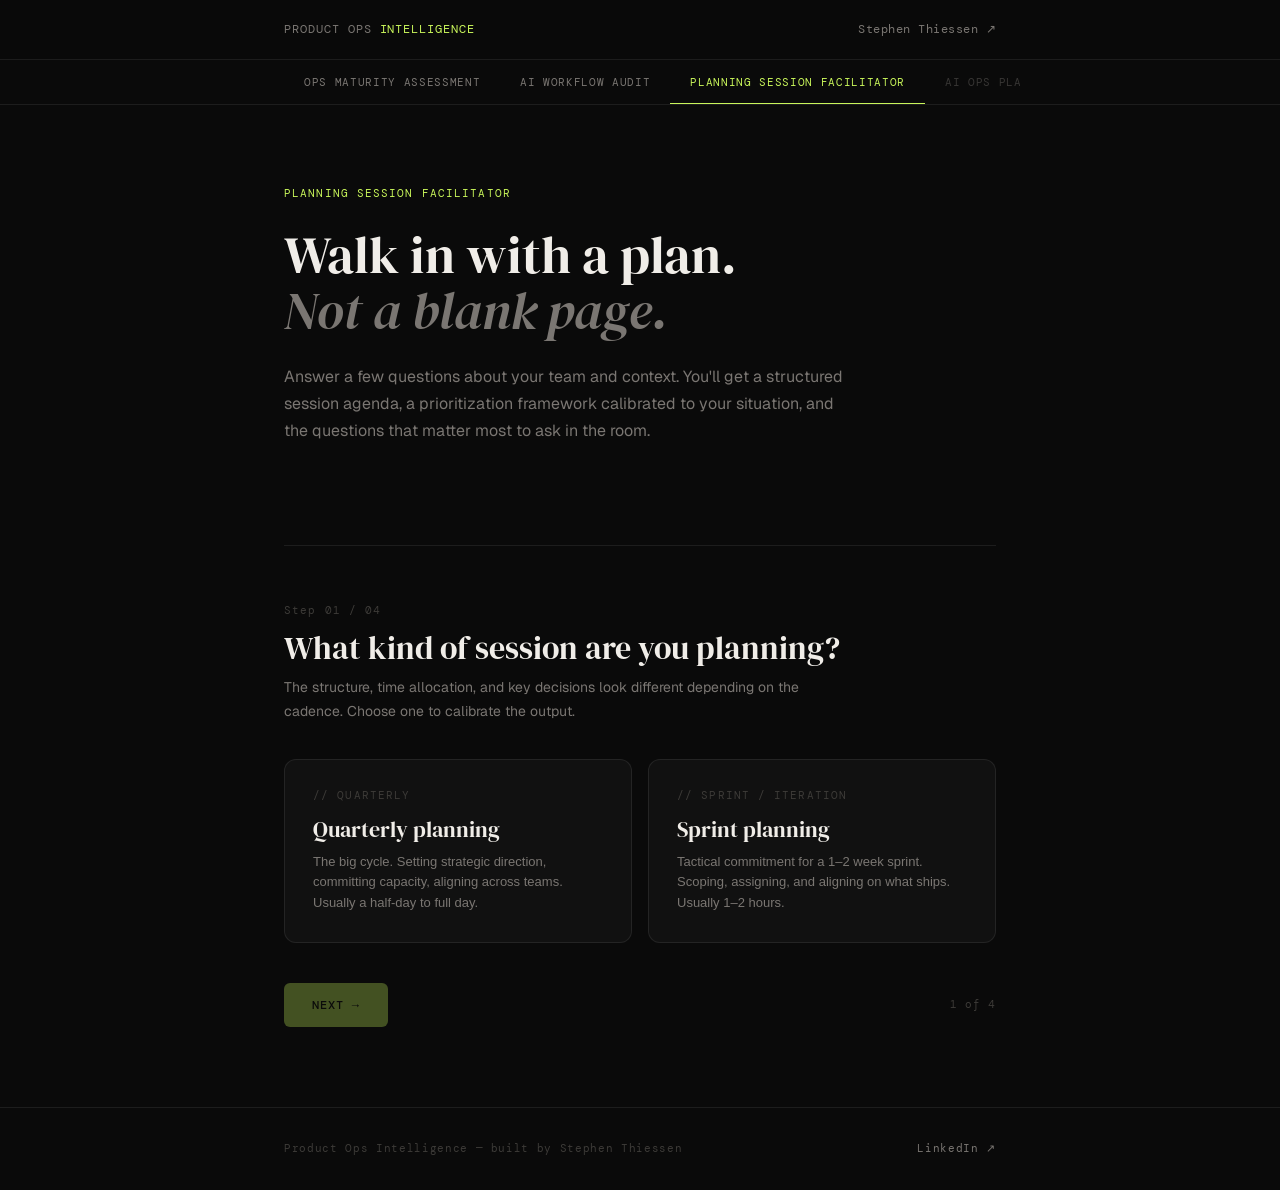
<file: planning-facilitator/index.html>
<!DOCTYPE html>
<html lang="en">
<head>
<meta charset="UTF-8">
<meta name="viewport" content="width=device-width, initial-scale=1.0">
<title>Product Ops Intelligence — Stephen Thiessen</title>
<link rel="preconnect" href="https://fonts.googleapis.com">
<link rel="preconnect" href="https://fonts.gstatic.com" crossorigin>
<link href="https://fonts.googleapis.com/css2?family=DM+Serif+Display:ital@0;1&family=DM+Mono:wght@400;500&family=Geist:wght@300;400;500&display=swap" rel="stylesheet">
<style>
*, *::before, *::after { box-sizing: border-box; margin: 0; padding: 0; }
:root {
  --bg: #0a0a0a; --bg2: #111111; --bg3: #1a1a1a;
  --border: rgba(255,255,255,0.08); --border-hover: rgba(255,255,255,0.18);
  --text: #f0ede8; --text-muted: #7a7672; --text-dim: #3d3b38;
  --accent: #c8f55a; --accent-dim: rgba(200,245,90,0.10); --accent-border: rgba(200,245,90,0.28);
  --red: #ff5a5a; --amber: #f5a623; --blue: #5a9fff;
  --serif: 'DM Serif Display', Georgia, serif;
  --mono: 'DM Mono', monospace;
  --sans: 'Geist', system-ui, sans-serif;
}
html { scroll-behavior: smooth; }
body { background: var(--bg); color: var(--text); font-family: var(--sans); font-size: 15px; line-height: 1.6; min-height: 100vh; -webkit-font-smoothing: antialiased; }
 
/* Nav */
nav { border-bottom: 1px solid var(--border); padding: 20px 0; position: sticky; top: 0; background: rgba(10,10,10,0.92); backdrop-filter: blur(12px); z-index: 100; }
.nav-inner { max-width: 760px; margin: 0 auto; padding: 0 24px; display: flex; align-items: center; justify-content: space-between; }
.nav-logo { font-family: var(--mono); font-size: 12px; color: var(--text-muted); letter-spacing: 0.08em; text-transform: uppercase; text-decoration: none; }
.nav-logo span { color: var(--accent); }
.nav-link { font-size: 12px; color: var(--text-muted); text-decoration: none; font-family: var(--mono); letter-spacing: 0.04em; transition: color 0.2s; }
.nav-link:hover { color: var(--text); }
 
/* Tool bar */
.tool-bar { border-bottom: 1px solid var(--border); }
.tool-bar-inner { max-width: 760px; margin: 0 auto; padding: 0 24px; display: flex; gap: 0; overflow-x: auto; scrollbar-width: none; }
.tool-bar-inner::-webkit-scrollbar { display: none; }
.tool-tab { font-family: var(--mono); font-size: 11px; letter-spacing: 0.06em; text-transform: uppercase; color: var(--text-muted); padding: 14px 20px; border: none; background: none; cursor: pointer; border-bottom: 2px solid transparent; transition: all 0.2s; white-space: nowrap; position: relative; top: 1px; }
.tool-tab:hover { color: var(--text); }
.tool-tab.active { color: var(--accent); border-bottom-color: var(--accent); }
.tool-tab.soon { opacity: 0.4; cursor: default; }
.tool-tab.soon::after { content: 'soon'; font-size: 9px; color: var(--text-dim); margin-left: 6px; vertical-align: 1px; }
 
.panel { display: none; }
.panel.active { display: block; }
.shell { max-width: 760px; margin: 0 auto; padding: 0 24px; }
 
/* Hero */
.hero { padding: 80px 0 60px; border-bottom: 1px solid var(--border); }
.hero-eyebrow { font-family: var(--mono); font-size: 11px; letter-spacing: 0.1em; text-transform: uppercase; color: var(--accent); margin-bottom: 24px; }
.hero h1 { font-family: var(--serif); font-size: clamp(36px, 6vw, 52px); line-height: 1.08; color: var(--text); margin-bottom: 24px; font-weight: 400; }
.hero h1 em { font-style: italic; color: var(--text-muted); }
.hero-body { font-size: 16px; color: var(--text-muted); max-width: 560px; line-height: 1.7; margin-bottom: 40px; }
 
/* Step system */
.steps-wrap { padding: 56px 0 80px; }
.step-block { display: none; }
.step-block.active { display: block; }
 
.step-num { font-family: var(--mono); font-size: 11px; color: var(--text-dim); letter-spacing: 0.1em; margin-bottom: 12px; }
.step-title { font-family: var(--serif); font-size: 32px; font-weight: 400; color: var(--text); margin-bottom: 10px; line-height: 1.1; }
.step-sub { font-size: 14px; color: var(--text-muted); line-height: 1.65; margin-bottom: 36px; max-width: 520px; }
 
/* Cadence selector */
.cadence-grid { display: grid; grid-template-columns: 1fr 1fr; gap: 16px; margin-bottom: 40px; }
.cadence-card { border: 1px solid var(--border); border-radius: 12px; padding: 28px; cursor: pointer; transition: all 0.2s; background: var(--bg2); text-align: left; width: 100%; }
.cadence-card:hover { border-color: var(--border-hover); transform: translateY(-2px); }
.cadence-card.selected { border-color: var(--accent-border); background: var(--accent-dim); }
.cadence-icon { font-family: var(--mono); font-size: 11px; letter-spacing: 0.1em; text-transform: uppercase; color: var(--text-dim); margin-bottom: 12px; }
.cadence-card.selected .cadence-icon { color: var(--accent); }
.cadence-title { font-family: var(--serif); font-size: 22px; font-weight: 400; color: var(--text); margin-bottom: 8px; }
.cadence-desc { font-size: 13px; color: var(--text-muted); line-height: 1.6; }
 
/* Form fields */
.field-group { margin-bottom: 24px; }
.field-label { font-family: var(--mono); font-size: 11px; letter-spacing: 0.08em; text-transform: uppercase; color: var(--text-muted); margin-bottom: 8px; display: block; }
.field-hint { font-size: 12px; color: var(--text-dim); margin-bottom: 10px; line-height: 1.5; }
.field-input { width: 100%; background: var(--bg3); border: 1px solid var(--border); border-radius: 8px; padding: 13px 16px; font-family: var(--sans); font-size: 14px; color: var(--text); outline: none; transition: border-color 0.2s; }
.field-input:focus { border-color: var(--accent-border); }
.field-input::placeholder { color: var(--text-dim); }
textarea.field-input { resize: vertical; min-height: 100px; line-height: 1.6; }
.field-row { display: grid; grid-template-columns: 1fr 1fr; gap: 16px; }
 
/* Chip selectors */
.chip-group { display: flex; flex-wrap: wrap; gap: 8px; margin-top: 4px; }
.chip { font-family: var(--mono); font-size: 11px; letter-spacing: 0.04em; padding: 7px 14px; border: 1px solid var(--border); border-radius: 20px; cursor: pointer; transition: all 0.15s; color: var(--text-muted); background: transparent; }
.chip:hover { border-color: var(--border-hover); color: var(--text); }
.chip.selected { border-color: var(--accent-border); background: var(--accent-dim); color: var(--text); }
 
/* Slider */
.slider-wrap { margin-top: 8px; }
.slider { width: 100%; -webkit-appearance: none; height: 3px; border-radius: 3px; background: var(--border); outline: none; }
.slider::-webkit-slider-thumb { -webkit-appearance: none; width: 18px; height: 18px; border-radius: 50%; background: var(--accent); cursor: pointer; }
.slider::-moz-range-thumb { width: 18px; height: 18px; border-radius: 50%; background: var(--accent); cursor: pointer; border: none; }
.slider-labels { display: flex; justify-content: space-between; font-family: var(--mono); font-size: 10px; color: var(--text-dim); margin-top: 8px; letter-spacing: 0.06em; }
.slider-val { font-family: var(--mono); font-size: 13px; color: var(--accent); margin-top: 6px; }
 
/* Step nav */
.step-nav { display: flex; gap: 12px; align-items: center; margin-top: 40px; }
.btn-primary { display: inline-flex; align-items: center; gap: 10px; background: var(--accent); color: var(--bg); font-family: var(--mono); font-size: 12px; letter-spacing: 0.08em; text-transform: uppercase; padding: 14px 28px; border: none; border-radius: 6px; cursor: pointer; transition: all 0.2s; font-weight: 500; }
.btn-primary:hover { background: #d4ff60; transform: translateY(-1px); }
.btn-primary:disabled { opacity: 0.3; cursor: not-allowed; transform: none; }
.btn-back { display: inline-flex; align-items: center; gap: 8px; background: transparent; color: var(--text-muted); font-family: var(--mono); font-size: 12px; letter-spacing: 0.06em; text-transform: uppercase; padding: 14px 20px; border: 1px solid var(--border); border-radius: 6px; cursor: pointer; transition: all 0.2s; }
.btn-back:hover { border-color: var(--border-hover); color: var(--text); }
.step-progress { font-family: var(--mono); font-size: 11px; color: var(--text-dim); letter-spacing: 0.06em; margin-left: auto; }
 
/* Output */
#output { display: none; padding: 56px 0 100px; }
.output-header { margin-bottom: 48px; padding-bottom: 32px; border-bottom: 1px solid var(--border); }
.output-eyebrow { font-family: var(--mono); font-size: 11px; letter-spacing: 0.1em; text-transform: uppercase; color: var(--accent); margin-bottom: 16px; }
.output-title { font-family: var(--serif); font-size: clamp(32px, 5vw, 48px); font-weight: 400; line-height: 1.08; margin-bottom: 16px; }
.output-meta { display: flex; gap: 24px; flex-wrap: wrap; }
.output-tag { font-family: var(--mono); font-size: 11px; color: var(--text-muted); letter-spacing: 0.06em; border: 1px solid var(--border); border-radius: 4px; padding: 5px 12px; }
 
/* Session summary */
.session-summary { background: var(--bg2); border: 1px solid var(--border); border-radius: 12px; padding: 28px; margin-bottom: 32px; }
.summary-label { font-family: var(--mono); font-size: 10px; letter-spacing: 0.1em; text-transform: uppercase; color: var(--text-dim); margin-bottom: 16px; }
.summary-grid { display: grid; grid-template-columns: repeat(auto-fit, minmax(140px, 1fr)); gap: 20px; }
.summary-item-label { font-family: var(--mono); font-size: 10px; color: var(--text-dim); letter-spacing: 0.08em; text-transform: uppercase; margin-bottom: 4px; }
.summary-item-val { font-size: 14px; color: var(--text); line-height: 1.4; }
 
/* Agenda blocks */
.agenda-label { font-family: var(--mono); font-size: 11px; letter-spacing: 0.1em; text-transform: uppercase; color: var(--text-muted); margin-bottom: 24px; }
.agenda-block { border: 1px solid var(--border); border-radius: 10px; padding: 24px; margin-bottom: 14px; background: var(--bg2); transition: border-color 0.2s; }
.agenda-block:hover { border-color: var(--border-hover); }
.agenda-block.highlight { border-color: var(--accent-border); background: var(--accent-dim); }
.agenda-block.warning { border-left: 3px solid var(--amber); border-radius: 0 10px 10px 0; }
.agenda-block.critical { border-left: 3px solid var(--red); border-radius: 0 10px 10px 0; }
.agenda-row { display: flex; gap: 20px; align-items: flex-start; }
.agenda-time { font-family: var(--mono); font-size: 11px; color: var(--text-dim); letter-spacing: 0.06em; flex-shrink: 0; width: 60px; padding-top: 2px; }
.agenda-block.highlight .agenda-time { color: var(--accent); }
.agenda-content { flex: 1; }
.agenda-block-title { font-size: 15px; font-weight: 500; color: var(--text); margin-bottom: 6px; }
.agenda-desc { font-size: 13px; color: var(--text-muted); line-height: 1.65; }
.agenda-bullets { margin-top: 10px; display: flex; flex-direction: column; gap: 4px; }
.agenda-bullet { font-size: 13px; color: var(--text-muted); padding-left: 14px; position: relative; line-height: 1.5; }
.agenda-bullet::before { content: '–'; position: absolute; left: 0; color: var(--text-dim); }
 
/* Framework section */
.framework-section { margin-top: 40px; }
.framework-label { font-family: var(--mono); font-size: 11px; letter-spacing: 0.1em; text-transform: uppercase; color: var(--text-muted); margin-bottom: 24px; }
.framework-card { border: 1px solid var(--border); border-radius: 10px; padding: 24px; margin-bottom: 14px; background: var(--bg2); }
.framework-card-title { font-size: 14px; font-weight: 500; color: var(--text); margin-bottom: 8px; display: flex; align-items: center; gap: 10px; }
.framework-num { font-family: var(--mono); font-size: 10px; color: var(--text-dim); width: 20px; height: 20px; border: 1px solid var(--border); border-radius: 50%; display: flex; align-items: center; justify-content: center; flex-shrink: 0; }
.framework-text { font-size: 13px; color: var(--text-muted); line-height: 1.65; }
.framework-example { font-family: var(--mono); font-size: 12px; color: var(--text-dim); background: var(--bg3); border-radius: 6px; padding: 10px 14px; margin-top: 10px; line-height: 1.5; }
 
/* Watchouts */
.watchouts { margin-top: 40px; }
.watchout-item { display: flex; gap: 14px; padding: 16px 0; border-bottom: 1px solid var(--border); align-items: flex-start; }
.watchout-item:last-child { border-bottom: none; }
.watchout-dot { width: 8px; height: 8px; border-radius: 50%; background: var(--amber); flex-shrink: 0; margin-top: 5px; }
.watchout-dot.critical { background: var(--red); }
.watchout-text { font-size: 13px; color: var(--text-muted); line-height: 1.6; }
.watchout-text strong { color: var(--text); font-weight: 500; }
 
/* CTA */
.output-cta { margin-top: 56px; border: 1px solid var(--accent-border); border-radius: 12px; padding: 40px; background: var(--accent-dim); text-align: center; }
.output-cta h2 { font-family: var(--serif); font-size: 28px; font-weight: 400; margin-bottom: 12px; }
.output-cta p { font-size: 14px; color: var(--text-muted); margin-bottom: 28px; line-height: 1.65; max-width: 440px; margin-left: auto; margin-right: auto; }
.cta-btns { display: flex; gap: 12px; justify-content: center; flex-wrap: wrap; }
.btn-secondary { display: inline-flex; align-items: center; gap: 8px; background: transparent; color: var(--text-muted); font-family: var(--mono); font-size: 12px; letter-spacing: 0.06em; text-transform: uppercase; padding: 13px 24px; border: 1px solid var(--border); border-radius: 6px; cursor: pointer; transition: all 0.2s; text-decoration: none; }
.btn-secondary:hover { border-color: var(--border-hover); color: var(--text); }
 
/* Print / copy */
.output-actions { display: flex; gap: 10px; margin-bottom: 32px; flex-wrap: wrap; }
.action-btn { font-family: var(--mono); font-size: 11px; letter-spacing: 0.06em; text-transform: uppercase; color: var(--text-muted); background: var(--bg2); border: 1px solid var(--border); border-radius: 5px; padding: 8px 16px; cursor: pointer; transition: all 0.2s; }
.action-btn:hover { border-color: var(--border-hover); color: var(--text); }
.action-btn.copied { color: var(--accent); border-color: var(--accent-border); }
 
.coming-soon { padding: 120px 0; text-align: center; }
.coming-soon-icon { font-family: var(--mono); font-size: 11px; letter-spacing: 0.1em; text-transform: uppercase; color: var(--text-dim); margin-bottom: 20px; }
.coming-soon h2 { font-family: var(--serif); font-size: 36px; font-weight: 400; color: var(--text-muted); margin-bottom: 14px; }
.coming-soon p { font-size: 14px; color: var(--text-dim); max-width: 360px; margin: 0 auto; line-height: 1.65; }
 
footer { border-top: 1px solid var(--border); padding: 32px 0; }
.footer-inner { max-width: 760px; margin: 0 auto; padding: 0 24px; display: flex; align-items: center; justify-content: space-between; flex-wrap: wrap; gap: 12px; }
.footer-text { font-family: var(--mono); font-size: 11px; color: var(--text-dim); letter-spacing: 0.06em; }
.footer-link { font-family: var(--mono); font-size: 11px; color: var(--text-muted); text-decoration: none; letter-spacing: 0.06em; transition: color 0.2s; }
.footer-link:hover { color: var(--accent); }
 
@media (max-width: 600px) {
  .cadence-grid { grid-template-columns: 1fr; }
  .field-row { grid-template-columns: 1fr; }
  .agenda-row { flex-direction: column; gap: 6px; }
  .agenda-time { width: auto; }
  .summary-grid { grid-template-columns: 1fr 1fr; }
  .output-cta { padding: 28px 20px; }
}
</style>
</head>
<body>
 
<nav>
  <div class="nav-inner">
    <a href="https://www.stephen-thiessen.com" class="nav-logo">Product Ops <span>Intelligence</span></a>
    <a href="https://www.linkedin.com/in/stephenthiessen" target="_blank" class="nav-link">Stephen Thiessen ↗</a>
  </div>
</nav>
 
<div class="tool-bar">
  <div class="tool-bar-inner">
    <button class="tool-tab" onclick="switchTool('assessment',this)">Ops Maturity Assessment</button>
    <button class="tool-tab" onclick="switchTool('audit',this)">AI Workflow Audit</button>
    <button class="tool-tab active" onclick="switchTool('facilitator',this)">Planning Session Facilitator</button>
    <button class="tool-tab soon" disabled>AI Ops Playbook</button>
  </div>
</div>
 
<div id="panel-assessment" class="panel">
  <div class="shell"><div class="coming-soon"><div class="coming-soon-icon">// Separate tool</div><h2>Ops Maturity Assessment</h2><p>Already live. Takes 5 minutes to diagnose your product org's operating model across six dimensions.</p><br><a href="../ops-assessment/" class="btn-primary">Take the assessment →</a></div></div>
</div>
<div id="panel-audit" class="panel">
  <div class="shell"><div class="coming-soon"><div class="coming-soon-icon">// Separate tool</div><h2>AI Workflow Audit</h2><p>Already live. Maps where AI is and isn't working in your product workflows.</p><br><a href="../ai-workflow-audit/" class="btn-primary">Take the audit →</a></div></div>
</div>
<div id="panel-playbook" class="panel">
  <div class="shell"><div class="coming-soon"><div class="coming-soon-icon">// Coming soon</div><h2>AI Ops Playbook</h2><p>A living framework for building AI-augmented product operations from scratch — tooling, workflows, governance, measurement.</p></div></div>
</div>
 
<div id="panel-facilitator" class="panel active">
  <div id="facilitator-form">
    <div class="shell">
      <div class="hero">
        <div class="hero-eyebrow">Planning Session Facilitator</div>
        <h1>Walk in with a plan.<br><em>Not a blank page.</em></h1>
        <p class="hero-body">Answer a few questions about your team and context. You'll get a structured session agenda, a prioritization framework calibrated to your situation, and the questions that matter most to ask in the room.</p>
      </div>
 
      <div class="steps-wrap">
 
        <!-- STEP 1: Cadence -->
        <div class="step-block active" id="step-1">
          <div class="step-num">Step 01 / 04</div>
          <div class="step-title">What kind of session are you planning?</div>
          <div class="step-sub">The structure, time allocation, and key decisions look different depending on the cadence. Choose one to calibrate the output.</div>
          <div class="cadence-grid">
            <button class="cadence-card" id="cadence-quarterly" onclick="selectCadence('quarterly')">
              <div class="cadence-icon">// Quarterly</div>
              <div class="cadence-title">Quarterly planning</div>
              <div class="cadence-desc">The big cycle. Setting strategic direction, committing capacity, aligning across teams. Usually a half-day to full day.</div>
            </button>
            <button class="cadence-card" id="cadence-sprint" onclick="selectCadence('sprint')">
              <div class="cadence-icon">// Sprint / iteration</div>
              <div class="cadence-title">Sprint planning</div>
              <div class="cadence-desc">Tactical commitment for a 1–2 week sprint. Scoping, assigning, and aligning on what ships. Usually 1–2 hours.</div>
            </button>
          </div>
          <div class="step-nav">
            <button class="btn-primary" id="step1-next" onclick="goToStep(2)" disabled>Next →</button>
            <span class="step-progress">1 of 4</span>
          </div>
        </div>
 
        <!-- STEP 2: Team context -->
        <div class="step-block" id="step-2">
          <div class="step-num">Step 02 / 04</div>
          <div class="step-title">Tell me about your team</div>
          <div class="step-sub">The agenda and framework scale to your team's size and structure. Be specific — generic inputs produce generic output.</div>
          <div class="field-row">
            <div class="field-group">
              <label class="field-label" for="f-pm-count">Number of PMs in the session</label>
              <input type="number" id="f-pm-count" class="field-input" placeholder="e.g. 6" min="1" max="50">
            </div>
            <div class="field-group">
              <label class="field-label" for="f-duration">Session length (hours)</label>
              <input type="number" id="f-duration" class="field-input" placeholder="e.g. 4" min="1" max="8" step="0.5">
            </div>
          </div>
          <div class="field-group">
            <label class="field-label">Who else is in the room?</label>
            <div class="chip-group" id="attendee-chips">
              <button class="chip" onclick="toggleChip(this,'Engineering leadership')">Engineering leadership</button>
              <button class="chip" onclick="toggleChip(this,'Design leadership')">Design leadership</button>
              <button class="chip" onclick="toggleChip(this,'CPO / VP Product')">CPO / VP Product</button>
              <button class="chip" onclick="toggleChip(this,'CEO')">CEO</button>
              <button class="chip" onclick="toggleChip(this,'Sales / GTM')">Sales / GTM</button>
              <button class="chip" onclick="toggleChip(this,'Data / Analytics')">Data / Analytics</button>
              <button class="chip" onclick="toggleChip(this,'Customer Success')">Customer Success</button>
            </div>
          </div>
          <div class="field-group">
            <label class="field-label">Where does your team operate?</label>
            <div class="chip-group">
              <button class="chip" onclick="selectSingleChip(this,'work-mode','remote')">Fully remote</button>
              <button class="chip" onclick="selectSingleChip(this,'work-mode','hybrid')">Hybrid</button>
              <button class="chip" onclick="selectSingleChip(this,'work-mode','inperson')">In person</button>
            </div>
          </div>
          <div class="step-nav">
            <button class="btn-back" onclick="goToStep(1)">← Back</button>
            <button class="btn-primary" onclick="goToStep(3)">Next →</button>
            <span class="step-progress">2 of 4</span>
          </div>
        </div>
 
        <!-- STEP 3: Planning context -->
        <div class="step-block" id="step-3">
          <div class="step-num">Step 03 / 04</div>
          <div class="step-title">What's the context going in?</div>
          <div class="step-sub">The more honest you are here, the more useful the output. This is the stuff that changes how a session needs to be run.</div>
          <div class="field-group">
            <label class="field-label" for="f-okrs">Do you have OKRs or strategic goals set for this period?</label>
            <div class="chip-group">
              <button class="chip" onclick="selectSingleChip(this,'okr-status','yes')">Yes — clear and shared</button>
              <button class="chip" onclick="selectSingleChip(this,'okr-status','partial')">Partially — some teams do</button>
              <button class="chip" onclick="selectSingleChip(this,'okr-status','no')">No — we're setting direction in this session</button>
            </div>
          </div>
          <div class="field-group">
            <label class="field-label" for="f-initiatives">Roughly how many initiatives or items are going into this session?</label>
            <div class="slider-wrap">
              <input type="range" class="slider" id="f-initiatives" min="5" max="80" value="20" oninput="updateSlider(this,'initiatives-val')">
              <div class="slider-val" id="initiatives-val">20 initiatives</div>
              <div class="slider-labels"><span>5</span><span>20</span><span>40</span><span>60</span><span>80+</span></div>
            </div>
          </div>
          <div class="field-group">
            <label class="field-label">What are the biggest tensions going into this session?</label>
            <div class="chip-group" id="tension-chips">
              <button class="chip" onclick="toggleChip(this,'Too much work vs capacity')">Too much work vs capacity</button>
              <button class="chip" onclick="toggleChip(this,'Competing priorities across teams')">Competing priorities across teams</button>
              <button class="chip" onclick="toggleChip(this,'Strategy not clearly defined')">Strategy not clearly defined</button>
              <button class="chip" onclick="toggleChip(this,'Stakeholder pressure vs PM judgment')">Stakeholder pressure vs PM judgment</button>
              <button class="chip" onclick="toggleChip(this,'Tech debt vs new features')">Tech debt vs new features</button>
              <button class="chip" onclick="toggleChip(this,'Short-term revenue vs long-term platform')">Short-term revenue vs platform</button>
            </div>
          </div>
          <div class="field-group">
            <label class="field-label" for="f-last-session">What didn't work in your last planning session?</label>
            <div class="field-hint">Optional — but this is what most calibrates the agenda. Be direct.</div>
            <textarea id="f-last-session" class="field-input" placeholder="e.g. We ran out of time before finishing prioritization. Too much status update, not enough decision-making. The same debates came up again without resolution."></textarea>
          </div>
          <div class="step-nav">
            <button class="btn-back" onclick="goToStep(2)">← Back</button>
            <button class="btn-primary" onclick="goToStep(4)">Next →</button>
            <span class="step-progress">3 of 4</span>
          </div>
        </div>
 
        <!-- STEP 4: Confirm -->
        <div class="step-block" id="step-4">
          <div class="step-num">Step 04 / 04</div>
          <div class="step-title">One last thing</div>
          <div class="step-sub">What's the single most important outcome for this session? If the meeting ended and only one thing got decided or resolved — what would make it a success?</div>
          <div class="field-group">
            <textarea id="f-outcome" class="field-input" style="min-height:80px;" placeholder="e.g. We walk out with a committed plan everyone trusts. / We resolve the prioritization debate between team A and team B. / Leadership buys into the capacity constraints and adjusts expectations."></textarea>
          </div>
          <div class="field-group">
            <label class="field-label" for="f-facilitator-name">Who's facilitating? (optional)</label>
            <input type="text" id="f-facilitator-name" class="field-input" placeholder="Your name — appears on the agenda">
          </div>
          <div class="step-nav">
            <button class="btn-back" onclick="goToStep(3)">← Back</button>
            <button class="btn-primary" onclick="buildSession()">Build my session →</button>
            <span class="step-progress">4 of 4</span>
          </div>
        </div>
 
      </div>
    </div>
  </div>
 
  <!-- OUTPUT -->
  <div id="output">
    <div class="shell">
 
      <div class="output-header">
        <div class="output-eyebrow">Your session plan</div>
        <div class="output-title" id="out-title">Quarterly Planning Session</div>
        <div class="output-meta" id="out-meta"></div>
      </div>
 
      <div class="output-actions">
        <button class="action-btn" onclick="copyAgenda()" id="copy-btn">Copy agenda</button>
        <button class="action-btn" onclick="window.print()">Print</button>
        <button class="action-btn" onclick="resetFacilitator()">Start over</button>
      </div>
 
      <div class="session-summary" id="out-summary"></div>
 
      <div class="agenda-label">// Session agenda</div>
      <div id="out-agenda"></div>
 
      <div class="framework-section">
        <div class="framework-label">// Prioritization framework for this session</div>
        <div id="out-framework"></div>
      </div>
 
      <div class="watchouts">
        <div class="framework-label">// Watch out for these</div>
        <div id="out-watchouts"></div>
      </div>
 
      <div class="output-cta">
        <h2>Need help designing the system around this session?</h2>
        <p>A planning session is one moment in an operating model. I build the full infrastructure — the cadences, the frameworks, the AI workflows that make planning like this repeatable and trusted.</p>
        <div class="cta-btns">
          <a href="https://www.linkedin.com/in/stephenthiessen" target="_blank" class="btn-primary">Connect on LinkedIn →</a>
          <button class="btn-secondary" onclick="resetFacilitator()">Build another session</button>
        </div>
      </div>
 
    </div>
  </div>
</div>
 
<footer>
  <div class="footer-inner">
    <span class="footer-text">Product Ops Intelligence — built by Stephen Thiessen</span>
    <a href="https://www.linkedin.com/in/stephenthiessen" target="_blank" class="footer-link">LinkedIn ↗</a>
  </div>
</footer>
 
<script>
let cadence = null;
let selectedChips = {};
let singleChips = {};
 
function selectCadence(c) {
  cadence = c;
  document.querySelectorAll('.cadence-card').forEach(el => el.classList.remove('selected'));
  document.getElementById('cadence-' + c).classList.add('selected');
  document.getElementById('step1-next').disabled = false;
}
 
function toggleChip(el, val) {
  el.classList.toggle('selected');
  if (!selectedChips[val]) selectedChips[val] = true;
  else delete selectedChips[val];
}
 
function selectSingleChip(el, group, val) {
  document.querySelectorAll('[onclick*="' + group + '"]').forEach(c => c.classList.remove('selected'));
  el.classList.add('selected');
  singleChips[group] = val;
}
 
function updateSlider(el, valId) {
  const v = el.value;
  document.getElementById(valId).textContent = v + (v >= 80 ? '+ initiatives' : ' initiatives');
}
 
function goToStep(n) {
  document.querySelectorAll('.step-block').forEach(b => b.classList.remove('active'));
  document.getElementById('step-' + n).classList.add('active');
  window.scrollTo({ top: 0, behavior: 'smooth' });
}
 
function pad(n) { return n < 10 ? '0'+n : n; }
 
function timeAdd(base, mins) {
  const [h, m] = base.split(':').map(Number);
  const total = h * 60 + m + mins;
  return pad(Math.floor(total/60)) + ':' + pad(total%60);
}
 
function buildSession() {
  const pmCount = parseInt(document.getElementById('f-pm-count').value) || 6;
  const duration = parseFloat(document.getElementById('f-duration').value) || (cadence === 'quarterly' ? 4 : 2);
  const totalMins = Math.round(duration * 60);
  const initiatives = parseInt(document.getElementById('f-initiatives').value) || 20;
  const okrStatus = singleChips['okr-status'] || 'partial';
  const workMode = singleChips['work-mode'] || 'hybrid';
  const tensions = Object.keys(selectedChips);
  const lastSession = document.getElementById('f-last-session').value.trim();
  const outcome = document.getElementById('f-outcome').value.trim();
  const facilitatorName = document.getElementById('f-facilitator-name').value.trim();
  const attendees = ['PMs (' + pmCount + ')'].concat(
    document.querySelectorAll('#attendee-chips .chip.selected')
      ? Array.from(document.querySelectorAll('#attendee-chips .chip.selected')).map(c => c.textContent)
      : []
  );
 
  const overloaded = initiatives > 30;
  const noStrategy = okrStatus === 'no';
  const hasCapacityTension = tensions.includes('Too much work vs capacity');
  const hasStrategyTension = tensions.includes('Strategy not clearly defined');
 
  document.getElementById('out-title').textContent =
    (cadence === 'quarterly' ? 'Quarterly' : 'Sprint') + ' Planning Session' +
    (facilitatorName ? ' — Facilitated by ' + facilitatorName : '');
 
  const metaEl = document.getElementById('out-meta');
  metaEl.innerHTML = [
    cadence === 'quarterly' ? 'Quarterly' : 'Sprint / iteration',
    duration + ' hours',
    pmCount + ' PMs',
    workMode === 'remote' ? 'Remote' : workMode === 'inperson' ? 'In person' : 'Hybrid'
  ].map(t => `<span class="output-tag">${t}</span>`).join('');
 
  // Summary
  const summaryEl = document.getElementById('out-summary');
  summaryEl.innerHTML = `
    <div class="summary-label">// Session context</div>
    <div class="summary-grid">
      <div><div class="summary-item-label">Attendees</div><div class="summary-item-val">${attendees.join(', ')}</div></div>
      <div><div class="summary-item-label">Initiatives in scope</div><div class="summary-item-val">${initiatives}${initiatives >= 80 ? '+' : ''}</div></div>
      <div><div class="summary-item-label">OKR status</div><div class="summary-item-val">${okrStatus === 'yes' ? 'Set and shared' : okrStatus === 'partial' ? 'Partial' : 'Setting in session'}</div></div>
      ${tensions.length ? `<div><div class="summary-item-label">Key tensions</div><div class="summary-item-val">${tensions.join(', ')}</div></div>` : ''}
      ${outcome ? `<div style="grid-column:1/-1"><div class="summary-item-label">Success looks like</div><div class="summary-item-val">${outcome}</div></div>` : ''}
    </div>`;
 
  // Build agenda
  const agendaEl = document.getElementById('out-agenda');
  agendaEl.innerHTML = '';
 
  const START = '09:00';
  let cursor = START;
  const blocks = cadence === 'quarterly'
    ? buildQuarterlyAgenda(totalMins, okrStatus, overloaded, hasCapacityTension, hasStrategyTension, noStrategy, lastSession, pmCount, attendees)
    : buildSprintAgenda(totalMins, okrStatus, overloaded, hasCapacityTension, initiatives, pmCount);
 
  blocks.forEach(b => {
    const start = cursor;
    cursor = timeAdd(cursor, b.mins);
    const end = cursor;
    const highlight = b.highlight ? 'highlight' : b.warning ? 'warning' : b.critical ? 'critical' : '';
    const bulletsHtml = b.bullets ? b.bullets.map(bl => `<div class="agenda-bullet">${bl}</div>`).join('') : '';
    agendaEl.innerHTML += `
      <div class="agenda-block ${highlight}">
        <div class="agenda-row">
          <div class="agenda-time">${start}–${end}<br><span style="color:var(--text-dim);font-size:10px;">${b.mins}m</span></div>
          <div class="agenda-content">
            <div class="agenda-block-title">${b.title}</div>
            <div class="agenda-desc">${b.desc}</div>
            ${bulletsHtml ? `<div class="agenda-bullets">${bulletsHtml}</div>` : ''}
          </div>
        </div>
      </div>`;
  });
 
  // Framework
  buildFramework(cadence, okrStatus, overloaded, tensions, initiatives);
 
  // Watchouts
  buildWatchouts(cadence, overloaded, noStrategy, hasCapacityTension, lastSession, pmCount, tensions);
 
  document.getElementById('facilitator-form').style.display = 'none';
  document.getElementById('output').style.display = 'block';
  window.scrollTo({ top: 0, behavior: 'smooth' });
}
 
function buildQuarterlyAgenda(totalMins, okrStatus, overloaded, hasCapacityTension, hasStrategyTension, noStrategy, lastSession, pmCount, attendees) {
  const hasExec = attendees.some(a => a.includes('CPO') || a.includes('CEO'));
  const hasEng = attendees.some(a => a.includes('Engineering'));
  const blocks = [];
 
  if (noStrategy) {
    blocks.push({ mins: 20, title: 'Strategic context setting', desc: 'Before anything gets prioritized, establish the strategic lens for this quarter. Without this, the rest of the session is capacity scheduling, not planning.', bullets: ['What are the 2–3 things that must be true by end of quarter?', 'What would make this quarter a failure regardless of what shipped?', 'What are we explicitly not doing this quarter?'], highlight: true });
  } else {
    blocks.push({ mins: 15, title: 'OKR and strategic framing', desc: 'Ground the room in the goals before any initiative gets discussed. Every prioritization decision should trace back to this frame.', bullets: ['Review OKRs — are they still the right ones?', 'Call out anything that has changed since OKRs were set', 'Confirm the prioritization filter: does this move the needle on our OKRs?'] });
  }
 
  if (hasCapacityTension || overloaded) {
    blocks.push({ mins: 20, title: 'Capacity reality check', desc: 'Do this before reviewing any initiatives. If the room doesn\'t agree on how much can actually get done, the rest of the session will be fantasy football.', bullets: ['Historical delivery rate: what did the team actually ship last quarter vs planned?', 'Available capacity this quarter: headcount changes, known dependencies, Q-end risks', 'Set the ceiling: agree on a max number of active initiatives before the list goes up'], critical: true });
  }
 
  const reviewMins = Math.min(Math.round(totalMins * 0.30), overloaded ? 50 : 40);
  blocks.push({ mins: reviewMins, title: 'Initiative review and first cut', desc: 'Go through the full list once — fast. The goal is not to discuss or debate, it\'s to sort into three buckets.', bullets: ['In: clearly fits the strategy and we have capacity', 'Out: doesn\'t fit or we don\'t have capacity — park it', 'Discuss: needs more conversation — flag and move on'], highlight: false });
 
  if (overloaded) {
    blocks.push({ mins: 30, title: 'Prioritization debate', desc: 'This is the hardest part. Take the "Discuss" pile and work through it with a shared framework. No horse-trading — every decision needs a strategic rationale.', bullets: ['Use the prioritization framework below for each item', 'Call explicit tradeoffs: if this goes in, what comes out?', 'Get commitment in the room — decisions made here are final unless the framework changes'], warning: true });
  } else {
    blocks.push({ mins: 20, title: 'Prioritization and tradeoff decisions', desc: 'Work through the contested items. Every item that goes in should have a clear strategic rationale and a named owner.', bullets: ['Use the framework below — apply it consistently', 'Surface any dependencies across teams before committing', 'Assign owners to every committed initiative'] });
  }
 
  if (pmCount >= 6 || hasEng) {
    blocks.push({ mins: 20, title: 'Cross-team dependency mapping', desc: 'Surface the work that requires coordination across PM areas or with engineering. These are your highest-risk items.', bullets: ['Which initiatives require another team to deliver something first?', 'Where are the shared resources or bottlenecks?', 'Assign a coordination owner for each dependency'] });
  }
 
  if (hasExec) {
    blocks.push({ mins: 15, title: 'Leadership alignment and sign-off', desc: 'Get explicit commitment from leadership on the plan. Vague nodding is not alignment.', bullets: ['Walk through what\'s in and what\'s out — with rationale', 'Surface any items leadership feels differently about', 'Get explicit sign-off: "This is the plan"'] });
  }
 
  const remainingMins = totalMins - blocks.reduce((a,b) => a+b.mins, 0) - 15;
  if (remainingMins > 10) {
    blocks.push({ mins: remainingMins, title: 'Risk and open questions', desc: 'Surface what the team is worried about before leaving the room. Better to name risks now than discover them in week 3.', bullets: ['What are we most uncertain about in this plan?', 'What external factors could invalidate our assumptions?', 'What decisions are we making without full information?'] });
  }
 
  blocks.push({ mins: 15, title: 'Close and commitments', desc: 'Leave the room with a documented plan and clear next steps. The session isn\'t done until this is captured.', bullets: ['Read back the committed initiative list — confirm agreement', 'Assign next steps: who documents, who communicates, by when', 'Set the date for the first check-in against this plan'] });
 
  return blocks;
}
 
function buildSprintAgenda(totalMins, okrStatus, overloaded, hasCapacityTension, initiatives, pmCount) {
  const blocks = [];
 
  blocks.push({ mins: 10, title: 'Context and carryover', desc: 'Start with what\'s already in flight, not what\'s new. Carryover from last sprint is your first capacity constraint.', bullets: ['What\'s carrying over from last sprint and why?', 'Any blockers that need to be resolved before this sprint can start?', 'Confirm available capacity for this sprint — any OOO, dependencies, or unknowns'] });
 
  blocks.push({ mins: Math.round(totalMins * 0.25), title: 'Backlog review — this sprint candidates', desc: 'Go through the top of the backlog. Every item should have a clear definition of done before it gets committed.', bullets: ['Is the acceptance criteria clear enough for engineering to pick up?', 'Is there a dependency that could block this mid-sprint?', 'Is the scope right for a single sprint or does it need to be split?'], highlight: true });
 
  if (hasCapacityTension || overloaded) {
    blocks.push({ mins: 20, title: 'Capacity check and scope decisions', desc: 'This sprint\'s backlog is too heavy. Make explicit cuts now — don\'t let the sprint run overloaded.', bullets: ['Total story points or items available for this sprint', 'Cut to fit — what moves to next sprint?', 'No partial commitments: if it can\'t finish this sprint, don\'t start it'], warning: true });
  }
 
  blocks.push({ mins: Math.round(totalMins * 0.20), title: 'Commitment and owner assignment', desc: 'Every item that goes into the sprint needs an owner and a clear definition of done.', bullets: ['Assign owners to every committed item', 'Flag any items with unclear owners or shared responsibility', 'Confirm engineering has what they need to start'] });
 
  const remaining = totalMins - blocks.reduce((a,b) => a+b.mins, 0) - 10;
  if (remaining > 5) {
    blocks.push({ mins: remaining, title: 'Risks and blockers', desc: 'Surface anything that could derail the sprint before it starts.', bullets: ['Any dependencies on external teams or systems?', 'Anything that needs a decision before the sprint can move?', 'When\'s the first checkpoint to assess progress?'] });
  }
 
  blocks.push({ mins: 10, title: 'Close and kickoff', desc: 'Confirm the committed list, set the first standup or check-in, and make sure everyone leaves knowing what they\'re doing.', bullets: ['Read back the sprint commitment — confirm agreement', 'When does the sprint start and what\'s the first milestone?', 'How will we flag blockers before they become misses?'] });
 
  return blocks;
}
 
function buildFramework(cadence, okrStatus, overloaded, tensions, initiatives) {
  const el = document.getElementById('out-framework');
  const hasStrategyTension = tensions.includes('Strategy not clearly defined');
  const hasStakeholderTension = tensions.includes('Stakeholder pressure vs PM judgment');
 
  if (cadence === 'quarterly') {
    el.innerHTML = `
      <div class="framework-card">
        <div class="framework-card-title"><div class="framework-num">1</div>Strategic alignment — does this move an OKR?</div>
        <div class="framework-text">Every initiative must connect to a specific OKR or strategic goal. If it can\'t be connected in one sentence, it shouldn\'t be in the plan. This is the first filter — not impact, not effort, not customer request.</div>
        ${hasStrategyTension ? '<div class="framework-example">// If strategy is unclear: ask "what would have to be true for this to be the right bet?" before discussing it.</div>' : ''}
      </div>
      <div class="framework-card">
        <div class="framework-card-title"><div class="framework-num">2</div>Capacity reality — can we actually finish this?</div>
        <div class="framework-text">Score each initiative against your historical delivery rate. If a similar-sized initiative took 6 weeks last quarter, plan for 6 weeks — not 4. Capacity is finite and the plan has to fit inside it before commitments are made.</div>
        ${overloaded ? '<div class="framework-example">// You have ' + initiatives + ' initiatives going in. Historically, most teams can execute 10–15 well per quarter. Cut before you commit.</div>' : ''}
      </div>
      <div class="framework-card">
        <div class="framework-card-title"><div class="framework-num">3</div>Tradeoff clarity — if this goes in, what comes out?</div>
        <div class="framework-text">Every addition to the plan requires an explicit removal. No initiative gets added late-quarter without a named item being deprioritized. This rule must be agreed in the room before the session ends.</div>
        ${hasStakeholderTension ? '<div class="framework-example">// Stakeholder pressure: "We can add X if we agree to move Y to next quarter. Which do you prefer?" Always frame as a choice, never a capacity negotiation.</div>' : ''}
      </div>
      <div class="framework-card">
        <div class="framework-card-title"><div class="framework-num">4</div>Owner and readiness — is this actually ready to start?</div>
        <div class="framework-text">Every committed initiative needs a named PM owner and a clear definition of what "done" looks like. If either is missing, the initiative is not ready to commit — it goes to the parking lot until it is.</div>
      </div>`;
  } else {
    el.innerHTML = `
      <div class="framework-card">
        <div class="framework-card-title"><div class="framework-num">1</div>Definition of done — is this actually scoped?</div>
        <div class="framework-text">No item enters the sprint without a clear, engineering-readable definition of done. Vague items become the source of most mid-sprint scope debates. If it can\'t be described in one sentence of outcome, it\'s not ready.</div>
      </div>
      <div class="framework-card">
        <div class="framework-card-title"><div class="framework-num">2</div>Fit within sprint — can this actually finish?</div>
        <div class="framework-text">No partial commitments. If an initiative can\'t be completed within the sprint, split it into a sprint-sized piece or move it. Starting things you can\'t finish is the primary driver of sprint carryover.</div>
        ${overloaded ? '<div class="framework-example">// ' + initiatives + ' items is too many. Trim to what can realistically ship — commit to less, deliver it, and build trust.</div>' : ''}
      </div>
      <div class="framework-card">
        <div class="framework-card-title"><div class="framework-num">3</div>Dependency check — is this blocked by anything?</div>
        <div class="framework-text">Surface every external dependency before committing. If this item requires something from another team, a third-party system, or a decision that hasn\'t been made — flag it now or plan to descope it mid-sprint.</div>
      </div>`;
  }
}
 
function buildWatchouts(cadence, overloaded, noStrategy, hasCapacityTension, lastSession, pmCount, tensions) {
  const el = document.getElementById('out-watchouts');
  const items = [];
 
  if (overloaded) items.push({ critical: true, text: '<strong>Volume risk:</strong> The initiative count going into this session is high. The most common planning failure mode is committing to too much and calling it a plan. Reserve at least 30 minutes specifically for cutting — not adding.' });
  if (noStrategy) items.push({ critical: true, text: '<strong>Missing strategic anchor:</strong> Without OKRs set before the session, prioritization defaults to gut feel and stakeholder pressure. The first 20 minutes of this session must establish the strategic filter — otherwise every item looks equally valid.' });
  if (hasCapacityTension) items.push({ critical: false, text: '<strong>Capacity mismatch:</strong> This tension usually means leadership expectations are set from last cycle\'s commitments, not actual delivery rate. Come to the session with historical data — what did the team actually ship vs plan last quarter — as your anchor.' });
  if (tensions.includes('Stakeholder pressure vs PM judgment')) items.push({ critical: false, text: '<strong>Stakeholder override risk:</strong> If executives or sales are in the room, agenda items can shift from prioritization to negotiation. Agree on the decision framework before the session starts. "We\'re using our OKR filter to make these calls" is harder to override than "we think this is the priority."' });
  if (tensions.includes('Competing priorities across teams')) items.push({ critical: false, text: '<strong>Cross-team conflict:</strong> Don\'t let this surface for the first time in the session. Identify the top 2–3 cross-team tensions ahead of time and pre-wire a proposed resolution. Walking in with a draft trade-off is more productive than discovering the conflict live.' });
  if (pmCount >= 8) items.push({ critical: false, text: '<strong>Group size:</strong> With ' + pmCount + ' PMs, whole-group prioritization debates become unproductive quickly. Consider splitting into working groups for the first-cut review and reconvening for final decisions.' });
  if (lastSession && lastSession.toLowerCase().includes('time')) items.push({ critical: false, text: '<strong>Time management:</strong> Based on what you flagged about the last session — running out of time is almost always a prioritization problem in disguise. If the agenda runs long, it\'s usually because the first-cut review took too long. Timebox it aggressively: 2 minutes per initiative for the first pass.' });
  if (!items.length) items.push({ critical: false, text: '<strong>Commitment drift:</strong> The most common planning failure isn\'t a bad plan — it\'s a plan that no one fully committed to. End the session with every attendee able to state what\'s in, what\'s out, and what they own personally.' });
 
  el.innerHTML = items.map(i => `
    <div class="watchout-item">
      <div class="watchout-dot ${i.critical ? 'critical' : ''}"></div>
      <div class="watchout-text">${i.text}</div>
    </div>`).join('');
}
 
function copyAgenda() {
  const title = document.getElementById('out-title').textContent;
  const blocks = document.querySelectorAll('.agenda-block');
  let text = title + '\n' + '='.repeat(title.length) + '\n\n';
  blocks.forEach(b => {
    const time = b.querySelector('.agenda-time').textContent.replace(/\s+/g,' ').trim();
    const t = b.querySelector('.agenda-block-title').textContent;
    const desc = b.querySelector('.agenda-desc').textContent;
    text += time + ' — ' + t + '\n' + desc + '\n';
    b.querySelectorAll('.agenda-bullet').forEach(bl => { text += '  - ' + bl.textContent + '\n'; });
    text += '\n';
  });
  navigator.clipboard.writeText(text).then(() => {
    const btn = document.getElementById('copy-btn');
    btn.textContent = 'Copied!';
    btn.classList.add('copied');
    setTimeout(() => { btn.textContent = 'Copy agenda'; btn.classList.remove('copied'); }, 2000);
  });
}
 
function resetFacilitator() {
  cadence = null; selectedChips = {}; singleChips = {};
  document.querySelectorAll('.cadence-card, .chip').forEach(el => el.classList.remove('selected'));
  document.querySelectorAll('.field-input').forEach(el => { el.value = ''; });
  document.getElementById('f-initiatives').value = 20;
  document.getElementById('initiatives-val').textContent = '20 initiatives';
  document.getElementById('step1-next').disabled = true;
  document.getElementById('output').style.display = 'none';
  document.getElementById('facilitator-form').style.display = 'block';
  goToStep(1);
}
 
function switchTool(tool, btn) {
  if (btn.classList.contains('soon')) return;
  document.querySelectorAll('.tool-tab').forEach(t => t.classList.remove('active'));
  btn.classList.add('active');
  document.querySelectorAll('.panel').forEach(p => p.classList.remove('active'));
  const map = { assessment:'panel-assessment', audit:'panel-audit', facilitator:'panel-facilitator', playbook:'panel-playbook' };
  document.getElementById(map[tool]).classList.add('active');
  window.scrollTo({ top: 0, behavior: 'smooth' });
}
</script>
</body>
</html>
</file>
